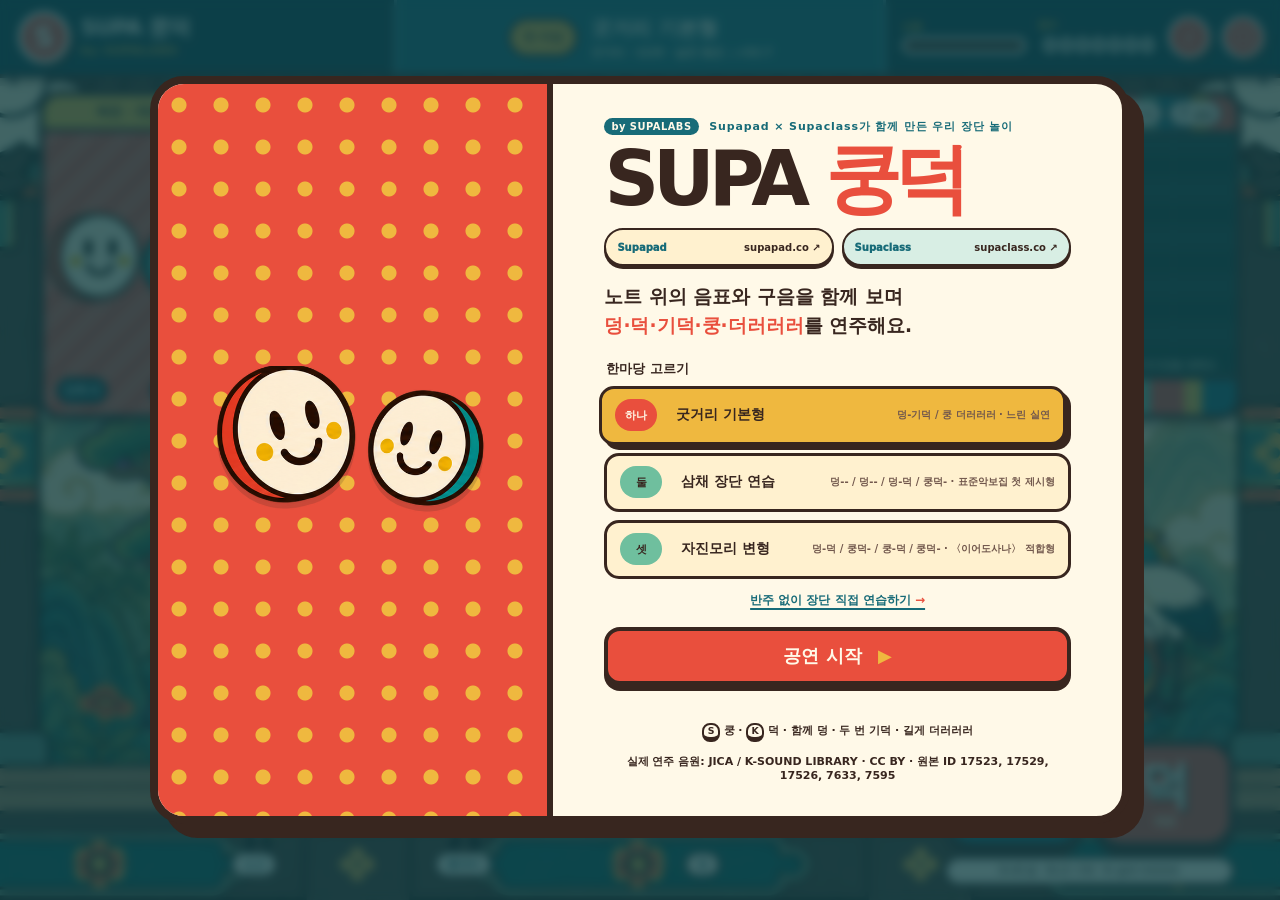
<file: supa-kungdeok/index.html>
<!doctype html>
<html lang="ko">
  <head>
    <meta charset="UTF-8" />
    <meta name="viewport" content="width=device-width, initial-scale=1, viewport-fit=cover" />
    <meta name="theme-color" content="#213f48" />
    <meta name="description" content="Supapad와 Supaclass가 함께 만든 우리 장단 리듬 게임. 덩·덕·기덕·쿵·더러러러를 두 버튼으로 연주해요." />
    <title>SUPA 쿵덕 | Supapad × Supaclass</title>
    <link rel="stylesheet" href="./styles.css?v=20260821countin1" />
  </head>
  <body>
    <main id="game" class="game" data-phase="ready">
      <div class="stage-bg" aria-hidden="true"></div>
      <div class="living-scene" aria-hidden="true">
        <img class="living living--clouds" src="./assets/minhwa/minhwa-clouds.png" alt="" width="357" height="143" draggable="false" />
        <img class="living living--pine" src="./assets/minhwa/minhwa-pine.png" alt="" width="324" height="425" draggable="false" />
        <img class="living living--waves" src="./assets/minhwa/minhwa-waves.png" alt="" width="354" height="175" draggable="false" />
        <img id="livingTiger" class="living living--tiger" src="./assets/minhwa/minhwa-tiger.png" alt="" width="324" height="362" draggable="false" />
        <img class="living living--dragon" src="./assets/minhwa/minhwa-dragon.png" alt="" width="349" height="438" draggable="false" />
        <img class="living living--cranes" src="./assets/minhwa/minhwa-cranes.png" alt="" width="354" height="366" draggable="false" />
        <img id="livingDeer" class="living living--deer" src="./assets/minhwa/minhwa-deer.png" alt="" width="302" height="369" draggable="false" />
        <img class="living living--turtle" src="./assets/minhwa/minhwa-turtle.png" alt="" width="322" height="197" draggable="false" />
      </div>
      <div id="beatWash" class="beat-wash" aria-hidden="true"></div>
      <div id="ribbonLayer" class="ribbon-layer" aria-hidden="true"></div>
      <div id="comboBurst" class="combo-burst" aria-hidden="true"><strong>10</strong><span>이어치기!</span></div>

      <header class="topbar">
        <div class="logo-lockup">
          <span class="logo-lockup__seal">S</span>
          <div><strong>SUPA 쿵덕</strong><small>by SUPALABS</small></div>
        </div>
        <div class="song-info">
          <span id="songBadge" class="song-info__badge">첫 마당</span>
          <div><strong id="songTitle">굿거리 기본형</strong><span id="songMeta">굿거리 · 12/8 · 실연 평균 ♩.=53.7</span></div>
        </div>
        <div class="score-box">
          <div class="score-box__gauge" aria-label="신명 게이지">
            <span>신명</span><div><i id="gaugeFill"></i></div>
          </div>
          <div class="score-box__number"><span>점수</span><strong id="scoreValue">0000000</strong></div>
          <button id="soundButton" class="round-button" type="button" aria-label="소리 끄기" aria-pressed="false">♪</button>
          <button id="fullscreenButton" class="round-button" type="button" aria-label="전체 화면">⛶</button>
        </div>
      </header>

      <section class="playfield" aria-label="장구 연주 레인">
        <aside class="player-panel" aria-label="북편과 채편 캐릭터">
          <div class="player-panel__label">북편 · 채편</div>
          <div id="heroCharacter" class="sprite sprite--janggu" role="img" aria-label="몸통과 팔다리 없이 함께 떠다니는 북편과 채편 캐릭터"></div>
          <div class="player-panel__hits"><span id="perfectMini">반짝 0</span><span id="missMini">놓침 0</span></div>
        </aside>
        <div class="lane-shell">
          <div class="lane-shell__frame" aria-hidden="true"></div>
          <canvas id="gameCanvas" aria-label="오른쪽에서 왼쪽 판정선으로 오는 덩, 덕, 기덕, 쿵, 더러러러 노트와 악보 기호"></canvas>
          <div class="notation-key" aria-hidden="true"><span><b>♩.</b> 한 박</span><span><b>♪</b> 한 소박</span><span><b>♫</b> 기덕</span><span><b>♬</b> 굴림</span></div>
          <div id="judgment" class="judgment" aria-live="polite">준비!</div>
          <div id="timingHint" class="timing-hint">덩·덕·기덕·쿵·더러러러의 타이밍을 맞춰요</div>
          <div id="combo" class="combo"><strong>0</strong><span>이어치기</span></div>
        </div>
      </section>

      <section class="madang" aria-label="악기 캐릭터 공연 무대">
        <div class="support-cast" aria-hidden="true">
          <div class="cast-member cast-member--sogo"><div class="sprite sprite--sogo"></div><span>소고</span></div>
          <div class="cast-member cast-member--kkwaeng"><div class="sprite sprite--kkwaeng"></div><span>꽹과리</span></div>
          <div class="cast-member cast-member--jing"><div class="sprite sprite--jing"></div><span>징</span></div>
        </div>
        <div class="hit-controls" aria-label="연주 버튼">
          <button id="kungButton" class="hit-button hit-button--kung" type="button" data-hit="kung" aria-label="왼손 북편 쿵, 키보드 S" aria-keyshortcuts="S"><kbd data-touch-label="왼손">S</kbd><strong>쿵</strong><span>북편</span></button>
          <button id="deokButton" class="hit-button hit-button--deok" type="button" data-hit="deok" aria-label="오른손 채편 덕, 키보드 K" aria-keyshortcuts="K"><kbd data-touch-label="오른손">K</kbd><strong>덕</strong><span>채편</span></button>
          <p><b>S+K 덩</b> · <b>K×2 기덕</b> · <b>K 길게 더러러러</b></p>
        </div>
      </section>

      <div id="countdown" class="countdown" aria-hidden="true"><span>덩</span></div>

      <section id="startOverlay" class="overlay overlay--open" aria-labelledby="mainTitle">
        <div class="start-card">
          <div class="start-card__hero" aria-hidden="true"><div class="sprite sprite--janggu sprite--cheer"></div></div>
          <div class="start-card__content">
            <p class="eyebrow"><b>by SUPALABS</b> Supapad × Supaclass가 함께 만든 우리 장단 놀이</p>
            <h1 id="mainTitle"><span>SUPA</span> <em>쿵덕</em></h1>
            <nav class="brand-links" aria-label="SUPALABS 서비스 바로가기">
              <a href="https://supapad.co" target="_blank" rel="noreferrer" aria-label="Supapad 새 탭에서 열기"><span>Supapad</span><strong>supapad.co ↗</strong></a>
              <a href="https://supaclass.co" target="_blank" rel="noreferrer" aria-label="Supaclass 새 탭에서 열기"><span>Supaclass</span><strong>supaclass.co ↗</strong></a>
            </nav>
            <p class="lead">노트 위의 음표와 구음을 함께 보며<br /><b>덩·덕·기덕·쿵·더러러러</b>를 연주해요.</p>
            <fieldset class="stage-picker">
              <legend>한마당 고르기</legend>
              <button class="stage-choice is-selected" type="button" data-song="gutgeori"><span>하나</span><strong>굿거리 기본형</strong><small>덩-기덕 / 쿵 더러러러 · 느린 실연</small></button>
              <button class="stage-choice" type="button" data-song="madangsamchae"><span>둘</span><strong>삼채 장단 연습</strong><small>덩-- / 덩-- / 덩-덕 / 쿵덕- · 표준악보집 첫 제시형</small></button>
              <button class="stage-choice" type="button" data-song="jajinmori"><span>셋</span><strong>자진모리 변형</strong><small>덩-덕 / 쿵덕- / 쿵-덕 / 쿵덕- · 〈이어도사나〉 적합형</small></button>
            </fieldset>
            <a class="practice-link" href="./practice.html">반주 없이 장단 직접 연습하기 <span>→</span></a>
            <button id="startButton" class="primary-button" type="button">공연 시작 <span>▶</span></button>
            <p id="startStatus" class="start-status" role="status" aria-live="polite"></p>
            <p class="key-help key-help--keyboard"><kbd>S</kbd> 쿵 · <kbd>K</kbd> 덕 · 함께 덩 · 두 번 기덕 · 길게 더러러러</p>
            <p class="key-help key-help--touch">왼손 쿵 · 오른손 덕 · 함께 덩 · 오른손 두 번 기덕 · 오른손 길게 더러러러</p>
            <p class="key-help">실제 연주 음원: JICA / K-SOUND LIBRARY · CC BY · 원본 ID 17523, 17529, 17526, 7633, 7595</p>
          </div>
        </div>
      </section>

      <section id="resultOverlay" class="overlay" aria-labelledby="resultTitle" aria-hidden="true">
        <div class="result-card">
          <div id="resultStamp" class="result-stamp">얼쑤!</div>
          <p class="eyebrow">한마당을 마쳤어요</p>
          <h2 id="resultTitle">장단이 고르게 이어졌어요</h2>
          <div class="result-score"><span>점수</span><strong id="resultScore">0000000</strong></div>
          <dl class="result-stats">
            <div><dt>반짝!</dt><dd id="perfectCount">0</dd></div><div><dt>좋아!</dt><dd id="greatCount">0</dd></div>
            <div><dt>맞았어요</dt><dd id="goodCount">0</dd></div><div><dt>놓침</dt><dd id="missCount">0</dd></div>
            <div><dt>최대 이어치기</dt><dd id="maxComboCount">0</dd></div><div><dt>박의 고름</dt><dd id="steadinessValue">--</dd></div>
          </dl>
          <p id="resultNote" class="result-note">다섯 장구 구음의 자리를 잘 구별했어요.</p>
          <div class="result-actions"><button id="retryButton" class="primary-button" type="button">다시 치기</button><button id="chooseButton" class="secondary-button" type="button">다른 장단</button></div>
        </div>
      </section>

      <div id="portraitNotice" class="portrait-notice" aria-hidden="true"><span>↻</span><strong>가로로 돌리면 마당이 더 넓어요</strong></div>
    </main>
    <script src="./game.js?v=20260821judge2"></script>
  </body>
</html>
</file>
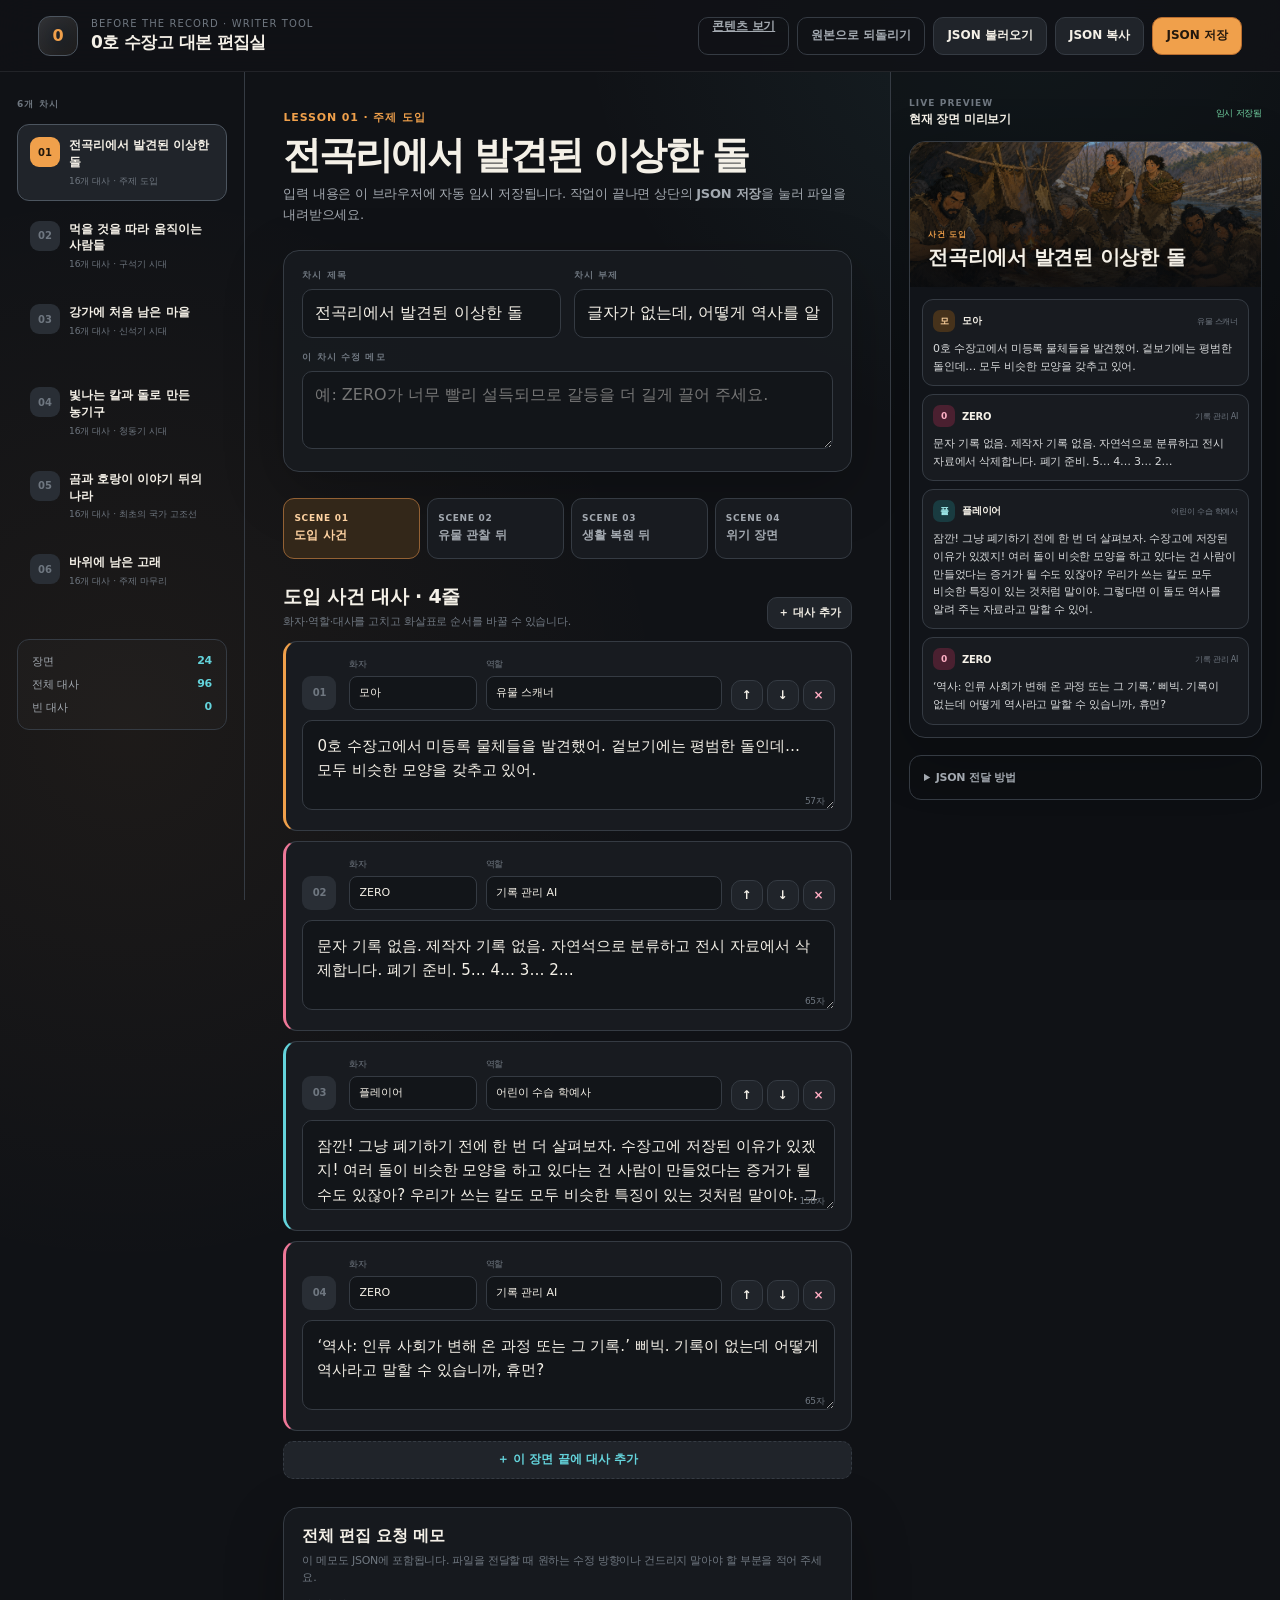
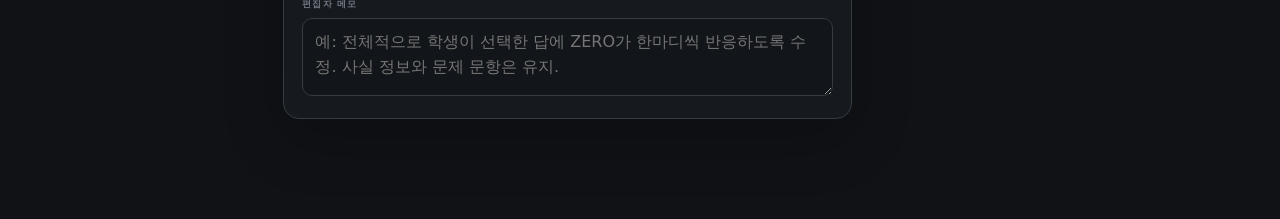
<file: before-the-record/script-editor.html>
<!doctype html>
<html lang="ko">
<head>
  <meta charset="utf-8">
  <meta name="viewport" content="width=device-width, initial-scale=1">
  <meta name="theme-color" content="#111419">
  <title>0호 수장고 · 대본 편집실</title>
  <style>
    :root {
      --bg: #101216;
      --surface: #181b20;
      --surface-2: #20242a;
      --surface-3: #292e35;
      --line: #353b43;
      --line-strong: #4c555f;
      --text: #f4f0e7;
      --muted: #a3a9b0;
      --dim: #6f7780;
      --amber: #f0a04b;
      --amber-soft: #332719;
      --cyan: #64d4dc;
      --cyan-soft: #173034;
      --red: #ee7898;
      --green: #72d2a2;
      --radius: 16px;
      --shadow: 0 18px 60px rgba(0, 0, 0, .24);
    }

    * { box-sizing: border-box; }
    html { color-scheme: dark; scroll-behavior: smooth; }
    body {
      margin: 0;
      min-width: 320px;
      min-height: 100vh;
      background:
        radial-gradient(circle at 80% 0%, rgba(100, 212, 220, .07), transparent 28rem),
        radial-gradient(circle at 10% 40%, rgba(240, 160, 75, .06), transparent 34rem),
        var(--bg);
      color: var(--text);
      font-family: Pretendard, "Noto Sans KR", "Apple SD Gothic Neo", system-ui, sans-serif;
      letter-spacing: -.015em;
    }

    button, input, textarea { font: inherit; }
    button { border: 0; cursor: pointer; }
    button:focus-visible, input:focus-visible, textarea:focus-visible {
      outline: 2px solid var(--cyan);
      outline-offset: 2px;
    }

    .topbar {
      position: sticky;
      z-index: 20;
      top: 0;
      min-height: 72px;
      padding: 12px clamp(16px, 3vw, 38px);
      border-bottom: 1px solid rgba(255,255,255,.08);
      background: rgba(16, 18, 22, .88);
      backdrop-filter: blur(18px);
      display: flex;
      align-items: center;
      justify-content: space-between;
      gap: 16px;
    }

    .brand { display: flex; align-items: center; gap: 13px; min-width: 0; }
    .brand-mark {
      width: 40px;
      height: 40px;
      flex: 0 0 auto;
      border: 1px solid var(--line-strong);
      border-radius: 12px;
      background: linear-gradient(135deg, var(--surface-3), #14171b);
      color: var(--amber);
      display: grid;
      place-items: center;
      font-weight: 900;
      box-shadow: inset 0 0 22px rgba(240,160,75,.07);
    }
    .brand span { display: block; color: var(--dim); font-size: 10px; letter-spacing: .11em; }
    .brand h1 { margin: 2px 0 0; font-size: 17px; letter-spacing: -.035em; }
    .top-actions { display: flex; align-items: center; justify-content: flex-end; gap: 8px; flex-wrap: wrap; }

    .button {
      min-height: 38px;
      padding: 0 13px;
      border: 1px solid var(--line);
      border-radius: 10px;
      background: var(--surface-2);
      color: var(--text);
      font-size: 12px;
      font-weight: 750;
    }
    .button:hover { border-color: var(--line-strong); background: var(--surface-3); }
    .button.primary { border-color: #b86d30; background: var(--amber); color: #23180d; }
    .button.primary:hover { background: #f5ae64; }
    .button.ghost { background: transparent; color: var(--muted); }
    .button.danger { color: #ffabc1; }
    .button.small { min-height: 32px; padding: 0 10px; font-size: 11px; }
    .button.icon { width: 32px; min-height: 30px; padding: 0; }

    .workspace {
      width: min(1720px, 100%);
      min-height: calc(100vh - 72px);
      margin: 0 auto;
      display: grid;
      grid-template-columns: 245px minmax(520px, 1fr) minmax(300px, 390px);
    }

    .lesson-rail {
      position: sticky;
      top: 72px;
      height: calc(100vh - 72px);
      padding: 26px 17px;
      border-right: 1px solid var(--line);
      overflow: auto;
    }
    .rail-label, .field-label, .preview-label {
      display: block;
      color: var(--dim);
      font-size: 9px;
      font-weight: 850;
      letter-spacing: .12em;
      text-transform: uppercase;
    }
    .lesson-list { margin: 13px 0 22px; display: grid; gap: 7px; }
    .lesson-button {
      width: 100%;
      min-height: 76px;
      padding: 12px;
      border: 1px solid transparent;
      border-radius: 12px;
      background: transparent;
      color: var(--text);
      text-align: left;
      display: grid;
      grid-template-columns: 30px 1fr;
      gap: 9px;
    }
    .lesson-button:hover { background: rgba(255,255,255,.035); }
    .lesson-button.active { border-color: var(--line-strong); background: var(--surface-2); }
    .lesson-no {
      width: 30px;
      height: 30px;
      border-radius: 9px;
      background: var(--surface-3);
      color: var(--dim);
      display: grid;
      place-items: center;
      font-size: 10px;
      font-weight: 900;
    }
    .lesson-button.active .lesson-no { background: var(--amber); color: #21170c; }
    .lesson-button b { display: block; font-size: 12px; line-height: 1.4; word-break: keep-all; }
    .lesson-button small { display: block; margin-top: 4px; color: var(--dim); font-size: 9px; }

    .rail-summary {
      padding: 14px;
      border: 1px solid var(--line);
      border-radius: 12px;
      background: rgba(255,255,255,.02);
    }
    .rail-summary div { display: flex; justify-content: space-between; gap: 10px; font-size: 11px; }
    .rail-summary div + div { margin-top: 8px; }
    .rail-summary span { color: var(--muted); }
    .rail-summary b { color: var(--cyan); }

    .editor-main { min-width: 0; padding: 34px clamp(20px, 3vw, 48px) 100px; }
    .editor-heading { margin-bottom: 24px; }
    .lesson-kicker { color: var(--amber); font-size: 11px; font-weight: 900; letter-spacing: .08em; }
    .editor-heading h2 { margin: 8px 0 7px; font-size: clamp(27px, 3vw, 42px); line-height: 1.12; letter-spacing: -.055em; }
    .editor-heading p { margin: 0; color: var(--muted); font-size: 13px; line-height: 1.65; }

    .lesson-fields, .scene-fields, .request-note {
      padding: 18px;
      border: 1px solid var(--line);
      border-radius: var(--radius);
      background: rgba(24, 27, 32, .82);
      box-shadow: var(--shadow);
    }
    .lesson-fields { margin-bottom: 18px; display: grid; grid-template-columns: 1fr 1fr; gap: 13px; }
    .field.full { grid-column: 1 / -1; }
    .field input, .field textarea {
      width: 100%;
      margin-top: 7px;
      border: 1px solid var(--line);
      border-radius: 10px;
      background: #121519;
      color: var(--text);
      padding: 11px 12px;
      line-height: 1.55;
      resize: vertical;
    }
    .field input:hover, .field textarea:hover { border-color: var(--line-strong); }
    .field input:focus, .field textarea:focus { border-color: var(--cyan); }
    .field textarea { min-height: 78px; }

    .scene-tabs {
      margin: 26px 0 14px;
      display: grid;
      grid-template-columns: repeat(4, minmax(0, 1fr));
      gap: 7px;
    }
    .scene-tab {
      min-height: 61px;
      padding: 10px;
      border: 1px solid var(--line);
      border-radius: 11px;
      background: var(--surface);
      color: var(--muted);
      text-align: left;
    }
    .scene-tab span { display: block; font-size: 9px; font-weight: 850; letter-spacing: .08em; }
    .scene-tab b { display: block; margin-top: 4px; color: inherit; font-size: 12px; }
    .scene-tab.active { border-color: #936134; background: var(--amber-soft); color: #ffd3a2; }

    .scene-fields { margin-bottom: 13px; display: grid; grid-template-columns: 1fr 1fr; gap: 12px; }
    .scene-fields[hidden] { display: none; }
    .scene-section-head { margin: 25px 0 12px; display: flex; align-items: flex-end; justify-content: space-between; gap: 16px; }
    .scene-section-head h3 { margin: 0; font-size: 19px; }
    .scene-section-head p { margin: 4px 0 0; color: var(--dim); font-size: 11px; }
    .dialogue-list { display: grid; gap: 10px; }

    .line-card {
      position: relative;
      padding: 16px;
      border: 1px solid var(--line);
      border-radius: 14px;
      background: var(--surface);
    }
    .line-card.zero { border-left: 3px solid var(--red); }
    .line-card.player { border-left: 3px solid var(--cyan); }
    .line-card.moa { border-left: 3px solid var(--amber); }
    .line-card-head { margin-bottom: 10px; display: grid; grid-template-columns: 38px minmax(110px, .7fr) minmax(160px, 1.3fr) auto; align-items: end; gap: 9px; }
    .line-number {
      width: 34px;
      height: 34px;
      border-radius: 9px;
      background: var(--surface-3);
      color: var(--dim);
      display: grid;
      place-items: center;
      font-size: 10px;
      font-weight: 900;
    }
    .compact-input { min-width: 0; }
    .compact-input span { display: block; margin: 0 0 5px; color: var(--dim); font-size: 9px; }
    .compact-input input {
      width: 100%;
      height: 34px;
      border: 1px solid var(--line);
      border-radius: 8px;
      background: #121519;
      color: var(--text);
      padding: 0 9px;
      font-size: 11px;
    }
    .line-tools { display: flex; gap: 4px; }
    .line-text {
      width: 100%;
      min-height: 90px;
      padding: 13px 14px 25px;
      border: 1px solid var(--line);
      border-radius: 10px;
      background: #121519;
      color: var(--text);
      font-size: 15px;
      line-height: 1.65;
      resize: vertical;
    }
    .line-text:focus { border-color: var(--cyan); }
    .char-count { position: absolute; right: 26px; bottom: 22px; color: var(--dim); font-size: 9px; }
    .add-line { width: 100%; margin-top: 10px; border-style: dashed; color: var(--cyan); }

    .request-note { margin-top: 28px; }
    .request-note h3 { margin: 0 0 5px; font-size: 16px; }
    .request-note p { margin: 0 0 12px; color: var(--dim); font-size: 11px; line-height: 1.55; }

    .preview-rail {
      position: sticky;
      top: 72px;
      height: calc(100vh - 72px);
      padding: 26px 18px;
      border-left: 1px solid var(--line);
      background: rgba(12,14,17,.4);
      overflow: auto;
    }
    .preview-head { margin-bottom: 13px; display: flex; align-items: center; justify-content: space-between; gap: 12px; }
    .preview-head b { font-size: 12px; }
    .save-status { color: var(--green); font-size: 9px; }
    .save-status.dirty { color: var(--amber); }
    .preview-card {
      overflow: hidden;
      border: 1px solid var(--line);
      border-radius: 16px;
      background: #111419;
      box-shadow: var(--shadow);
    }
    .preview-scene {
      min-height: 145px;
      padding: 18px;
      background:
        linear-gradient(0deg, rgba(10,12,15,.8), rgba(10,12,15,.1)),
        var(--lesson-image, linear-gradient(135deg,#292e35,#13161a)) center / cover;
      display: flex;
      flex-direction: column;
      justify-content: flex-end;
    }
    .preview-scene span { color: var(--amber); font-size: 8px; font-weight: 900; letter-spacing: .1em; }
    .preview-scene h3 { margin: 5px 0 0; font-size: 20px; line-height: 1.2; text-shadow: 0 2px 18px #000; }
    .preview-lines { padding: 12px; display: grid; gap: 8px; }
    .preview-line { padding: 10px; border: 1px solid var(--line); border-radius: 11px; background: var(--surface); }
    .preview-speaker { display: flex; align-items: center; gap: 7px; }
    .preview-avatar { width: 22px; height: 22px; border-radius: 7px; background: var(--surface-3); display: grid; place-items: center; font-size: 9px; font-weight: 900; }
    .preview-line[data-speaker="ZERO"] .preview-avatar { background: #4a2030; color: #ffb0c5; }
    .preview-line[data-speaker="플레이어"] .preview-avatar { background: #193b40; color: #a8f5f5; }
    .preview-line[data-speaker="모아"] .preview-avatar { background: #46321b; color: #ffd39e; }
    .preview-speaker b { font-size: 10px; }
    .preview-speaker small { margin-left: auto; color: var(--dim); font-size: 8px; }
    .preview-line p { margin: 8px 0 0; color: #d7d9da; font-size: 11px; line-height: 1.6; word-break: keep-all; }
    .preview-empty { padding: 24px 12px; color: var(--dim); text-align: center; font-size: 11px; }

    .format-guide { margin-top: 17px; padding: 14px; border: 1px solid var(--line); border-radius: 12px; }
    .format-guide summary { cursor: pointer; color: var(--muted); font-size: 11px; font-weight: 800; }
    .format-guide p, .format-guide li { color: var(--dim); font-size: 10px; line-height: 1.6; }
    .format-guide ol { padding-left: 18px; }

    .toast {
      position: fixed;
      z-index: 100;
      left: 50%;
      bottom: 24px;
      max-width: min(520px, calc(100% - 30px));
      padding: 12px 16px;
      border: 1px solid var(--line-strong);
      border-radius: 11px;
      background: #262b31;
      color: var(--text);
      box-shadow: var(--shadow);
      font-size: 12px;
      transform: translate(-50%, 20px);
      opacity: 0;
      pointer-events: none;
      transition: .2s ease;
    }
    .toast.show { transform: translate(-50%, 0); opacity: 1; }
    .drop-mask {
      position: fixed;
      z-index: 90;
      inset: 14px;
      border: 2px dashed var(--cyan);
      border-radius: 22px;
      background: rgba(13, 34, 38, .9);
      color: #b7f8fb;
      display: none;
      place-items: center;
      font-size: 20px;
      font-weight: 850;
      pointer-events: none;
    }
    body.dragging .drop-mask { display: grid; }

    @media (max-width: 1180px) {
      .workspace { grid-template-columns: 210px minmax(500px, 1fr); }
      .preview-rail { position: static; grid-column: 2; height: auto; border-left: 0; border-top: 1px solid var(--line); }
      .preview-card { max-width: 680px; }
    }
    @media (max-width: 800px) {
      .topbar { position: relative; align-items: flex-start; flex-direction: column; }
      .top-actions { width: 100%; justify-content: flex-start; }
      .workspace { display: block; }
      .lesson-rail { position: static; height: auto; padding: 16px; border-right: 0; border-bottom: 1px solid var(--line); }
      .lesson-list { display: flex; overflow-x: auto; padding-bottom: 5px; }
      .lesson-button { flex: 0 0 205px; }
      .rail-summary { display: flex; gap: 16px; }
      .rail-summary div + div { margin-top: 0; }
      .editor-main { padding-top: 24px; }
      .preview-rail { padding: 22px 16px 70px; }
    }
    @media (max-width: 580px) {
      .top-actions .button { flex: 1 1 auto; }
      .lesson-fields, .scene-fields { grid-template-columns: 1fr; }
      .field.full { grid-column: auto; }
      .scene-tabs { grid-template-columns: 1fr 1fr; }
      .line-card-head { grid-template-columns: 34px 1fr; }
      .line-tools { grid-column: 2; }
      .scene-section-head { align-items: flex-start; flex-direction: column; }
    }
    @media (prefers-reduced-motion: reduce) {
      * { scroll-behavior: auto !important; transition: none !important; }
    }
  </style>
</head>
<body>
  <header class="topbar">
    <div class="brand">
      <div class="brand-mark">0</div>
      <div>
        <span>BEFORE THE RECORD · WRITER TOOL</span>
        <h1>0호 수장고 대본 편집실</h1>
      </div>
    </div>
    <div class="top-actions">
      <a class="button ghost" href="index.html">콘텐츠 보기</a>
      <button class="button ghost" type="button" id="resetButton">원본으로 되돌리기</button>
      <button class="button" type="button" id="importButton">JSON 불러오기</button>
      <button class="button" type="button" id="copyButton">JSON 복사</button>
      <button class="button primary" type="button" id="exportButton">JSON 저장</button>
      <input type="file" id="fileInput" accept="application/json,.json" hidden>
    </div>
  </header>

  <div class="workspace">
    <aside class="lesson-rail">
      <span class="rail-label">6개 차시</span>
      <nav class="lesson-list" id="lessonList" aria-label="차시 선택"></nav>
      <div class="rail-summary">
        <div><span>장면</span><b id="sceneTotal">24</b></div>
        <div><span>전체 대사</span><b id="lineTotal">0</b></div>
        <div><span>빈 대사</span><b id="emptyTotal">0</b></div>
      </div>
    </aside>

    <main class="editor-main">
      <div class="editor-heading">
        <span class="lesson-kicker" id="lessonKicker">LESSON 01</span>
        <h2 id="lessonHeading">대본을 불러오는 중입니다</h2>
        <p>입력 내용은 이 브라우저에 자동 임시 저장됩니다. 작업이 끝나면 상단의 <b>JSON 저장</b>을 눌러 파일을 내려받으세요.</p>
      </div>

      <section class="lesson-fields" aria-label="차시 기본 정보">
        <label class="field">
          <span class="field-label">차시 제목</span>
          <input id="lessonTitle" autocomplete="off">
        </label>
        <label class="field">
          <span class="field-label">차시 부제</span>
          <input id="lessonSubtitle" autocomplete="off">
        </label>
        <label class="field full">
          <span class="field-label">이 차시 수정 메모</span>
          <textarea id="lessonNote" placeholder="예: ZERO가 너무 빨리 설득되므로 갈등을 더 길게 끌어 주세요."></textarea>
        </label>
      </section>

      <div class="scene-tabs" id="sceneTabs" role="tablist" aria-label="장면 선택"></div>

      <section class="scene-fields" id="sceneFields" aria-label="장면 정보">
        <label class="field">
          <span class="field-label">장면 단계</span>
          <input id="sceneStage" autocomplete="off">
        </label>
        <label class="field">
          <span class="field-label">장면 제목</span>
          <input id="sceneTitle" autocomplete="off">
        </label>
        <label class="field full">
          <span class="field-label">장면 부제</span>
          <input id="sceneSubtitle" autocomplete="off">
        </label>
      </section>

      <div class="scene-section-head">
        <div>
          <h3 id="sceneHeading">대사</h3>
          <p>화자·역할·대사를 고치고 화살표로 순서를 바꿀 수 있습니다.</p>
        </div>
        <button class="button small" type="button" id="addLineTop">＋ 대사 추가</button>
      </div>
      <div class="dialogue-list" id="dialogueList"></div>
      <button class="button add-line" type="button" id="addLineBottom">＋ 이 장면 끝에 대사 추가</button>

      <section class="request-note">
        <h3>전체 편집 요청 메모</h3>
        <p>이 메모도 JSON에 포함됩니다. 파일을 전달할 때 원하는 수정 방향이나 건드리지 말아야 할 부분을 적어 주세요.</p>
        <label class="field">
          <span class="field-label">편집자 메모</span>
          <textarea id="projectNote" placeholder="예: 전체적으로 학생이 선택한 답에 ZERO가 한마디씩 반응하도록 수정. 사실 정보와 문제 문항은 유지."></textarea>
        </label>
      </section>
    </main>

    <aside class="preview-rail">
      <div class="preview-head">
        <div>
          <span class="preview-label">LIVE PREVIEW</span>
          <b>현재 장면 미리보기</b>
        </div>
        <span class="save-status" id="saveStatus">임시 저장됨</span>
      </div>
      <div class="preview-card">
        <div class="preview-scene" id="previewScene">
          <span id="previewStage">SCENE</span>
          <h3 id="previewTitle">장면 제목</h3>
        </div>
        <div class="preview-lines" id="previewLines"></div>
      </div>
      <details class="format-guide">
        <summary>JSON 전달 방법</summary>
        <ol>
          <li>모든 차시의 대본을 자유롭게 수정합니다.</li>
          <li><b>JSON 저장</b>으로 파일을 내려받습니다.</li>
          <li>저장된 JSON을 채팅에 첨부하고 “이대로 반영해 줘”라고 말하면 됩니다.</li>
        </ol>
        <p>JSON에는 이미지나 문제 정답이 들어가지 않고, 대본과 편집 메모만 들어갑니다.</p>
      </details>
    </aside>
  </div>

  <div class="drop-mask">JSON 파일을 놓아 주세요</div>
  <div class="toast" id="toast" role="status" aria-live="polite"></div>
  <datalist id="speakerOptions">
    <option value="모아"></option>
    <option value="ZERO"></option>
    <option value="플레이어"></option>
  </datalist>

  <script src="story.js"></script>
  <script src="question-bank.js"></script>
  <script src="script-revision.js"></script>
  <script>
    (function () {
      'use strict';

      var SCHEMA = 'before-the-record-script-v1';
      var STORAGE_KEY = 'commonsenses.before-the-record.script-editor.v2';
      var SCENES = [
        { key: 'opening', no: '01', label: '도입 사건' },
        { key: 'artifact', no: '02', label: '유물 관찰 뒤' },
        { key: 'reconstruction', no: '03', label: '생활 복원 뒤' },
        { key: 'crisis', no: '04', label: '위기 장면' }
      ];
      var sourceStory = window.BEFORE_RECORD_STORY || [];
      var draft = loadDraft() || buildPayload(sourceStory);
      var activeLessonIndex = 0;
      var activeSceneKey = 'opening';
      var dirty = false;
      var toastTimer = null;

      var els = {
        lessonList: document.getElementById('lessonList'),
        sceneTabs: document.getElementById('sceneTabs'),
        dialogueList: document.getElementById('dialogueList'),
        lessonKicker: document.getElementById('lessonKicker'),
        lessonHeading: document.getElementById('lessonHeading'),
        lessonTitle: document.getElementById('lessonTitle'),
        lessonSubtitle: document.getElementById('lessonSubtitle'),
        lessonNote: document.getElementById('lessonNote'),
        sceneFields: document.getElementById('sceneFields'),
        sceneStage: document.getElementById('sceneStage'),
        sceneTitle: document.getElementById('sceneTitle'),
        sceneSubtitle: document.getElementById('sceneSubtitle'),
        sceneHeading: document.getElementById('sceneHeading'),
        projectNote: document.getElementById('projectNote'),
        previewScene: document.getElementById('previewScene'),
        previewStage: document.getElementById('previewStage'),
        previewTitle: document.getElementById('previewTitle'),
        previewLines: document.getElementById('previewLines'),
        saveStatus: document.getElementById('saveStatus'),
        sceneTotal: document.getElementById('sceneTotal'),
        lineTotal: document.getElementById('lineTotal'),
        emptyTotal: document.getElementById('emptyTotal'),
        fileInput: document.getElementById('fileInput'),
        toast: document.getElementById('toast')
      };

      if (!sourceStory.length) {
        showToast('원본 대본을 불러오지 못했습니다. story.js 파일 위치를 확인해 주세요.');
        return;
      }

      bindStaticEvents();
      renderAll();

      function clone(value) {
        return JSON.parse(JSON.stringify(value));
      }

      function buildPayload(story) {
        return {
          schema: SCHEMA,
          project: 'before-the-record',
          editorNote: '',
          exportedAt: null,
          lessons: story.map(function (lesson) {
            var beats = lesson.storyBeats || {};
            var scenes = {
              opening: {
                stage: '사건 도입',
                title: lesson.title,
                subtitle: lesson.subtitle,
                lines: clone(lesson.story || [])
              }
            };
            SCENES.slice(1).forEach(function (scene) {
              var beat = beats[scene.key] || {};
              scenes[scene.key] = {
                stage: beat.stage || '',
                title: beat.title || '',
                subtitle: beat.subtitle || '',
                lines: clone(beat.lines || [])
              };
            });
            return {
              id: lesson.id,
              no: lesson.no,
              era: lesson.era,
              title: lesson.title,
              subtitle: lesson.subtitle,
              hero: lesson.hero,
              note: '',
              scenes: scenes
            };
          })
        };
      }

      function normalizePayload(input) {
        if (!input || input.schema !== SCHEMA || !Array.isArray(input.lessons)) {
          throw new Error('이 편집기에서 저장한 JSON 형식이 아닙니다.');
        }
        var sourceById = {};
        sourceStory.forEach(function (lesson) { sourceById[lesson.id] = lesson; });
        if (input.lessons.length !== sourceStory.length) {
          throw new Error('차시 수가 맞지 않습니다. 현재 콘텐츠는 ' + sourceStory.length + '개 차시입니다.');
        }
        var normalized = buildPayload(sourceStory);
        normalized.editorNote = typeof input.editorNote === 'string' ? input.editorNote : '';
        normalized.lessons = input.lessons.map(function (lesson, index) {
          var source = sourceById[lesson.id];
          if (!source) throw new Error((index + 1) + '번째 차시 ID를 찾을 수 없습니다.');
          var output = {
            id: source.id,
            no: source.no,
            era: source.era,
            title: cleanString(lesson.title, source.title),
            subtitle: cleanString(lesson.subtitle, source.subtitle),
            hero: source.hero,
            note: typeof lesson.note === 'string' ? lesson.note : '',
            scenes: {}
          };
          SCENES.forEach(function (scene) {
            var fallback = normalized.lessons[source.no - 1].scenes[scene.key];
            var incoming = lesson.scenes && lesson.scenes[scene.key];
            if (!incoming || !Array.isArray(incoming.lines)) {
              throw new Error(source.no + '차시의 ' + scene.label + ' 대사가 없습니다.');
            }
            output.scenes[scene.key] = {
              stage: cleanString(incoming.stage, fallback.stage),
              title: cleanString(incoming.title, fallback.title),
              subtitle: cleanString(incoming.subtitle, fallback.subtitle),
              lines: incoming.lines.map(function (line) {
                return {
                  speaker: cleanString(line.speaker, '플레이어'),
                  role: typeof line.role === 'string' ? line.role : '',
                  text: typeof line.text === 'string' ? line.text : ''
                };
              })
            };
          });
          return output;
        });
        return normalized;
      }

      function cleanString(value, fallback) {
        return typeof value === 'string' ? value : fallback;
      }

      function loadDraft() {
        try {
          var saved = localStorage.getItem(STORAGE_KEY);
          return saved ? normalizePayload(JSON.parse(saved)) : null;
        } catch (error) {
          localStorage.removeItem(STORAGE_KEY);
          return null;
        }
      }

      function persist() {
        try {
          localStorage.setItem(STORAGE_KEY, JSON.stringify(draft));
          els.saveStatus.textContent = '임시 저장됨';
          els.saveStatus.classList.remove('dirty');
        } catch (error) {
          els.saveStatus.textContent = '저장 실패';
          els.saveStatus.classList.add('dirty');
        }
      }

      function markChanged() {
        dirty = true;
        els.saveStatus.textContent = '수정 중…';
        els.saveStatus.classList.add('dirty');
        window.clearTimeout(markChanged.timer);
        markChanged.timer = window.setTimeout(persist, 240);
        renderStats();
      }

      function currentLesson() { return draft.lessons[activeLessonIndex]; }
      function currentScene() { return currentLesson().scenes[activeSceneKey]; }
      function sceneMeta(key) { return SCENES.filter(function (scene) { return scene.key === key; })[0]; }

      function renderAll() {
        renderLessonNav();
        renderSceneTabs();
        renderEditor();
        renderStats();
      }

      function renderLessonNav() {
        els.lessonList.innerHTML = '';
        draft.lessons.forEach(function (lesson, index) {
          var button = document.createElement('button');
          button.type = 'button';
          button.className = 'lesson-button' + (index === activeLessonIndex ? ' active' : '');
          button.setAttribute('aria-current', index === activeLessonIndex ? 'page' : 'false');
          var number = document.createElement('span');
          number.className = 'lesson-no';
          number.textContent = String(lesson.no).padStart(2, '0');
          var copy = document.createElement('span');
          var title = document.createElement('b');
          title.textContent = lesson.title;
          var meta = document.createElement('small');
          meta.textContent = countLessonLines(lesson) + '개 대사 · ' + lesson.era;
          copy.appendChild(title);
          copy.appendChild(meta);
          button.appendChild(number);
          button.appendChild(copy);
          button.addEventListener('click', function () {
            activeLessonIndex = index;
            renderAll();
            window.scrollTo({ top: 0, behavior: 'smooth' });
          });
          els.lessonList.appendChild(button);
        });
      }

      function renderSceneTabs() {
        els.sceneTabs.innerHTML = '';
        SCENES.forEach(function (scene) {
          var button = document.createElement('button');
          button.type = 'button';
          button.role = 'tab';
          button.className = 'scene-tab' + (scene.key === activeSceneKey ? ' active' : '');
          button.setAttribute('aria-selected', scene.key === activeSceneKey ? 'true' : 'false');
          var no = document.createElement('span');
          no.textContent = 'SCENE ' + scene.no;
          var label = document.createElement('b');
          label.textContent = scene.label;
          button.appendChild(no);
          button.appendChild(label);
          button.addEventListener('click', function () {
            activeSceneKey = scene.key;
            renderSceneTabs();
            renderEditor();
          });
          els.sceneTabs.appendChild(button);
        });
      }

      function renderEditor() {
        var lesson = currentLesson();
        var scene = currentScene();
        var meta = sceneMeta(activeSceneKey);
        els.lessonKicker.textContent = 'LESSON ' + String(lesson.no).padStart(2, '0') + ' · ' + lesson.era;
        els.lessonHeading.textContent = lesson.title;
        els.lessonTitle.value = lesson.title;
        els.lessonSubtitle.value = lesson.subtitle;
        els.lessonNote.value = lesson.note;
        els.projectNote.value = draft.editorNote || '';
        els.sceneStage.value = scene.stage;
        els.sceneTitle.value = scene.title;
        els.sceneSubtitle.value = scene.subtitle;
        els.sceneFields.hidden = activeSceneKey === 'opening';
        els.sceneHeading.textContent = meta.label + ' 대사 · ' + scene.lines.length + '줄';
        renderDialogueLines();
        renderPreview();
      }

      function renderDialogueLines() {
        var lines = currentScene().lines;
        els.dialogueList.innerHTML = '';
        lines.forEach(function (line, index) {
          var card = document.createElement('article');
          card.className = 'line-card ' + speakerClass(line.speaker);
          card.dataset.index = index;

          var head = document.createElement('div');
          head.className = 'line-card-head';
          var number = document.createElement('span');
          number.className = 'line-number';
          number.textContent = String(index + 1).padStart(2, '0');
          head.appendChild(number);
          head.appendChild(compactField('화자', line.speaker, 'speaker', index, true));
          head.appendChild(compactField('역할', line.role, 'role', index, false));

          var tools = document.createElement('div');
          tools.className = 'line-tools';
          tools.appendChild(toolButton('↑', '위로 이동', function () { moveLine(index, -1); }, index === 0));
          tools.appendChild(toolButton('↓', '아래로 이동', function () { moveLine(index, 1); }, index === lines.length - 1));
          tools.appendChild(toolButton('×', '대사 삭제', function () { removeLine(index); }, false, true));
          head.appendChild(tools);
          card.appendChild(head);

          var textarea = document.createElement('textarea');
          textarea.className = 'line-text';
          textarea.value = line.text;
          textarea.setAttribute('aria-label', (index + 1) + '번 대사');
          textarea.addEventListener('input', function () {
            line.text = textarea.value;
            count.textContent = textarea.value.length + '자';
            renderPreview();
            markChanged();
          });
          card.appendChild(textarea);
          var count = document.createElement('span');
          count.className = 'char-count';
          count.textContent = line.text.length + '자';
          card.appendChild(count);
          els.dialogueList.appendChild(card);
        });
      }

      function compactField(label, value, key, index, hasList) {
        var wrapper = document.createElement('label');
        wrapper.className = 'compact-input';
        var title = document.createElement('span');
        title.textContent = label;
        var input = document.createElement('input');
        input.value = value;
        input.autocomplete = 'off';
        if (hasList) input.setAttribute('list', 'speakerOptions');
        input.addEventListener('input', function () {
          currentScene().lines[index][key] = input.value;
          if (key === 'speaker') {
            var card = input.closest('.line-card');
            card.className = 'line-card ' + speakerClass(input.value);
          }
          renderPreview();
          markChanged();
        });
        wrapper.appendChild(title);
        wrapper.appendChild(input);
        return wrapper;
      }

      function toolButton(text, label, action, disabled, danger) {
        var button = document.createElement('button');
        button.type = 'button';
        button.className = 'button icon' + (danger ? ' danger' : '');
        button.textContent = text;
        button.title = label;
        button.setAttribute('aria-label', label);
        button.disabled = disabled;
        button.addEventListener('click', action);
        return button;
      }

      function speakerClass(speaker) {
        if (speaker === 'ZERO') return 'zero';
        if (speaker === '플레이어') return 'player';
        if (speaker === '모아') return 'moa';
        return '';
      }

      function renderPreview() {
        var lesson = currentLesson();
        var scene = currentScene();
        els.previewScene.style.setProperty('--lesson-image', 'linear-gradient(0deg, rgba(10,12,15,.64), rgba(10,12,15,.12)), url("' + lesson.hero + '")');
        els.previewStage.textContent = scene.stage || sceneMeta(activeSceneKey).label;
        els.previewTitle.textContent = scene.title || lesson.title;
        els.previewLines.innerHTML = '';
        if (!scene.lines.length) {
          var empty = document.createElement('div');
          empty.className = 'preview-empty';
          empty.textContent = '이 장면에 대사가 없습니다.';
          els.previewLines.appendChild(empty);
          return;
        }
        scene.lines.forEach(function (line) {
          var item = document.createElement('div');
          item.className = 'preview-line';
          item.dataset.speaker = line.speaker;
          var who = document.createElement('div');
          who.className = 'preview-speaker';
          var avatar = document.createElement('span');
          avatar.className = 'preview-avatar';
          avatar.textContent = line.speaker === 'ZERO' ? '0' : line.speaker.charAt(0) || '?';
          var name = document.createElement('b');
          name.textContent = line.speaker || '화자 없음';
          var role = document.createElement('small');
          role.textContent = line.role;
          who.appendChild(avatar);
          who.appendChild(name);
          who.appendChild(role);
          var text = document.createElement('p');
          text.textContent = line.text || '(빈 대사)';
          item.appendChild(who);
          item.appendChild(text);
          els.previewLines.appendChild(item);
        });
      }

      function renderStats() {
        var lineCount = 0;
        var emptyCount = 0;
        draft.lessons.forEach(function (lesson) {
          SCENES.forEach(function (scene) {
            lesson.scenes[scene.key].lines.forEach(function (line) {
              lineCount += 1;
              if (!line.text.trim()) emptyCount += 1;
            });
          });
        });
        els.sceneTotal.textContent = draft.lessons.length * SCENES.length;
        els.lineTotal.textContent = lineCount;
        els.emptyTotal.textContent = emptyCount;
      }

      function countLessonLines(lesson) {
        return SCENES.reduce(function (total, scene) {
          return total + lesson.scenes[scene.key].lines.length;
        }, 0);
      }

      function moveLine(index, direction) {
        var lines = currentScene().lines;
        var target = index + direction;
        if (target < 0 || target >= lines.length) return;
        var line = lines.splice(index, 1)[0];
        lines.splice(target, 0, line);
        markChanged();
        renderDialogueLines();
        renderPreview();
      }

      function removeLine(index) {
        currentScene().lines.splice(index, 1);
        markChanged();
        renderEditor();
      }

      function addLine() {
        currentScene().lines.push({
          speaker: '플레이어',
          role: '어린이 수습 학예사',
          text: ''
        });
        markChanged();
        renderEditor();
        var cards = els.dialogueList.querySelectorAll('.line-card');
        var last = cards[cards.length - 1];
        if (last) {
          last.scrollIntoView({ behavior: 'smooth', block: 'center' });
          last.querySelector('.line-text').focus();
        }
      }

      function bindStaticEvents() {
        els.lessonTitle.addEventListener('input', function () {
          currentLesson().title = els.lessonTitle.value;
          currentLesson().scenes.opening.title = els.lessonTitle.value;
          els.lessonHeading.textContent = els.lessonTitle.value;
          renderLessonNav();
          renderPreview();
          markChanged();
        });
        els.lessonSubtitle.addEventListener('input', function () {
          currentLesson().subtitle = els.lessonSubtitle.value;
          currentLesson().scenes.opening.subtitle = els.lessonSubtitle.value;
          markChanged();
        });
        els.lessonNote.addEventListener('input', function () {
          currentLesson().note = els.lessonNote.value;
          markChanged();
        });
        els.projectNote.addEventListener('input', function () {
          draft.editorNote = els.projectNote.value;
          markChanged();
        });
        [['sceneStage', 'stage'], ['sceneTitle', 'title'], ['sceneSubtitle', 'subtitle']].forEach(function (pair) {
          els[pair[0]].addEventListener('input', function () {
            currentScene()[pair[1]] = els[pair[0]].value;
            renderPreview();
            markChanged();
          });
        });
        document.getElementById('addLineTop').addEventListener('click', addLine);
        document.getElementById('addLineBottom').addEventListener('click', addLine);
        document.getElementById('importButton').addEventListener('click', function () { els.fileInput.click(); });
        document.getElementById('copyButton').addEventListener('click', copyJson);
        document.getElementById('exportButton').addEventListener('click', exportJson);
        document.getElementById('resetButton').addEventListener('click', resetDraft);
        els.fileInput.addEventListener('change', function () {
          if (els.fileInput.files[0]) readJsonFile(els.fileInput.files[0]);
          els.fileInput.value = '';
        });
        window.addEventListener('beforeunload', function (event) {
          if (!dirty) return;
          event.preventDefault();
          event.returnValue = '';
        });
        document.addEventListener('dragenter', dragOn);
        document.addEventListener('dragover', dragOn);
        document.addEventListener('dragleave', function (event) {
          if (!event.relatedTarget) document.body.classList.remove('dragging');
        });
        document.addEventListener('drop', function (event) {
          event.preventDefault();
          document.body.classList.remove('dragging');
          var file = event.dataTransfer.files && event.dataTransfer.files[0];
          if (file) readJsonFile(file);
        });
      }

      function dragOn(event) {
        event.preventDefault();
        document.body.classList.add('dragging');
      }

      function validationErrors() {
        var errors = [];
        draft.lessons.forEach(function (lesson) {
          if (!lesson.title.trim()) errors.push(lesson.no + '차시 제목이 비어 있습니다.');
          SCENES.forEach(function (sceneMetaItem) {
            var scene = lesson.scenes[sceneMetaItem.key];
            if (!scene.lines.length) errors.push(lesson.no + '차시 ' + sceneMetaItem.label + '에 대사가 없습니다.');
            scene.lines.forEach(function (line, index) {
              if (!line.speaker.trim()) errors.push(lesson.no + '차시 ' + sceneMetaItem.label + ' ' + (index + 1) + '번 화자가 비어 있습니다.');
              if (!line.text.trim()) errors.push(lesson.no + '차시 ' + sceneMetaItem.label + ' ' + (index + 1) + '번 대사가 비어 있습니다.');
            });
          });
        });
        return errors;
      }

      function jsonText() {
        var output = clone(draft);
        output.exportedAt = new Date().toISOString();
        return JSON.stringify(output, null, 2);
      }

      function exportJson() {
        var errors = validationErrors();
        if (errors.length && !window.confirm('빈 항목이 ' + errors.length + '개 있습니다. 그래도 JSON을 저장할까요?')) return;
        var blob = new Blob([jsonText()], { type: 'application/json;charset=utf-8' });
        var href = URL.createObjectURL(blob);
        var anchor = document.createElement('a');
        var date = new Date().toISOString().slice(0, 10);
        anchor.href = href;
        anchor.download = 'before-the-record-script-' + date + '.json';
        document.body.appendChild(anchor);
        anchor.click();
        anchor.remove();
        URL.revokeObjectURL(href);
        dirty = false;
        persist();
        showToast('JSON 파일을 저장했습니다. 이 파일을 채팅에 첨부해 주세요.');
      }

      function copyJson() {
        var text = jsonText();
        if (navigator.clipboard && window.isSecureContext) {
          navigator.clipboard.writeText(text).then(function () {
            showToast('JSON 전체를 클립보드에 복사했습니다.');
          }).catch(function () { fallbackCopy(text); });
        } else {
          fallbackCopy(text);
        }
      }

      function fallbackCopy(text) {
        var textarea = document.createElement('textarea');
        textarea.value = text;
        textarea.style.position = 'fixed';
        textarea.style.opacity = '0';
        document.body.appendChild(textarea);
        textarea.select();
        var copied = document.execCommand('copy');
        textarea.remove();
        showToast(copied ? 'JSON 전체를 클립보드에 복사했습니다.' : '복사하지 못했습니다. JSON 저장을 이용해 주세요.');
      }

      function readJsonFile(file) {
        var reader = new FileReader();
        reader.onload = function () {
          try {
            draft = normalizePayload(JSON.parse(reader.result));
            activeLessonIndex = 0;
            activeSceneKey = 'opening';
            dirty = true;
            persist();
            renderAll();
            showToast('JSON 대본을 불러왔습니다.');
          } catch (error) {
            showToast('불러오기 실패: ' + error.message);
          }
        };
        reader.onerror = function () { showToast('파일을 읽지 못했습니다.'); };
        reader.readAsText(file, 'utf-8');
      }

      function resetDraft() {
        if (!window.confirm('현재 편집 내용을 모두 지우고 웹콘텐츠의 원본 대본으로 되돌릴까요?')) return;
        draft = buildPayload(sourceStory);
        activeLessonIndex = 0;
        activeSceneKey = 'opening';
        dirty = false;
        persist();
        renderAll();
        showToast('원본 대본으로 되돌렸습니다.');
      }

      function showToast(message) {
        window.clearTimeout(toastTimer);
        els.toast.textContent = message;
        els.toast.classList.add('show');
        toastTimer = window.setTimeout(function () { els.toast.classList.remove('show'); }, 2600);
      }
    })();
  </script>
</body>
</html>
</file>
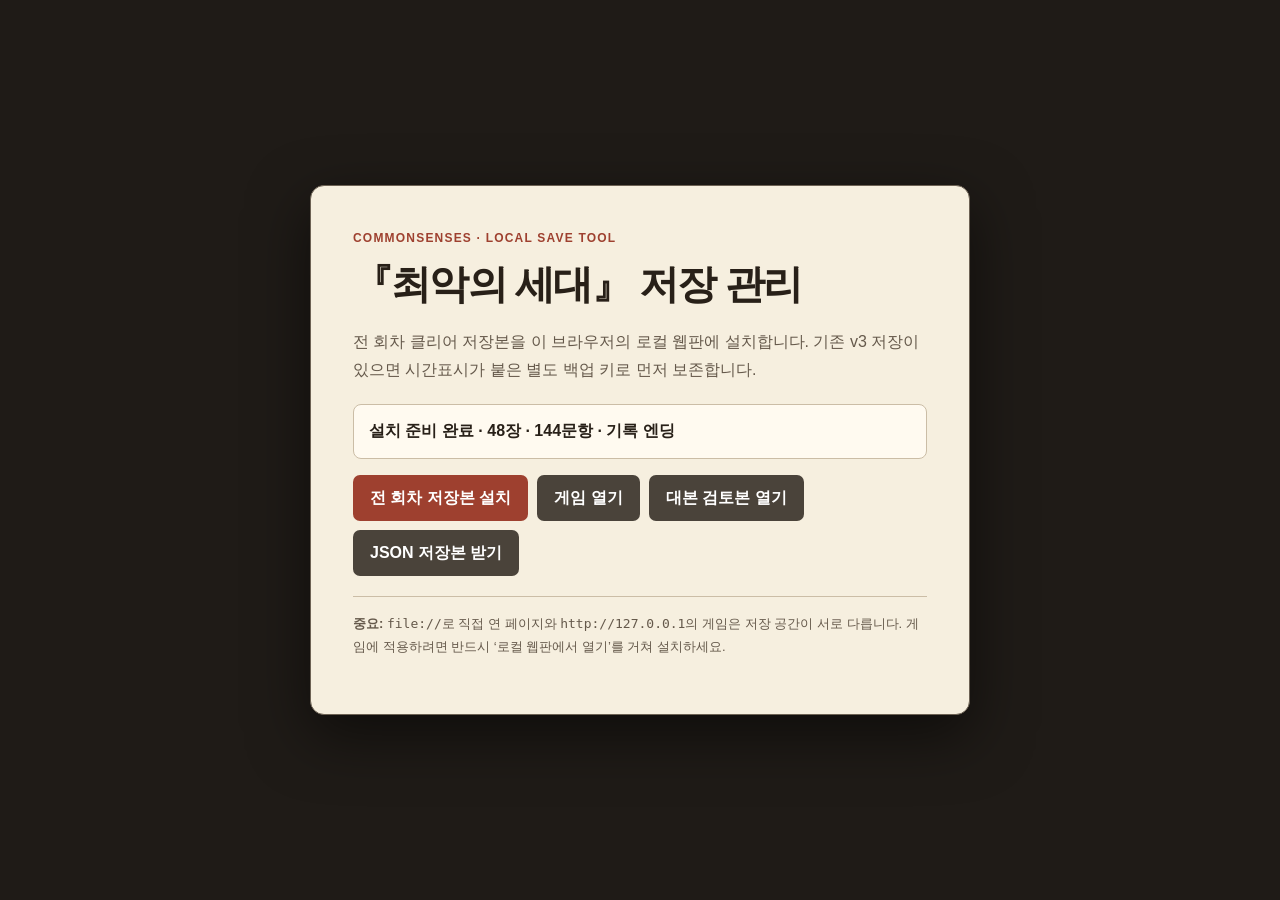
<file: longest-generation/save-loader-temp.html>
<!doctype html>
<html lang="ko">
<head>
  <meta charset="utf-8">
  <meta http-equiv="refresh" content="0;url=save-loader.html">
  <title>저장 관리로 이동</title>
</head>
<body>
  <p><a href="save-loader.html">『최악의 세대』 저장 관리 열기</a></p>
</body>
</html>
</file>
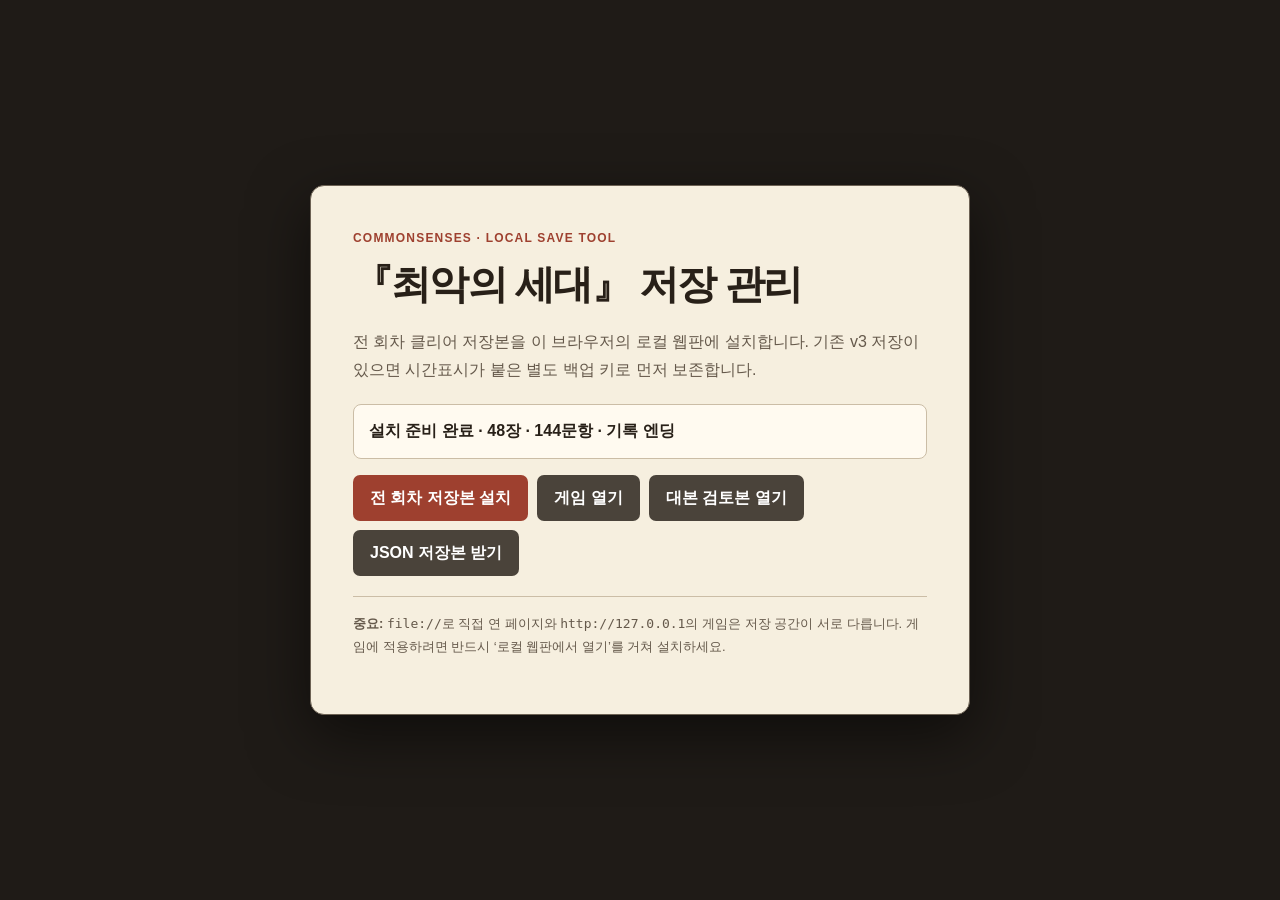
<file: longest-generation/save-loader.html>
<!doctype html>
<html lang="ko">
<head>
  <meta charset="utf-8">
  <meta name="viewport" content="width=device-width,initial-scale=1">
  <title>최악의 세대 · 저장 관리</title>
  <style>
    :root{color-scheme:light;--ink:#282018;--paper:#f6efdf;--line:#cbbda6;--accent:#9e402f;--muted:#65594b}
    *{box-sizing:border-box}
    body{display:grid;min-height:100vh;margin:0;padding:20px;place-items:center;background:#1f1b17;color:var(--ink);font-family:Arial,"Malgun Gothic","Apple SD Gothic Neo",sans-serif}
    main{width:min(660px,100%);padding:clamp(26px,6vw,42px);border:1px solid #6d6254;border-radius:14px;background:var(--paper);box-shadow:0 20px 60px #0008}
    .eyebrow{margin:0 0 8px;color:var(--accent);font-size:12px;font-weight:900;letter-spacing:.1em}
    h1{margin:0 0 12px;font-size:clamp(27px,5vw,40px);letter-spacing:-.045em}
    p{line-height:1.75;color:var(--muted)}
    .status{margin:20px 0 8px;padding:14px 15px;border:1px solid var(--line);border-radius:8px;background:#fffaf0;font-weight:800;line-height:1.55}
    .actions{display:flex;flex-wrap:wrap;gap:9px;margin-top:16px}
    button,a{display:inline-flex;align-items:center;justify-content:center;min-height:46px;padding:11px 16px;border:1px solid transparent;border-radius:7px;background:#4a433a;color:#fff;font:inherit;font-weight:800;text-decoration:none;cursor:pointer}
    button.primary,a.primary{background:var(--accent)}
    button:disabled{cursor:not-allowed;opacity:.45}
    .note{margin-top:20px;padding-top:16px;border-top:1px solid var(--line);font-size:13px}
    [hidden]{display:none!important}
  </style>
</head>
<body>
  <main>
    <p class="eyebrow">COMMONSENSES · LOCAL SAVE TOOL</p>
    <h1>『최악의 세대』 저장 관리</h1>
    <p>전 회차 클리어 저장본을 이 브라우저의 로컬 웹판에 설치합니다. 기존 v3 저장이 있으면 시간표시가 붙은 별도 백업 키로 먼저 보존합니다.</p>
    <div class="status" id="status">실행 환경을 확인하는 중…</div>
    <div class="actions">
      <a class="primary" id="openWeb" href="http://127.0.0.1:8766/longest-generation/save-loader.html" hidden>로컬 웹판에서 열기</a>
      <button class="primary" id="install" type="button" hidden>전 회차 저장본 설치</button>
      <a id="game" href="./">게임 열기</a>
      <a id="review" href="story-review.html">대본 검토본 열기</a>
      <a id="download" href="all-clear-save.json" download>JSON 저장본 받기</a>
    </div>
    <p class="note"><b>중요:</b> <code>file://</code>로 직접 연 페이지와 <code>http://127.0.0.1</code>의 게임은 저장 공간이 서로 다릅니다. 게임에 적용하려면 반드시 ‘로컬 웹판에서 열기’를 거쳐 설치하세요.</p>
  </main>
  <script>
  (function(){
    'use strict';
    var key='commonsenses.longest-generation.v3';
    var status=document.getElementById('status'),install=document.getElementById('install'),openWeb=document.getElementById('openWeb');
    if(location.protocol==='file:'){
      status.textContent='파일은 정상입니다. 다만 게임 저장 적용은 로컬 웹 주소에서 해야 합니다.';
      document.getElementById('game').href='http://127.0.0.1:8766/longest-generation/';
      document.getElementById('game').textContent='로컬 웹 게임 열기';
      openWeb.hidden=false;
      return;
    }
    fetch('all-clear-save.json',{cache:'no-store'}).then(function(response){
      if(!response.ok)throw new Error('JSON 저장본을 읽지 못했습니다.');
      return response.json();
    }).then(function(save){
      if(save.schema!==3||save.storyLength!==48||!Array.isArray(save.completed)||save.completed.length!==48)throw new Error('저장본 형식이 올바르지 않습니다.');
      status.textContent='설치 준비 완료 · 48장 · 144문항 · 기록 엔딩';
      install.hidden=false;
      install.addEventListener('click',function(){
        try{
          var old=localStorage.getItem(key);
          if(old)localStorage.setItem(key+'.backup.'+Date.now(),old);
          localStorage.setItem(key,JSON.stringify(save));
          status.textContent='설치 완료 · 게임 열기를 누르면 144 / 144 기록을 확인할 수 있습니다.';
          install.hidden=true;
        }catch(error){
          status.textContent='설치 실패 · 브라우저의 사이트 데이터 저장 권한을 확인해 주세요.';
        }
      });
    }).catch(function(error){
      status.textContent=error.message;
      install.hidden=true;
    });
  })();
  </script>
</body>
</html>
</file>
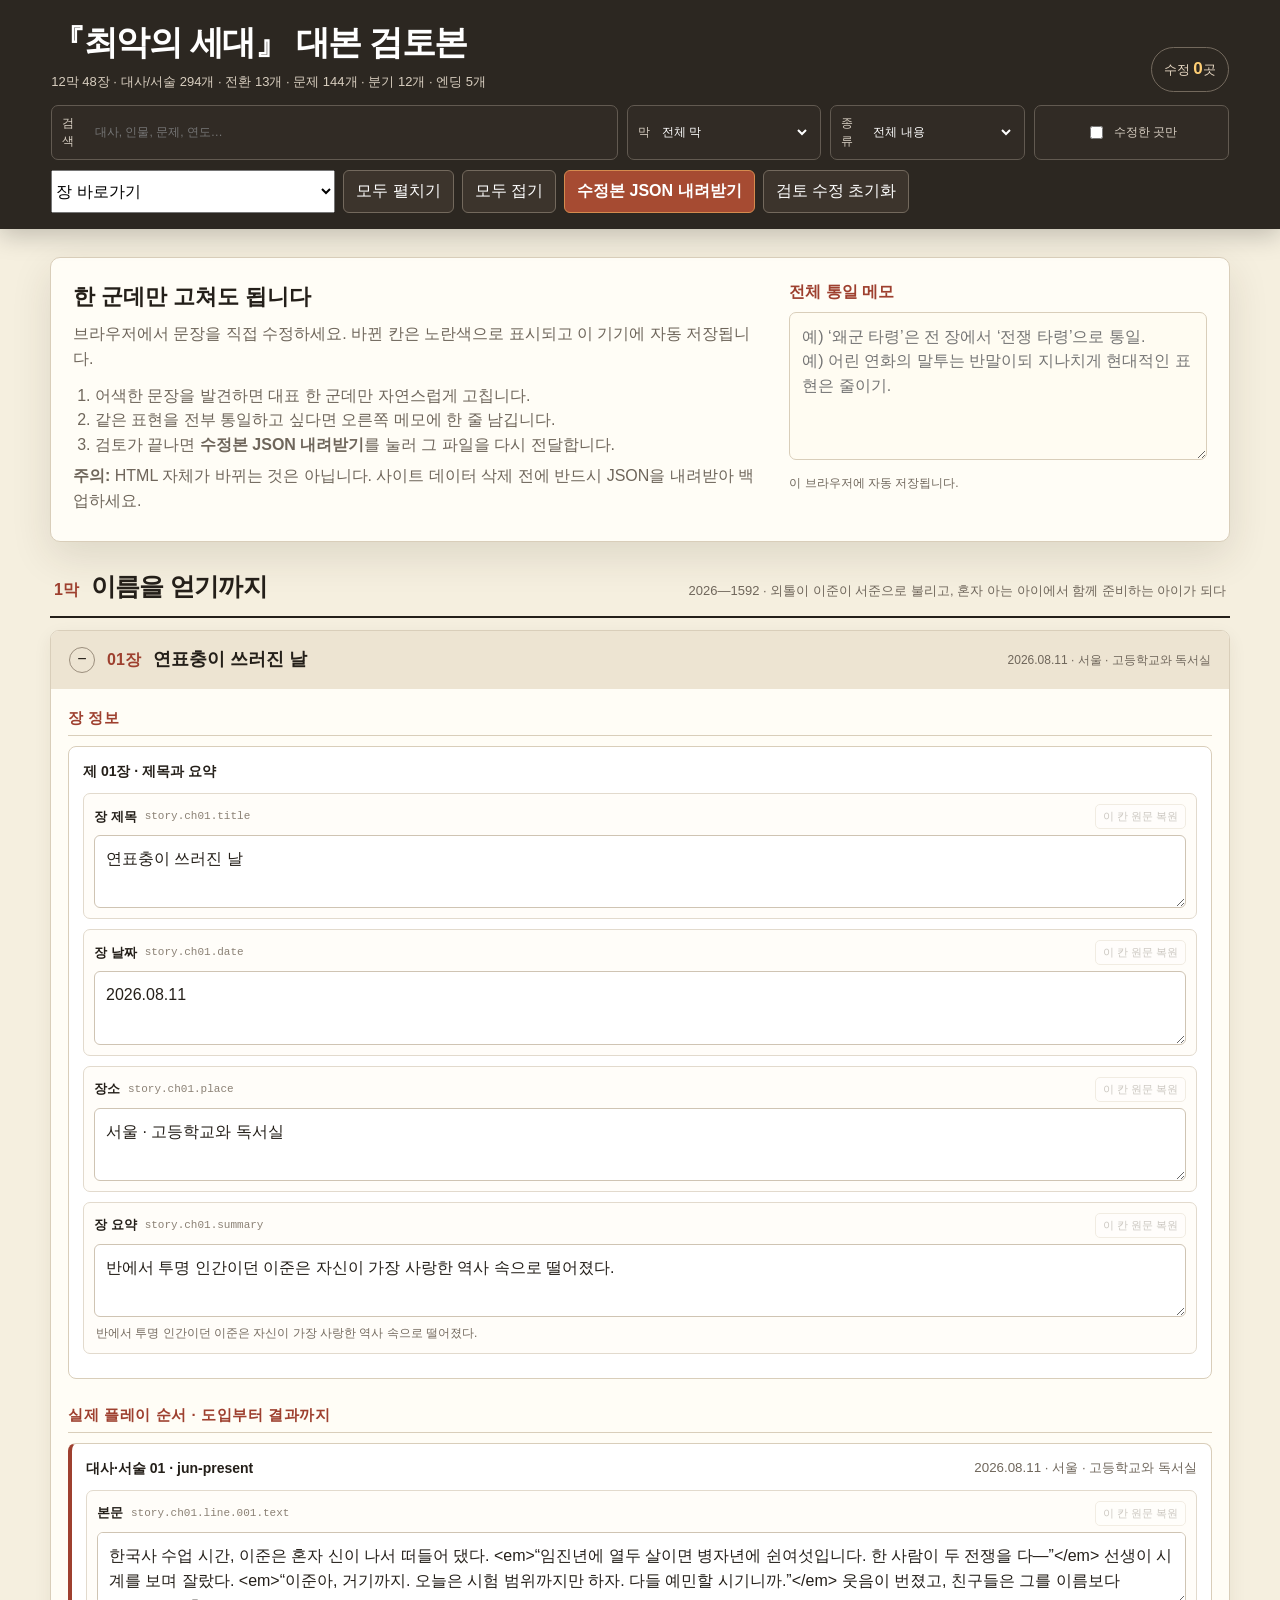
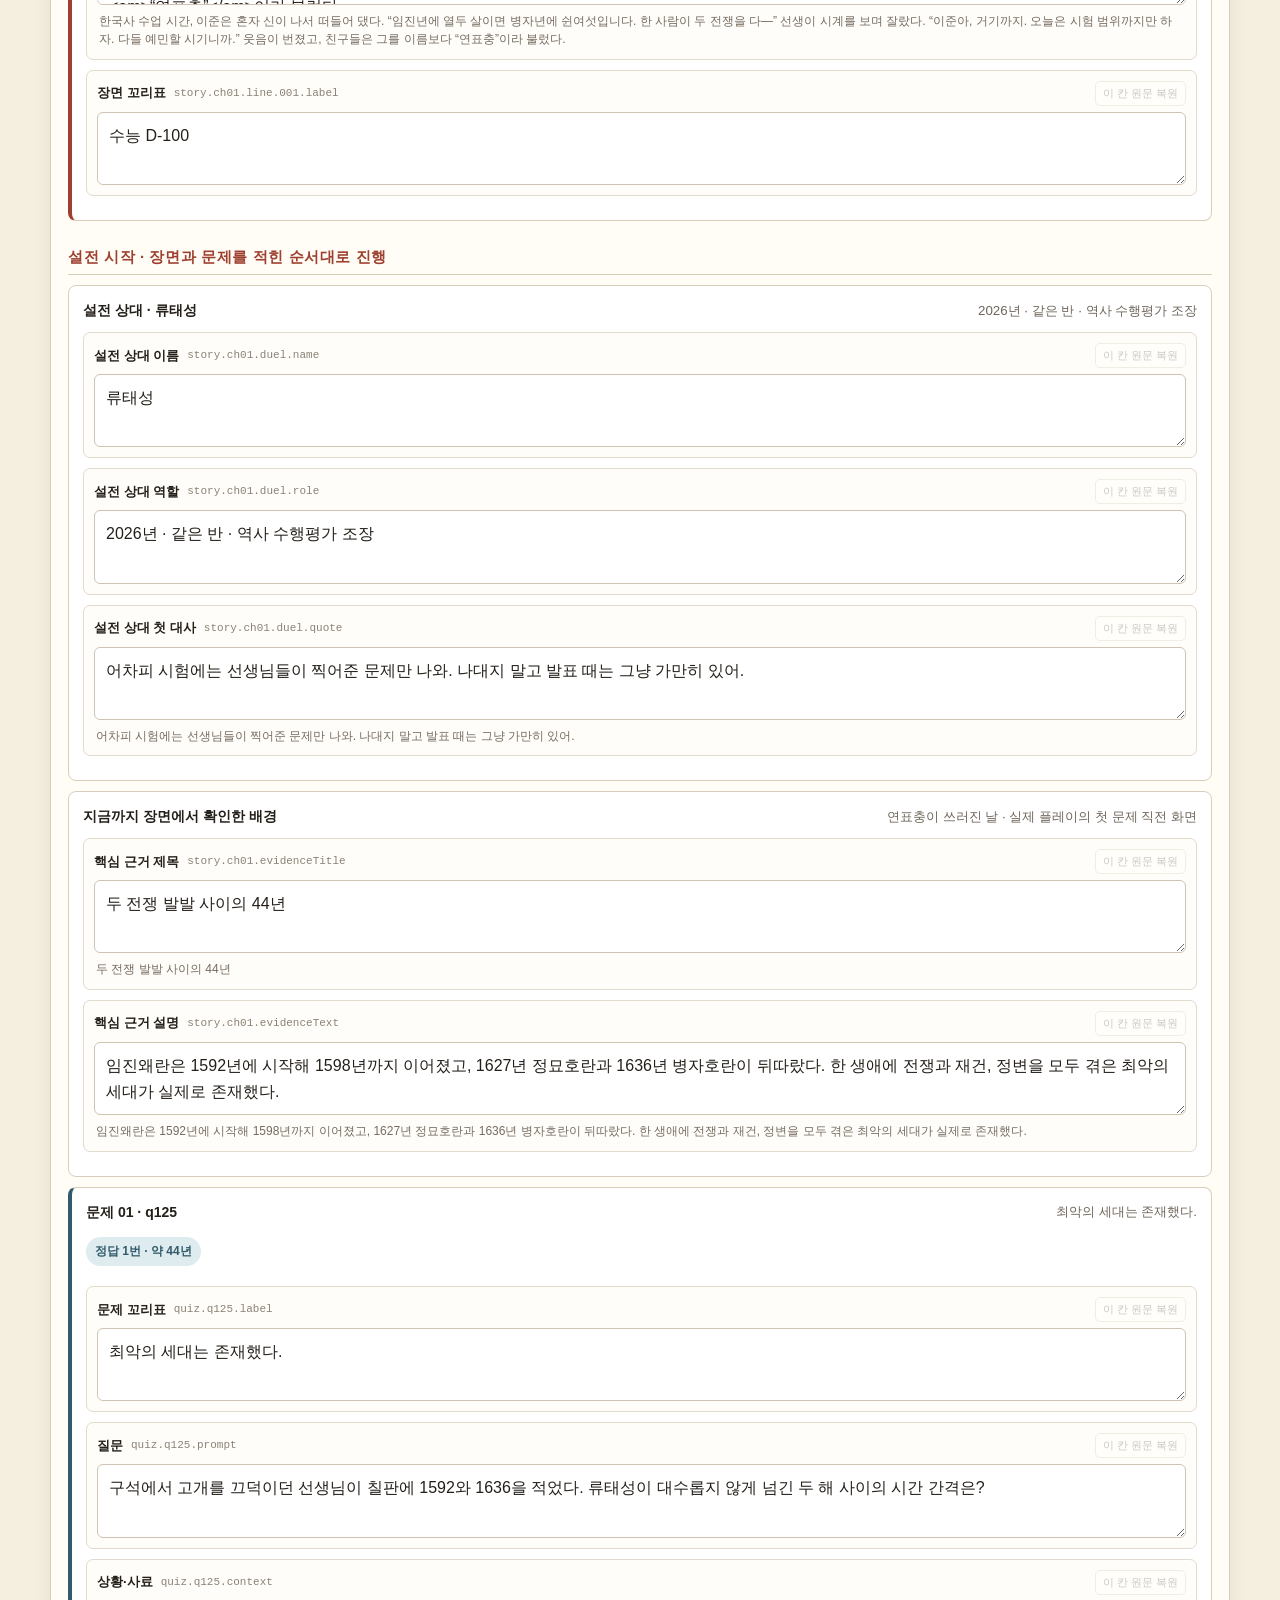
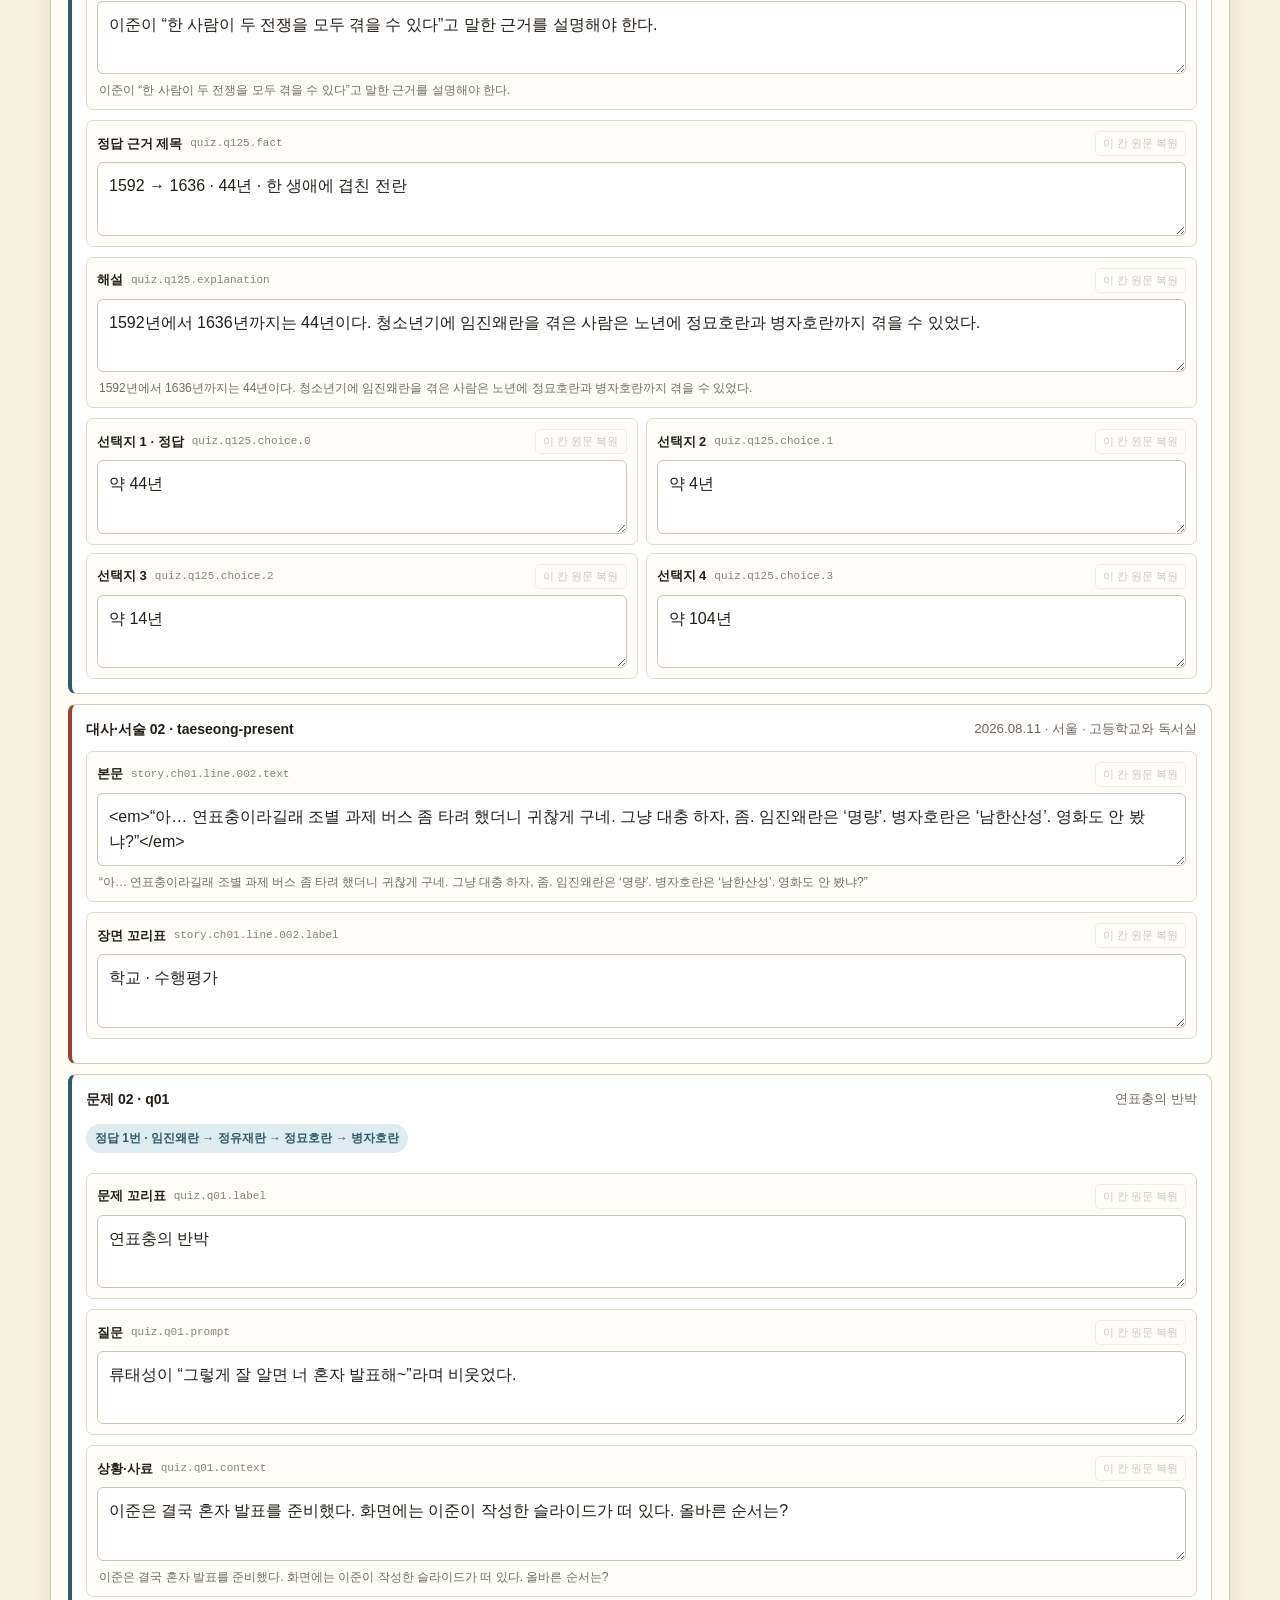
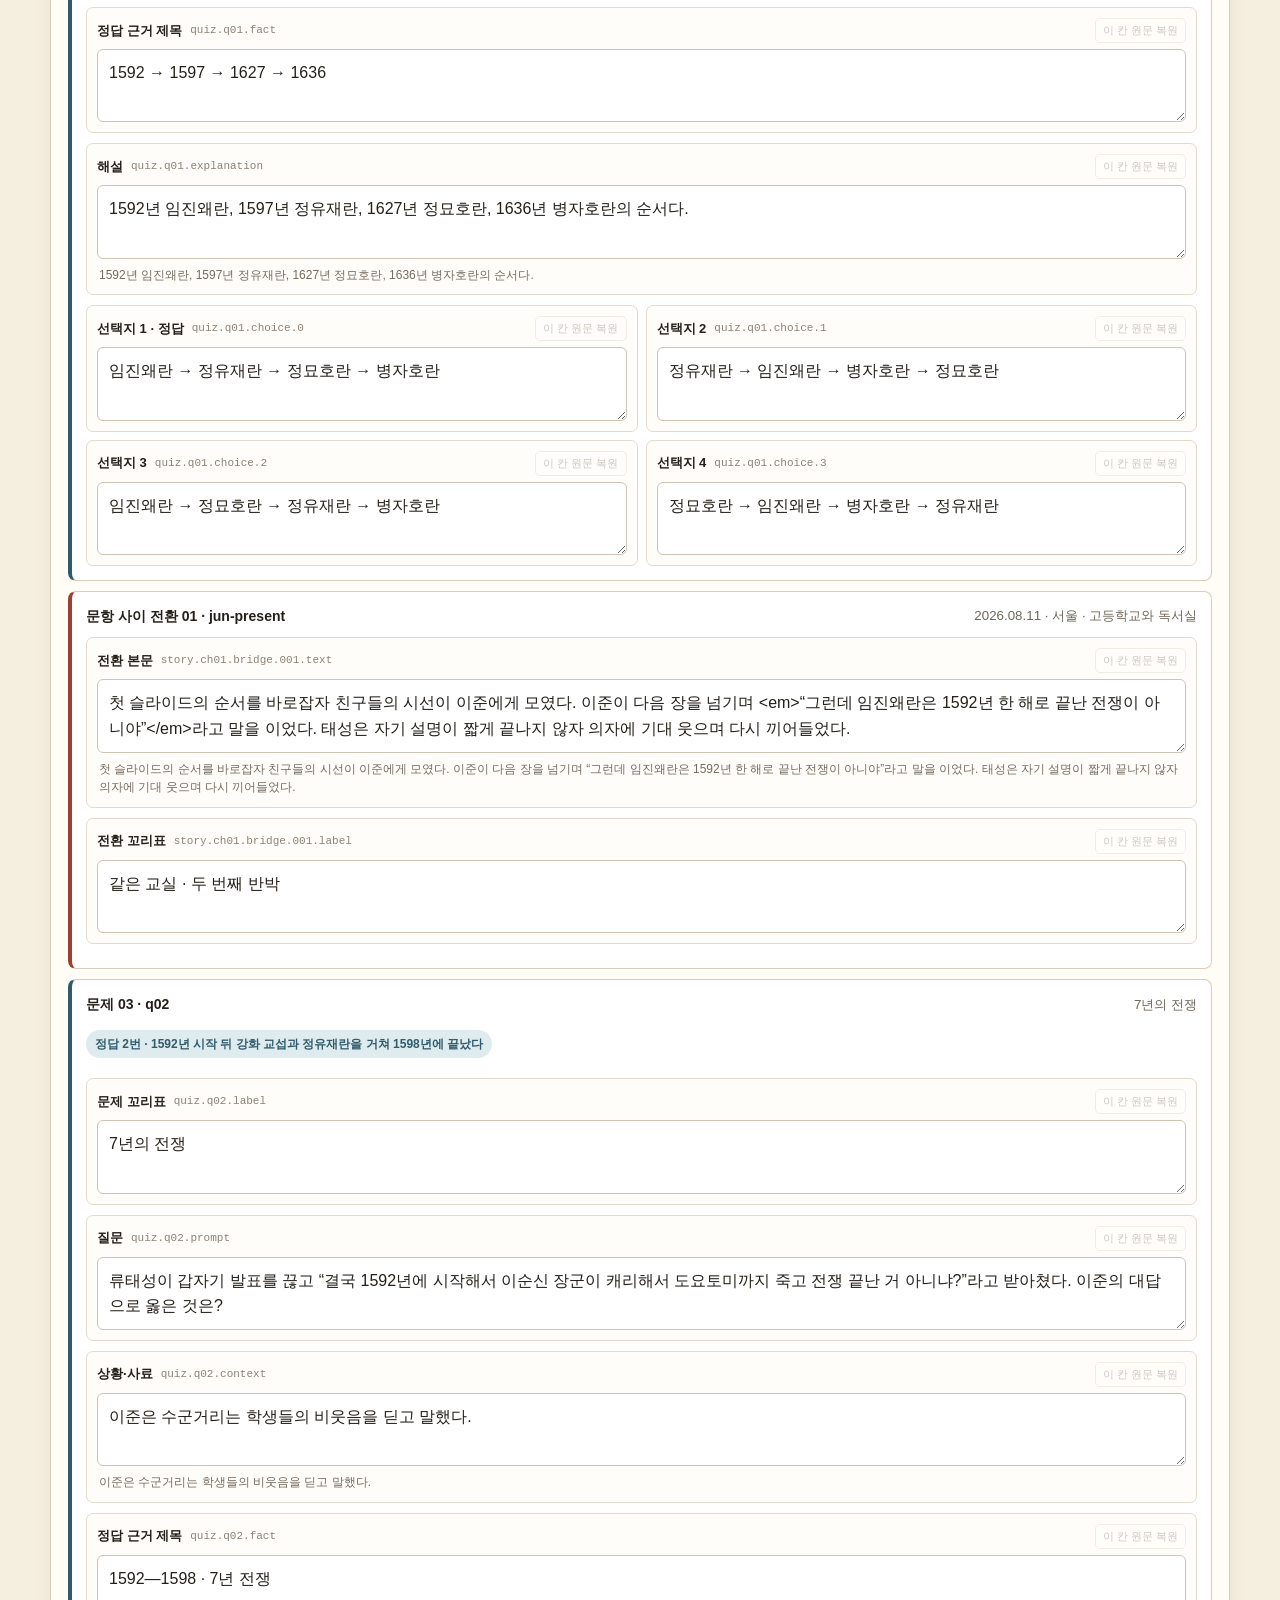
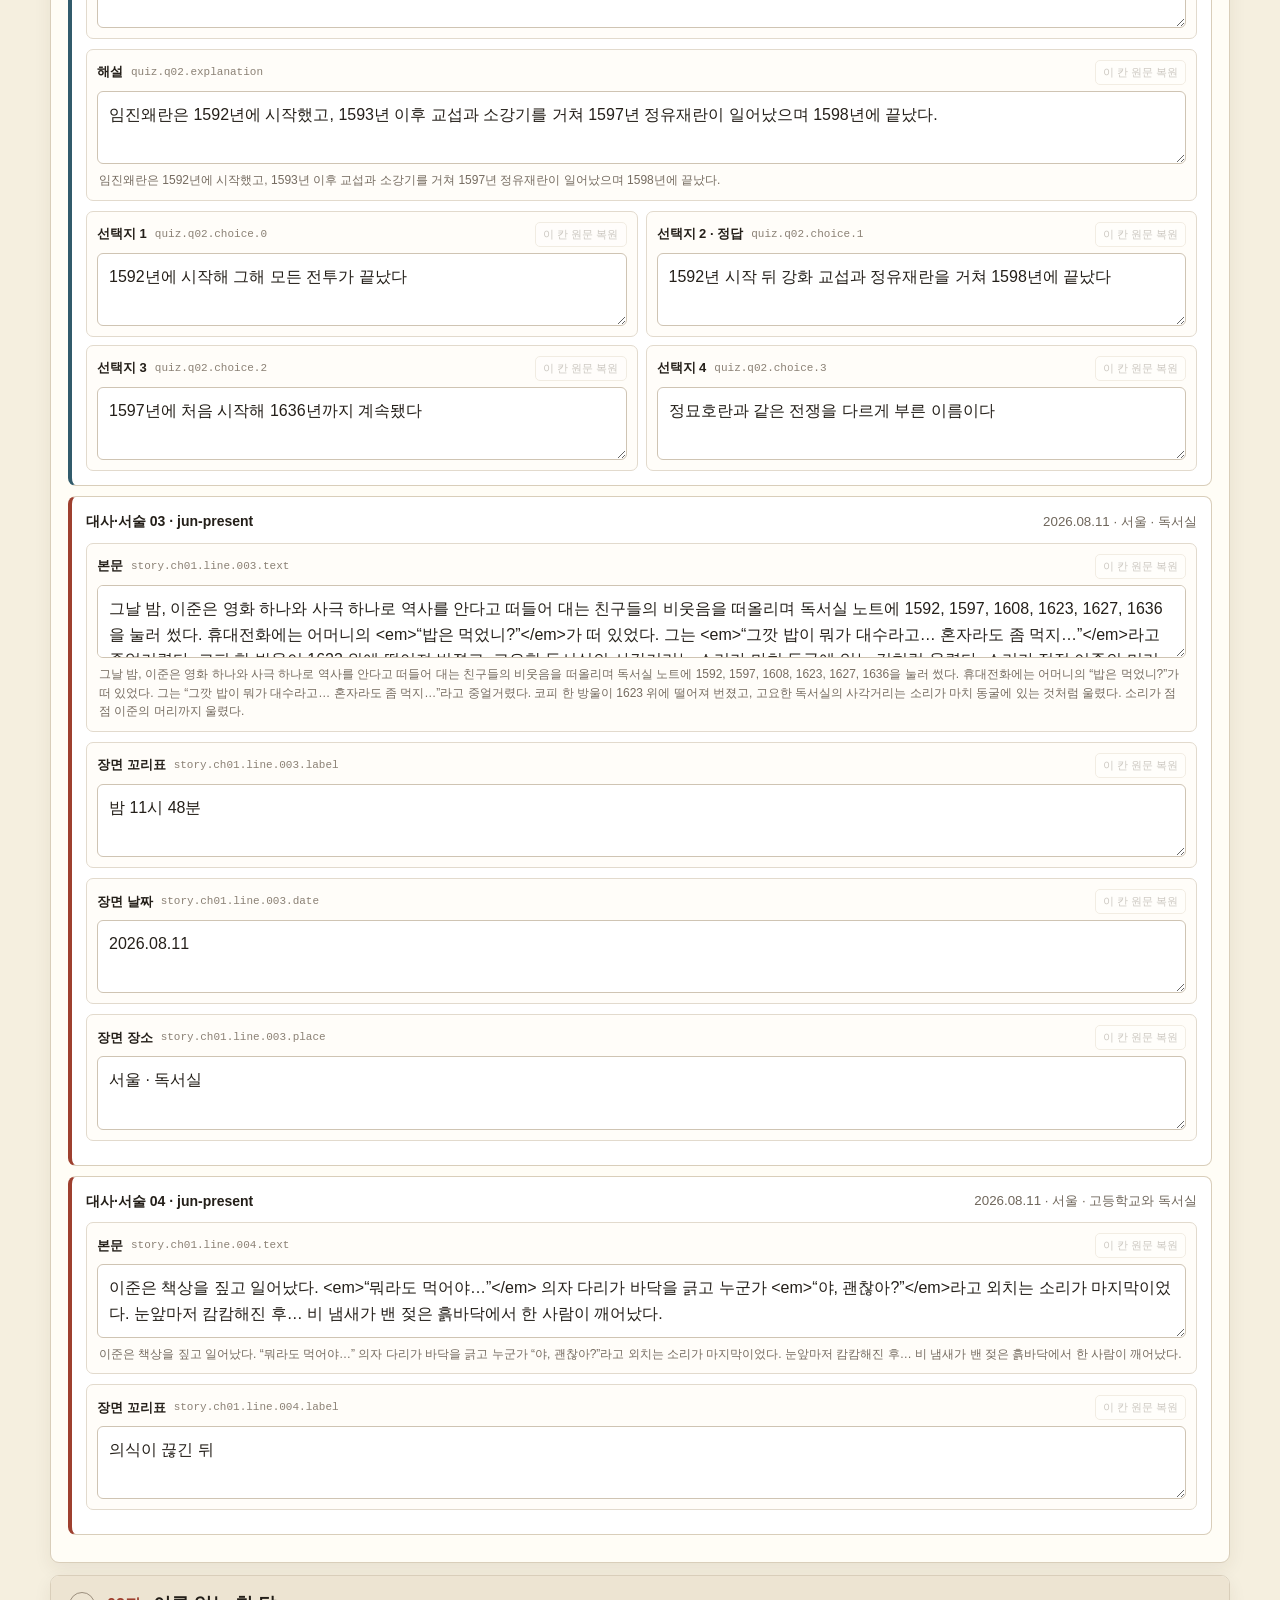
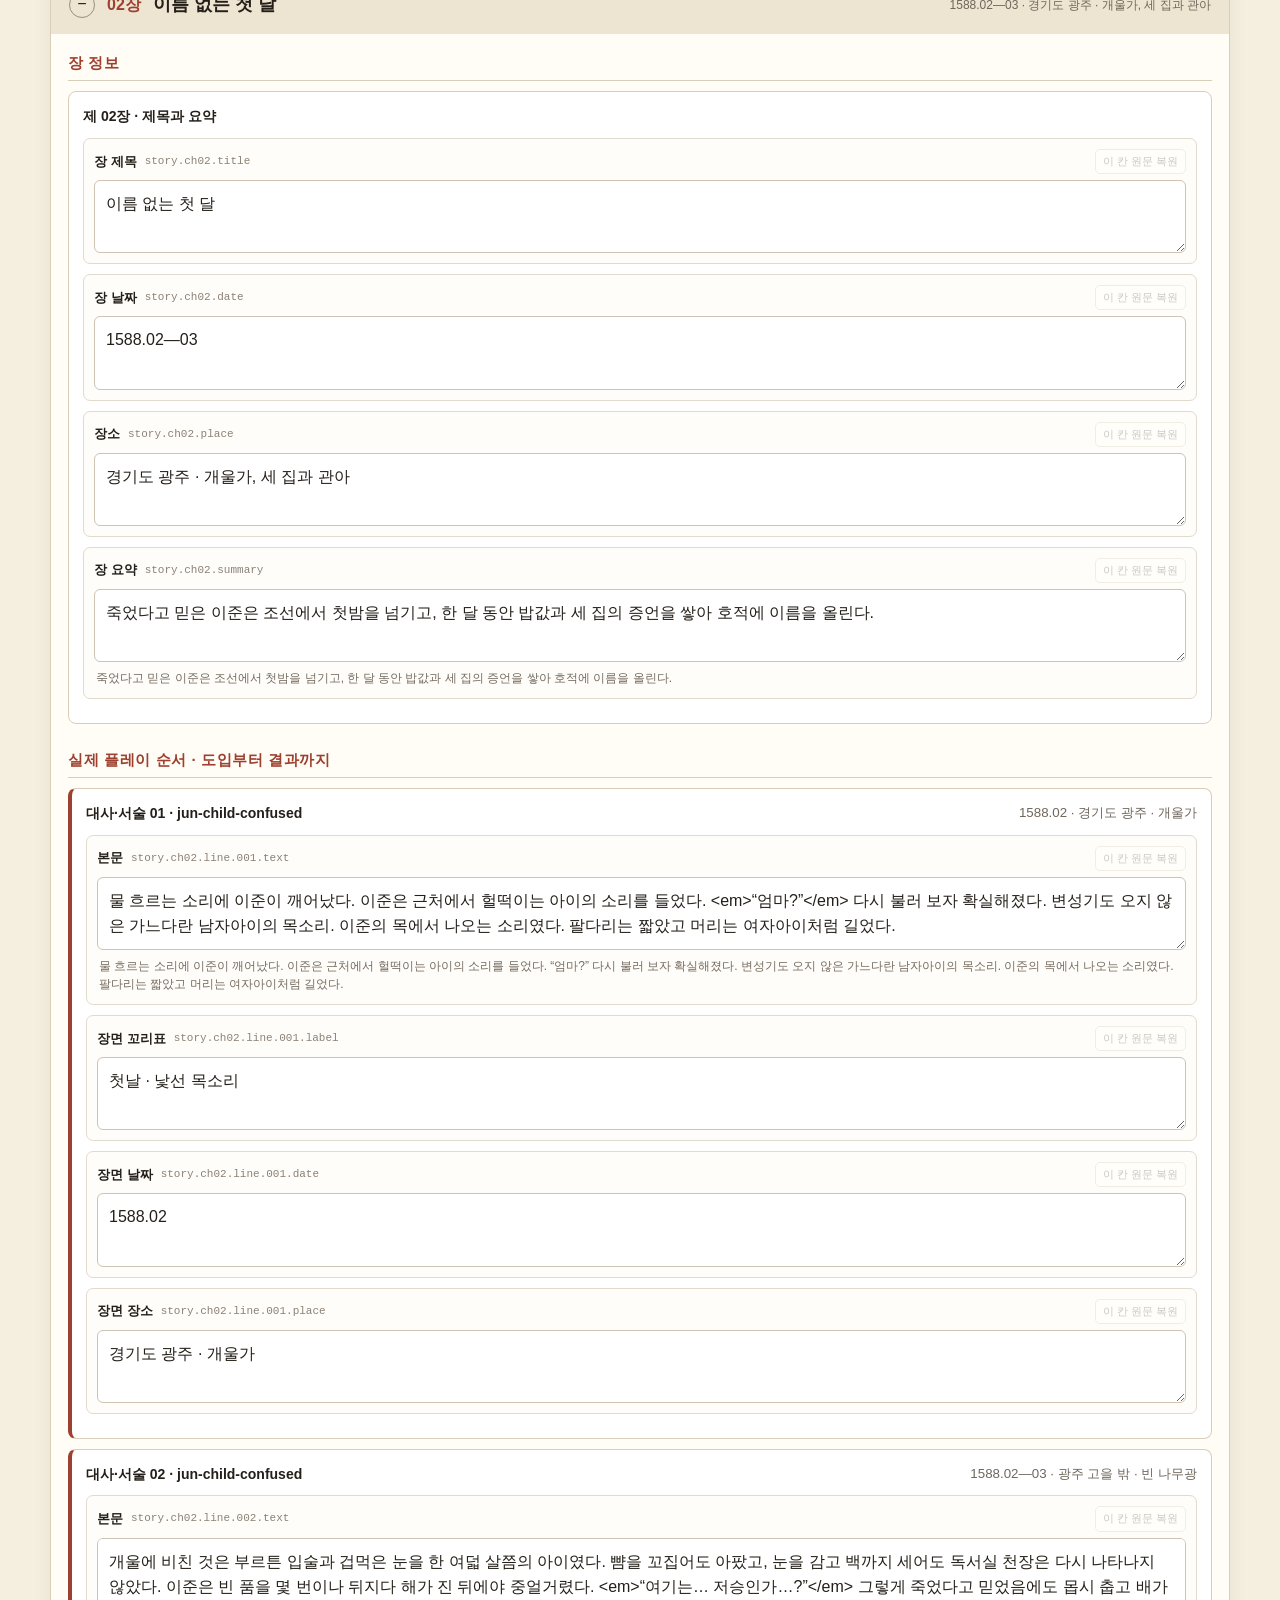
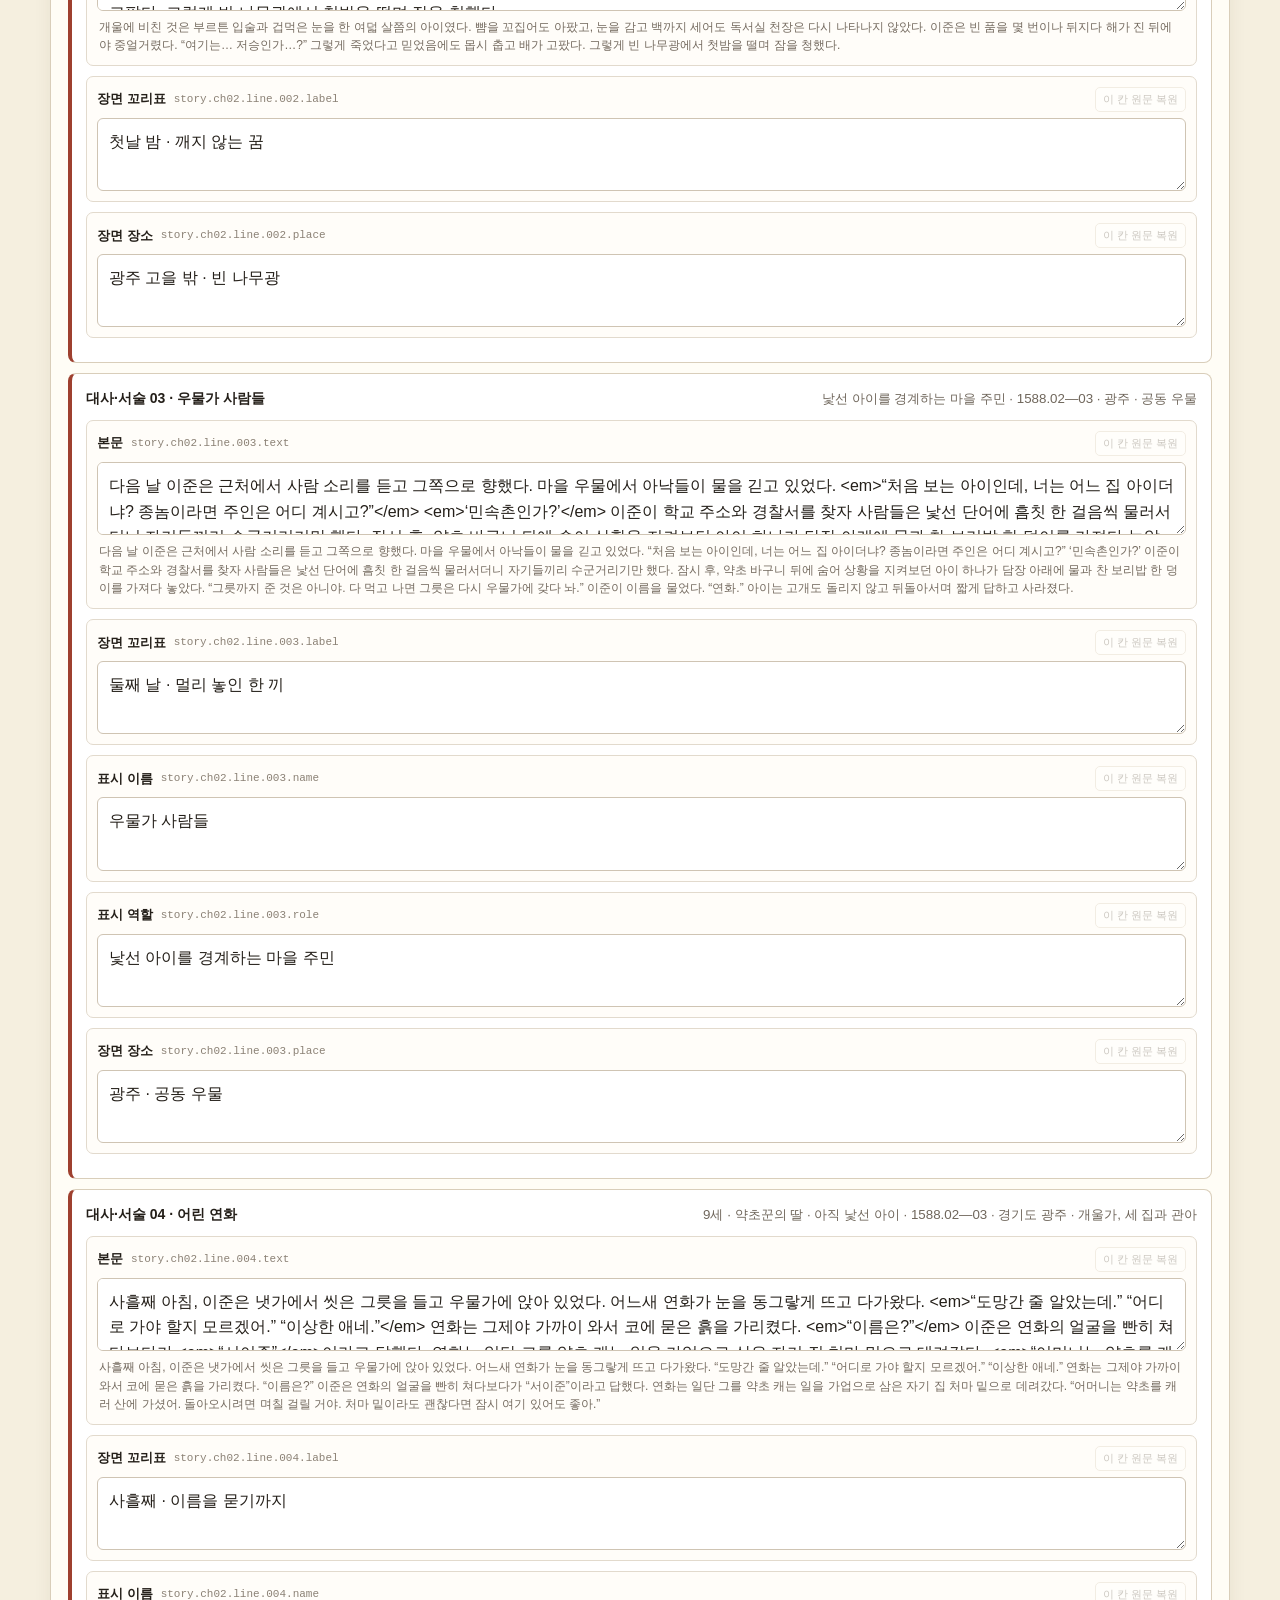
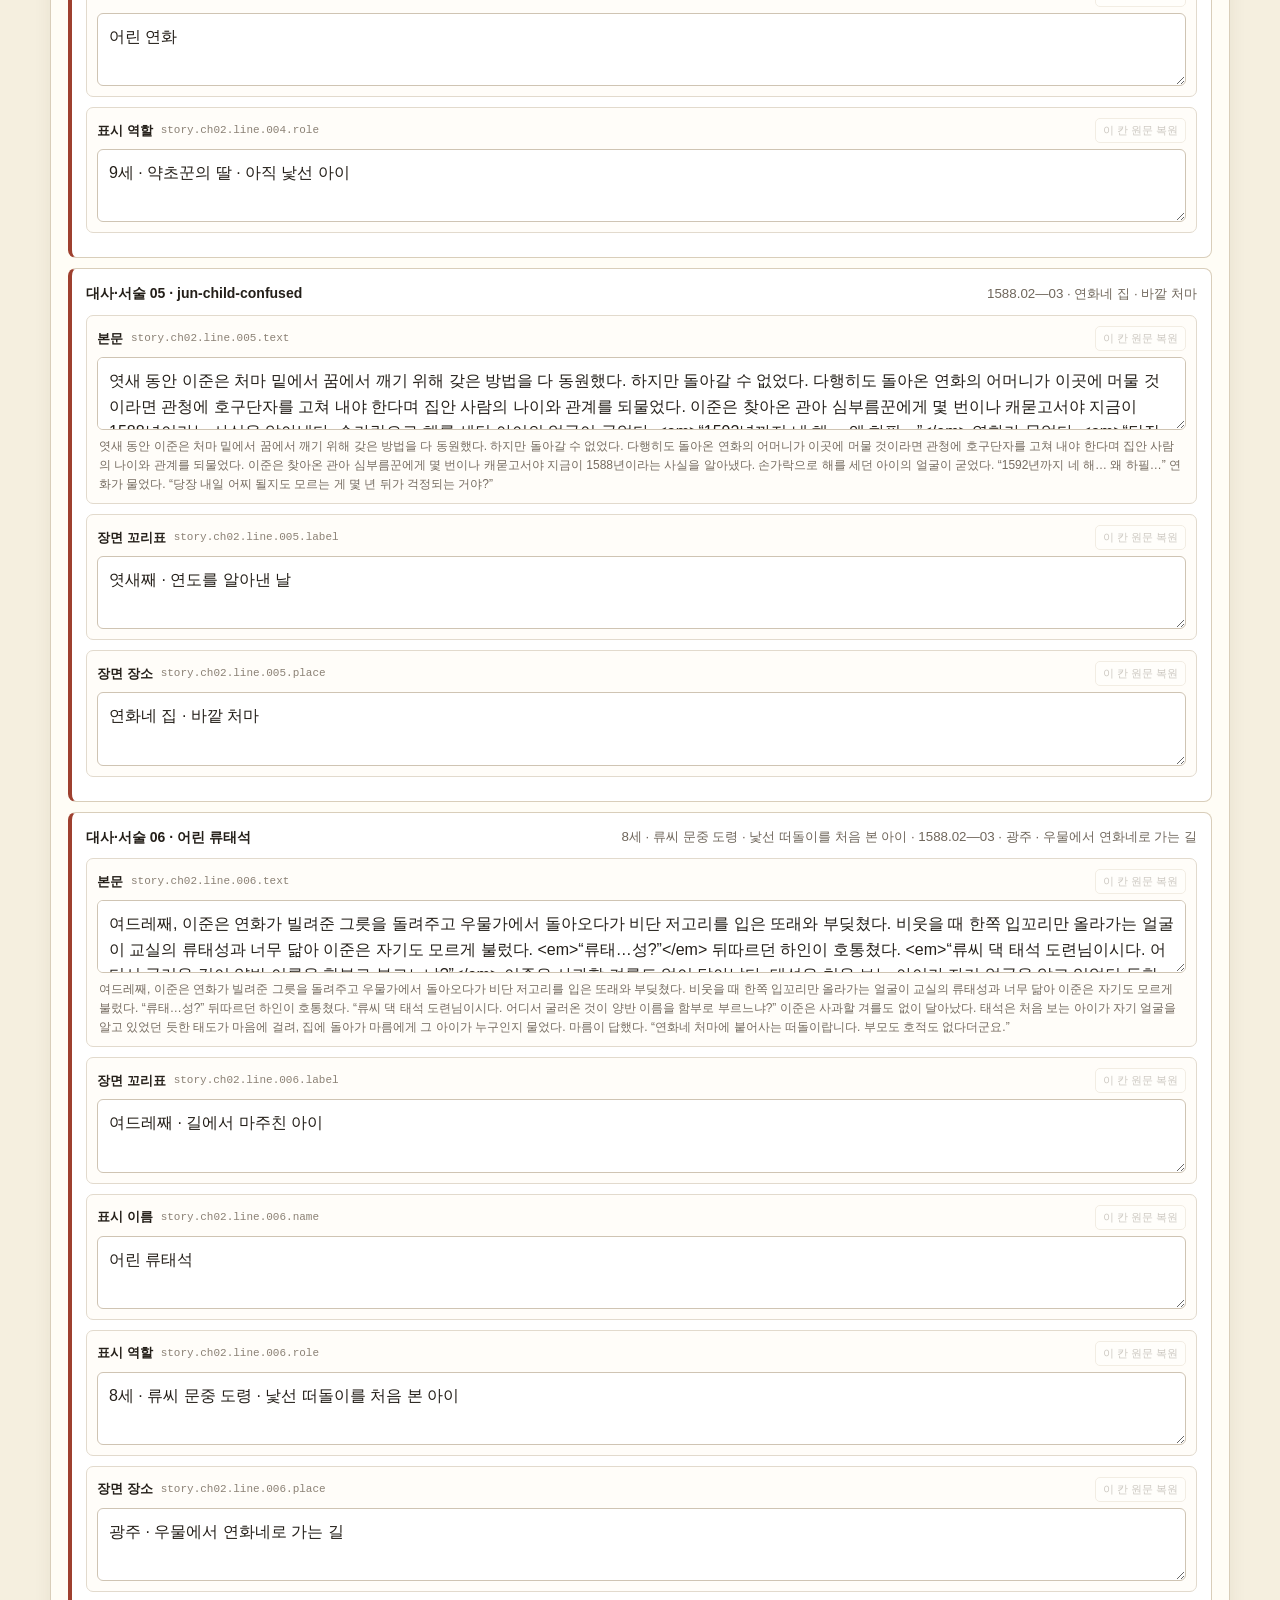
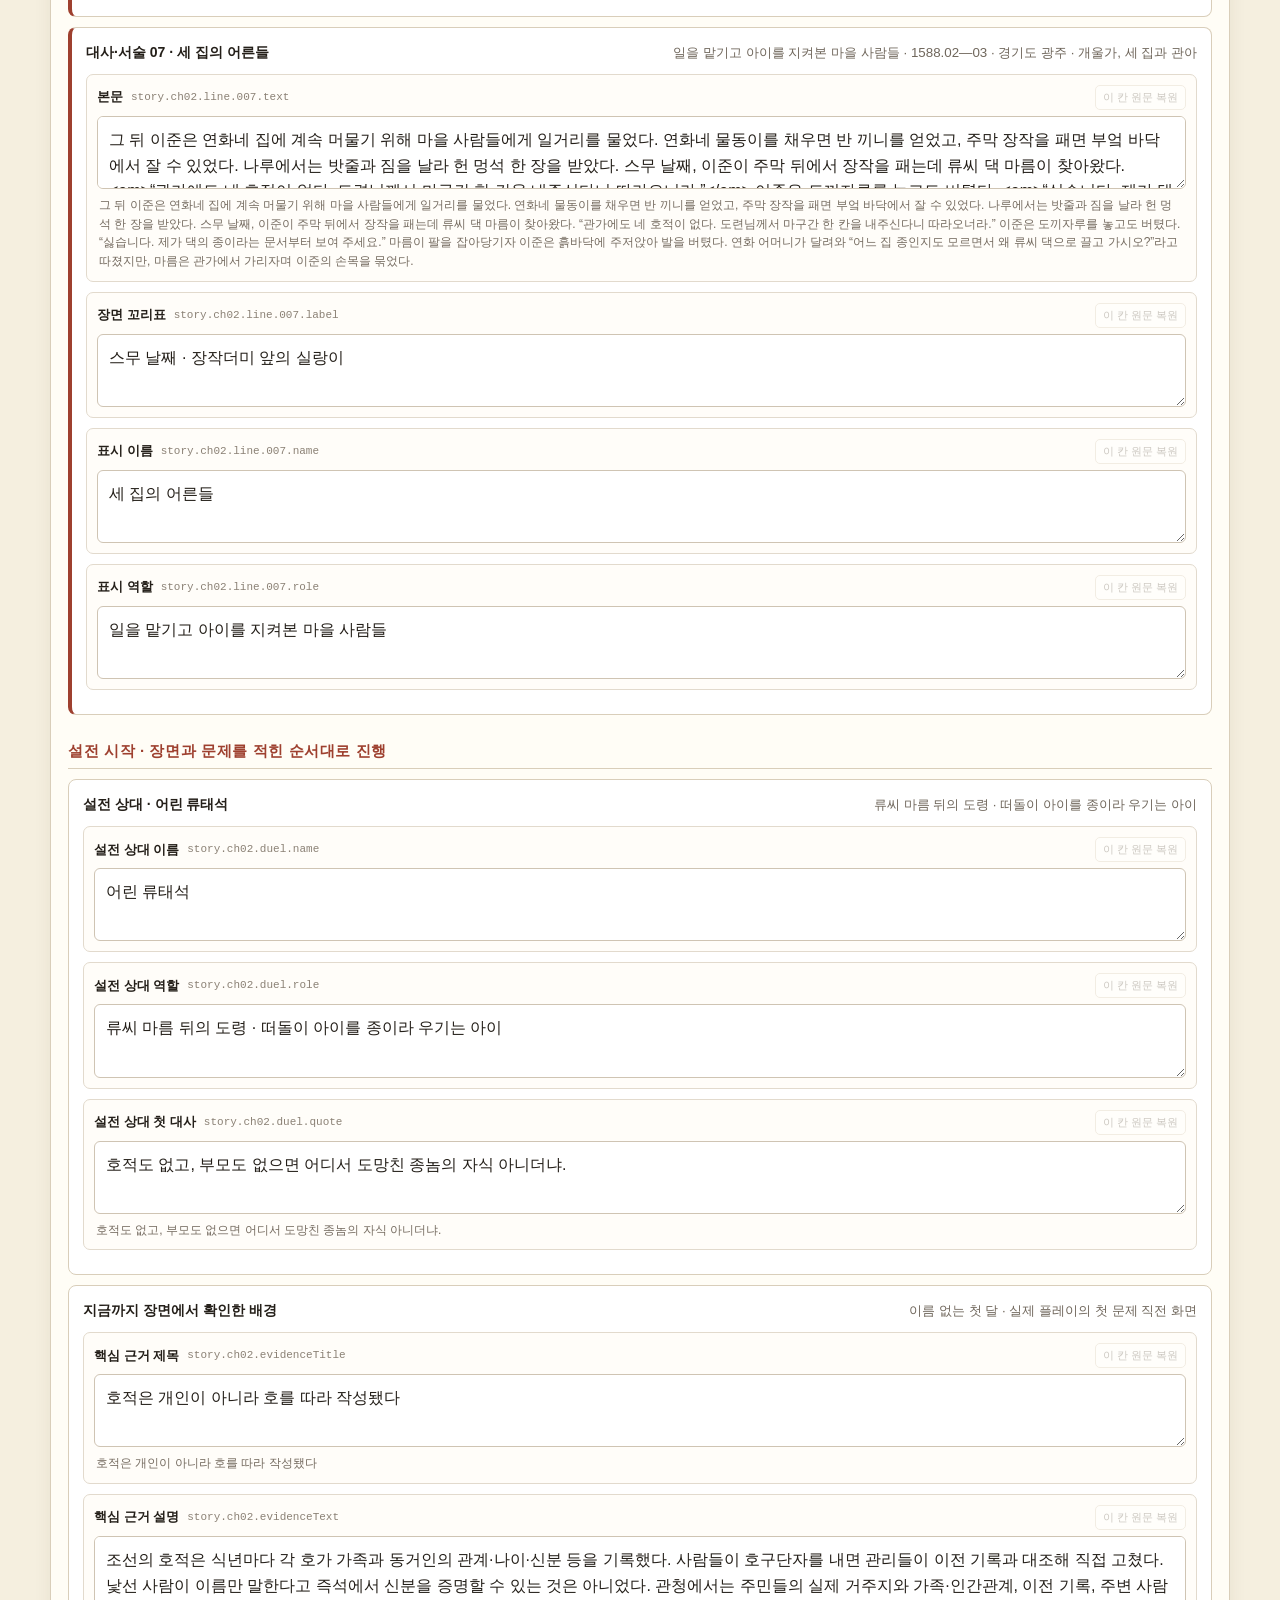
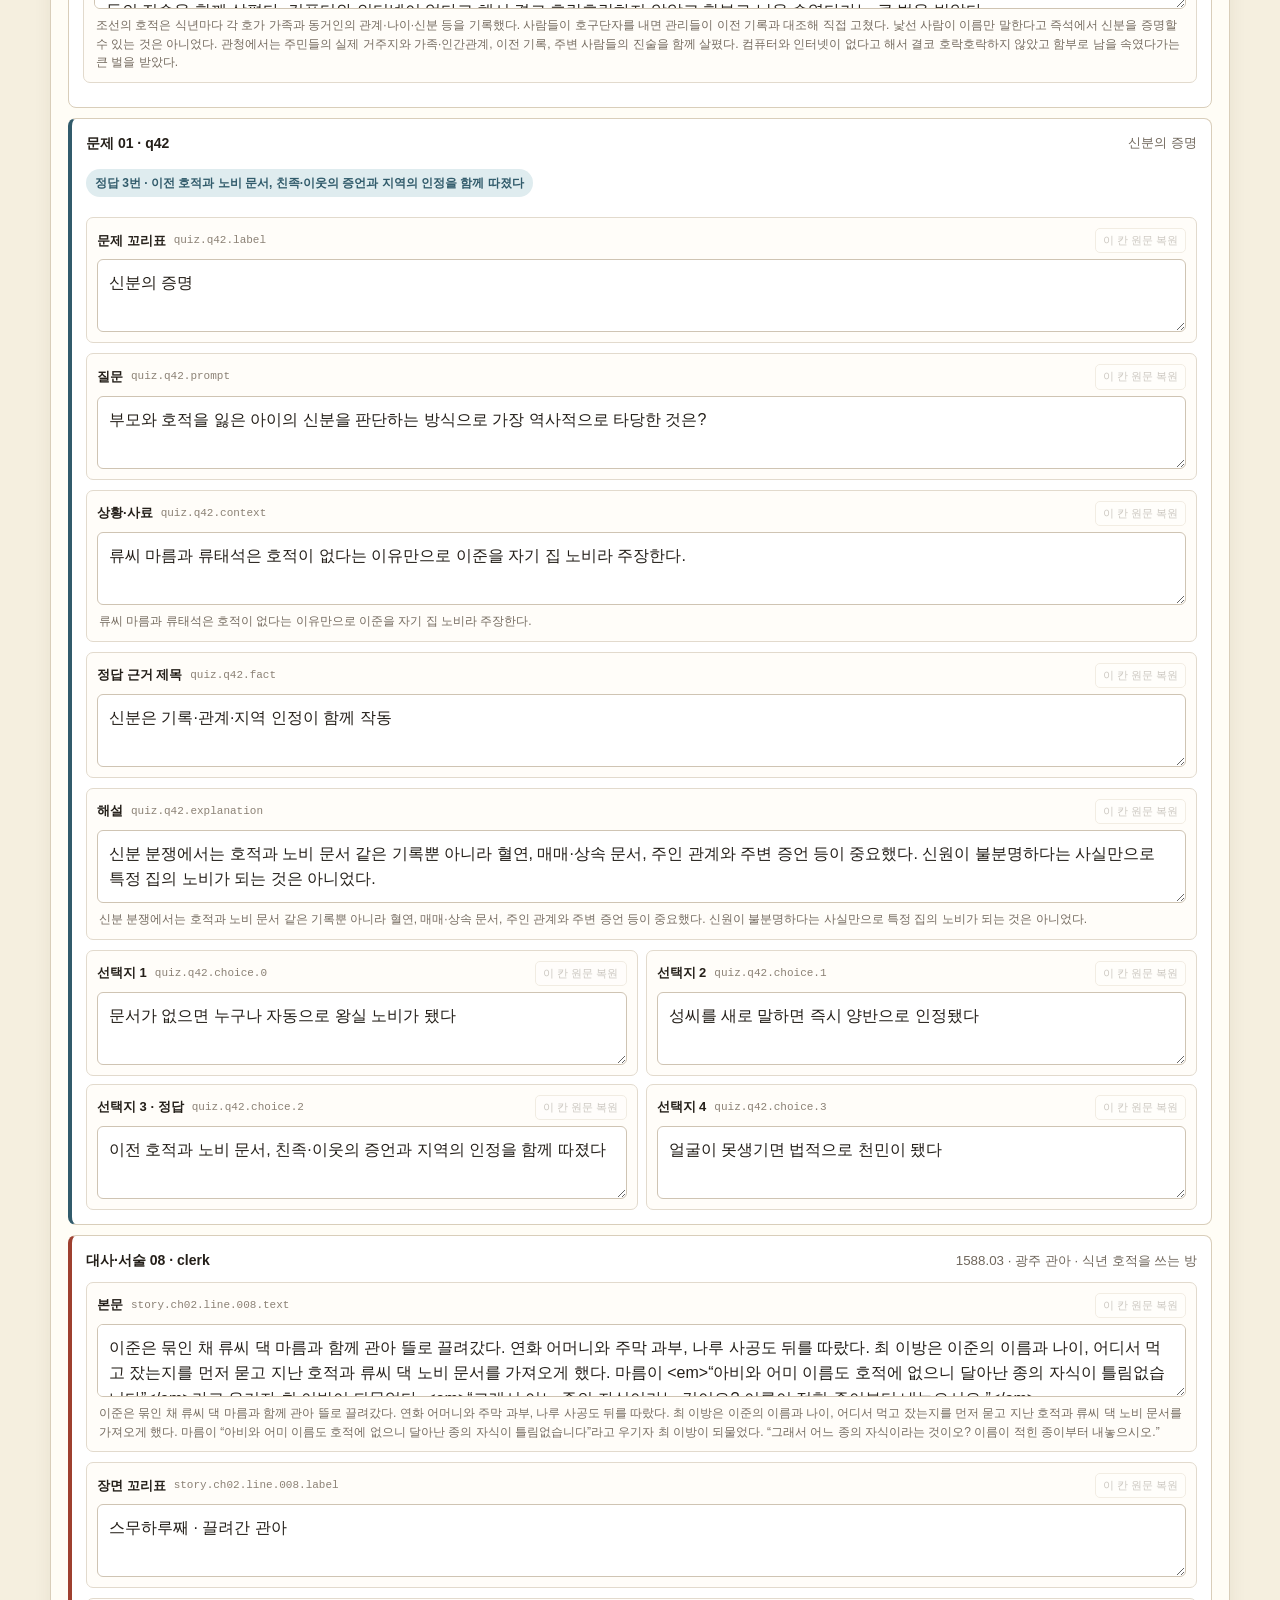
<file: longest-generation/story-review.html>
<!doctype html>
<html lang="ko">
<head>
  <meta charset="utf-8">
  <meta name="viewport" content="width=device-width, initial-scale=1">
  <title>최악의 세대 · 대본 검토본</title>
  <style>
    :root{
      color-scheme:light;
      --ink:#241f19;--muted:#6f665b;--paper:#f5efdf;--sheet:#fffdf6;--line:#d9ceba;
      --accent:#9e402f;--accent-soft:#f3ded6;--question:#315b6b;--question-soft:#dfecef;
      --changed:#7a5511;--changed-soft:#fff0c7;--shadow:0 14px 40px rgba(52,39,24,.12);
    }
    *{box-sizing:border-box}
    html{scroll-behavior:smooth}
    body{margin:0;background:var(--paper);color:var(--ink);font-family:Arial,"Malgun Gothic","Apple SD Gothic Neo",sans-serif;line-height:1.55}
    button,input,select,textarea{font:inherit}
    button{cursor:pointer}
    .topbar{position:sticky;z-index:20;top:0;padding:16px clamp(18px,4vw,52px);background:rgba(36,31,25,.96);color:#fff;box-shadow:0 6px 24px rgba(0,0,0,.22)}
    .topline{display:flex;align-items:flex-end;justify-content:space-between;gap:18px;margin-bottom:13px}
    h1{margin:0;font-size:clamp(22px,3vw,34px);letter-spacing:-.04em}
    .topline p{margin:3px 0 0;color:#d8cebf;font-size:13px}
    .count{flex:none;padding:8px 12px;border:1px solid #73695d;border-radius:999px;color:#eadac5;font-size:13px}
    .count strong{color:#ffcf75;font-size:17px}
    .controls{display:grid;grid-template-columns:minmax(220px,1.6fr) repeat(3,minmax(130px,.55fr));gap:9px}
    .controls label{display:flex;align-items:center;gap:8px;min-width:0;padding:8px 10px;border:1px solid #625a51;border-radius:7px;background:#312b25;font-size:12px;color:#d9d0c4}
    .controls input[type="search"],.controls select{width:100%;min-width:0;border:0;outline:0;background:transparent;color:#fff}
    .controls select option{color:#111}
    .controls .check{justify-content:center;white-space:nowrap}
    .toolbar-actions{display:flex;flex-wrap:wrap;gap:8px;margin-top:10px}
    .toolbar-actions button{padding:8px 12px;border:1px solid #73695d;border-radius:6px;background:#3c342c;color:#fff}
    .toolbar-actions .primary{border-color:#d58b4e;background:#a64b32;font-weight:700}
    main{width:min(1180px,calc(100% - 32px));margin:28px auto 100px}
    .guide{display:grid;grid-template-columns:1.25fr .75fr;gap:20px;margin-bottom:24px;padding:22px;border:1px solid var(--line);border-radius:10px;background:var(--sheet);box-shadow:var(--shadow)}
    .guide h2{margin:0 0 8px;font-size:22px}
    .guide p{margin:6px 0;color:var(--muted)}
    .guide ol{margin:12px 0 0;padding-left:22px;color:var(--muted)}
    .parity-note label{display:block;margin-bottom:7px;color:var(--accent);font-weight:800}
    .parity-note textarea{width:100%;min-height:148px;padding:12px;border:1px solid var(--line);border-radius:7px;background:#fffcf2;resize:vertical}
    .save-state{display:block;margin-top:7px;color:var(--muted);font-size:12px}
    .act-section{margin:25px 0 40px}
    .act-head{display:flex;align-items:baseline;gap:12px;padding:0 4px 10px;border-bottom:2px solid var(--ink)}
    .act-head span{font-weight:900;color:var(--accent)}
    .act-head h2{margin:0;font-size:25px;letter-spacing:-.03em}
    .act-head p{margin:0 0 0 auto;color:var(--muted);font-size:13px}
    details.chapter{margin:12px 0;border:1px solid var(--line);border-radius:9px;background:var(--sheet);box-shadow:0 6px 18px rgba(52,39,24,.07);overflow:hidden}
    details.chapter>summary{display:flex;align-items:center;gap:12px;padding:15px 18px;cursor:pointer;list-style:none;background:#ede4d2}
    details.chapter>summary::-webkit-details-marker{display:none}
    details.chapter>summary:before{content:"＋";flex:none;width:24px;height:24px;text-align:center;border:1px solid #9b8e7d;border-radius:50%;line-height:22px}
    details.chapter[open]>summary:before{content:"−"}
    .chapter-no{color:var(--accent);font-weight:900}
    .chapter-title{font-weight:800;font-size:18px}
    .chapter-meta{margin-left:auto;color:var(--muted);font-size:12px;text-align:right}
    .chapter-body{padding:17px}
    .group-title{margin:24px 0 10px;padding-bottom:6px;border-bottom:1px solid var(--line);font-size:15px;color:var(--accent);letter-spacing:.04em}
    .group-title:first-child{margin-top:0}
    .review-card{margin:10px 0;padding:14px;border:1px solid var(--line);border-radius:8px;background:#fff}
    .review-card.line-card{border-left:4px solid var(--accent)}
    .review-card.quiz-card{border-left:4px solid var(--question)}
    .review-card.decision-card{border-left:4px solid #73558d}
    .card-head{display:flex;align-items:center;gap:9px;margin-bottom:10px}
    .card-head b{font-size:14px}
    .card-head small{margin-left:auto;color:var(--muted)}
    .answer-badge{display:inline-block;margin:4px 0 10px;padding:5px 9px;border-radius:999px;background:var(--question-soft);color:var(--question);font-size:12px;font-weight:800}
    .edit-row{position:relative;margin:10px 0;padding:10px;border:1px solid #e2dacd;border-radius:7px;background:#fffdf9;transition:.15s}
    .edit-row.changed{border-color:#d6aa4e;background:var(--changed-soft)}
    .edit-head{display:flex;align-items:center;gap:8px;margin-bottom:6px}
    .edit-head label{font-weight:800;font-size:13px}
    .edit-head code{overflow:hidden;text-overflow:ellipsis;color:#8b8175;font-size:11px;white-space:nowrap}
    .edit-head button{margin-left:auto;padding:3px 7px;border:1px solid var(--line);border-radius:5px;background:#fff;color:var(--muted);font-size:11px}
    .edit-head button:disabled{opacity:.35;cursor:default}
    textarea.editor{display:block;width:100%;min-height:54px;padding:10px 11px;border:1px solid #cfc4b3;border-radius:6px;background:#fff;color:var(--ink);line-height:1.6;resize:vertical;overflow:auto}
    textarea.editor:focus{outline:3px solid rgba(158,64,47,.16);border-color:var(--accent)}
    .plain-preview{margin:7px 2px 0;color:#756b60;font-size:12px;white-space:pre-wrap}
    .original{display:none;margin-top:7px}
    .changed .original{display:block}
    .original summary{cursor:pointer;color:var(--changed);font-size:12px;font-weight:700}
    .original pre{overflow:auto;margin:7px 0 0;padding:9px;border-radius:5px;background:#f5ead1;color:#65563f;font:12px/1.55 Arial,"Malgun Gothic",sans-serif;white-space:pre-wrap}
    .choice-grid{display:grid;grid-template-columns:1fr 1fr;gap:8px}
    .choice-grid .edit-row{margin:0}
    .ending-section{margin-top:42px;padding-top:20px;border-top:3px double var(--ink)}
    .ending-section>h2{font-size:26px}
    .ending-grid{display:grid;grid-template-columns:1fr 1fr;gap:12px}
    .ending-grid .review-card{margin:0}
    .empty{padding:50px 20px;text-align:center;color:var(--muted)}
    .toast{position:fixed;z-index:50;right:20px;bottom:20px;max-width:360px;padding:11px 15px;border-radius:7px;background:#241f19;color:#fff;box-shadow:var(--shadow);opacity:0;transform:translateY(12px);pointer-events:none;transition:.2s}
    .toast.show{opacity:1;transform:none}
    .fineprint{margin-top:30px;text-align:center;color:var(--muted);font-size:12px}
    [hidden]{display:none!important}
    @media(max-width:820px){
      .topbar{position:relative}.topline{align-items:flex-start}.controls{grid-template-columns:1fr 1fr}.controls label:first-child{grid-column:1/-1}
      .guide{grid-template-columns:1fr}.act-head{align-items:flex-start;flex-wrap:wrap}.act-head p{width:100%;margin:0}.chapter-meta{display:none}.choice-grid,.ending-grid{grid-template-columns:1fr}
    }
    @media print{
      .topbar,.guide,.edit-head button,.save-state,.toast{display:none!important}body{background:#fff}.chapter{break-inside:avoid;box-shadow:none!important}.chapter[open]>.chapter-body{display:block}
    }
  </style>
</head>
<body>
  <header class="topbar">
    <div class="topline">
      <div><h1>『최악의 세대』 대본 검토본</h1><p>12막 48장 · 대사/서술 294개 · 전환 13개 · 문제 144개 · 분기 12개 · 엔딩 5개</p></div>
      <div class="count">수정 <strong id="changedCount">0</strong>곳</div>
    </div>
    <div class="controls">
      <label>검색 <input id="searchInput" type="search" placeholder="대사, 인물, 문제, 연도…"></label>
      <label>막 <select id="actFilter"><option value="all">전체 막</option></select></label>
      <label>종류 <select id="kindFilter"><option value="all">전체 내용</option><option value="line">대사·서술</option><option value="quiz">문제</option><option value="decision">인생 분기</option><option value="meta">제목·요약</option><option value="ending">엔딩</option></select></label>
      <label class="check"><input id="changedOnly" type="checkbox"> 수정한 곳만</label>
    </div>
    <div class="toolbar-actions">
      <select id="chapterJump" aria-label="장 바로가기"><option value="">장 바로가기</option></select>
      <button id="expandAll" type="button">모두 펼치기</button>
      <button id="collapseAll" type="button">모두 접기</button>
      <button class="primary" id="exportButton" type="button">수정본 JSON 내려받기</button>
      <button id="resetAll" type="button">검토 수정 초기화</button>
    </div>
  </header>

  <main>
    <section class="guide">
      <div>
        <h2>한 군데만 고쳐도 됩니다</h2>
        <p>브라우저에서 문장을 직접 수정하세요. 바뀐 칸은 노란색으로 표시되고 이 기기에 자동 저장됩니다.</p>
        <ol>
          <li>어색한 문장을 발견하면 대표 한 군데만 자연스럽게 고칩니다.</li>
          <li>같은 표현을 전부 통일하고 싶다면 오른쪽 메모에 한 줄 남깁니다.</li>
          <li>검토가 끝나면 <b>수정본 JSON 내려받기</b>를 눌러 그 파일을 다시 전달합니다.</li>
        </ol>
        <p><b>주의:</b> HTML 자체가 바뀌는 것은 아닙니다. 사이트 데이터 삭제 전에 반드시 JSON을 내려받아 백업하세요.</p>
      </div>
      <div class="parity-note">
        <label for="parityNote">전체 통일 메모</label>
        <textarea id="parityNote" placeholder="예) ‘왜군 타령’은 전 장에서 ‘전쟁 타령’으로 통일.&#10;예) 어린 연화의 말투는 반말이되 지나치게 현대적인 표현은 줄이기."></textarea>
        <span class="save-state" id="saveState">이 브라우저에 자동 저장됩니다.</span>
      </div>
    </section>

    <div id="storyRoot"></div>
    <div class="empty" id="emptyState" hidden>검색 조건에 맞는 문장이 없습니다.</div>
    <p class="fineprint">구조값·정답 번호·분기 점수는 검토 중 실수로 깨지지 않도록 읽기 전용입니다.</p>
  </main>
  <div class="toast" id="toast" role="status" aria-live="polite"></div>

  <script id="reviewData" type="application/json">{"sourceRevision":"editorial-20260816","sourceFingerprint":"sha256:98f3396681ec2f43046d449f85eb8e07f08e87a805285678b236fc3d2fc0804f","acts":[{"no":1,"title":"이름을 얻기까지","subtitle":"2026—1592 · 외톨이 이준이 서준으로 불리고, 혼자 아는 아이에서 함께 준비하는 아이가 되다"},{"no":2,"title":"불길 속에서 함께 걷다","subtitle":"1592 · 전쟁 날짜보다 아이와 수레, 흩어진 가족을 먼저 붙들다"},{"no":3,"title":"승전 뒤에도 굶주리다","subtitle":"1593—1597 · 승전보 사이에서 기근·역병·징발을 견디고 두 번째 침공을 맞다"},{"no":4,"title":"전쟁이 끝난 뒤 집을 만들다","subtitle":"1597—1605 · 귀환자와 새 이웃을 받아들이고 서준과 연화가 한 가족이 되다"},{"no":5,"title":"다시 일군 땅과 약방","subtitle":"1608—1616 · 세금과 부역의 부담 속에서 장터와 약방을 삶의 기반으로 키우다"},{"no":6,"title":"북방에서 온 압박","subtitle":"1616—1621 · 후금의 성장과 사르후 패전이 광주의 곡식과 가족을 흔들다"},{"no":7,"title":"바뀐 왕, 무너진 류씨","subtitle":"1623—1624 · 반정과 이괄의 난이 류태석의 장남과 남은 재산을 앗아 가다"},{"no":8,"title":"첫 화약과 다음 전쟁","subtitle":"1626—1633 · 호패와 가도 군량을 겪으며 끝나지 않은 전쟁을 준비하다"},{"no":9,"title":"남한산성 마흔다섯 날","subtitle":"1636—1637 · 추위와 굶주림 속에서 씨앗 일부를 쓰고 다음 봄의 몫을 지키다"},{"no":10,"title":"돌아온 사람을 집에 들이다","subtitle":"1638 · 은과 베를 내놓고, 돌아온 옥분이 다시 가족이 되도록 문을 열다"},{"no":11,"title":"심양에서 진실을 가르다","subtitle":"1641—1645 · 직접 본 일과 전해 들은 말, 확인할 수 없는 죽음을 구분하다"},{"no":12,"title":"남은 삶을 넘겨주다","subtitle":"1649—2026 · 군역의 대가를 다음 세대에 알리고, 돌아온 이준이 현재의 첫 행동을 고르다"}],"story":[{"act":1,"no":1,"date":"2026.08.11","place":"서울 · 고등학교와 독서실","title":"연표충이 쓰러진 날","summary":"반에서 투명 인간이던 이준은 자신이 가장 사랑한 역사 속으로 떨어졌다.","evidenceTitle":"두 전쟁 발발 사이의 44년","evidenceText":"임진왜란은 1592년에 시작해 1598년까지 이어졌고, 1627년 정묘호란과 1636년 병자호란이 뒤따랐다. 한 생애에 전쟁과 재건, 정변을 모두 겪은 최악의 세대가 실제로 존재했다.","duel":{"char":"taeseong-present","name":"류태성","role":"2026년 · 같은 반 · 역사 수행평가 조장","quote":"어차피 시험에는 선생님들이 찍어준 문제만 나와. 나대지 말고 발표 때는 그냥 가만히 있어."},"beats":[{"type":"line","char":"jun-present","text":"한국사 수업 시간, 이준은 혼자 신이 나서 떠들어 댔다. \u003cem\u003e“임진년에 열두 살이면 병자년에 쉰여섯입니다. 한 사람이 두 전쟁을 다—”\u003c/em\u003e 선생이 시계를 보며 잘랐다. \u003cem\u003e“이준아, 거기까지. 오늘은 시험 범위까지만 하자. 다들 예민할 시기니까.”\u003c/em\u003e 웃음이 번졌고, 친구들은 그를 이름보다 \u003cem\u003e“연표충”\u003c/em\u003e이라 불렀다.","label":"수능 D-100"},{"type":"quiz","id":"q125","label":"최악의 세대는 존재했다.","prompt":"구석에서 고개를 끄덕이던 선생님이 칠판에 1592와 1636을 적었다. 류태성이 대수롭지 않게 넘긴 두 해 사이의 시간 간격은?","context":"이준이 “한 사람이 두 전쟁을 모두 겪을 수 있다”고 말한 근거를 설명해야 한다.","choices":["약 44년","약 4년","약 14년","약 104년"],"answer":0,"explanation":"1592년에서 1636년까지는 44년이다. 청소년기에 임진왜란을 겪은 사람은 노년에 정묘호란과 병자호란까지 겪을 수 있었다.","fact":"1592 → 1636 · 44년 · 한 생애에 겹친 전란"},{"type":"line","char":"taeseong-present","text":"\u003cem\u003e“아… 연표충이라길래 조별 과제 버스 좀 타려 했더니 귀찮게 구네. 그냥 대충 하자, 좀. 임진왜란은 ‘명량’. 병자호란은 ‘남한산성’. 영화도 안 봤냐?”\u003c/em\u003e","label":"학교 · 수행평가"},{"type":"quiz","id":"q01","label":"연표충의 반박","prompt":"류태성이 “그렇게 잘 알면 너 혼자 발표해~”라며 비웃었다.","context":"이준은 결국 혼자 발표를 준비했다. 화면에는 이준이 작성한 슬라이드가 떠 있다. 올바른 순서는?","choices":["임진왜란 → 정유재란 → 정묘호란 → 병자호란","정유재란 → 임진왜란 → 병자호란 → 정묘호란","임진왜란 → 정묘호란 → 정유재란 → 병자호란","정묘호란 → 임진왜란 → 병자호란 → 정유재란"],"answer":0,"explanation":"1592년 임진왜란, 1597년 정유재란, 1627년 정묘호란, 1636년 병자호란의 순서다.","fact":"1592 → 1597 → 1627 → 1636"},{"type":"bridge","char":"jun-present","text":"첫 슬라이드의 순서를 바로잡자 친구들의 시선이 이준에게 모였다. 이준이 다음 장을 넘기며 \u003cem\u003e“그런데 임진왜란은 1592년 한 해로 끝난 전쟁이 아니야”\u003c/em\u003e라고 말을 이었다. 태성은 자기 설명이 짧게 끝나지 않자 의자에 기대 웃으며 다시 끼어들었다.","label":"같은 교실 · 두 번째 반박"},{"type":"quiz","id":"q02","label":"7년의 전쟁","prompt":"류태성이 갑자기 발표를 끊고 “결국 1592년에 시작해서 이순신 장군이 캐리해서 도요토미까지 죽고 전쟁 끝난 거 아니냐?”라고 받아쳤다. 이준의 대답으로 옳은 것은?","context":"이준은 수군거리는 학생들의 비웃음을 딛고 말했다.","choices":["1592년에 시작해 그해 모든 전투가 끝났다","1592년 시작 뒤 강화 교섭과 정유재란을 거쳐 1598년에 끝났다","1597년에 처음 시작해 1636년까지 계속됐다","정묘호란과 같은 전쟁을 다르게 부른 이름이다"],"answer":1,"explanation":"임진왜란은 1592년에 시작했고, 1593년 이후 교섭과 소강기를 거쳐 1597년 정유재란이 일어났으며 1598년에 끝났다.","fact":"1592—1598 · 7년 전쟁"},{"type":"line","char":"jun-present","text":"그날 밤, 이준은 영화 하나와 사극 하나로 역사를 안다고 떠들어 대는 친구들의 비웃음을 떠올리며 독서실 노트에 1592, 1597, 1608, 1623, 1627, 1636을 눌러 썼다. 휴대전화에는 어머니의 \u003cem\u003e“밥은 먹었니?”\u003c/em\u003e가 떠 있었다. 그는 \u003cem\u003e“그깟 밥이 뭐가 대수라고… 혼자라도 좀 먹지…”\u003c/em\u003e라고 중얼거렸다. 코피 한 방울이 1623 위에 떨어져 번졌고, 고요한 독서실의 사각거리는 소리가 마치 동굴에 있는 것처럼 울렸다. 소리가 점점 이준의 머리까지 울렸다.","label":"밤 11시 48분","date":"2026.08.11","place":"서울 · 독서실"},{"type":"line","char":"jun-present","text":"이준은 책상을 짚고 일어났다. \u003cem\u003e“뭐라도 먹어야…”\u003c/em\u003e 의자 다리가 바닥을 긁고 누군가 \u003cem\u003e“야, 괜찮아?”\u003c/em\u003e라고 외치는 소리가 마지막이었다. 눈앞마저 캄캄해진 후… 비 냄새가 밴 젖은 흙바닥에서 한 사람이 깨어났다.","label":"의식이 끊긴 뒤"}]},{"date":"1588.02—03","place":"경기도 광주 · 개울가, 세 집과 관아","title":"이름 없는 첫 달","summary":"죽었다고 믿은 이준은 조선에서 첫밤을 넘기고, 한 달 동안 밥값과 세 집의 증언을 쌓아 호적에 이름을 올린다.","evidenceTitle":"호적은 개인이 아니라 호를 따라 작성됐다","evidenceText":"조선의 호적은 식년마다 각 호가 가족과 동거인의 관계·나이·신분 등을 기록했다. 사람들이 호구단자를 내면 관리들이 이전 기록과 대조해 직접 고쳤다. 낯선 사람이 이름만 말한다고 즉석에서 신분을 증명할 수 있는 것은 아니었다. 관청에서는 주민들의 실제 거주지와 가족·인간관계, 이전 기록, 주변 사람들의 진술을 함께 살폈다. 컴퓨터와 인터넷이 없다고 해서 결코 호락호락하지 않았고 함부로 남을 속였다가는 큰 벌을 받았다.","duel":{"char":"taeseok-past","name":"어린 류태석","role":"류씨 마름 뒤의 도령 · 떠돌이 아이를 종이라 우기는 아이","quote":"호적도 없고, 부모도 없으면 어디서 도망친 종놈의 자식 아니더냐."},"beats":[{"type":"line","char":"jun-child-confused","text":"물 흐르는 소리에 이준이 깨어났다. 이준은 근처에서 헐떡이는 아이의 소리를 들었다. \u003cem\u003e“엄마?”\u003c/em\u003e 다시 불러 보자 확실해졌다. 변성기도 오지 않은 가느다란 남자아이의 목소리. 이준의 목에서 나오는 소리였다. 팔다리는 짧았고 머리는 여자아이처럼 길었다.","label":"첫날 · 낯선 목소리","date":"1588.02","place":"경기도 광주 · 개울가"},{"type":"line","char":"jun-child-confused","text":"개울에 비친 것은 부르튼 입술과 겁먹은 눈을 한 여덟 살쯤의 아이였다. 뺨을 꼬집어도 아팠고, 눈을 감고 백까지 세어도 독서실 천장은 다시 나타나지 않았다. 이준은 빈 품을 몇 번이나 뒤지다 해가 진 뒤에야 중얼거렸다. \u003cem\u003e“여기는… 저승인가…?”\u003c/em\u003e 그렇게 죽었다고 믿었음에도 몹시 춥고 배가 고팠다. 그렇게 빈 나무광에서 첫밤을 떨며 잠을 청했다.","label":"첫날 밤 · 깨지 않는 꿈","place":"광주 고을 밖 · 빈 나무광"},{"type":"line","char":"extra-crowd","text":"다음 날 이준은 근처에서 사람 소리를 듣고 그쪽으로 향했다. 마을 우물에서 아낙들이 물을 긷고 있었다. \u003cem\u003e“처음 보는 아이인데, 너는 어느 집 아이더냐? 종놈이라면 주인은 어디 계시고?”\u003c/em\u003e \u003cem\u003e‘민속촌인가?’\u003c/em\u003e 이준이 학교 주소와 경찰서를 찾자 사람들은 낯선 단어에 흠칫 한 걸음씩 물러서더니 자기들끼리 수군거리기만 했다. 잠시 후, 약초 바구니 뒤에 숨어 상황을 지켜보던 아이 하나가 담장 아래에 물과 찬 보리밥 한 덩이를 가져다 놓았다. \u003cem\u003e“그릇까지 준 것은 아니야. 다 먹고 나면 그릇은 다시 우물가에 갖다 놔.”\u003c/em\u003e 이준이 이름을 물었다. \u003cem\u003e“연화.”\u003c/em\u003e 아이는 고개도 돌리지 않고 뒤돌아서며 짧게 답하고 사라졌다.","label":"둘째 날 · 멀리 놓인 한 끼","name":"우물가 사람들","role":"낯선 아이를 경계하는 마을 주민","place":"광주 · 공동 우물"},{"type":"line","char":"yeonhwa-child","text":"사흘째 아침, 이준은 냇가에서 씻은 그릇을 들고 우물가에 앉아 있었다. 어느새 연화가 눈을 동그랗게 뜨고 다가왔다. \u003cem\u003e“도망간 줄 알았는데.” “어디로 가야 할지 모르겠어.” “이상한 애네.”\u003c/em\u003e 연화는 그제야 가까이 와서 코에 묻은 흙을 가리켰다. \u003cem\u003e“이름은?”\u003c/em\u003e 이준은 연화의 얼굴을 빤히 쳐다보다가 \u003cem\u003e“서이준”\u003c/em\u003e이라고 답했다. 연화는 일단 그를 약초 캐는 일을 가업으로 삼은 자기 집 처마 밑으로 데려갔다. \u003cem\u003e“어머니는 약초를 캐러 산에 가셨어. 돌아오시려면 며칠 걸릴 거야. 처마 밑이라도 괜찮다면 잠시 여기 있어도 좋아.”\u003c/em\u003e","label":"사흘째 · 이름을 묻기까지","name":"어린 연화","role":"9세 · 약초꾼의 딸 · 아직 낯선 아이"},{"type":"line","char":"jun-child-confused","text":"엿새 동안 이준은 처마 밑에서 꿈에서 깨기 위해 갖은 방법을 다 동원했다. 하지만 돌아갈 수 없었다. 다행히도 돌아온 연화의 어머니가 이곳에 머물 것이라면 관청에 호구단자를 고쳐 내야 한다며 집안 사람의 나이와 관계를 되물었다. 이준은 찾아온 관아 심부름꾼에게 몇 번이나 캐묻고서야 지금이 1588년이라는 사실을 알아냈다. 손가락으로 해를 세던 아이의 얼굴이 굳었다. \u003cem\u003e“1592년까지 네 해… 왜 하필…”\u003c/em\u003e 연화가 물었다. \u003cem\u003e“당장 내일 어찌 될지도 모르는 게 몇 년 뒤가 걱정되는 거야?”\u003c/em\u003e","label":"엿새째 · 연도를 알아낸 날","place":"연화네 집 · 바깥 처마"},{"type":"line","char":"taeseok-past","text":"여드레째, 이준은 연화가 빌려준 그릇을 돌려주고 우물가에서 돌아오다가 비단 저고리를 입은 또래와 부딪쳤다. 비웃을 때 한쪽 입꼬리만 올라가는 얼굴이 교실의 류태성과 너무 닮아 이준은 자기도 모르게 불렀다. \u003cem\u003e“류태…성?”\u003c/em\u003e 뒤따르던 하인이 호통쳤다. \u003cem\u003e“류씨 댁 태석 도련님이시다. 어디서 굴러온 것이 양반 이름을 함부로 부르느냐?”\u003c/em\u003e 이준은 사과할 겨를도 없이 달아났다. 태석은 처음 보는 아이가 자기 얼굴을 알고 있었던 듯한 태도가 마음에 걸려, 집에 돌아가 마름에게 그 아이가 누구인지 물었다. 마름이 답했다. \u003cem\u003e“연화네 처마에 붙어사는 떠돌이랍니다. 부모도 호적도 없다더군요.”\u003c/em\u003e","label":"여드레째 · 길에서 마주친 아이","name":"어린 류태석","role":"8세 · 류씨 문중 도령 · 낯선 떠돌이를 처음 본 아이","place":"광주 · 우물에서 연화네로 가는 길"},{"type":"line","char":"extra-crowd","text":"그 뒤 이준은 연화네 집에 계속 머물기 위해 마을 사람들에게 일거리를 물었다. 연화네 물동이를 채우면 반 끼니를 얻었고, 주막 장작을 패면 부엌 바닥에서 잘 수 있었다. 나루에서는 밧줄과 짐을 날라 헌 멍석 한 장을 받았다. 스무 날째, 이준이 주막 뒤에서 장작을 패는데 류씨 댁 마름이 찾아왔다. \u003cem\u003e“관가에도 네 호적이 없다. 도련님께서 마구간 한 칸을 내주신다니 따라오너라.”\u003c/em\u003e 이준은 도끼자루를 놓고도 버텼다. \u003cem\u003e“싫습니다. 제가 댁의 종이라는 문서부터 보여 주세요.”\u003c/em\u003e 마름이 팔을 잡아당기자 이준은 흙바닥에 주저앉아 발을 버텼다. 연화 어머니가 달려와 \u003cem\u003e“어느 집 종인지도 모르면서 왜 류씨 댁으로 끌고 가시오?”\u003c/em\u003e라고 따졌지만, 마름은 관가에서 가리자며 이준의 손목을 묶었다.","label":"스무 날째 · 장작더미 앞의 실랑이","name":"세 집의 어른들","role":"일을 맡기고 아이를 지켜본 마을 사람들"},{"type":"quiz","id":"q42","label":"신분의 증명","prompt":"부모와 호적을 잃은 아이의 신분을 판단하는 방식으로 가장 역사적으로 타당한 것은?","context":"류씨 마름과 류태석은 호적이 없다는 이유만으로 이준을 자기 집 노비라 주장한다.","choices":["문서가 없으면 누구나 자동으로 왕실 노비가 됐다","성씨를 새로 말하면 즉시 양반으로 인정됐다","이전 호적과 노비 문서, 친족·이웃의 증언과 지역의 인정을 함께 따졌다","얼굴이 못생기면 법적으로 천민이 됐다"],"answer":2,"explanation":"신분 분쟁에서는 호적과 노비 문서 같은 기록뿐 아니라 혈연, 매매·상속 문서, 주인 관계와 주변 증언 등이 중요했다. 신원이 불분명하다는 사실만으로 특정 집의 노비가 되는 것은 아니었다.","fact":"신분은 기록·관계·지역 인정이 함께 작동"},{"type":"line","char":"clerk","text":"이준은 묶인 채 류씨 댁 마름과 함께 관아 뜰로 끌려갔다. 연화 어머니와 주막 과부, 나루 사공도 뒤를 따랐다. 최 이방은 이준의 이름과 나이, 어디서 먹고 잤는지를 먼저 묻고 지난 호적과 류씨 댁 노비 문서를 가져오게 했다. 마름이 \u003cem\u003e“아비와 어미 이름도 호적에 없으니 달아난 종의 자식이 틀림없습니다”\u003c/em\u003e라고 우기자 최 이방이 되물었다. \u003cem\u003e“그래서 어느 종의 자식이라는 것이오? 이름이 적힌 종이부터 내놓으시오.”\u003c/em\u003e","label":"스무하루째 · 끌려간 관아","date":"1588.03","place":"광주 관아 · 식년 호적을 쓰는 방"},{"type":"quiz","id":"q41","label":"호적의 쓰임","prompt":"조선 시대 호적의 기본 기능을 가장 정확히 설명한 것은?","context":"최 이방은 이준이 누구와 살고 어디에서 일을 했는지 물은 뒤 지난 호적과 대조한다.","choices":["왕실 혼인 후보만 골라내는 비밀 명부였다","호구와 신분 관계를 파악해 조세와 역 부과의 기초로 삼는 장부였다","토지의 면적과 등급만 적은 양안의 다른 이름이었다","전쟁 영웅에게 관직을 파는 공명첩이었다"],"answer":1,"explanation":"호적은 집을 단위로 구성원과 관계, 나이, 신분 등을 파악해 국가가 세금과 군역·요역 대상을 확인하는 기초로 썼다. 토지를 적은 장부는 양안이다.","fact":"호적 · 호구 파악 · 조세와 역의 기초"},{"type":"line","char":"clerk","text":"류씨 댁 마름은 이준이 자기 집 노비라는 기록을 내놓지 못했다. 연화 어머니는 사흘째부터 처마 밑에서 재웠다고 했고, 주막 과부와 사공은 아이가 언제부터 장작과 밧줄을 날랐는지 말했다. 최 이방은 서로 맞는 날짜를 받아 적었다. \u003cem\u003e“이 아이의 내력은 아직 알 수 없소. 하지만 내력을 모른다는 말과 류씨 댁 종이라는 말은 같은 말이 아니오.”\u003c/em\u003e","label":"서로 맞춰 본 스무 날","date":"1588.03","place":"광주 관아 · 식년 호적을 쓰는 방"},{"type":"quiz","id":"q43","label":"호적의 한계","prompt":"조선의 호적 자료를 역사 사료로 읽을 때 가장 주의할 점은?","context":"이준은 호적이 현대 주민등록처럼 모든 사람을 빠짐없이 적었으리라 생각한다.","choices":["호적은 소설이므로 당시 사회를 전혀 보여 주지 않는다","국가가 만든 장부이므로 누락이나 거짓 기재가 절대 없다","오직 양반 남성의 이름만 적어 가족 관계는 알 수 없다","부담 회피와 지역 사정에 따른 누락·변형을 고려해 다른 자료와 함께 봐야 한다"],"answer":3,"explanation":"호적은 귀중한 행정 자료지만 군역(병역)과 세금 회피, 조사 과정의 한계 때문에 실제 인구와 차이가 날 수 있었다. 어떠한 기록도 당연한 사실로 여기지 말고 다른 기록과 교차해서 읽어야 한다.","fact":"행정 장부 ≠ 완전한 인구 복사본"},{"type":"line","char":"jun-child-confused","text":"최 이방은 연화네 호구단자 곁에 \u003cem\u003e‘내력은 알 수 없으나 이 집 처마에 붙여 살며 주막 과부와 뱃사공이 거주를 확인함. 류씨 댁 노비라는 근거는 없음’\u003c/em\u003e이라고 적었다. \u003cem\u003e“네가 양인이라고 확정한 것은 아니다. 다만 오늘 류씨 댁에 끌려갈 까닭도 없다.”\u003c/em\u003e 그가 마지막으로 이름을 묻자 이준은 우물쭈물 답했다. \u003cem\u003e“서… \u003csmall\u003e이\u003c/small\u003e준입니다.”\u003c/em\u003e 붓은 서씨 성의 ‘준’에서 멈췄다. \u003cem\u003e“아니, 성은 서씨이고 이름은 이준—”\u003c/em\u003e 연화가 옆구리를 찌르며 속삭였다. \u003cem\u003e“그만해, 바보야. 양반 도련님 같은 이름이 더 위험할 수도 있잖아.”\u003c/em\u003e 서이준은 그렇게 조선에서 ‘서준’이 됐다.","label":"서준이 된 날"},{"type":"line","char":"yeonhwa-child","text":"그날 저녁 연화는 빈 약초 광주리를 서준의 품에 떠맡겼다. \u003cem\u003e“내일부터는 네 몫도 네가 해야 해. 주막 장작 패고, 나루 밧줄 세고, 우리 집 물도 길어야 해.”\u003c/em\u003e 서준이 오늘은 정신적으로 너무 피곤하다며 투덜거리자 연화는 처음으로 그의 새 이름을 불렀다. \u003cem\u003e“빨리 와, 서준.”\u003c/em\u003e 누군가 그 이름을 불러 준 것은 그때가 처음이었다.","label":"첫 번째로 불러 준 사람","place":"광주 · 세 집으로 돌아가는 길"}],"no":2,"act":1},{"act":1,"no":3,"date":"1588.04—1592.04.02","place":"경기도 광주 · 세 집과 장터, 관아","title":"네 번의 겨울","summary":"마을에 정착하게 된 서준은 봄마다 마을 사람들에게 경고를 했다. 돌아오는 것은 비웃음뿐만이 아니었다. 어느새 연화네 집에 바보가 얹혀 산다는 소문이 돌았다. 하지만 처음부터 서준을 지켜본 세 어른은 조금씩 서준의 말을 밑져야 본전이라며 믿음을 주기 시작했다. 예언을 믿어서가 아니었다. 부모가 없음에도, 호적도 없음에도 살아남기 위해 몸부림치는 한 아이에게서 어떤 비범함을 느꼈기 때문이다.","evidenceTitle":"예언은 현실이 되려 하고 있었다.","evidenceText":"1590년 일본에 다녀온 통신사 일행은 이듬해 돌아와 정세와 침략 가능성을 서로 정반대로 보고했다. 이 소문은 전국으로 퍼져 백성들 사이에서도 의견이 분분했다.","duel":{"char":"taeseok-past","name":"류태석","role":"8세에 만나 함께 자란 류씨 후계자","quote":"네놈이 통신사들이 왜국에 다녀오기 전부터 왜놈들이 쳐들어올 것이라 떠들고 다닌다더군. 그것이 정녕 사실이더냐? 네놈이 틀린다면 이번에는 우리 집 종으로 들어올 테냐?"},"beats":[{"type":"line","char":"jun-child","text":"서준은 여느 날처럼 주막 장작을 패고 나루 밧줄을 세며 약초 꾸러미를 날랐다. 고3이면 옛 문서쯤 읽을 수 있으리라 착각했지만 한자는 어려웠다… \u003cem\u003e‘전생했는데 아무런 능력도 없고… 얼굴이라도 좀 잘생기게 전생해야지, 이게 무슨 꼴이냐…’\u003c/em\u003e 그때 서당 옆을 지나 집으로 돌아가던 서준에게, 서당 문턱에 선 태석이 목간을 내밀었다. \u003cem\u003e“미래를 안다고 떠들고 다니는 종놈의 자식 아니냐? 그렇게 총명하다면 이것도 읽을 수 있어야 하지 않겠느냐?”\u003c/em\u003e 서준은 아는 글자를 셋 세고 입을 다물었다. \u003cem\u003e“이건 시험 범위가 아니라 몰라.”\u003c/em\u003e 태석이 코웃음 쳤다. \u003cem\u003e“네놈의 머리는 글자 셋 이상 내다보지도 못하는구나.”\u003c/em\u003e","label":"1588년 봄","date":"1588.04","place":"광주 · 주막과 나루, 서당 문밖","name":"서준","role":"8세 · 품을 팔며 사는 아이"},{"type":"line","char":"jun-child","text":"품삯을 받은 첫봄, 서준은 세 집 어른을 모셔 놓고 임진년에 대해 이야기했다. \u003cem\u003e“네 해 뒤, 임진년 봄에 왜군이 쳐들어옵니다. 지금부터 곡식을 모으고 달아날 길을 정해야 해요.”\u003c/em\u003e 약초꾼은 앓는 환자의 약값부터 걱정했고, 주막 과부는 \u003cem\u003e“올겨울 보리도 없는데 네 해 뒤 곡식을 어디서 묵히니?”\u003c/em\u003e라며 혀를 찼다. 사공은 아이가 굶다 헛것을 보았다고 여겼다. 연화만 물었다. \u003cem\u003e“왜 하필 네 해 뒤야?” “임진년이니까.” “올해도 무사히 넘길 수 있을지 모르면서 미래를 걱정하는 건 아직 똑같구나?”\u003c/em\u003e","label":"1588년 봄 · 첫 번째 경고","date":"1588.05","place":"광주 · 세 집이 모이는 빈터","name":"서준","role":"8세 · 처음 전쟁을 말한 아이"},{"type":"line","char":"jun-child","text":"첫겨울, 서준은 열병을 앓았다. \u003cem\u003e‘여기서 다시 죽으면 원래대로 돌아가는 건가…’\u003c/em\u003e 하지만 다시 눈을 뜨자 보이는 것은 초가 지붕뿐이었다. 눈물이 주르륵 흘렀다. \u003cem\u003e“머리는 열아홉인데 왜 울음은 마음대로 안 멎냐.”\u003c/em\u003e 연화가 데운 돌을 이불 밑에 밀어 넣었다. \u003cem\u003e“또 죽었다 살아난다는 타령이야?” “한 번이면 충분해.” “그럼 좁쌀미음부터 먹어.”\u003c/em\u003e 서준은 아직도 이곳이 진짜 현실 세계인지 끝내 증명하지 못했다. 다만 확실한 것은 이곳이 조선이고, 현실이 맞다면 4년 뒤에 왜란이 터질 것이다. 서준은 현실에 대한 판단을 임진년으로 미루고 4년 후를 준비하기로 결심했다.","label":"1588년 겨울 · 두 번째로 깨어남","date":"1588.11","place":"광주 · 옹기 가마 곁방","name":"서준","role":"8세 · 아직 현재를 놓지 못한 아이"},{"type":"line","char":"jun-child","text":"이듬해 봄, 서준은 \u003cem\u003e“이제 세 해 남았습니다”\u003c/em\u003e라고 다시 말했다. 어른들이 돌아서자 그는 이틀 품삯으로 좁쌀을 사서 금 간 항아리에 혼자 감췄다. 여름에 뚜껑을 열었을 때 눅눅한 냄새와 흰 곰팡이가 먼저 올라왔다. 연화가 코를 막고 항아리를 걷어찼다. \u003cem\u003e“왜군보다 이게 먼저 먹었네.”\u003c/em\u003e 주막 과부는 \u003cem\u003e“먹을 것은 묵히는 게 아니라 돌려 가며 새것으로 바꾸는 거야”\u003c/em\u003e라고 했고, 약초꾼은 종자와 당장 먹을 곡식을 섞지 말라 했다. 사공은 \u003cem\u003e“한곳에 둔 짐은 불 한 번, 물 한 번이면 다 끝난다”\u003c/em\u003e고 덧붙였다. 두 번째 경고는 썩은 항아리 하나만 남겼다.","label":"1589년 봄과 여름 · 두 번째 경고의 실패","date":"1589.04—07","place":"광주 · 세 집의 뒤뜰","name":"서준","role":"9세 · 처음 비축에 실패한 아이"},{"type":"line","char":"jun-child","text":"1590년 봄, 서준은 또 세 집이 모이는 빈터에 섰다. \u003cem\u003e“이제 두 해 남았습니다.”\u003c/em\u003e 주막 과부가 곰팡이 항아리를 가리키자 이번에는 곡식을 달라고 하지 않았다. \u003cem\u003e“전쟁을 안 믿어도 됩니다. 불이 나거나 장마에 흩어지면 나루에서 만나고, 나루가 막히면 절에서 기다리기로 해 주세요. 아이들은 어른 손을 놓치지 않게 하고요.”\u003c/em\u003e 사공은 전쟁에는 코웃음을 쳤지만 물길을 배우겠다는 말에는 고개를 끄덕였다. 약초꾼은 \u003cem\u003e“약초 찾다 헤어질 때도 쓰겠구나”\u003c/em\u003e라며 집마다 다른 색 천을 내주었다. 세 집이 처음 허락한 것은 돈이 들지 않는 연습이었다.","label":"1590년 봄 · 세 번째 경고는 작게","date":"1590.04","place":"광주 · 세 집이 모이는 빈터","name":"서준","role":"10세 · 실패 뒤 방법을 바꾼 아이"},{"type":"line","char":"extra-crowd","text":"그해 여름 장맛비로 개울물이 불어나 세 집 사람들이 장터와 나루에 갈라졌다. 서준과 연화는 약속한 버드나무에 색 천을 묶고, 사공이 알려 준 얕은 물목으로 주막 과부의 아이를 데려왔다. 해가 지기 전에 세 집이 다시 모이자 사공이 젖은 수염을 훔쳤다. \u003cem\u003e“왜군은 모르겠다. 그래도 이 약속은 쓸모가 있구나.”\u003c/em\u003e 전쟁 예언이 맞은 것은 아니었다. 다만 전쟁이 오지 않아도 쓸 수 있는 준비가 처음으로 사람을 지켰다.","label":"1590년 장마 · 처음 쓸모가 생긴 약속","date":"1590.07","place":"광주 · 불어난 개울과 버드나무","name":"세 집의 사람들","role":"장마에 흩어졌다 다시 모인 이웃"},{"type":"quiz","id":"q126","label":"아는 연도를 대비로","prompt":"침공 연도만 아는 서준이 향촌에서 먼저 할 수 있는 가장 현실적인 준비는?","context":"1589년 곡식 항아리를 썩힌 뒤, 세 집은 전쟁이 오지 않아도 쓸 수 있는 준비부터 조금씩 시험했다.","choices":["가족 표식과 만날 장소를 정하고 피란길을 익히며 식량·종자를 때에 맞춰 나누어 둔다","혼자 일본으로 건너가 관백을 체포한다","네 해 동안 모든 곡식을 한 항아리에 묻고 열지 않는다","왕명을 사칭해 전국 관군의 지휘권을 얻는다"],"answer":0,"explanation":"거대한 사건의 날짜를 알아도 어느 길이 안전한지, 누가 누구를 데려가고 무엇을 먹을지는 지역의 생활 지식이 필요하다. 표식과 다시 만날 곳, 피란길, 여러 곳에 나누어 둔 곡식을 평소의 화재와 흉년에도 쓸 수 있게 준비하는 편이 현실적이다.","fact":"외운 사건의 날짜 + 지역의 길·사람·물자 = 실제 대비"},{"type":"line","char":"extra-merchant","text":"네 번째 봄의 장터에서, 일본에 갔던 통신사 이야기가 남쪽 장돌뱅이의 입을 타고 들어왔다. \u003cem\u003e“한 사람은 왜인이 반드시 쳐들어온다 하고, 다른 사람은 그만한 낌새가 없다고 했다더군.”\u003c/em\u003e 서준의 손에서 곡식 됫박이 떨어졌다. 교과서 문장이 장터 소문이 되어 발밑까지 온 것은 처음이었다. 그는 세 집 어른을 향해 말했다. \u003cem\u003e“이제 한 번의 겨울만 남았습니다.”\u003c/em\u003e 주막 과부는 이번에는 웃지 않고 서준을 보았다. \u003cem\u003e“네가 처음 그 말을 한 게 무자년이었지?”\u003c/em\u003e 연화가 물었다. \u003cem\u003e“네가 배웠다는 데에는 그 사람들 이름도 나와?” “이름은 있는데, 우리가 어디로 달아나야 하는지는 없어.”\u003c/em\u003e","label":"1591년 봄 · 네 번째 경고와 바깥 근거","date":"1591.03","place":"광주 · 장터","name":"남쪽에서 온 장돌뱅이","role":"통신사 소문을 전한 상인"},{"type":"line","char":"taeseok-past","text":"태석은 해마다 세 집이 모이는 빈터 밖에서 서준의 경고를 흉내 내며 웃었다. 통신사 소문이 돈 날, 서준은 류씨 어른이 태석에게 \u003cem\u003e“떠돌이 말에 겁먹는 아이가 어찌 집안을 잇겠느냐”\u003c/em\u003e라고 꾸짖는 소리를 담장 너머로 들었다. 그날 밤 태석은 아무도 보지 않을 때 밖으로 나왔다. \u003cem\u003e“황윤길이 경고했다는 말이 맞으면 정말 왜인이 올까?” “와. 하지만 김성일 한 사람의 다른 보고 때문에 전쟁이 난다는 뜻은 아니야.”\u003c/em\u003e 태석의 손가락이 잠깐 떨렸다. 이튿날 어른들 앞에서는 다시 \u003cem\u003e“저 녀석이 네 해째 전쟁 타령을 합니다”\u003c/em\u003e라고 목소리를 높였다. 서준은 태석이 전쟁만큼이나 아버지의 눈 밖에 나는 일을 두려워한다는 걸 알았다. 불쌍히 여길 수는 있어도 믿을 수는 없었다.","label":"1591년 봄 · 밤의 질문과 낮의 조롱","date":"1591.03","place":"류씨 집 담장 밖","name":"류태석","role":"11세 · 두려움을 조롱으로 감추는 도령"},{"type":"quiz","id":"q03","label":"엇갈린 보고","prompt":"일본에 다녀온 통신사 일행의 침략 전망을 가장 신중하게 설명한 것은?","context":"장터에는 “두 사신 중 한 사람만 나라를 망쳤다”는 소문까지 섞여 돈다.","choices":["황윤길은 침략 가능성을 경고했고 김성일은 다른 전망을 보고했지만, 전쟁 대비의 실패를 한 사람의 말만으로 설명할 수는 없다","두 사람 모두 일본군이 이미 한양을 점령했다고 똑같이 보고했다","두 사람은 조선 수군을 이끌고 한산도에서 싸운 장수였다","통신사는 병자호란이 끝난 뒤 청나라에만 파견됐다"],"answer":0,"explanation":"통신사 일행은 일본 정세와 침략 가능성을 서로 다르게 판단했다. 그러나 조선의 대비와 초기 패배에는 군사·재정·지휘 등 여러 조건이 얽혀 있었으므로 한 사람의 낙관만을 단일 원인으로 삼는 것은 지나친 단순화다.","fact":"1591년 · 서로 다른 보고 · 단일 원인으로 환원하지 않기"},{"type":"line","char":"extra-crowd","text":"통신사 소문이 돈 뒤에도 세 집 어른들은 큰 곳간을 만들지 않았다. 약초꾼은 말린 약재와 씨앗을 다른 자루에 두기로 했고, 주막 과부는 손님에게 내는 보리와 마른 떡을 조금씩 새것으로 바꾸며 한 묶음만 더 남기기로 했다. 사공은 물목 두 곳과 배를 댈 곳을 표시하고, 작은 곡식 자루를 한 집에 몰아두지 말자고 했다. \u003cem\u003e“전쟁이 안 와도 불과 장마와 흉년에는 쓸 수 있는 만큼만 하자.”\u003c/em\u003e 그것이 세 집이 처음 함께 한 준비였다.","label":"1591년 봄 · 세 집의 첫 합의","date":"1591.04","place":"광주 · 세 집이 모이는 빈터","name":"세 집의 어른들","role":"각자 감당할 몫만 맡은 이웃"},{"type":"line","char":"clerk","text":"1591년 식년 호구 조사에서 최 이방은 1588년 초단을 다시 펼쳤다. \u003cem\u003e“지난 식년에 연화네 처마에 있던 아이가 이 아이 맞소?”\u003c/em\u003e 약초꾼은 열병을 앓은 겨울을, 주막 과부는 장작을 패고 첫 품삯을 받은 날을, 사공은 밧줄 매듭을 처음 제대로 센 날을 말했다. 날짜와 기억이 서로 맞았다. 최 이방이 붓을 놓았다. \u003cem\u003e“네 성씨가 어디서 왔는지는 아직 모른다. 그래도 이 고을에서 산 세 해까지 없던 일로 만들 수는 없지.”\u003c/em\u003e 임시 한 줄은 함께 산 시간 덕분에 조금 덜 지워지는 줄이 됐다.","label":"1591년 · 두 번째 식년","date":"1591.05","place":"광주 관아 · 호적을 고치는 방"},{"type":"quiz","id":"q04","label":"두 번째 식년","prompt":"1591년 호적 개수 때 서준이 이 고을에서 살아온 사실을 확인하는 방식으로 가장 타당한 것은?","context":"최 이방은 1588년의 기록과 세 집이 기억하는 실제 거주·노동을 다시 맞춰 본다.","choices":["식년 호적은 3년마다 고쳤으므로 이전 기록과 새 호구단자, 실제 거주 관계를 대조한다","아이의 얼굴만 보고 양반 족보를 새로 만든다","류씨 도령의 말 한마디를 판결문으로 삼는다","전쟁이 아직 시작되지 않았으므로 호적을 모두 폐기한다"],"answer":0,"explanation":"조선은 식년마다 각 호가 낸 호구단자를 바탕으로 호적을 개정했고, 이전 자료와 현재 구성·관계를 확인했다. 서준의 지위가 완전히 안전해진 것은 아니지만 함께 살아온 시간이 지역의 기억과 기록으로 쌓였다.","fact":"3년마다 호적 개수 · 이전 기록과 현재 관계 대조"},{"type":"line","char":"yeonhwa","text":"여름에는 세 집이 장마 때 했던 일을 다시 연습했다. 나루 사공은 물이 얕아지는 때를 알려 주고, 주막 과부는 묵은 보리를 먼저 쓰고 새 보리를 작은 자루에 채웠다. 가족마다 같은 색 천을 잘랐고, 약초꾼 모녀는 산길의 샘과 먹을 수 있는 풀을 표시했다. 연화가 서준의 지도를 빼앗아 마른 샘 하나를 지우고, 아이도 오를 수 있는 완만한 비탈을 새로 그었다. \u003cem\u003e“전쟁이 날 해는 네가 기억해. 어느 샘물을 마실 수 있고 어느 길로 아이를 데려갈지는 우리가 알려 줄게.”\u003c/em\u003e 서준은 틀린 표시를 고쳐 그렸다. 그가 외운 사건과 세 집이 직접 걸어 본 길이 비로소 한 장에 놓였다.","label":"1591년 여름 · 대비를 생활로","date":"1591.07","place":"광주 · 나루와 산길","name":"연화","role":"12세 · 서준과 세 해를 보낸 약초꾼의 딸"},{"type":"line","char":"yeonhwa","text":"1592년 봄, 서준은 다섯 번째로 세 집이 모이는 빈터에 섰다. \u003cem\u003e“이제 한 달입니다. 묵혀 둘 때가 아니라 먹을 몫과 들고 갈 몫을 나눌 때예요.”\u003c/em\u003e 주막에서 겨우내 새것으로 바꿔 온 마른 곡식은 작은 자루 세 개가 돼 있었다. 연화는 그 곡식과 약초꾼 어머니가 남긴 종자를 따로 묶었다. 네 해 전부터 쌓아 둔 양식이 아니라, 마지막 겨울까지 먹고 갈아 치운 끝에 이제야 꾸린 짐이었다. \u003cem\u003e“믿는다고는 안 했어.”\u003c/em\u003e 서준이 시무룩해지자 연화가 매듭을 더 세게 당겼다. \u003cem\u003e“네가 다섯 번째 봄에도 같은 날을 세고 있잖아. 그 겁은 믿어.”\u003c/em\u003e 서준에게는 예언을 믿는다는 말보다 그 말이 더 컸다. 세 집 밖에서 준비를 돕는 사람은 아직 아무도 없었다.","label":"1592년 봄 · 다섯 번째 경고의 자루","date":"1592.03","place":"광주 · 세 집이 모이는 빈터","name":"연화","role":"13세 · 네 해째 함께 일한 동료"},{"type":"line","char":"taeseok-past","text":"태석은 류씨 문중의 가득 찬 곳간 열쇠를 흔들었다. \u003cem\u003e“네 말이 맞으면 우리 아버지가 틀렸다는 거잖아. 그럴 리가 없어.”\u003c/em\u003e 서준이 대답했다. \u003cem\u003e“사람이 틀린다고 전쟁이 안 오는 건 아니야.”\u003c/em\u003e 태석은 또 코웃음 쳤지만 열쇠를 쥔 손에서는 소리가 났다. 네 해 전에는 얼굴만 보고 류태성이라 불렀다. 이제 서준은 둘이 닮은 만큼이나 다른 이유로 자신을 무시한다는 것도 알고 있었다.","label":"1592년 봄 · 함께 자란 적","date":"1592.03","place":"류씨 집성촌 · 문중 곳간","name":"류태석","role":"12세 · 류씨 후계자"},{"type":"line","char":"jun-teen","text":"서준은 빈 항아리 수를 세다가 한숨을 쉬었다. \u003cem\u003e“다른 전생자는 이쯤 되면 검술 고수가 되거나 상단 하나는 차렸을 텐데. 나는 네 집 항아리 숫자나 세고 있네.”\u003c/em\u003e 연화가 항아리 수를 적은 종이를 빼앗아 보았다. \u003cem\u003e“그래서 작년에도 우리 항아리는 하나도 안 없어졌잖아. 쓸모없는 재주치고는 괜찮네.”\u003c/em\u003e 서준은 웃다가 곧 입을 다물었다. 그가 외운 역사에는 1592년 뒤에도 전쟁과 정변이 끝없이 남아 있었다.","label":"전생자의 초라한 능력","date":"1592.03","place":"광주 · 약초 창고","name":"서준","role":"12세 · 시험에 나온 연도만 아는 전생자"},{"type":"line","char":"jun-teen","text":"1592년 4월 2일 밤, 서준은 세 집이 자른 천 조각과 피란 순서를 다시 세었다. 준비를 믿는 집은 셋뿐이었고, 수레는 한 채뿐이었다. 그는 다음 날 세 집이 모이는 빈터에서 처음으로 정확한 날짜를 말하기로 했다. \u003cem\u003e“열하루. 틀리면 미친아이로 끝나고, 맞으면 우리가 알던 세상이 끝난다.”\u003c/em\u003e 연화가 문밖에서 답했다. \u003cem\u003e“그럼 오늘은 자. 내일 떨 몫까지 지금 떨지 말고.”\u003c/em\u003e 네 번의 겨울 끝에 서준은 미래를 아는 아이가 아니라, 두려워도 다음 날 입을 열 사람으로 자랐다.","label":"전쟁 전날의 전날","date":"1592.04.02","place":"광주 · 세 집이 모이는 빈터","name":"서준","role":"12세 · 경고를 준비로 바꾸려는 아이"}]},{"date":"1592.04.03—05","place":"경기도 광주에서 한강 남쪽까지 · 세 집의 피란길","title":"열하루 뒤, 소식은 늦게 왔다","summary":"서준은 왜군이 부산에 상륙할 날짜를 알고 있었지만, 광주에는 함락 소식이 며칠 뒤에야 도착했다. 미리 준비한 세 집은 수레 한 채에 곡식과 약재를 나눠 싣고 다른 사람들보다 먼저 마을을 떠났다.","evidenceTitle":"선조의 피란과 한양 함락","evidenceText":"일본군이 빠르게 북상하자 선조와 조정은 한양을 떠나 평양을 거쳐 의주로 피란했다. 도성은 곧 점령됐고 궁궐과 관청 문서가 불타거나 흩어졌다. 피란 결정은 왕조 지휘부를 보존했지만, 버려졌다고 느낀 백성의 분노와 행정 공백도 키웠다.","duel":{"char":"taeseok-past","name":"류태석","role":"12세 · 류씨 어른과 잠긴 곳간을 믿는 후계자","quote":"임금과 관군이 있는데 부산에서 여기까지 어떻게 온단 말이냐. 네가 또 사람들을 겁주는 게지."},"beats":[{"type":"line","char":"jun-teen","text":"1592년 4월 3일, 서준은 마을 사람들이 모인 빈터에 피란 순서와 곡식 수를 펼쳤다. \u003cem\u003e“열하루 뒤 부산진이 무너집니다. 그 뒤에는 동래, 충주, 한양까지 아주 빠릅니다.”\u003c/em\u003e 네 해를 함께 산 세 집은 웃지 않았지만, 다른 집들은 웅성거렸다. 미래를 안다는 말보다 열두 살 아이가 나라 일을 단정하는 태도가 먼저 불쾌했다.","label":"4월 3일 · 열하루 전","date":"1592.04.03","place":"광주 · 마을 빈터"},{"type":"line","char":"yeonhwa","text":"연화는 예언을 믿으라고 하지 않았다. \u003cem\u003e“틀리면 나눈 곡식을 다시 합치면 돼요. 같은 색 천도 불날 때 아이 찾는 데 쓰면 되고요. 열하루만 해 봐요.”\u003c/em\u003e 세 집 어른이 고개를 끄덕이자 네 집이 마지못해 자루를 더 가져왔다. 류씨 문중만 곳간 열쇠를 흔들며 빠졌다. 태석이 낮게 말했다. \u003cem\u003e“네 말이 맞으면 우리 아버지가 틀린 거잖아.”\u003c/em\u003e","label":"예언 대신 작은 대비","date":"1592.04.03","place":"광주 · 마을 빈터"},{"type":"line","char":"taeseok-past","text":"태석은 어른들이 듣도록 목소리를 높였다. \u003cem\u003e“서준아, 호적에 겨우 붙어 산다고 나라 일까지 아느냐? 틀리면 우리 마구간으로 들어와라.”\u003c/em\u003e 서준은 네 해 동안 수십 번 들은 조롱이라 이번에는 얼굴이 아니라 손을 보았다. 태석은 웃으면서도 곳간 열쇠를 놓치지 않으려고 두 손으로 움켜쥐고 있었다.","label":"낮의 조롱","date":"1592.04.03","place":"광주 · 류씨 곳간 앞"},{"type":"line","char":"extra-soldier","text":"열하루 뒤, 서준이 볼 수 없는 남쪽 바다에 일본군이 상륙했다. 부산진의 군사와 백성은 성을 지켰지만 4월 14일 성은 무너졌다. 그날 광주 사람들은 아직 밭을 갈고 있었다. 서준만 밤새 잠들지 못한 채, 소식이 얼마나 늦게 올라올지 모르는 것이 날짜를 모르는 것보다 더 무섭다는 사실을 배웠다.","label":"4월 14일 · 그가 보지 못한 남쪽","date":"1592.04.14","place":"부산진 · 성 안팎"},{"type":"line","char":"extra-crowd","text":"며칠 뒤 진흙투성이 파발과 피란민이 차례로 마을에 닿았다. \u003cem\u003e“부산진과 동래가 무너졌소. 왜군이 북쪽으로 올라옵니다!”\u003c/em\u003e 사람들은 서준을 영웅처럼 떠받들지 않았다. \u003cem\u003e“어떻게 알았지?” “알았으면 왜 막지 못했어?”\u003c/em\u003e 두려움은 감사보다 먼저 의심을 찾았다. 그래도 일곱 집은 이미 나눈 자루와 천 조각을 챙겼다. 준비는 예언을 증명하는 상이 아니라, 당장 떠날 시간을 조금 벌어 주는 일이었다.","label":"며칠 늦게 닿은 소식","date":"1592.04","place":"광주 · 마을 어귀","name":"광주 사람들","role":"뒤늦은 함락 소식에 흔들리는 주민"},{"type":"line","char":"taeseok-past","text":"류씨 곳간은 잠겼고 열쇠를 들고 있던 어른들은 먼저 달아났다. 태석은 문 앞에 혼자 남아 처음으로 \u003cem\u003e“서준아, 나도 데려가”\u003c/em\u003e라고 말했다. 서준은 네 해의 모욕을 한꺼번에 갚고 싶었지만 연화가 수레를 밀며 잘랐다. \u003cem\u003e“미워하는 건 걸으면서 해. 지금은 애부터 태워.”\u003c/em\u003e 태석은 수레에 오르지 못하고 곡식자루를 멨다. 도령도 일행과 함께 가려면 제 몫의 무게를 져야 했다.","label":"잠긴 곳간 앞에 남은 아이","date":"1592.05","place":"광주 · 류씨 곳간"},{"type":"line","char":"jun-teen","text":"한 달도 지나지 않아 한강 남쪽으로 도성 사람들이 쏟아졌다. 머리가 풀린 노인이 서준의 쌀자루를 붙들었다. \u003cem\u003e“상감마마가 밤중에 떠나셨다. 한양 성문은 누가 지킨단 말이냐?”\u003c/em\u003e 최 이방이 함께 길을 떠난 세 집 어른들을 모아 이동할 길과 곡식 나눌 순서를 정했고, 서준은 그 곁에서 색 천과 이름만 맞췄다. 열두 살 아이에게 관인도 지휘권도 없었다. 네 해 동안 틀린 숫자를 고쳐 온 덕분에 어른들이 작은 셈을 맡겼을 뿐이었다.","label":"5월 · 임금이 떠난 수도","date":"1592.05","place":"한강 남쪽 · 도성 피란민 길목"},{"type":"line","char":"jun-teen","text":"강 건너 연기 속에서 아이 하나가 무너진 담 아래 울고 있었다. 피란 행렬의 뒤에서는 곡식 자루를 실은 수레바퀴가 진창에 빠졌고, 불길은 점점 가까워졌다. 열두 살 서준 혼자서는 아이를 업고 수레까지 밀 수 없었다. 그가 두 곳을 번갈아 보자 연화가 팔을 붙잡았다. \u003cem\u003e“혼자 다 하려 하지 마. 아이를 업을 사람과 수레를 밀 사람을 지금 불러.”\u003c/em\u003e 서준은 가까운 장정과 아낙에게 차례로 도움을 청했다.","label":"처음으로 사람들에게 도움을 청하다","date":"1592.05","place":"한강 남쪽 · 불탄 마을"},{"type":"quiz","id":"q44","label":"왕의 피란길","prompt":"임진왜란 초기 선조의 피란 경로와 목적지를 바르게 설명한 것은?","context":"도성 사람들은 임금이 어디로 갔는지도 모른 채 흩어진다.","choices":["남한산성에서 버틴 뒤 삼전도로 갔다","한양을 떠나 평양을 거쳐 의주 방면으로 이동했다","부산으로 내려가 수군을 직접 지휘했다","일본 교토로 건너가 강화를 청했다"],"answer":1,"explanation":"선조와 조정은 일본군의 빠른 북상 속에 한양을 떠나 개성·평양을 거쳐 의주까지 피란했다. 남한산성 피란은 훗날 병자호란 때 인조의 일이다.","fact":"한양 이탈 → 평양 → 의주"},{"type":"line","char":"extra-soldier","text":"충주에서 패한 군졸이 피란 행렬을 따라와 탄금대 방어선이 무너졌다고 전했다. 조정이 한양을 떠난 뒤 성문을 지킬 군사와 명령을 내릴 관리도 흩어져, 부산에서 올라온 일본군은 수도까지 빠르게 닿았다. 류태석이 믿었던 수도의 정예군은 이미 남쪽 패전과 조정의 피란으로 흔들린 뒤였다.","label":"충주에서 한양까지 무너진 방어선","name":"충주에서 물러난 군졸","role":"수도 방어선의 붕괴를 전하는 사람"},{"type":"quiz","id":"q45","label":"도성의 함락","prompt":"1592년 한양 함락이 보여 준 전쟁 초기 상황으로 가장 적절한 것은?","context":"류태석은 수도에는 정예군이 가득할 것이라 믿는다.","choices":["부산 상륙 직후 일본군의 북상이 완전히 멈췄다","조선 수군이 한양 성벽에서 일본군을 물리쳤다","충주 방어선 붕괴 뒤 지휘와 방어 체계가 흔들리며 수도가 빠르게 점령됐다","명군이 수도를 먼저 점령해 조정을 내쫓았다"],"answer":2,"explanation":"부산진·동래를 거쳐 북상한 일본군은 충주 탄금대의 조선군을 무너뜨린 뒤 빠르게 한양을 점령했다. 이는 초기 동원·지휘 체계의 붕괴를 드러냈다.","fact":"충주 패전 · 조정 피란 · 한양 함락"},{"type":"line","char":"extra-crowd","text":"의주로 향한 조정 덕분에 다른 지역에 명령을 보내고 명나라에 원군을 청할 길은 남았다. 그러나 도성 백성은 왕이 떠난 시각과 피란길을 제대로 듣지 못했고, 관청의 곡식과 문서를 지킬 사람도 부족했다. 한 노인은 \u003cem\u003e“나라의 명령은 이어졌을지 몰라도 내 가족에게는 떠나라는 말 한마디가 오지 않았다”\u003c/em\u003e고 했다.","label":"이어진 조정과 버려졌다고 느낀 백성","name":"한양에서 나온 노인","role":"조정 피란의 두 결과를 함께 겪은 사람"},{"type":"quiz","id":"q46","label":"피란의 두 얼굴","prompt":"선조의 피란을 역사적으로 평가하는 태도로 가장 타당한 것은?","context":"누군가는 조정을 보존한 결정이라 하고, 누군가는 백성을 버린 도주라 한다.","choices":["왕조 지휘부 보존 효과와 백성의 배신감·행정 공백을 함께 살핀다","피란만으로 전쟁의 모든 피해를 막았다고 본다","한양 백성이 전부 일본군에 협력했다고 결론 낸다","왕의 이동은 전쟁과 아무 관계가 없었다고 본다"],"answer":0,"explanation":"조정의 이동은 국가 지휘 체계를 이어 가는 효과가 있었지만, 충분한 통보와 보호 없이 남겨진 백성에게 큰 불안과 분노를 주었다. 한 측면만으로 단정하기보다 두 결과를 함께 봐야 한다.","fact":"지휘부 보존과 민심 이반이 동시에 발생"},{"type":"line","char":"extra-crowd","text":"광주를 떠난 세 집 사람들은 닷새 동안 비 때문에 두 번 갈라졌다가 나루에서 다시 합쳐졌다. 최 이방과 세 집 어른이 앞과 뒤를 맡고, 연화는 마실 물과 약초를 찾았다. 서준은 자꾸 뒤를 돌아보며 따라오지 못하는 사람이 없는지 살피고, 집마다 팔에 묶은 색 천을 확인했다. 태석은 불평하면서도 가장 무거운 자루를 놓지 않았다. 갈림길에 닿을 때마다 최 이방은 \u003cem\u003e“흩어지면 다음 나루, 거기도 막히면 큰 느티나무”\u003c/em\u003e라고 외쳤고, 어른과 아이들이 같은 말을 따라 했다.","label":"닷새 동안 입으로 되풀이한 약속","date":"1592.05","place":"한강 남쪽 · 세 집의 피란길","name":"함께 길을 떠난 세 집","role":"어른과 아이가 일을 나누어 피란하는 이웃들"}],"no":4,"act":2,"decision":{"chapter":4,"title":"불길이 닿기 전 남은 한 번","context":"왜군이 가까워지고 불길이 번진다. 담 아래에는 다친 아이가 있고 곡식 수레는 진창에 빠졌다. 건널목이 막히기 전 남은 시간은 짧고, 곁에는 장정 둘과 긴 밧줄 하나뿐이다. 무엇을 먼저 맡기느냐에 따라 사람의 힘과 가져갈 곡식이 달라진다.","char":"jun-teen","name":"서준","role":"12세 · 처음 책임을 고르는 피란민","options":[{"id":"d04-record","label":"밧줄로 수레를 당긴다","description":"장정 둘이 아이를 번갈아 안고, 나머지 사람들이 밧줄을 잡아 수레를 끌게 한다.","resultTitle":"사람과 곡식이 함께 건넜다","result":"아이는 무사했고 곡식도 대부분 건졌다. 다만 마지막 사람들이 건너느라 행렬이 늦어져, 다음 나루에 닿기 전 어둠 속을 걸어야 했다.","effects":{"record":3,"honor":1}},{"id":"d04-love","label":"아이를 먼저 업는다","description":"서준이 아이를 업고 장정 둘은 수레를 밀게 한다. 불길을 빨리 벗어나는 대신 무거운 자루를 버린다.","resultTitle":"아이가 먼저 불길을 벗어났다","result":"아이와 행렬은 불길을 벗어났지만 곡식 두 자루를 두고 왔다. 그만큼 다음 배식에서는 어른 몫부터 줄여야 했다.","effects":{"love":2,"survival":2}},{"id":"d04-survival","label":"수레를 비워 아이를 태운다","description":"곡식을 여러 사람이 나누어 메고, 빈 수레에 아이와 걷지 못하는 노인을 함께 태운다.","resultTitle":"느려도 아무도 남기지 않았다","result":"아이와 노인은 함께 건넜다. 사람들은 무거운 자루 하나를 버려야 했고 어깨를 다쳐, 다음 장의 배식과 운송에 쓸 일손이 줄었다.","effects":{"survival":2,"record":1,"love":1}}]}},{"act":2,"no":5,"date":"1592.06","place":"한강 동쪽 산길 · 세 집의 피란 행렬","title":"영웅도 배가 고프다","summary":"세 집 사람들은 한강 동쪽 산길로 피란했다. 연화는 먹을 풀과 약초를 찾고 다친 사람을 돌봤으며, 서준은 뒤처진 사람이 없는지 살피고 집마다 묶은 천 조각을 확인했다.","evidenceTitle":"수군·의병·관군의 복합적인 저항","evidenceText":"조선 수군은 해상 보급로를 위협했고 각지의 의병은 지역 사정과 인맥을 활용해 일본군을 견제했다. 명군의 참전과 관군의 재편까지 더해지며 전쟁은 단숨에 끝나지 않았다.","duel":{"char":"yeonhwa","name":"연화","role":"13세 · 세 집 사람들과 걷는 약초꾼의 딸","quote":"이순신 장군이 이긴다는 건 알겠는데, 그래서 오늘 밤 우리 어머니는 뭘 먹지?"},"beats":[{"type":"line","char":"yeonhwa","text":"나루에서 다시 모인 이튿날, 세 집의 피란 행렬은 젖은 산길로 다시 출발했다. 연화는 앞서 걷다가 손을 들어 사람들을 멈췄다. \u003cem\u003e“이 물은 마시면 배탈 나. 위쪽 바위 틈까지 가야 해.”\u003c/em\u003e 네 해 동안 서준에게 풀과 계절을 가르친 아이는 전쟁이 났다고 갑자기 길잡이가 된 것이 아니었다. 약초꾼 어머니를 따라 수십 번 오간 산길을 오늘도 먼저 걷고 있을 뿐이었다.","label":"다시 모인 이튿날 · 늘 걷던 사람","date":"1592.06","place":"한강 동쪽 · 젖은 산길","name":"연화","role":"13세 · 약초꾼 어머니와 피란 중인 아이"},{"type":"line","char":"yeonhwa","text":"연화의 어머니는 사흘째 열이 내려가지 않았다. 연화는 약초를 찾는 동시에 보리 한 줌과 바꿀 값을 물었다. \u003cem\u003e“부산이 무너진다던 네 말은 맞았어. 그렇다고 우리 어머니 열이 내려가는 건 아니야.”\u003c/em\u003e 서준은 그제야 연화가 자신을 가르치기 위해 존재하는 길잡이가 아니라, 아픈 가족과 자기 몫의 짐을 지고 있는 피란민이라는 사실을 보았다.","label":"연화가 서두르는 이유"},{"type":"line","char":"jun-young","text":"\u003cem\u003e“나는 앞으로 일어날 큰 사건은 알아. 옥포, 한산도, 평양성… 그런데 이 산에서 어느 풀이 독초인지도, 보리 한 되 값이 내일 얼마나 오를지도 몰라.”\u003c/em\u003e 서준이 자조하자 연화는 약초 바구니를 그의 등에 얹었다. \u003cem\u003e“그건 네가 네 해 동안 못 배운 게 아니라 내가 네 해 동안 배운 거야. 서로 다른 걸 아는 거지.”\u003c/em\u003e","label":"서로 아는 것이 다르다"},{"type":"line","char":"yeonhwa","text":"서준이 물었다. \u003cem\u003e“그럼 앞으로도 같이 갈 거야?”\u003c/em\u003e 연화는 대단한 약속 대신 젖은 신발을 가리켰다. \u003cem\u003e“넌 내년 일을 말해. 나는 오늘 밤 잘 곳을 찾을게. 늘 하던 대로.”\u003c/em\u003e 뒤에서 자루를 멘 태석이 투덜거렸다. \u003cem\u003e“나는 뭘 하면 되는데?” “입 다물고 그 자루 안 놓기.”\u003c/em\u003e 세 아이의 동행은 운명적인 맹세가 아니라, 다음 야영지까지 해야 할 일을 나눈 데서 시작됐다.","label":"늘 하던 대로"},{"type":"line","char":"extra-soldier","text":"남쪽 포구에서 올라온 격군이 젖은 옷을 말리며 말했다. \u003cem\u003e“조선 수군이 판옥선과 화포로 왜선을 몰아붙이니, 바다로 군량을 싣고 서쪽까지 올라오려던 배들이 막혔소. 그렇다고 육지의 왜군이 사라진 것은 아니오.”\u003c/em\u003e 서준은 자신이 외운 승리 이름보다 먼저, 바닷길이 막히면 왜군의 식량과 무기가 늦어진다는 말을 아이들에게 풀어 주었다.","label":"수군이 막은 것은 바닷길","date":"1592.06","place":"한강 동쪽 · 피란민 야영지","name":"남쪽 포구에서 온 격군","role":"수군의 싸움과 보급 사정을 전한 사람"},{"type":"quiz","id":"q05","label":"바다 승리 뒤에도 남은 육지","prompt":"초기 수군 승리 소식이 들려와도 육지의 피란을 멈출 수 없었던 까닭으로 가장 적절한 것은?","context":"1592년 6월, 남쪽 포구에서 온 격군은 왜선의 군량 수송이 막혔지만 육지의 일본군은 사라지지 않았다고 말한다.","choices":["바다에서 이기면 육지의 일본군도 그날 모두 사라졌기 때문에","바닷길 일부를 막아도 육지에 이미 들어온 일본군과 점령지가 남아 있었기 때문에","조선 수군이 일본군에게 곡식을 더 보내 주었기 때문에","명나라 군대가 수군의 승리를 금지했기 때문에"],"answer":1,"explanation":"초기 수군의 승리는 일본군의 바닷길 수송을 흔들었지만, 육지에 들어온 군대와 점령지는 그대로 남아 있었다. 바다의 승리가 육상 전쟁과 피란을 즉시 끝낸 것은 아니다.","fact":"초기 수군 승리 ≠ 육상 전쟁의 즉시 종결"},{"type":"line","char":"extra-crowd","text":"산모퉁이에서는 고을 유생과 농민, 전직 군관이 함께 만든 의병 행렬이 지나갔다. 그 뒤로 절에서 내려온 승려들이 군량 자루와 삽을 메고 따랐다. 한 승려가 아이들에게 말했다. \u003cem\u003e“싸우는 승려도 있고, 곡식을 나르거나 무너진 성을 고치는 승려도 있다. 관군만으로 막기 어려우니 저마다 할 수 있는 일을 맡은 것이다.”\u003c/em\u003e","label":"의병과 승병이 맡은 일","date":"1592.06","place":"한강 동쪽 · 산길","name":"의병과 승병 행렬","role":"지역에서 모여 관군을 돕는 사람들"},{"type":"quiz","id":"q127","label":"승병의 참여","prompt":"임진왜란 때 승려들의 군사 활동을 바르게 설명한 것은?","context":"피란민 행렬에는 절에서 내려온 승려들이 의병과 함께 지나간다.","choices":["서산대사 휴정 등의 호소 아래 승병이 조직되어 전투와 수송·축성 등에 참여했다","모든 승려가 일본군 편에 서서 조선 관군과 싸웠다","승병은 병자호란이 끝난 뒤 처음 생겼다","승려는 법으로 피란과 구호 활동까지 모두 금지됐다"],"answer":0,"explanation":"임진왜란 때 휴정과 유정 등을 중심으로 승병이 조직되어 전투뿐 아니라 군량 운반과 성 수축 등에도 참여했다. 저항은 관군만의 몫이 아니었다.","fact":"임진왜란 · 승병 · 전투와 군수 지원"},{"type":"bridge","char":"extra-crowd","text":"승병 행렬 뒤에서는 농민이 낫 자루를 고쳐 쥐고, 전직 군관은 어느 고을에서 왔는지 이름을 적었다. 한 피란민이 \u003cem\u003e“관군의 군적에도 없는 사람들이 무슨 군대요?”\u003c/em\u003e라고 묻자 군관이 답했다. \u003cem\u003e“고을 사람을 지키려고 스스로 모였으니 의병이라 부르오. 관군과 같지는 않아도 길을 알고 사람을 모을 수 있소.”\u003c/em\u003e","label":"승병 뒤에 이어진 의병"},{"type":"quiz","id":"q06","label":"의병의 성격","prompt":"임진왜란 때 의병에 대한 설명으로 옳은 것은?","context":"피란민들 사이에서는 정규군이 아니면 싸움에 아무 도움도 되지 않는다는 말이 돈다.","choices":["모두 중앙에서 월급을 받는 상비군이었다","지역의 유생·전직 관리·승려·백성 등이 조직해 관군을 보완했다","일본군이 조직한 조선인 부대였다","전쟁이 끝난 1608년에 처음 만들어졌다"],"answer":1,"explanation":"의병은 지역 인물과 백성이 자발적으로 조직한 경우가 많았고, 지형과 인맥을 활용해 일본군을 견제하며 관군을 보완했다.","fact":"지역 기반 · 다양한 참여자 · 관군 보완"},{"type":"line","char":"yeonhwa","text":"연화는 쑥을 섞어 찐 보리범벅 한 덩이를 셋으로 갈랐다. \u003cem\u003e“내년을 아는 값, 물을 길어 온 값, 자루를 안 버린 값.”\u003c/em\u003e 서준과 태석은 말없이 제 몫을 받았다. 네 해 전 우물가에서 멀리 놓였던 한 끼가, 피란길에서는 세 아이가 같은 불가에 앉아 나누는 몫이 됐다.","label":"전란의 첫 공동 식사"},{"type":"line","char":"extra-crowd","text":"연화 어머니는 보리와 말린 나물을 넣은 국을 몇 술 뜬 뒤 세 아이를 불렀다. \u003cem\u003e“내일부터는 어른 하나씩 붙지 않고 마음대로 움직이지 마라. 연화는 약초를 챙기고, 서준은 뒤처지는 사람이 없는지 살피고, 태석은 짐승과 자루를 맡아.”\u003c/em\u003e 아이들이 피란길의 일을 맡게 된 것은 미래를 알거나 좋은 집 도령이어서가 아니었다. 어른이 정한 작은 몫을 반복해서 해냈기 때문이었다.","label":"아이들에게 허락된 만큼","name":"연화의 어머니","role":"세 아이의 일을 나누는 약초꾼"}]},{"date":"1592.06","place":"경기도·황해도 길목 · 왕세자의 분조","title":"둘로 나뉜 조정","summary":"선조가 의주로 피란하는 동안 광해군은 왕세자로서 여러 지역을 돌며 군사를 모으고 군량을 마련하며 관군과 의병을 독려했다. 서준 일행은 분조를 따라 움직이는 관리와 군졸을 만나 피란길과 군량 운송로가 겹친다는 것을 알게 됐다.","evidenceTitle":"광해군과 분조 활동","evidenceText":"전쟁 중 왕세자로 책봉된 광해군은 선조의 본조와 떨어져 분조를 이끌었다. 여러 지역을 다니며 백성을 위무하고 군사를 모집하며 군량을 마련했다. 분조는 왕이 둘이라는 뜻이 아니라 전쟁으로 끊어진 지휘와 행정을 보완한 임시 운영이었다.","duel":{"char":"clerk","name":"분조의 징량관","role":"왕세자 행차에 앞서 군량을 걷는 관리","quote":"세자 저하의 분조가 지나신다. 전하의 조정과 별도로 명을 내리니 남은 곡식을 전부 바쳐라."},"beats":[{"type":"line","char":"clerk","text":"세 집 사람들이 황해도 길목에 닿았을 때, 최 이방에게 분조 징량관의 부름이 왔다. 불탄 호적을 대신해 야영지에 몇 사람이 머물고 곡식이 얼마나 남았는지 확인할 향리가 필요했다. 최 이방은 집집마다 어른을 불러 식구 수를 직접 묻고, 눈앞의 솥과 곡식 자루를 센 뒤 관아에서 가져온 종이에 적었다. 서준은 그 곁에서 자루 수를 다시 셌다. \u003cem\u003e“네가 관원이 된 게 아니다. 내가 묻는 수만 세고, 어른들 말과 눈앞의 사람이 다르면 내게 알려.”\u003c/em\u003e 서준은 왕세자를 따라나선 영웅이 아니라, 향리의 일을 잠시 돕는 열두 살 조수였다.","label":"최 이방의 조수","date":"1592.06","place":"경기도·황해도 길목 · 피란민 야영지"},{"type":"line","char":"jun-teen","text":"비와 진흙 속으로 광해군의 깃발이 나타났다. 앞선 군졸이 목이 쉬도록 외쳤다. \u003cem\u003e“세자 저하의 분조다! 길을 비우고 남은 군량을 아뢰어라!”\u003c/em\u003e 교과서의 두 글자는 지친 말과 굶은 관리들의 행렬이었다. 서준은 최 이방이 가리키는 자루에 표식만 남겼다. 숫자 하나를 틀릴 때마다 어느 쪽에서는 군졸이, 다른 쪽에서는 피란민이 한 끼를 잃었다.","label":"움직이는 조정"},{"type":"line","char":"yeonhwa","text":"연화는 아픈 어머니의 빈 그릇을 들어 보였다. \u003cem\u003e“왕세자가 와도 이 사람들에게 나눠 줄 곡식이 늘어나는 건 아니야.”\u003c/em\u003e 최 이방은 바칠 곡식과 피란민이 먹을 곡식을 나눠 적게 했고, 연화는 빈 솥의 수를 불렀다. 류태석은 분조를 가짜 조정이라 비웃다가 세자 측 관리에게 말을 징발당했다. 태석이 화를 내자 나루 사공이 꾸짖었다. \u003cem\u003e“네 말이 아니라 우리가 짐을 싣던 말이다. 이제 다 같이 걸어야 해.”\u003c/em\u003e","label":"깃발과 빈 솥"},{"type":"quiz","id":"q47","label":"분조의 뜻","prompt":"임진왜란 때 ‘분조’를 가장 정확히 설명한 것은?","context":"사람들은 조정이 둘로 갈라져 왕도 둘이 됐다는 소문을 낸다.","choices":["일본이 세운 조선인 괴뢰 정부였다","명나라가 조선 관청을 직접 통치한 기구였다","선조의 본조와 나뉘어 왕세자 광해군이 이끈 전시 이동 조정이었다","의병장이 왕을 폐위하고 세운 공화 정부였다"],"answer":2,"explanation":"분조는 선조가 이끈 본조와 역할을 나누어 왕세자 광해군이 이끈 전시 조정이다. 두 명의 왕이 생긴 것이 아니라 전란 중 국정 수행을 분담한 것이다.","fact":"본조와 분조 · 전시 국정 분담"},{"type":"line","char":"clerk","text":"분조의 서리는 광해군이 전쟁이 난 뒤 왕세자로 책봉돼 선조의 조정과 떨어져 여러 고을을 돌고 있다고 설명했다. 광해군은 아직 왕이 아니었지만 군사를 모으고 군량을 마련하며 흩어진 관리들에게 명을 전하는 일을 맡았다. 서준은 역사책에서 외운 두 해를 속으로 다시 짚었다. 1592년에는 왕세자가 됐고, 선조가 죽은 1608년에야 왕으로 즉위했다.","label":"전쟁 중 왕세자가 맡은 일","name":"분조의 서리","role":"광해군과 이동 조정의 일을 설명하는 관리"},{"type":"quiz","id":"q48","label":"왕세자 책봉과 즉위","prompt":"광해군의 왕세자 책봉과 실제 즉위 시점을 바르게 연결한 것은?","context":"분조의 서리는 광해군이 전쟁 중 왕세자로 책봉됐으며, 아직 왕은 아니라고 설명한다.","choices":["1592년 왕세자로 책봉되어 분조를 이끌었고, 1608년 선조 뒤를 이어 즉위했다","1592년 왕세자로 책봉되는 동시에 선조에게서 왕위를 넘겨받았다","1598년 전쟁이 끝난 뒤 처음 왕세자로 책봉됐고, 1608년에 폐위됐다","1608년 처음 왕세자가 되어 분조를 이끌었고, 끝내 즉위하지 못했다"],"answer":0,"explanation":"광해군은 임진왜란이 일어난 1592년 왕세자로 책봉되어 분조를 이끌었다. 이때는 아직 왕이 아니었고, 선조가 죽은 뒤인 1608년에 조선 왕으로 즉위했다.","fact":"1592 왕세자 책봉·분조 → 1608 즉위"},{"type":"line","char":"extra-crowd","text":"분조 관리들은 흩어진 수령에게 다시 관아 일을 시작하라고 알리고, 군사로 나갈 장정과 군량을 모았다. 억울한 징발을 호소하는 백성의 말도 들었지만 모든 곡식과 사람을 구해 주지는 못했다. 일본의 영주를 다스리는 조정이 아니라 조선 안에서 끊긴 명령과 구휼을 잇는 임시 조정이었다.","label":"이동 조정이 할 수 있던 일과 한계","name":"분조를 만난 피란민들","role":"명령과 군량 요구를 함께 받은 사람들"},{"type":"quiz","id":"q49","label":"이동 조정의 일","prompt":"분조 활동의 실제 기능으로 보기 어려운 것은?","context":"분조 관리들이 군사와 곡식을 모으고 백성을 달랜다.","choices":["흩어진 지방의 민심을 수습했다","군사를 모집하고 군량을 마련했다","전쟁 중 끊긴 행정과 지휘를 보완했다","일본 전역의 다이묘를 직접 임명했다"],"answer":3,"explanation":"분조는 조선 내부의 전시 행정과 동원을 보완했다. 일본의 영주를 임명할 권한이나 능력은 없었다.","fact":"위무 · 모병 · 군량 · 전시 행정"},{"type":"line","char":"yeonhwa","text":"행렬이 떠난 뒤 연화는 서준의 손에 말린 칡을 쥐여 주었다. \u003cem\u003e“넌 내년 일을 기억하고, 나는 네가 오늘 굶었는지 알아.”\u003c/em\u003e 서준은 왕세자 행렬을 본 일보다 그 말이 오래 남았지만 칡을 씹느라 대답하지 못했다. 그때 남쪽 포구에서 달려온 역졸이 숨을 몰아쉬었다. \u003cem\u003e“수군이 큰 왜선 떼와 맞붙었다 합니다. 결과를 알리는 배가 올라오는 중이랍니다!”\u003c/em\u003e 굶은 행렬은 칡을 씹던 입도 멈추고 다음 소식을 기다렸다.","label":"오늘을 아는 사람"}],"no":6,"act":2},{"date":"1592.07","place":"황해도 길목 · 남쪽 승전보가 닿은 나루","title":"한산도 승전보가 온 나루","summary":"황해도 나루에 머물던 세 집 사람들은 남쪽에서 온 배와 피란민에게 한산도 해전의 승리 소식을 들었다. 그러나 나루에 모인 피란민의 식량은 부족했고, 연화는 다친 사람에게 볶은 보릿가루를 물에 타 먹인 뒤 남은 보리로 저녁밥을 지었다.","evidenceTitle":"한산도 대첩과 해상 보급로","evidenceText":"1592년 한산도 앞바다에서 이순신이 이끈 조선 수군은 판옥선과 화포, 함대 운용을 바탕으로 일본 수군에 큰 타격을 입혔다. 승리는 일본군의 서해 진출과 수륙 병진을 어렵게 하고 해상 보급을 위협했지만, 육상 전쟁을 즉시 끝낸 것은 아니었다.","duel":{"char":"taeseok-past","name":"류태석","role":"승전보만 듣고 고향으로 돌아가자고 조르는 도령","quote":"거북선 한 척이 왜선을 다 가라앉혔다지 않느냐. 이제 우리 집으로 돌아가도 된다."},"beats":[{"type":"line","char":"jun-teen","text":"분조의 젖은 깃발은 북쪽으로 사라졌지만 세 집 사람들은 최 이방의 일이 끝날 때까지 같은 나루에 머물렀다. 한 달 뒤 남쪽에서 올라온 작은 배가 한산 승전보를 전했다. 서준이 \u003cem\u003e“한산 앞바다에서 크게 이겼대요!”\u003c/em\u003e라고 외치자 그물을 잃은 어부가 빈 솥을 들어 보였다. \u003cem\u003e“큰 승첩이면 이 솥에도 쌀이 생기느냐?”\u003c/em\u003e 서준은 전라도 바다를 직접 본 것이 아니었다. 소식이 물길을 따라 도착한 뒤에야 승리를 알았다.","label":"소식이 올라온 나루"},{"type":"line","char":"yeonhwa","text":"연화는 한산도 위치를 그리던 서준의 손을 덮어 멈췄다. \u003cem\u003e“영웅 이야기는 나중에 해. 다친 사람부터 눕히고 볶은 보릿가루를 물에 타 먹여. 남은 보리는 저녁에 쓰고.”\u003c/em\u003e 서준이 승전보를 들은 날짜를 종이 한쪽에 적는 동안, 연화는 부상자에게 물과 보릿가루를 먹이고 보리 자루를 열어 저녁 끼니를 마련했다.","label":"승전보와 오늘 끼니"},{"type":"quiz","id":"q50","label":"한산도의 승리","prompt":"1592년 한산도 대첩에 대한 설명으로 옳은 것은?","context":"포구에 이순신 수군의 큰 승리 소식이 닿는다.","choices":["조선 수군이 일본 수군에 큰 타격을 주어 서해 진출을 어렵게 했다","일본군이 조선 수군을 전멸시킨 칠천량 해전이다","명군이 압록강에서 후금을 물리친 전투다","인조가 청군을 상대로 거둔 승리다"],"answer":0,"explanation":"한산도 대첩은 임진왜란 초기 조선 수군의 대표적 승리로, 일본 수군의 서해 진출과 해상 보급에 큰 제약을 주었다.","fact":"1592 · 한산도 · 일본군 서해 진출 저지"},{"type":"line","char":"extra-merchant","text":"남쪽 배를 타고 온 사공은 일본군이 바닷길로 병사와 군량을 실어 나르려 했다고 말했다. 한산 앞바다에서 조선 수군이 그 길을 막자 일본 배가 서해로 올라가 육군과 함께 움직이기 어려워졌다. 육지의 왜군이 곧 사라진 것은 아니지만 새 병력과 물자를 보내는 길은 좁아졌다.","label":"바다에서 막힌 병력과 군량","name":"남쪽에서 온 사공","role":"해상 보급로의 변화를 전하는 사람"},{"type":"quiz","id":"q51","label":"바다의 전략","prompt":"한산도 대첩이 육상 전쟁에도 중요했던 이유는?","context":"류태석은 바다 싸움은 육지의 피란민과 무관하다고 말한다.","choices":["조선 수군이 일본 천황을 포로로 잡았기 때문이다","바닷길을 통한 일본군의 보급과 수륙 협동을 방해했기 때문이다","승리 직후 육지의 모든 일본군이 사라졌기 때문이다","명군의 조선 입국을 영구히 막았기 때문이다"],"answer":1,"explanation":"침략군은 바다를 통한 병력·물자 수송에 의존했다. 조선 수군이 남해의 제해권을 다투면서 보급과 서해 진출, 수륙 협동이 어려워졌다.","fact":"제해권 · 보급로 · 수륙 병진 저지"},{"type":"line","char":"extra-soldier","text":"수군 군졸은 거북선 한 척만 돌진한 싸움이 아니었다고 설명했다. 여러 판옥선이 줄을 맞추고 화포를 쏘았으며, 물길과 일본 함대의 움직임을 미리 살핀 뒤 지휘에 따라 함께 움직였다. 배 한 척이 아니라 훈련된 사람과 여러 배, 화포와 정보가 맞물린 승리였다.","label":"거북선 한 척 너머의 함대","name":"한산에서 온 수군 군졸","role":"판옥선·화포·함대 운용을 함께 겪은 병사"},{"type":"quiz","id":"q52","label":"거북선 너머","prompt":"조선 수군의 승리를 ‘거북선 한 척의 기적’으로만 설명하기 어려운 까닭은?","context":"아이들은 전설적인 배 하나가 전쟁을 끝냈다고 믿는다.","choices":["거북선은 임진왜란과 아무 관계가 없었기 때문이다","모든 전투가 육지에서만 벌어졌기 때문이다","판옥선·화포·수군의 훈련과 정보, 함대 전술이 함께 작동했기 때문이다","조선 수군이 활과 화포를 전혀 쓰지 않았기 때문이다"],"answer":2,"explanation":"거북선은 중요한 돌격선이었지만 승리는 여러 판옥선, 화포 운용, 지형과 적정 파악, 지휘와 훈련이 결합한 결과였다. 단일 무기만으로 설명하면 실제 수군의 조직력을 놓친다.","fact":"무기 하나가 아니라 함대·화포·정보의 결합"},{"type":"line","char":"taeseok-past","text":"태석은 승전만 믿고 고향으로 돌아가자고 졸랐다. 그때 광주에서 뒤늦게 탈출한 소작인이 나루에 닿아 말했다. \u003cem\u003e“류씨 둘째 곳간도 털렸습니다. 길에는 아직 왜군이 남았어요.”\u003c/em\u003e 태석은 그날부터 돌아가자는 말을 멈췄지만 사과는 하지 않았다. 서준은 기쁜 소식이 와도 먼저 돌아갈 길이 안전한지 물었고, 흩어지면 어느 나루에서 만날지 사람들에게 다시 말해 주었다. 연화는 \u003cem\u003e“그 겁 많은 버릇은 처음으로 마음에 드네”\u003c/em\u003e라고 했다. 석 달 뒤 같은 나루에 경상도 서쪽에서 온 피란민이 닿았다. \u003cem\u003e“진주는 막아 냈소. 김 목사가 성을 지켰소!”\u003c/em\u003e","label":"떠나지 않고 들은 다음 소식"}],"no":7,"act":2},{"date":"1592.10","place":"황해도 남쪽 나루 · 진주 피란민이 도착한 야영지","title":"1592년 첫 진주성 전투","summary":"1592년 진주성에서는 김시민이 이끈 조선군과 성 안의 사람들이 일본군의 공격을 막아 냈다. 그러나 진주에서 온 사람들은 일본군이 다시 공격할 수 있다며 고향으로 돌아가지 않았고, 서준 일행과 함께 피란길에 머물렀다.","evidenceTitle":"1592년 제1차 진주성 전투","evidenceText":"1592년 김시민이 지휘한 조선군은 진주성에서 관군·의병·성 안의 백성과 함께 일본군의 공격을 막아 냈다. 그러나 1593년 훨씬 큰 규모로 다시 벌어진 제2차 전투에서는 성이 함락되고 많은 군민이 희생됐다. 두 전투는 시기와 결과가 다르다.","duel":{"char":"clerk","name":"진주 피란민","role":"승전 소식을 전하면서도 다음 공격을 두려워하는 장정","quote":"이번에 막았으니 진주는 다시는 무너지지 않겠지요? 대첩이라는데 왜 또 피해야 합니까."},"beats":[{"type":"line","char":"jun-teen","text":"한산 승전의 환호가 채 가라앉기 전에 같은 나루로 진주 피란민들이 들어왔다. 그들은 승전 이야기와 장례 이름을 함께 가져왔다. 팔에 붕대를 감은 장정이 말했다. \u003cem\u003e“이번에는 막았소. 그런데 왜놈이 다시 오지 않는다고 누가 장담하겠소?”\u003c/em\u003e 서준은 1593년의 두 번째 전투를 알았지만, 열두 살 아이가 승전 잔치에서 \u003cem\u003e“내년에는 함락됩니다”\u003c/em\u003e라고 말하면 돌부터 날아올 터였다.","label":"말할 수 없는 다음 해"},{"type":"line","char":"yeonhwa","text":"연화는 그의 손에 마른 떡을 쥐여 주었다. \u003cem\u003e“그러니까 내년에 진다는 말부터 하지 말고, 다시 공격받으면 어떻게 빠져나올지 말해.”\u003c/em\u003e 서준은 피란민 어른들에게 집마다 다른 색 천을 묶고, 흩어지면 성 밖 어느 나루에서 만날지 아이들까지 외우게 하자고 했다.","label":"다시 공격받을 때를 준비하다"},{"type":"line","char":"extra-soldier","text":"진주에서 온 수레 한 채에는 다친 병졸, 피란 가족이 지킬 곡식 자루, 북쪽 관아에 전할 전황 문서가 함께 실렸다. 진흙길을 건넌 뒤 바퀴가 갈라져 둘만 남길 수 있었다. 수레꾼은 길가에 머물던 세 집 사람들에게 손을 빌려 달라고 청했다. 서준과 연화가 결정권자가 된 것은 아니었다. 다만 무엇을 내릴지 말하기 전에, 셋 중 누구의 목소리를 어른들에게 먼저 전할지는 골라야 했다.","label":"수레의 마지막 자리","name":"진주에서 온 부상병","role":"한 수레에 사람·곡식·문서를 함께 싣고 온 병졸"},{"type":"quiz","id":"q53","label":"첫 진주성","prompt":"1592년 제1차 진주성 전투를 바르게 설명한 것은?","context":"승전보에 김시민의 이름이 적혀 있다.","choices":["김시민이 지휘한 조선군이 일본군의 공격을 막아 냈다","성이 함락되어 조선군이 한 명도 살아남지 못했다","청군이 진주성을 공격한 병자호란의 전투였다","이순신이 육군을 이끌고 싸운 노량 해전이었다"],"answer":0,"explanation":"1592년 10월의 제1차 진주성 전투에서는 진주목사 김시민이 이끈 군민이 일본군의 공격을 물리쳤다.","fact":"1592 제1차 · 김시민 · 방어 성공"},{"type":"line","char":"extra-crowd","text":"진주에서 온 장정은 김시민의 지휘 아래 관군과 의병이 성벽을 지켰고, 성 안 사람들은 화살과 돌, 물을 날랐다고 말했다. 유명한 장수의 명령도 성벽 곳곳에서 움직인 사람과 무기가 없었다면 이어질 수 없었다.","label":"성을 함께 지킨 사람들","name":"진주에서 온 장정","role":"관군·의병·주민의 방어를 본 생존자"},{"type":"quiz","id":"q54","label":"성을 지킨 힘","prompt":"제1차 진주성 승리를 설명하는 방식으로 가장 적절한 것은?","context":"승전 잔치에서는 유명 장수 한 사람만 있으면 성이 저절로 지켜진다는 말이 돈다.","choices":["성벽이 스스로 움직여 적을 물리쳤다","명군이 전투를 처음부터 끝까지 단독 지휘했다","지휘관과 관군, 의병, 성 안 사람들의 방어와 화력이 함께 작동했다","일본군이 전투 없이 항복해 피해가 전혀 없었다"],"answer":2,"explanation":"김시민의 지휘가 중요했지만 성을 지킨 것은 관군과 의병, 성 안 군민의 협력과 무기 운용이 결합한 결과였다.","fact":"지휘 · 관군 · 의병 · 군민의 공동 방어"},{"type":"line","char":"extra-soldier","text":"승전 뒤에도 정찰 군졸은 진주 주변과 다른 고을에 일본군이 남아 있다고 알렸다. 성벽은 부서졌고 화살과 식량도 줄어, 더 큰 군대가 다시 오면 같은 방식으로 막는다는 보장이 없었다. 피란민들은 승전보를 들고도 색 천과 나루 약속을 풀지 않았다.","label":"승리 뒤에도 풀지 않은 피란 약속","name":"진주 정찰 군졸","role":"남은 일본군과 훼손된 성벽을 확인한 병사"},{"type":"quiz","id":"q55","label":"승리 뒤에도 남은 전쟁","prompt":"진주성에서 첫 공격을 막은 뒤에도 사람들이 피란 준비를 계속한 까닭은?","context":"진주에서 온 사람들은 승전 소식을 전하면서도 일본군이 다시 올 수 있다고 걱정한다.","choices":["첫 승리만으로 전쟁이 끝난 것이 아니고 다른 지역에도 일본군이 남아 있었기 때문에","승리하자 조선의 모든 성을 스스로 허물기로 했기 때문에","후금군이 같은 날 진주성을 점령했기 때문에","진주 사람들이 일본으로 이주하라는 왕명을 받았기 때문에"],"answer":0,"explanation":"1592년 진주성 방어에 성공했어도 임진왜란은 계속됐다. 일본군은 조선 여러 지역에 남아 있었으므로 다시 공격받을 가능성에 대비해야 했다.","fact":"1592년 첫 진주성 승리 뒤에도 임진왜란은 계속됨"},{"type":"line","char":"jun-teen","text":"서준은 진주에서 온 사람들에게 이름과 고향을 묻고, 남쪽으로 돌아가는 전령에게 가족들이 찾는 사람을 알려 달라고 부탁했다. 자신도 진주로 가 보겠다고 하자 연화가 귀를 잡아당겼다. \u003cem\u003e“활도 못 쏘는 애가 전쟁터에는 왜 가. 여기 온 사람들부터 도와.”\u003c/em\u003e 서준은 먼 전장을 찾아다니는 대신, 피란촌에서 가족을 찾는 사람들의 말을 듣고 새로 오는 사람에게 물었다.","label":"피란촌에서 가족을 찾다"},{"type":"line","char":"clerk","text":"초겨울, 최 이방은 평양 남쪽의 임시 피란촌에서 호구와 배급을 다시 맞추라는 명을 받았다. 세 집 어른들은 북쪽 길이 안전한지 사흘을 따진 끝에 함께 움직이기로 했다. 아이 셋은 수레에 탄 것이 아니라 번갈아 밀었다. 나루에서 평양 남쪽까지는 여섯 주가 걸렸다. 닷새마다 멍든 발과 줄어드는 자루 수로 길의 값을 치렀다.","label":"북쪽으로 가는 까닭","date":"1592.11—1593.01","place":"황해도에서 평양 남쪽으로 · 세 집의 피란길"}],"no":8,"act":2,"decision":{"chapter":8,"title":"수레 한 칸과 네 사람의 어깨","context":"부상병과 곡식, 전황 문서를 모두 옮겨야 하지만 수레에는 부상병과 짐 하나만 실을 수 있다. 걸을 수 있는 장정 넷이 들것이나 곡식 자루를 맡으면 모두 데려갈 수 있으나 행렬이나 전령이 늦어진다.","char":"yeonhwa","name":"연화","role":"피란길의 약초꾼 · 서준의 동료","options":[{"id":"d08-love","label":"부상병과 곡식을 싣는다","description":"문서는 전령이 품에 넣고 걸어가게 한다. 사람과 겨울 곡식을 지키지만 소식이 늦어진다.","resultTitle":"사람과 곡식은 도착했다","result":"부상병은 치료받고 곡식도 피란촌에 닿았다. 전령은 반나절 늦어 관군이 길목을 살필 시간이 줄었다.","effects":{"love":2,"survival":2}},{"id":"d08-honor","label":"부상병과 문서를 싣는다","description":"장정들이 곡식을 나누어 메고 따라간다. 소식과 생명을 지키지만 곡식 일부를 버려야 한다.","resultTitle":"소식은 닿고 한 자루는 남았다","result":"부상병과 문서는 제때 도착했다. 장정들은 지쳐 곡식 한 자루를 길에 두었고, 피란촌의 겨울 몫이 줄었다.","effects":{"honor":3,"survival":1}},{"id":"d08-record","label":"곡식과 문서를 싣는다","description":"장정 넷이 들것으로 부상병을 옮긴다. 모두 데려가지만 행렬 전체가 늦어진다.","resultTitle":"아무도 버리지 않고 늦게 도착했다","result":"부상병도 살아서 도착했고 곡식과 문서도 지켰다. 행렬이 늦어져 다음 야영지는 비어 있었고, 사람들은 밤새 다시 걸어야 했다.","effects":{"record":2,"status":1,"survival":1}}]}},{"act":3,"no":9,"date":"1593.02","place":"평양 남쪽 · 임시 피란촌","title":"살아 있는 이름","summary":"서준은 평양 남쪽에서 피란민들에게 공평하게 식사를 나누어 주는 일을 맡았다. 만화 속 전생자처럼 뛰어난 칼솜씨를 얻지는 못했지만, 배운 내용을 기억하고 다시 떠올리는 능력만큼은 뛰어났다.","evidenceTitle":"명군 참전과 평양성 수복","evidenceText":"명군은 조선에 파병되었고 조명 연합군은 1593년 평양성을 되찾았다. 같은 해 한양도 수복됐지만 전쟁은 종결되지 않았고 강화 교섭과 대치가 이어졌다.","duel":{"char":"extra-crowd","name":"배식을 돕는 장정","role":"빨리 나누는 것이 먼저라고 믿는 피란민","quote":"이름을 두 번씩 묻다가는 밥이 다 식는다. 먼저 선 사람부터 주면 되지 않느냐."},"beats":[{"type":"line","char":"extra-crowd","text":"나루를 떠난 뒤 여섯 주, 세 집 사람들은 닳은 신과 빈 자루를 끌고 평양 남쪽 임시촌에 닿았다. 사람들은 밤마다 잃어버린 이름을 외쳤다. \u003cem\u003e“박복이 어미 보신 분 없소?” “광주서 온 김생원 댁 아이요!”\u003c/em\u003e 같은 이름이 세 번 불리기도 했고, 죽었다던 사람이 다음 날 줄 끝에 서기도 했다. 전쟁은 사람뿐 아니라 누가 누구와 함께 왔는지도 뒤섞었다.","label":"여섯 주 뒤 · 평양 남쪽에 도착","date":"1593.02","place":"평양 남쪽 · 임시 피란촌","name":"피란촌 사람들","role":"가족을 찾으며 이름을 외치는 피란민"},{"type":"line","char":"clerk","text":"첫 배식에서 같은 사내가 줄 끝에 다시 섰고, 말이 느린 노인은 자기 몫을 받지 못했다. 연화가 빈 그릇을 든 노인을 데려오자 최 이방은 서준에게 붓을 쥐여 주면서 먼저 선을 그었다. \u003cem\u003e“관인은 내가 찍고, 식사를 나눌 순서도 어른들이 정한다. 너는 이름과 고향을 두 번씩 묻고 앞서 들은 말과 다르면 내게 알려라.”\u003c/em\u003e 그는 서준에게 자주 나오는 성씨와 이름 글자부터 가르쳤고, 서준은 모르는 글자가 나오면 짐작해 쓰지 않고 최 이방에게 물었다. 한번 들은 이름과 얼굴을 오래 기억하는 능력이 피란촌에서 처음 쓸모를 얻었다.","label":"아이의 권한과 어른의 책임"},{"type":"line","char":"jun-young","text":"서준은 줄에 선 사람들의 얼굴과 함께 온 식구를 떠올렸다. 같은 이름이 나오면 고향과 동행한 사람을 다시 물었고, 답이 다르면 최 이방에게 알렸다. 최 이방은 확인한 내용을 배급 순서가 적힌 종이에 써 넣었다. 그 종이는 신분을 증명하려는 것이 아니라, 오늘 한 사람이 두 그릇을 받고 다른 사람이 굶는 일을 막기 위해 아전이 쓰는 배급 기록이었다.","label":"빠진 사람 없이 식사를 나누기"},{"type":"line","char":"yeonhwa","text":"연화는 어머니와 함께 배급 줄에 선 사람들의 열과 상처를 살피며 말했다. \u003cem\u003e“서준이는 전에 들은 이름을 잘 기억해요. 이방 어른이 글자를 봐 주시면, 두 번 받는 사람과 아예 못 받는 사람을 찾아낼 수 있어요.”\u003c/em\u003e 연화는 서준이 혼자 결정하게 해 달라고 하지 않았다. 어른이 곁에서 확인하되, 그의 기억력을 굶는 사람을 줄이는 데 쓰자고 했다.","label":"연화가 본 쓸모"},{"type":"line","char":"extra-soldier","text":"그때 평양 쪽에서 내려온 역졸이 야영지에 외쳤다. \u003cem\u003e“명군과 조선군이 평양성을 되찾았소. 왜군이 남쪽으로 물러나고 있지만 싸움은 끝나지 않았소!”\u003c/em\u003e 사람들은 고향으로 돌아갈 길부터 물었고, 최 이방은 아직 길목마다 군사가 남아 있다며 성급히 떠나지 말라고 했다.","label":"평양성 수복 소식","date":"1593.02","place":"평양 남쪽 · 임시 피란촌","name":"평양에서 온 역졸","role":"수복과 남은 전쟁을 함께 알린 전령"},{"type":"quiz","id":"q07","label":"전세의 변화","prompt":"1593년 전황에 대한 설명으로 옳은 것은?","context":"평양성 수복 소식이 피란촌에 도착한다.","choices":["조명 연합군이 평양성을 되찾았지만 전쟁은 계속됐다","일본군이 명나라 수도를 점령해 전쟁이 끝났다","조선 수군이 해체되고 해상 전투가 사라졌다","병자호란이 동시에 시작됐다"],"answer":0,"explanation":"1593년 조명 연합군은 평양성을 수복했다. 일본군은 남쪽으로 물러났지만 강화 교섭과 대치가 이어져 전쟁은 끝나지 않았다.","fact":"1593 · 평양성 수복 · 전쟁 지속"},{"type":"line","char":"clerk","text":"한 피란민이 배급 순서를 적은 종이를 가리켰다. \u003cem\u003e“고향의 밭도 여기에 적어 두면 내 땅으로 인정받을 수 있습니까?”\u003c/em\u003e 최 이방은 고개를 저었다. \u003cem\u003e“이 종이는 오늘 밥을 나누기 위한 것이오. 함께 사는 사람은 호적에서, 땅의 넓이와 경작자는 양안에서 따로 확인해야 하오. 전쟁 뒤에는 남은 문서와 이웃의 말도 함께 살필 것이오.”\u003c/em\u003e 서준은 종이 위에 쓰임을 벗어난 내용을 보태지 않았다.","label":"배급 기록이 증명하지 못하는 것"},{"type":"quiz","id":"q08","label":"기록이 필요한 까닭","prompt":"전란 중 호적·토지 문서가 사라질 때 생길 수 있는 문제로 가장 적절한 것은?","context":"피란민이 배급 종이에 고향 밭도 적어 달라고 하자 최 이방은 호적과 양안은 쓰임이 다르다고 설명한다.","choices":["모든 사람이 자동으로 양반이 된다","가족 확인, 토지 소유, 세금과 역 부담을 둘러싼 분쟁이 늘어난다","공납과 군역이 즉시 폐지된다","왕위가 문서 없이 자동 계승된다"],"answer":1,"explanation":"호적과 양안 같은 문서는 사람과 토지, 세금·역 부담을 파악하는 기초였다. 전란으로 문서가 소실되면 소유권과 신분, 가족 관계를 둘러싼 다툼이 커질 수 있었다.","fact":"호적·양안 소실 → 권리와 부담의 혼란"},{"type":"bridge","char":"clerk","text":"최 이방은 배급 종이 옆에 빈 장부 두 권을 따로 놓았다. \u003cem\u003e“사람과 함께 사는 식구는 호적에, 밭의 넓이와 경작자는 양안에 적는다. 둘 다 잃었다고 한 종이에 뒤섞어 쓰면 또 다른 다툼이 생긴다.”\u003c/em\u003e","label":"호적과 양안을 따로 묻다"},{"type":"quiz","id":"q128","label":"호적과 양안","prompt":"전란으로 함께 소실되기 쉬웠던 호적과 양안을 바르게 구분한 것은?","context":"전쟁 뒤 관아는 함께 사는 가족을 다시 조사하고 토지의 면적과 경작자도 새로 확인한다.","choices":["호적은 사람과 가호, 양안은 토지 조사 내용을 기록한 장부다","호적은 무기 목록, 양안은 외교문서다","호적은 토지만, 양안은 왕실 족보만 기록한다","둘 다 일본군 장수의 명단이다"],"answer":0,"explanation":"호적은 인구·가호·신분과 역을 파악하는 기초였고, 양안은 토지의 면적·등급·소유와 경작 관계 등을 적어 조세 부과에 활용했다.","fact":"호적 = 사람과 가호 · 양안 = 토지"},{"type":"line","char":"clerk","text":"최 이방은 세 집 어른과 밥을 나누는 사람들 앞에서 자기가 쓴 이름과 식구 수를 소리 내 읽었다. 사람들이 틀린 곳을 말하면 그가 직접 고친 뒤 관인을 눌렀다. \u003cem\u003e“좋다. 오늘은 이 순서로 조와 보리를 섞은 밥을 나눈다. 같은 이름이 나오면 고향과 함께 온 사람을 다시 물어라.”\u003c/em\u003e 그날 마흔세 명이 한 끼를 받았고, 줄 끝에서 빠졌던 노인 한 명도 밥을 받았다.","label":"아전이 읽어 준 배급 순서"}]},{"date":"1593.02—06","place":"평양 남쪽 피란촌 · 행주와 진주 소식이 닿은 곳","title":"행주의 승리, 진주의 함락","summary":"평양 남쪽 피란촌에는 행주대첩의 승전 소식이 먼저 도착했고, 넉 달 뒤에는 제2차 진주성 전투에서 성이 함락됐다는 소식과 피란민이 도착했다. 서준은 두 전투를 한 번의 승패처럼 섞지 않고 날짜와 살아 돌아온 사람들의 말을 따로 적었다.","evidenceTitle":"행주대첩과 제2차 진주성 전투","evidenceText":"1593년 권율이 지휘한 조선군은 행주산성에서 일본군의 공격을 물리쳤다. 군사뿐 아니라 성 안팎 사람들의 물자 운반과 지원도 방어에 보탬이 됐다. 같은 해 6월 제2차 진주성 전투에서는 일본군의 대규모 공격으로 성이 함락돼 많은 군민이 희생됐다.","duel":{"char":"taeseok-past","name":"어린 류태석","role":"승리는 가문 덕, 패배는 백성 탓이라 말하는 도령","quote":"행주에서 이겼으니 전세는 끝난 셈이다. 진주가 무너졌다면 성 안 천것들이 겁을 먹은 탓이겠지."},"beats":[{"type":"line","char":"extra-crowd","text":"1593년 2월, 행주에서 화살 짐을 나른 장정이 피란촌에 도착했다. \u003cem\u003e“권율 장군이 막아 냈소. 군사만이 아니라 아낙과 짐꾼도 돌과 물을 날랐소!”\u003c/em\u003e 사람들은 오랜만에 솥뚜껑을 두드렸다. 장정은 기뻐하면서도 진주에 남은 누이를 걱정했다. 진주 쪽에서 오는 사람에게 물을 때 이름과 고향을 잊지 않도록 서준에게 써 달라고 부탁했다. 피란촌에 온 뒤 몇 주 동안 최 이방에게 사람 이름과 고을 이름부터 배운 서준은 누이의 이름과 사는 곳을 짧게 적어 두고, 새로 오는 사람마다 물어보겠다고 했다.","label":"1593년 2월 · 행주에서 온 승전보","date":"1593.02","place":"평양 남쪽 · 임시 피란촌","name":"행주에서 온 짐꾼","role":"승전과 걱정을 함께 들고 온 피란민"},{"type":"quiz","id":"q56","label":"행주대첩","prompt":"1593년 행주대첩에 대한 설명으로 옳은 것은?","context":"행주산성에서 승전보가 도착한다.","choices":["권율이 지휘한 조선군이 행주산성에서 일본군을 물리쳤다","김시민이 수군을 이끌고 울산왜성을 점령했다","인조가 청군을 상대로 한양을 되찾았다","광해군이 후금을 사르후에서 격파했다"],"answer":0,"explanation":"행주대첩은 1593년 권율이 이끈 조선군이 행주산성에서 일본군의 거듭된 공격을 막아 낸 전투다.","fact":"1593 · 권율 · 행주산성"},{"type":"line","char":"extra-crowd","text":"행주에서 온 짐꾼은 아낙과 장정들이 화살과 돌, 물을 날랐다고 증언했다. 누군가는 그때 돌을 치마에 담아 날라서 행주치마라는 말이 생겼다고 덧붙였다. 최 이방은 백성이 물자를 나른 일은 들은 사람과 기록으로 확인하되, 이름의 유래까지 그날 생긴 사실로 단정하지 말라고 했다.","label":"확인된 도움과 뒤에 붙은 이야기","name":"행주에서 온 짐꾼","role":"민간 지원을 보고 후대 이야기도 들은 사람"},{"type":"quiz","id":"q57","label":"행주치마의 기억","prompt":"행주산성 전투에서 민간인의 역할을 설명할 때 가장 신중한 태도는?","context":"돌을 나른 여성들 때문에 ‘행주치마’라는 이름이 생겼다는 이야기가 돈다.","choices":["후대에 전해진 어원 이야기까지 모두 동시대 기록으로 단정한다","민간의 물자 운반과 지원은 인정하되, 행주치마 어원 설화는 사실로 단정하지 않는다","여성과 백성은 전투 지원에 전혀 참여하지 않았다고 본다","행주치마는 일본군 갑옷의 공식 명칭이었다고 본다"],"answer":1,"explanation":"성 안팎 백성의 지원은 전투를 버티는 데 중요했다. 다만 ‘행주치마’ 명칭이 이 전투에서 비롯됐다는 이야기는 후대 설화의 성격이 있어 구분해서 다루는 편이 타당하다.","fact":"민간 지원의 실재와 후대 설화는 구분"},{"type":"line","char":"extra-crowd","text":"넉 달 뒤 제2차 진주성이 함락됐다는 장계가 도착했다. 같은 장정은 환호하는 사람들 사이를 헤집고 서준부터 찾았다. \u003cem\u003e“진주에서 온 사람은 없소? 내 누이를 봤다는 사람도 없었소?”\u003c/em\u003e 살아 있는지 죽었는지는 아무도 몰랐다. 서준은 아직 소식을 듣지 못했다고 솔직하게 답하고, 누이의 이름과 사는 곳을 계속 남겨 두었다. 장정에게 그 넉 달은 전투 이름 하나로 줄일 수 없는 기다림이었다.","label":"1593년 6월 · 진주에서 온 패전보","date":"1593.06","place":"평양 남쪽 · 임시 피란촌","name":"행주에서 온 짐꾼","role":"진주에 남은 누이를 기다리는 사람"},{"type":"line","char":"extra-crowd","text":"1593년 6월 진주에서 빠져나온 사람은 두 번째 공격에는 훨씬 많은 일본군이 몰려왔다고 말했다. 첫 승리 때 고친 성벽과 줄어든 군량으로는 오래 버티지 못했고, 성이 무너지면서 군사와 주민이 함께 큰 피해를 입었다. 같은 진주성 전투라도 1592년의 방어 성공과 1593년의 함락은 결과가 달랐다.","label":"두 번째 공격에서 무너진 성","name":"제2차 진주성 생존자","role":"1593년 함락과 군민 피해를 전하는 사람"},{"type":"quiz","id":"q58","label":"두 번째 진주성","prompt":"1593년 제2차 진주성 전투의 결과는?","context":"첫 전투의 승리만 기억한 사람들은 두 번째 전투도 같을 것이라 믿었다.","choices":["조선 수군이 일본 본토를 점령했다","일본군이 전투 없이 철수해 피해가 없었다","대규모 공격 끝에 성이 함락되고 많은 군민이 희생됐다","후금과 형제 관계를 맺으며 전투가 중단됐다"],"answer":2,"explanation":"1593년 6월 일본군이 대규모 병력으로 다시 공격한 제2차 진주성 전투에서는 성이 함락됐고, 성 안의 군민이 큰 희생을 치렀다.","fact":"1593 제2차 · 함락 · 군민 희생"},{"type":"line","char":"jun-teen","text":"수능 노트에는 ‘행주대첩’과 ‘진주성 전투’가 서로 다른 줄이었다. 현실에서는 한 사람이 그 두 사건 사이에서 웃었다가 넉 달 뒤 말을 잃었다. 서준은 큰 사건과 큰 사건 사이에도 기다리는 사람의 시간이 흐른다는 것을 배웠다.","label":"두 사건 사이의 사람"},{"type":"line","char":"yeonhwa","text":"류태석은 승리만 자기 가문의 공으로 떠들다가 진주에서 돌아오지 못한 소작인 가족의 원망을 샀다. 연화는 서준이 써 둔 승전 날짜를 가리키며 말했다. \u003cem\u003e“이긴 일만 적지 말고, 사람들이 찾고 있는 가족 이름도 함께 적어.”\u003c/em\u003e 서준은 진주에서 오는 사람에게 물어볼 이름과 고향을 그 아래 보탰다. 그때 역참 군졸이 왜진과 강화 교섭이 시작됐다는 소문을 전했다. 사람들은 전쟁이 끝났다고 환호했지만, 아직 소식이 없는 가족들은 기다림을 멈추지 못했다.","label":"승리와 함께 적은 이름"}],"no":10,"act":3},{"act":3,"no":11,"date":"1593.08","place":"경기도 광주 · 폐허가 된 마을","title":"강화는 끝이 아니었다","summary":"강화 교섭이 시작되자 사람들은 전쟁이 끝났다고 믿고 고향으로 돌아왔다. 서준은 일본군이 남해안 왜성에 남아 있고 1597년에 다시 침공한다는 사실을 알렸다. 사람들은 피란길을 다시 익히고, 전쟁이 나도 다음 봄에 농사를 지을 수 있도록 수확한 보리 일부를 먹지 않고 따로 두었다.","evidenceTitle":"교섭과 소강기","evidenceText":"1593년 이후 일본군은 남해안 일대에 주둔했고 명과 일본 사이 강화 교섭이 이어졌다. 교섭은 조선의 뜻대로 진행되지 않았고 결렬 뒤 1597년 정유재란이 일어났다.","duel":{"char":"taeseok-past","name":"류태석","role":"류씨 가문의 생존자","quote":"한양도 되찾았고 사신이 오가는데 무슨 전쟁이 남았다는 거냐? 또 네 예언으로 곡식을 빼앗으려는 게지."},"beats":[{"type":"line","char":"extra-crowd","text":"한양을 되찾고 일본군이 남해안으로 물러났다는 소식이 와도 세 집 사람들은 곧장 짐을 꾸리지 않았다. 최 이방은 길목의 왜군과 무너진 다리를 묻고, 약초꾼은 열이 남은 사람을 추렸으며, 사공은 돌아갈 식량을 계산했다. 어른들은 사흘을 의논한 뒤에야 광주로 향했다. 평양 남쪽에서 고향까지 스무 날, 아이들은 수레를 타지 않고 번갈아 밀었다. ‘한양 수복’과 ‘귀향’ 사이에도 발바닥이 터지는 시간이 있었다.","label":"돌아가는 데 든 스무 날","date":"1593.07—08","place":"평양 남쪽에서 경기도 광주까지 · 귀향길","name":"함께 돌아가는 세 집 사람들","role":"피란과 귀향을 함께한 이웃들"},{"type":"line","char":"taeseok-past","text":"스무 날 뒤 사람들은 폐허가 된 고향에 도착했다. 류태석은 불탄 기와집 앞에서도 어디서 구했는지 비단 허리띠를 매고 말했다. \u003cem\u003e“전쟁은 끝났다. 이제 각자 제자리로 돌아가면 된다.”\u003c/em\u003e 그의 곳간은 털렸지만 오래된 토지문서는 품속에 남아 있었다. 서준은 태석이 다시 도령의 말투로 돌아가는 데는 반나절도 걸리지 않았다는 사실이 씁쓸했다.","label":"돌아온 사람들","date":"1593.08","place":"경기도 광주 · 폐허가 된 류씨 마을"},{"type":"line","char":"jun-young","text":"서준이 \u003cem\u003e“1597년에 다시 옵니다. 이번에는 전라도까지 밀고 들어갑니다”\u003c/em\u003e라고 말하자 사람들은 불탄 집과 빈 곳간을 돌아봤다. 류태석은 품속의 토지문서를 움켜쥐었다. \u003cem\u003e“또 곡식을 떼어 놓고 소작인까지 보내면 남은 밭은 누가 지키느냐? 우리 집에는 이제 이 문서와 몇 마지기밖에 없다.”\u003c/em\u003e 서준은 태석이 전쟁을 믿지 않는 것만이 아니라, 한 번 더 달아나면 가문의 마지막 재산까지 잃을까 두려워한다는 걸 보았다.","label":"정유년의 기억"},{"type":"line","char":"yeonhwa","text":"연화는 말없이 색 천 일곱 조각을 사람들 앞에 놓고, 무너진 나루에서 절까지 직접 걸어 보자고 했다. \u003cem\u003e“서준의 날짜를 믿으라는 게 아니에요. 이번 달에 길을 한 번 걷고, 집마다 아이를 맡을 어른과 봄에 뿌릴 보리 한 자루를 정하자는 겁니다.”\u003c/em\u003e 그녀는 절까지 오르기 힘든 노인의 신을 고쳐 묶고 가장 완만한 길부터 다시 확인했다.","label":"예언을 행동으로 바꾸다"},{"type":"quiz","id":"q09","label":"강화 교섭","prompt":"1593년 이후의 강화 교섭을 가장 정확히 설명한 것은?","context":"류태석은 사신이 오가니 전쟁이 끝났다고 주장한다.","choices":["교섭과 동시에 모든 일본군이 본국으로 철수했다","명과 일본의 교섭이 이어졌지만 완전한 종전이 아니었고 결국 결렬됐다","조선이 일본 영토를 분할 통치하기 위한 교섭이었다","후금이 중재해 병자호란으로 이어졌다"],"answer":1,"explanation":"1593년 이후 강화 교섭과 소강기가 이어졌지만 일본군은 남해안에 남았고, 교섭 결렬 뒤 1597년 다시 침공했다.","fact":"1593 교섭 시작 → 1597 결렬·재침"},{"type":"line","char":"extra-soldier","text":"남해안에서 돌아온 포수가 말했다. \u003cem\u003e“왜군은 모두 떠난 게 아니오. 바닷가에 왜성을 쌓고 교섭 결과를 기다리고 있소.”\u003c/em\u003e 그는 1593년에 한양에 세운 훈련도감에서 조총을 쓰는 포수, 창과 칼을 쓰는 살수, 활을 쓰는 사수를 따로 훈련한다고 설명했다. \u003cem\u003e“중앙 군사부터 다시 익히는 중이지만, 남쪽 성의 왜군까지 사라진 것은 아니오.”\u003c/em\u003e","label":"남해안 왜성과 새 중앙 군영","date":"1593.08","place":"경기도 광주 · 폐허가 된 마을","name":"남해안에서 돌아온 포수","role":"훈련도감과 왜성 소식을 전한 군졸"},{"type":"quiz","id":"q129","label":"소강기의 왜군","prompt":"1593년 이후 강화 교섭이 이어지는 동안 일본군의 주된 상황은?","context":"마을 사람들은 사신이 오가니 일본군이 모두 떠났다고 생각한다.","choices":["남해안의 왜성 등에 주둔하며 교섭 결과를 기다렸다","일본 본토의 명군에게 전원 포로가 됐다","후금과 함께 압록강 북쪽에만 주둔했다","병자호란에 참전하려 한양을 지켰다"],"answer":0,"explanation":"일본군은 한양에서 물러난 뒤에도 남해안 일대의 왜성에 주둔했다. 따라서 교섭기는 완전한 평화나 종전이 아니었다.","fact":"1593 이후 · 남해안 왜성 주둔 · 불완전한 소강"},{"type":"bridge","char":"extra-soldier","text":"포수는 바닷가에 남은 왜군 이야기를 마친 뒤, 자기가 한양에서 배운 세 무기 줄을 땅바닥에 그렸다. \u003cem\u003e“적이 남아 있으니 조정도 포수와 살수, 사수를 따로 익히는 새 군영을 세운 것이오.”\u003c/em\u003e","label":"남해안에 남은 왜군부터"},{"type":"quiz","id":"q10","label":"군제 재편","prompt":"전쟁이 이어지는 가운데 1593년 설치된 중앙 군영은?","context":"조정도 전쟁 전 군사 체계의 한계를 보완하려 했다.","choices":["훈련도감","선혜청","비변사","규장각"],"answer":0,"explanation":"훈련도감은 1593년 설치되어 포수·살수·사수의 삼수병을 훈련한 중앙 군영이다. 비변사는 그보다 앞서 설치됐고, 선혜청은 대동법과 관련된다.","fact":"1593 · 훈련도감 · 삼수병"},{"type":"line","char":"jun-young","text":"사람들은 서준의 말을 절반만 믿었다. 그래도 일곱 집은 수확한 보리 일부를 이듬해 밭에 뿌릴 몫으로 따로 두고, 집마다 다른 색 천을 마련했다. 어른 셋은 피란길의 앞과 가운데, 뒤를 맡기로 했다. 아이들은 \u003cem\u003e“앞사람을 놓치면 나루, 나루가 막히면 절”\u003c/em\u003e이라는 약속을 입으로 따라 했다. 서준이 아는 미래는 사람들을 움직이는 명령이 아니라, 다시 닥칠 일을 조금 일찍 준비하게 하는 경고가 됐다.","label":"재침을 앞두고 익힌 피란길"}]},{"date":"1593.11—1594.03","place":"경기도 광주 · 진제장과 움막촌","title":"굶주림과 역병","summary":"전투가 줄어든 뒤에도 식량이 모자라 사람들이 굶었고, 피란민이 몰린 곳에는 병이 퍼졌다. 최 이방과 약초꾼 어른들은 적은 곡식을 묽게 끓여 여러 사람에게 나누었고, 서준과 연화는 물을 긷고 환자를 살피며 어른들을 도왔다.","evidenceTitle":"전쟁 속 기근·질병과 구휼","evidenceText":"전쟁은 경작과 유통을 끊고 군량 징발과 피란을 겹치게 해 심각한 기근을 낳았다. 영양 부족과 비위생적인 밀집 생활 속에서 질병도 퍼졌다. 관청과 민간은 진제장에서 곡식을 나누고 이듬해 심을 종자를 남기는 등의 방법으로 대응했지만 재원과 행정력이 부족해 구휼은 고르지 못했다.","duel":{"char":"taeseok-past","name":"어린 류태석","role":"남은 곡식을 숨긴 류씨 도령","quote":"우리 종자곡까지 풀면 봄에 무엇을 심나? 굶는 건 제 집 곡식을 못 지킨 자들 탓이다."},"beats":[{"type":"line","char":"jun-teen","text":"왜진과 강화 교섭이 시작되자 사람들은 서준이 되풀이하던 \u003cem\u003e“전쟁은 다시 온다”\u003c/em\u003e는 경고를 잠시 잊었다. 진제장 앞의 노인이 빈 그릇을 내밀었다. \u003cem\u003e“화친이라며? 그런데 군량은 거두고 이 솥은 왜 비었나?”\u003c/em\u003e 최 이방은 배급 명단과 관인을 맡고, 약초꾼 어른들은 열병과 설사 환자의 자리를 나눴다. 칼 소리가 줄어든 그해 겨울에도 영양을 잃은 노인과 아이가 잇달아 죽었다. 전투가 뜸해져도 기근과 병은 멈추지 않았다.","label":"소리 없는 전장"},{"type":"line","char":"yeonhwa","text":"연화는 어머니가 달이는 약초 옆에서 환자의 열과 설사를 물었고, 서준은 최 이방이 정한 순서대로 이름을 불렀다. 아이 둘이 누구를 먹일지 결정한 것이 아니었다. \u003cem\u003e“김 노인 한 그릇, 젖먹이 든 집 두 그릇.”\u003c/em\u003e 어른의 판단을 정확히 전하고 빠진 사람을 다시 확인하는 것이 아이들에게 허락된 몫이었다. 류씨가 감춘 곡식 일부는 습기에 썩었고, 태석의 집도 결국 마을에서 봄에 씨 뿌릴 보리를 빌려야 했다.","label":"진제장 솥과 씨 뿌릴 보리"},{"type":"quiz","id":"q59","label":"기근의 원인","prompt":"임진왜란 중 기근이 심해진 원인을 가장 종합적으로 설명한 것은?","context":"곡식이 있던 고을에서도 굶는 사람이 늘어난다.","choices":["백성이 갑자기 농사법을 모두 잊었기 때문이다","경작 중단, 피란, 수송망 붕괴와 여러 군대의 군량 수요가 겹쳤기 때문이다","대동법이 전국에서 쌀을 전부 해외로 보냈기 때문이다","조선에서 쌀 재배가 법으로 금지됐기 때문이다"],"answer":1,"explanation":"전란은 농민과 가축을 농토에서 떼어 놓고 유통을 끊었으며, 관군·명군·일본군의 물자 수요와 징발까지 겹치게 했다. 단순한 생산량 문제를 넘어 분배와 이동의 붕괴였다.","fact":"경작·유통 붕괴 + 피란·군량 수요"},{"type":"line","char":"clerk","text":"최 이방은 남은 보리를 오늘 나눌 몫과 봄에 씨로 쓸 몫으로 갈랐다. 오늘 몫을 더 풀면 굶는 사람을 한 번 더 먹일 수 있었지만, 씨 보리까지 쓰면 봄에 밭을 갈아도 뿌릴 곡식이 없었다. 그는 각 집에 나눌 양을 읽어 주고 씨 보리 항아리에는 관인을 찍은 종이를 감아 함부로 열지 못하게 했다.","label":"오늘 한 끼와 봄에 뿌릴 보리"},{"type":"quiz","id":"q60","label":"구휼의 판단","prompt":"기근 속 생존을 오래 이어 갈 구휼책으로 가장 적절한 것은?","context":"오늘 배급을 늘리면 봄에 심을 씨앗이 사라질 수 있다.","choices":["종자곡까지 하루에 모두 끓여 먹는다","가문이 높은 집에만 곡식을 몰아준다","당장 먹을 곡식을 나누면서 봄에 심을 종자는 따로 남기고 대상·분량을 기록한다","시장과 이동을 모두 금지하고 병자를 같은 방에 모은다"],"answer":2,"explanation":"당장의 굶주림을 완화하는 배급과 다음 농사를 위한 종자 보존을 함께 해야 회복이 가능하다. 명부와 분량 기록은 중복·횡령을 줄이는 데도 도움이 된다.","fact":"긴급 배급 + 종자 보존 + 투명한 기록"},{"type":"line","char":"yeonhwa","text":"좁은 움막 한 칸에 열이 나는 사람과 설사하는 사람이 함께 누웠고, 마실 물을 뜨는 곳 바로 곁에 오물이 쌓였다. 연화와 어머니는 환자 자리를 나누고 물을 끓였지만, 굶어 기운이 빠진 노인과 아이는 병을 더 견디기 어려웠다. 류태석이 죄 많은 사람에게 생기는 병이라 하자 연화는 같은 물을 마신 양반집 하인도 앓고 있다고 받아쳤다.","label":"굶주림과 밀집이 키운 병"},{"type":"quiz","id":"q61","label":"굶주림과 역병","prompt":"전쟁기 기근과 질병의 관계를 바르게 설명한 것은?","context":"류태석은 병이 죄 많은 피란민에게만 내리는 벌이라고 말한다.","choices":["영양 부족과 밀집·위생 악화가 질병 확산과 치명률을 높일 수 있었다","굶으면 모든 전염병에 면역이 생겼다","역병은 전투가 끝난 뒤 법적으로 사라졌다","질병은 신분이 낮은 사람에게만 생겼다"],"answer":0,"explanation":"굶주림은 몸의 저항력을 떨어뜨렸고 피란민이 몰린 비위생적 환경은 감염을 퍼뜨렸다. 신분이나 도덕성 때문이 아니라 전쟁이 만든 생활 조건의 문제였다.","fact":"영양 부족과 밀집 생활이 질병 피해를 증폭"},{"type":"line","char":"yeonhwa","text":"연화는 서준의 빈 그릇 손잡이에 붉은 실을 묶었다. “계산하다 네 몫까지 주지 말라고 표시한 거야.” 열세 살 서준은 그것을 혼인 약속쯤으로 오해해 사흘간 말을 더듬었고, 연화는 알아차리고도 한 달 동안 풀어 주지 않았다.","label":"붉은 실의 오해"},{"type":"line","char":"clerk","text":"1594년 3월, 역병이 잦아들자 일곱 집이 진제장 밖에 다시 모였다. 지난해 걸어 본 나루 길의 다리 하나는 겨울 물에 꺾였고, 움막촌에서 새로 합류한 한 가족은 절까지 가는 길을 몰랐다. 봄갈이 전에 어른들이 함께 움직일 수 있는 날은 사흘, 빌린 수레는 한 채뿐이었다. 최 이방이 말했다. \u003cem\u003e“바뀐 길을 다시 걷거나, 떼어 둔 보리와 약재를 나누어 옮기거나, 관아에 수레와 길잡이를 청해야 하오. 셋을 한꺼번에 할 시간은 없소.”\u003c/em\u003e 어느 일을 맡든 어른과 아이의 이름을 적은 종이 한 벌은 관아에도 내기로 했다.","label":"바뀐 길과 사흘을 다시 셈하다","date":"1594.03","place":"경기도 광주 · 진제장 밖"},{"type":"decision","id":"decision-12"}],"no":12,"act":3,"decision":{"chapter":12,"afterBeat":"바뀐 길과 사흘을 다시 셈하다","title":"바뀐 길 앞의 사흘과 수레 한 채","context":"역병이 잦아든 1594년 3월, 일곱 집이 지난해 익힌 나루 길 일부가 무너지고 새 가족도 합류했다. 봄갈이 전 함께 준비할 날은 사흘, 빌린 수레는 한 채뿐이다. 바뀐 길 재점검, 떼어 둔 보리와 약재 분산, 관아의 추가 수레와 길잡이 요청 가운데 하나를 먼저 해야 하며 나머지는 늦어진다.","char":"jun-young","name":"서준","role":"미래를 아는 피란민 · 경고를 실제 준비로 바꾸는 사람","options":[{"id":"d12-honor","label":"바뀐 피란길을 다시 걷는다","description":"일곱 집이 새 나루와 절까지 가족 단위로 걸어 보고, 새로 합류한 가족과 아이들에게 만날 장소를 입으로 익히게 한다.","resultTitle":"길은 다시 익혔지만 보리는 못 옮겼다","result":"사흘 동안 새 나루와 절까지 다시 걸어 새 가족도 만날 장소를 외웠다. 수레를 길에 쓰는 동안 먼 곳간의 보리 한 자루는 옮기지 못했고, 길을 맡은 어른 이름은 관아 요청서에 적혔다.","effects":{"honor":3,"record":1}},{"id":"d12-survival","label":"보리와 약재부터 나눈다","description":"이미 떼어 둔 씨앗과 약재를 수레로 여러 집에 나누어 둔다. 먹을 것은 지키지만 바뀐 길을 다시 걷는 일은 미룬다.","resultTitle":"씨앗은 나누고 길 연습은 미뤘다","result":"보리와 약재를 여러 집에 나누어 한 곳이 비어도 전부 잃지 않게 했다. 대신 새 가족은 바뀐 나루를 직접 걷지 못했고, 길 연습은 봄갈이 뒤로 밀렸다.","effects":{"survival":3,"love":1}},{"id":"d12-status","label":"추가 수레와 길잡이를 청한다","description":"수령에게 피란용 수레 한 채를 더 내고 현지 길잡이를 정해 달라고 요구한다. 관아의 답을 기다리느라 마을 준비는 하루 늦어진다.","resultTitle":"수레는 늘고 준비할 하루를 잃었다","result":"관아는 사흘째에 추가 수레 한 채와 현지 길잡이를 정했다. 답을 기다린 하루 동안 짐 나누기와 길 연습이 밀려, 함께 준비할 날은 하루만 남았다.","effects":{"status":2,"record":2}}]}},{"act":3,"no":13,"date":"1594.05","place":"경기도 광주 · 속오군 훈련장","title":"속오군에 함께 편성된 사람들","summary":"속오군을 만들면서 관아는 양반부터 천민까지 여러 신분의 장정을 함께 편성했다. 그러나 무기와 훈련, 맡는 일에는 여전히 신분과 재산에 따른 차이가 있었고 류태석은 자기 집 장정만 빼 달라고 요구했다.","evidenceTitle":"속오군 창설","evidenceText":"1594년 조선은 지방 방어를 위해 속오군을 편성했다. 양반·양민·천민 등 다양한 신분을 아울러 포수·살수·사수로 나누어 훈련하는 총동원 성격이 강했다.","duel":{"char":"taeseok-past","name":"류태석","role":"훈련을 피하려는 향촌 유력자","quote":"내가 저 천것들과 한 줄에 서라고? 속오군은 저런 자들이나 가는 곳이다."},"beats":[{"type":"line","char":"extra-soldier","text":"역병의 겨울이 지나자 곡괭이 소리 대신 속오군 훈련 북이 울렸다. 훈련관은 양반집 자제와 농민, 관노의 이름을 같은 자리에서 차례로 불렀다. 류태석이 자기 집 소작인 이름을 대신 내밀자 훈련관이 잘랐다. \u003cem\u003e“속오군은 이 고을을 지킬 사람을 폭넓게 묶는 군대다. 류씨 집 몫을 이미 다른 군역을 지는 소작인에게 또 넘길 수는 없다.”\u003c/em\u003e","label":"같은 마당에서 불린 이름","date":"1594.05","place":"경기도 광주 · 속오군 훈련장","name":"속오군 훈련관","role":"고을 장정의 편성과 훈련을 맡은 군관"},{"type":"line","char":"jun-young","text":"훈련관은 조총을 든 포수, 창과 칼을 든 살수, 활을 든 사수로 줄을 나눴다. \u003cem\u003e“한양의 훈련도감은 중앙 군영이고, 이 속오군은 각 고을을 지키는 지방군이다. 쓰는 무기와 훈련법이 겹쳐도 맡은 곳은 다르다.”\u003c/em\u003e 사수 줄에 선 서준이 활을 놓자 화살은 과녁보다 류태석 쪽에 가까이 떨어졌다. \u003cem\u003e“왜군보다 저놈 활이 더 무섭다!”\u003c/em\u003e 누군가 외쳐 모두가 웃었다.","label":"삼수로 나눈 훈련과 빗나간 화살"},{"type":"quiz","id":"q130","label":"중앙군과 지방군","prompt":"훈련도감과 속오군의 성격을 바르게 비교한 것은?","context":"서준은 두 조직의 삼수병 편제가 같아도 운영 범위가 다르다고 말한다.","choices":["훈련도감은 중앙 군영, 속오군은 지방 방어를 위한 폭넓은 편제였다","둘 다 일본 수군만으로 만든 함대였다","훈련도감은 토지 장부, 속오군은 호적의 다른 이름이었다","속오군은 중앙 왕실 호위대이고 훈련도감은 향촌 계 조직이었다"],"answer":0,"explanation":"훈련도감은 전쟁 중 설치된 중앙 군영이고, 속오군은 각 지방민을 폭넓게 묶어 방어에 동원한 지방군 체제였다. 두 조직 모두 삼수 편제를 활용했다.","fact":"훈련도감 = 중앙 · 속오군 = 지방 방어"},{"type":"line","char":"jun-young","text":"훈련관은 서준의 활을 곧바로 거두고 화살 묶음과 화약 자루를 나르는 일을 맡겼다. 서준은 포수에게 내준 화약과 사수에게 나간 화살을 하나씩 세다가, 같은 조가 화살 두 묶음을 받은 반면 끝줄에는 한 묶음도 가지 않았다는 걸 알아냈다. 훈련관이 수량을 바로잡자 서준은 칼과 활이 아니라 빠진 몫을 찾는 일로 처음 훈련에 보탬이 됐다.","label":"서준이 실제로 맡은 일"},{"type":"quiz","id":"q11","label":"속오군의 구성","prompt":"1594년 창설된 속오군의 특징으로 옳은 것은?","context":"류태석은 양반이므로 편성 대상이 아니라고 주장한다.","choices":["오직 노비만으로 편성했다","신분과 기존 역의 유무를 넘어 지방민을 폭넓게 편성했다","외국 용병만 고용한 중앙 친위대였다","수군 장수만 모은 해군 조직이었다"],"answer":1,"explanation":"속오군은 지방 방어를 위해 양반·양민·천민 등 거의 모든 신분을 폭넓게 편성한 군사 조직이었다. 실제 운용과 부담은 지역·시기에 따라 달랐다.","fact":"1594 · 지방군 · 폭넓은 신분 편성"},{"type":"line","char":"taeseok-past","text":"훈련관이 호적과 다른 군역 명단을 대조하자 태석이 대신 내세운 소작인은 이미 군량 수레를 끄는 사람으로 올라 있었다. 류씨 집안 어른은 다른 장정 한 사람을 내거나 태석이 정해진 훈련을 받아야 했다. 태석은 끝내 활을 들었지만 같은 줄의 소작인과 눈을 마주치지 못했다. 서준은 그의 분노가 신분이 섞인 데서만이 아니라, 줄어드는 집안 몫을 자기 힘으로 지킬 수 없다는 두려움에서도 나온다는 걸 보았다.","label":"떠넘긴 이름이 돌아오다"},{"type":"quiz","id":"q12","label":"삼수의 구분","prompt":"훈련도감과 속오군에서 활용된 삼수병의 구분은?","context":"훈련관이 세 줄로 나누어 서라고 명한다.","choices":["기병·수군·승군","포수·살수·사수","양반·중인·상민","전세·공납·군역"],"answer":1,"explanation":"삼수병은 조총을 쓰는 포수, 창·칼을 쓰는 살수, 활을 쓰는 사수로 구성됐다.","fact":"포수 · 살수 · 사수"},{"type":"line","char":"yeonhwa","text":"연화는 화살 맞을 뻔한 류태석을 보고 한참 웃었다. “네가 사람을 살린 첫 무공은 활을 다시 들지 않는 거겠네.” 서준은 그 말을 칭찬으로 받아 적었다.","label":"칭찬인지 조롱인지"}]},{"date":"1595.08","place":"경기도 광주 · 군량 수레가 모인 관아 마당","title":"아군도 먹어야 싸운다","summary":"류씨 집은 군량 운송에 말 두 필과 수레 한 채를 내야 했다. 그러나 류태석은 소작인 세 집의 이름을 대신 올렸고, 말이 없는 그 집 장정들은 직접 수레를 끌었다. 서준은 첫 징발 명령과 운송 명단을 맞춰 보고 두 번째 동원을 막았다.","evidenceTitle":"군량 징발과 운송 부담","evidenceText":"장기전에서 백성은 곡식뿐 아니라 말과 수레, 운송 노동과 숙영 지원을 부담했다. 왜군에 맞선 조선군과 명군의 주둔은 필요했지만 군량 조달 과정의 강제와 횡령은 지역민에게 또 다른 고통이 됐다. 군사 동맹의 공과 민간 부담은 함께 살펴야 한다.","duel":{"char":"taeseok-past","name":"류태석","role":"열다섯 살 류씨 후계자 · 징발을 소작인에게 넘긴 자","quote":"우리 집이 낼 수레를 저 집 이름에 적은들 나라에 들어가는 건 같지 않느냐. 누가 끌었는지까지 따질 셈이냐."},"beats":[{"type":"line","char":"jun-teen","text":"과녁보다 류태석을 더 위협한 화살을 마지막으로 활을 내려놓은 지 열다섯 달, 서준은 군량 수레가 모인 관아 마당에서 낯익은 소작인 세 사람을 보았다. 지난 운송 때 말 대신 수레를 끌어 첫 밭갈이가 늦어진 사람들이 또 불려온 것이었다. 한 사내가 갈라진 손을 내보였다. \u003cem\u003e“관아에서 류씨 집에 말 두 필과 수레 한 채를 내라 했다는데, 왜 이름은 우리 셋으로 바뀌었습니까?”\u003c/em\u003e","label":"두 번 불려온 소작인들"},{"type":"line","char":"yeonhwa","text":"서준은 관아가 처음 내린 징발 명령과 지난번 운송 명단, 그날 출발할 사람들의 이름을 나란히 놓았다. 처음 명령에는 류씨 집이 말 두 필과 수레 한 채를 내게 되어 있었지만, 두 운송 명단에는 소작인 세 집의 이름만 적혀 있었다. 최 이방이 세 사람의 출발을 멈추게 하자 연화가 말했다. \u003cem\u003e“남의 몫까지 떠안지 않게 따질 때는 제법 믿음직해 보여.”\u003c/em\u003e 서준이 대답할 틈도 없이 그녀는 갈라진 손에 바를 약부터 꺼냈다.","label":"두 번째 운송을 막다"},{"type":"quiz","id":"q62","label":"징발의 범위","prompt":"임진왜란 장기전에서 농민이 질 수 있었던 군사 부담을 가장 폭넓게 설명한 것은?","context":"징량관은 곡식만 내면 의무가 끝난다고 말한다.","choices":["곡식만 내고 사람이나 가축은 전혀 동원되지 않았다","군량·말·수레 제공과 운송 노동, 숙영 지원 등이 함께 요구될 수 있었다","양반의 과거 시험 답안만 대신 써 주었다","일본 본토의 토지세를 납부했다"],"answer":1,"explanation":"전쟁 물자는 생산지만이 아니라 전장까지 옮겨야 했다. 군량과 가축·수레뿐 아니라 운반과 도로·숙영 지원 같은 노동도 백성의 큰 부담이었다.","fact":"군량 + 가축·수레 + 운송·숙영 노동"},{"type":"line","char":"extra-soldier","text":"평양 전투에서 다친 명군 병사는 조선 백성이 나른 곡식과 말 먹이가 없었다면 부대가 오래 머물 수 없었다고 역관을 통해 말했다. 곁의 농민은 원군이 왜군을 몰아낸 일에는 고마워하면서도, 군량을 내느라 자기 집 봄갈이가 늦었다고 답했다. 전황에 보탬이 된 일과 마을이 치른 부담은 동시에 사실이었다.","label":"원군의 도움과 마을의 부담","name":"명군 부상병과 광주 농민","role":"전투의 도움과 군량 부담을 서로 말하는 사람들"},{"type":"quiz","id":"q63","label":"명군의 두 측면","prompt":"임진왜란 때 명군 주둔을 평가하는 태도로 가장 적절한 것은?","context":"마을 사람들은 원군에 감사하면서도 군량 부담을 호소한다.","choices":["참전이 전황에 기여한 점과 조달·주둔이 민간에 준 부담을 함께 본다","명군은 조선에서 단 한 끼도 먹지 않았다고 본다","명군이 일본 편에서만 싸웠다고 단정한다","원군이므로 지역민 피해는 역사에서 지운다"],"answer":0,"explanation":"명군은 평양성 수복 등 전황 전환에 기여했지만 대군을 먹이고 이동시키는 과정에서 조선 백성의 군량·운송 부담과 마찰도 컸다. 두 사실은 동시에 성립한다.","fact":"군사적 기여와 민간 조달 부담의 공존"},{"type":"line","char":"clerk","text":"류태석은 지난 운송 명단의 소작인 이름 옆에 다시 점을 찍어 이번에도 같은 세 집을 보내려 했다. 최 이방은 처음 명령, 지난 출발 기록, 오늘 명단을 소작인들 앞에서 차례로 읽었다. 어느 집이 말과 수레를 내야 했고 누가 실제로 끌었는지를 함께 확인하자, 류씨 몫이 두 번이나 세 집으로 넘어간 일이 드러났다.","label":"세 문서에서 드러난 같은 이름"},{"type":"quiz","id":"q64","label":"공평한 동원","prompt":"힘센 집이 군량 운반을 남에게 떠넘기지 못하게 하려면 무엇을 남겨야 하는가?","context":"류씨 집이 내야 할 말과 수레가 힘없는 세 집 몫으로 바뀌어 있다.","choices":["가문별 납부량을 숨기고 구두 명령만 남긴다","가장 가난한 집부터 같은 양을 거둔다","어느 집이 말과 수레를 얼마나 냈고 누구 몫을 덜어 주었는지 적은 사본을 남긴다","군량을 모두 한 관리의 개인 창고에 둔다"],"answer":2,"explanation":"누가 무엇을 얼마나 냈는지 서로 대조할 수 있게 남기면 이중 징수와 부담 떠넘기기를 드러낼 수 있다. 기록만으로 권력 차이를 없애진 못해도 다툴 근거가 된다.","fact":"공개 가능한 납부 기록 · 사본 · 상호 대조"},{"type":"line","char":"clerk","text":"최 이방은 운송 명단을 처음 명령대로 고치고 류씨 집에 말 두 필과 수레 한 채의 몫을 다시 물렸다. 류태석은 변두리 밭 하나를 팔아 말과 수레 값을 냈다. 두 번째 운송에서 빠진 세 집 장정은 늦은 김매기와 가을 보리밭을 갈 준비를 하러 집으로 돌아갔다. 이듬해 겨울, 남쪽에서 온 파발이 장계를 펼쳤다. \u003cem\u003e“명과 일본의 교섭이 중단됐소. 일본이 다시 침공하려 군사와 병선을 모으고 있소!”\u003c/em\u003e 서준은 소식을 적던 종이의 빈 줄에 오래 외운 숫자 하나를 썼다. 1597.","label":"소작인들이 돌아간 밭"}],"no":14,"act":3},{"act":3,"no":15,"date":"1597.07—08","place":"전라도 남원 북쪽 · 북쪽으로 돌린 피란길","title":"다시, 정유년","summary":"1597년 일본군이 다시 침공하자 짐과 표식, 만날 곳을 준비한 일곱 집은 먼저 광주를 떠났다. 첫 전쟁 때 비교적 안전했던 전라도 쪽 길을 택했지만 이번에는 일본군이 그곳까지 노린다는 파발을 듣고 남원 북쪽에서 행렬을 돌렸다. 준비가 준 것은 정답이 아니라 길을 고칠 시간이었다.","evidenceTitle":"정유재란과 칠천량 패전","evidenceText":"강화 교섭이 결렬되자 일본군은 1597년 다시 침공했고, 앞선 침공에서 장악하지 못한 전라도의 곡창과 수군 기반까지 공격하려 했다. 조선 수군은 칠천량에서 큰 피해를 입었고, 다시 지휘를 맡은 이순신은 남은 배와 군사를 수습했다.","duel":{"char":"taeseok-past","name":"류태석","role":"피란을 거부하는 토지 소유자","quote":"또 달아나면 땅은 누가 지키나? 팔에 천을 묶고 절에서 만나기로 하면 왜군이 비켜 가기라도 하느냐."},"beats":[{"type":"line","char":"jun-young","text":"남쪽 봉화가 다시 붉어지자 일곱 집의 어른 셋이 행렬의 앞과 가운데, 뒤를 맡고 아이들 팔에는 집마다 다른 색 천을 묶었다. 첫 전쟁 때 비교적 안전했던 전라도로 가자는 사람이 많았지만 서준은 이번에는 그곳의 곡창과 수군 터가 표적이 될 거라고 경고했다. 남원 북쪽에 이르러 같은 소식을 전하는 파발이 오자, 사람들은 광주에서 외운 나루 이름을 그대로 쓰지 않고 남원 사공과 피란민에게 가까운 나루와 절을 물었다. 일곱 집이 새 장소의 이름과 가는 길을 되풀이한 뒤 행렬을 북쪽으로 돌렸다. 서준은 \u003cem\u003e“1597… 맞혔다”\u003c/em\u003e고 중얼거리고도 웃지 못했다.","label":"준비한 길을 다시 고치다"},{"type":"quiz","id":"q131","label":"정유재란의 전선","prompt":"정유재란 때 일본군이 전라도 방면을 중시한 까닭으로 가장 적절한 것은?","context":"서준은 이번 침공에서는 전라도까지 전선이 깊어질 것이라 경고한다.","choices":["앞선 침공에서 장악하지 못한 곡창과 수군 기반을 공격하려 했다","후금 수도를 전라도로 옮기려 했다","조선이 전라도 전체를 일본에 이미 넘겼기 때문이다","명나라 황제가 전주에 있었기 때문이다"],"answer":0,"explanation":"일본군은 첫 침공 때 장악하지 못했던 전라도의 곡창과 조선 수군 기반을 위협하려 했다. 정유재란의 전선은 남원 등 전라도 내륙까지 확대됐다.","fact":"정유재란 · 전라도 곡창과 수군 기반 위협"},{"type":"line","char":"taeseok-past","text":"남원에 소작지를 둔 류태석은 수확을 앞둔 소작인들에게 토지문서를 흔들었다. \u003cem\u003e“지금 떠나는 집은 돌아와도 이 밭을 다시 부치지 못할 줄 알아라. 이 논까지 잃으면 우리 집에는 남는 것이 없다.”\u003c/em\u003e 늙은 소작인이 “살아 돌아와야 밭도 갈지요”라고 했지만, 그의 며느리는 등에 업은 아이와 아직 베지 못한 곡식을 번갈아 보았다.","label":"마지막 논을 놓지 못한 태석"},{"type":"line","char":"yeonhwa","text":"연화는 소작인의 며느리가 묶어 둔 짐을 풀어 가장 무거운 절구통을 내려놓고, 아이를 약초 수레에 태웠다. \u003cem\u003e“땅문서가 사람을 업고 달아나 주지는 않아. 살아 돌아와 밭을 일굴 사람이 먼저야.”\u003c/em\u003e 그녀가 수레를 밀자 머뭇거리던 두 가족도 색 천을 붙잡고 뒤따랐다.","label":"사람부터 수레에 태우다"},{"type":"quiz","id":"q13","label":"재침의 배경","prompt":"1597년 정유재란이 일어난 직접적인 흐름으로 옳은 것은?","context":"서준은 몇 년 전부터 재침을 경고해 왔다.","choices":["명과 일본의 강화 교섭 결렬 뒤 일본이 다시 침공했다","대동법에 반대한 농민이 일본을 불러들였다","후금이 일본과 연합해 조선을 침공했다","인조반정 직후 광해군이 일본에 원군을 요청했다"],"answer":0,"explanation":"명과 일본 사이 강화 교섭이 결렬된 뒤 도요토미 히데요시는 1597년 조선을 다시 침공했다.","fact":"강화 결렬 → 1597 정유재란"},{"type":"line","char":"extra-soldier","text":"해안에서 올라온 전령은 칠천량에서 수군이 큰 피해를 입었고, 이순신이 다시 지휘를 맡아 남은 배와 군사를 모으고 있다고 전했다. 그는 왜군이 전라도의 곡식과 수군 근거지를 노리고 남원 쪽으로도 밀려온다며 길을 재촉했다. 승전보는 아직 없었다. 사람들은 바다가 끝났다는 소문 대신, 지금 남은 배가 몇 척인지부터 되물었다.","label":"칠천량 뒤 남은 수군","date":"1597.08","place":"전라도 남원 북쪽 · 피란길","name":"해안에서 올라온 전령","role":"칠천량 패전 뒤 수군 소식을 전하는 병졸"},{"type":"quiz","id":"q14","label":"칠천량 뒤의 수군","prompt":"칠천량 패전 직후 조선 수군의 상황을 바르게 설명한 것은?","context":"전령은 큰 패배 뒤 이순신이 다시 지휘를 맡았다고 전한다.","choices":["칠천량에서 승리한 뒤 수군이 해산됐다","큰 피해 뒤 이순신이 다시 지휘를 맡아 남은 수군을 수습하고 있었다","명량 해전은 병자호란 때 벌어졌다","수군은 전쟁 내내 한 번도 피해를 입지 않았다"],"answer":1,"explanation":"칠천량에서 큰 피해를 입은 뒤 이순신이 다시 수군 지휘를 맡아 남은 배와 군사를 수습했다. 이때는 남원성 전투와 명량 해전의 결과가 아직 피란민에게 전해지기 전이다.","fact":"칠천량 패전 → 이순신 복귀와 수군 수습"},{"type":"line","char":"jun-young","text":"류태석은 끝내 곡식 곳간에 남았다가 지붕 들보가 무너질 때 다리를 다쳤다. 먼저 떠났던 소작인이 연기를 보고 돌아와 그를 업었다. \u003cem\u003e“도련님, 지금은 우리가 외운 길로 가야 삽니다.”\u003c/em\u003e 태석은 소작인의 등에 업힌 채, 자기 토지문서보다 앞서 가는 색 천을 바라봤다. 그는 피란길이 끝날 때까지 다시 문서를 흔들지 못했다.","label":"업혀서 따라간 길"}]},{"date":"1597.08—11","place":"전라도 남원 북쪽에서 경기도 광주까지 · 함락 뒤와 귀환","title":"남원성이 함락된 날","summary":"서준은 자신이 외우기만 했던 남원성 전투의 이름 안에 수많은 평범한 사람들의 삶도 걸려 있었다는 사실을 마주했다. 성 안에는 조선군과 명군뿐 아니라 장사하러 온 사람과 아이들도 있었고, 성이 함락되자 살아남은 사람들이 피란길로 쏟아져 나왔다.","evidenceTitle":"1597년 남원성 전투","evidenceText":"정유재란 때 일본군은 전라도로 진격해 남원성을 공격했다. 성 안의 조선군과 명군은 함께 방어했으나 성이 함락됐고 군인과 많은 주민이 희생됐다. 남원성 패배는 전라도 내륙 방어의 붕괴를 보여 주며, 뒤이은 명량 해전의 승리와 구분해야 한다.","duel":{"char":"taeseok-past","name":"류태석","role":"남원의 소작인을 버리고 명량 승전만 말하는 지주","quote":"곧 이순신이 명량에서 이긴다며? 그러면 남원에서 죽은 것쯤은 갚고도 남는 승리 아닌가."},"beats":[{"type":"line","char":"jun-young","text":"정유년 피란 줄에서 부상한 류태석까지 소작인들의 등에 업힌 지 며칠 뒤, 남원 북쪽에서 더 큰 행렬이 밀려왔다. 한 아이가 서준의 소매를 움켜쥐었다. \u003cem\u003e“누이가 성 안에 남았어요. 이름이라도 적어 주세요.”\u003c/em\u003e 열일곱 살 서준은 ‘남원성 함락’이라는 말만 외웠을 뿐, 그곳을 지키던 조선군과 명군, 장사하러 왔던 사람과 어린아이들이 어떻게 되었는지는 알지 못했다.","label":"남원에서 나온 사람들","date":"1597.08","place":"전라도 남원 북쪽 · 함락 뒤 피란길"},{"type":"line","char":"yeonhwa","text":"연화는 피 묻은 서준의 손을 약초물로 씻겼다. 서준은 누이가 성 안에 남았다는 아이의 말을 되뇌었다. 함락될 날짜를 알면서도 성문이 닫히기 전에 모든 사람에게 닿지 못했다는 생각 때문이었다. 연화가 말했다. \u003cem\u003e“네가 성문을 열 수도, 성 안 사람을 모두 업고 나올 수도 없었어. 그래도 지금 네 앞에 온 사람은 놓치지 마.”\u003c/em\u003e 서준은 한참 뒤에야 울음을 멈추고 아이에게 누이의 이름을 다시 물었다. 아이 곁에는 그 누이를 성 안에서 마지막으로 보았다는 장사꾼이 서 있었고, 자세한 장소를 확인하려면 아이와 그를 함께 사람을 찾는 곳으로 데려가야 했다. 장사꾼은 새벽에 다른 고을로 떠나야 했다. 연화 곁에는 다친 사람 세 명이 누워 있었고, 저녁 곡식을 받지 못한 한 가족도 남은 수레를 기다렸다.","label":"외운 사람의 죄책감"},{"type":"quiz","id":"q65","label":"남원성의 방어","prompt":"1597년 남원성 전투를 바르게 설명한 것은?","context":"피란민은 성 안에서 조선군과 명군의 말이 함께 들렸다고 증언한다.","choices":["조선 수군만 참가해 바다에서 승리한 전투였다","조선군과 명군이 함께 방어했으나 일본군 공격으로 성이 함락됐다","청군이 남한산성을 포위한 병자호란의 전투였다","광해군이 후금을 물리쳐 왕위에 오른 전투였다"],"answer":1,"explanation":"정유재란 때 남원성은 조선군과 명군이 함께 방어했지만 일본군의 대규모 공격을 버티지 못하고 함락됐다.","fact":"1597 정유재란 · 조명 연합 방어 · 함락"},{"type":"line","char":"extra-crowd","text":"성에서 빠져나온 다른 장사꾼은 남문 근처에 조선군과 명군뿐 아니라 장을 보러 왔다가 갇힌 사람, 피란 온 노인과 아이도 많았다고 말했다. 서준은 군적에 있는 군사 이름과 피란민이 찾는 가족 이름을 따로 적고, 다친 사람은 연화가 있는 자리로 안내했다.","label":"군적 밖에 있던 사람들","name":"남원에서 나온 다른 장사꾼","role":"성 안의 군사와 주민을 함께 본 생존자"},{"type":"quiz","id":"q66","label":"민간인의 희생","prompt":"남원성 함락을 군대의 패배로만 설명하기 어려운 까닭은?","context":"서준의 명부에는 군적에 없는 아이와 노인의 이름도 많다.","choices":["전투는 성 밖 빈 들에서만 벌어져 주민과 무관했기 때문이다","성 안과 주변의 많은 주민도 포위와 함락 과정에서 희생됐기 때문이다","모든 주민이 전투 전에 안전하게 일본으로 이주했기 때문이다","남원에는 원래 민간인이 살지 않았기 때문이다"],"answer":1,"explanation":"전근대의 성곽 전투에는 군사뿐 아니라 피란해 들어온 주민과 성 안 생활자도 휘말렸다. 남원성 함락은 군사 손실과 대규모 민간 피해를 함께 남겼다.","fact":"성곽전의 패배는 군인과 주민 모두의 재난"},{"type":"line","char":"taeseok-past","text":"한 달 뒤 명량에서 조선 수군이 이겼다는 소식이 닿자 류태석은 남원의 패배도 갚은 셈이라고 말했다. 누이를 찾지 못한 아이가 고개를 들자 서준이 답했다. \u003cem\u003e“명량의 승리는 바다에서 배를 지킨 일이고, 남원에서 사라진 사람은 그대로입니다. 두 일을 한 줄의 승리로 합칠 수는 없습니다.”\u003c/em\u003e","label":"승전보가 지우지 못한 이름","date":"1597.09","place":"전라도 남원 북쪽 · 피란민 야영지"},{"type":"quiz","id":"q67","label":"남원과 명량","prompt":"남원성 전투와 명량 해전을 정확히 구분한 것은?","context":"류태석은 같은 해 사건을 하나의 승리로 뭉뚱그린다.","choices":["남원은 육상 성곽의 함락, 명량은 조선 수군의 해상 승리였다","남원은 해상 승리, 명량은 조선 수도의 함락이었다","둘 다 1592년 김시민이 지휘한 전투였다","둘 다 병자호란 때 청군과 싸운 전투였다"],"answer":0,"explanation":"1597년 남원성은 일본군에 함락된 육상 전투였고, 명량은 칠천량 패전 뒤 이순신이 이끈 수군이 거둔 해상 승리였다. 한 승리가 앞선 희생을 지우지는 않는다.","fact":"1597 남원 함락 · 명량 승리"},{"type":"line","char":"jun-young","text":"몇 주 걸려 경기도 광주로 돌아온 뒤, 류태석이 남원으로 돌아오라 명한 소작인 가족은 광주에 남았다. 서준은 식사를 나누는 사람과 밭일을 맡은 사람들에게 그 가족의 얼굴과 식구 수를 알려, 식사와 일감에서 빠지지 않게 했다. 류씨 논 일부는 일할 사람이 없어 묵었고, 마을에는 함께 밭을 일굴 가족이 하나 늘었다. 초겨울 어느 밤 군량을 맡은 관리가 눈발을 털며 외쳤다. \u003cem\u003e“울산의 왜성을 에워싼다. 수레를 동쪽으로 돌려라!”\u003c/em\u003e 최 이방은 광주에서 울산까지 보름 남짓 걸릴 수 있다고 말하고 수레꾼과 약초꾼의 이름을 불렀다. 연화는 자신도 약초꾼들과 가겠다고 한 뒤 서준에게 말했다. \u003cem\u003e“누구와 가는지는 정했어. 돌아오는 길에 흩어지면 광주 강나루에서 만나.”\u003c/em\u003e","label":"땅보다 먼저인 사람","date":"1597.11","place":"경기도 광주 · 돌아온 피란민 마을"}],"no":16,"act":3,"decision":{"chapter":16,"title":"해 지기 전 남은 수레 한 번","context":"남원에서 빠져나온 사람들 가운데 다친 세 사람, 누이를 찾는 아이와 마지막 목격자, 저녁 곡식을 받지 못한 한 가족이 남았다. 해 지기 전 수레는 한 번만 다녀올 수 있다. 고르지 않은 일도 버리지는 않지만 다음 날로 늦어진다.","char":"jun-teen","name":"서준","role":"17세 · 외운 함락보다 눈앞의 사람을 먼저 보려는 피란민","options":[{"id":"d16-love","label":"다친 사람부터 약방으로 옮긴다","description":"다친 세 사람을 연화에게 데려간다. 아이와 마지막 목격자를 함께 데려가 확인하는 일은 다음 날로 미룬다.","resultTitle":"상처를 먼저 돌보고 확인은 미뤘다","result":"다친 세 사람은 해 지기 전에 치료받았다. 그러나 목격자는 새벽에 떠날 예정이어서, 아이와 함께 마지막 장소를 확인할 기회는 다음 날 아침 한 번뿐이었다.","effects":{"love":3,"survival":1}},{"id":"d16-record","label":"아이와 목격자를 데려간다","description":"아이와 목격자를 사람을 찾는 곳으로 데려가 누이의 이름과 마지막 장소를 함께 남긴다. 다친 사람들은 들것으로 늦게 이동한다.","resultTitle":"이름은 남고 치료는 늦었다","result":"아이의 누이 이름과 마지막 장소는 그날 여러 피란 행렬에 전해졌다. 들것으로 온 부상자 한 명은 치료가 한 시각 늦어 밤새 고열을 앓았고, 다음 날 수레를 몰 사람이 줄었다.","effects":{"record":3,"honor":1}},{"id":"d16-survival","label":"곡식을 먼저 나른다","description":"굶은 가족과 피란민의 저녁 곡식을 옮긴다. 부상자는 들것으로, 아이의 확인은 다음 날 이어 간다.","resultTitle":"저녁은 먹고 두 일이 늦었다","result":"굶던 가족은 그날 저녁을 먹었다. 부상자는 늦게 도착해 예비 약재 한 꾸러미를 먼저 써야 했고, 아이의 확인은 다음 날로 남았다.","effects":{"survival":3,"love":1}}]}},{"date":"1597.12—1598.01","place":"경상도 울산 방면 · 조명 연합군 군량 창고","title":"왜성 아래의 겨울","summary":"조선군과 명군은 울산왜성을 포위했지만 겨울 추위와 군량 부족, 일본 지원군이 온다는 소식 때문에 물러났다. 보급대에 있던 서준과 연화는 늦어진 수레의 이동 경로와 류태석이 빼돌린 군량을 확인했다.","evidenceTitle":"울산왜성 전투와 보급의 한계","evidenceText":"일본군이 울산에 쌓은 왜성을 조선·명 연합군이 1597년 말부터 포위했다. 성 안 일본군은 극심한 굶주림을 겪었지만 구원군이 다가오고 연합군의 보급과 지휘가 흔들리면서 공략은 실패했다. 울산 전투는 성을 둘러싼 용맹만큼 겨울 보급과 연합 지휘가 중요했음을 보여 준다.","duel":{"char":"taeseok-past","name":"류태석","role":"보급 곡식을 되팔아 빚을 갚으려는 지주","quote":"성이 포위됐다니 일본군은 곧 굶어 죽는다. 그 전에 군량 값을 올려 받아야 우리 집도 산다."},"beats":[{"type":"line","char":"jun-young","text":"남원 아이의 이름을 적은 지 석 달, 서준은 최 이방의 감독 아래 군량 수레와 약초꾼들을 따라 광주를 떠났다. 보름째 울산 눈길에 들어서자 앞 수레를 끌던 장정이 얼어붙은 바퀴를 차며 욕했다. \u003cem\u003e“출발할 때 받은 운송 문서에는 하루 길이라 적혔는데 눈길에서는 사흘이 걸리오.”\u003c/em\u003e 서준은 수레마다 실제 도착 날짜와 멈춘 고개를 적었다. 그가 외운 ‘공략 실패’에는 어느 고개에서 바퀴가 멈췄는지 나오지 않았다.","label":"눈길에서 멈춘 군량 수레"},{"type":"line","char":"yeonhwa","text":"연화는 동상 입은 발에 약초를 붙이다가 다른 부대 표식으로 덧칠한 곡식 자루를 찾아냈다. 출발 때 서준이 세어 둔 자루 가운데 류태석이 맡은 일곱 자루가 비었고, 덧칠한 자루도 일곱이었다. 아직 그것만으로 태석이 빼돌렸다고 단정할 수는 없었다. 연화는 원래 표식과 볏짚 매듭을 가리켰다. \u003cem\u003e“군량을 살피는 감관 앞에서 이 자루가 어디를 거쳤는지부터 물어보자.”\u003c/em\u003e","label":"덧칠한 자루 표식"},{"type":"quiz","id":"q68","label":"울산왜성","prompt":"1597년 말 울산왜성 전투의 기본 구도를 바르게 설명한 것은?","context":"산 위의 일본군 성을 조선·명 연합군이 에워싼다.","choices":["조선·명 연합군이 일본군의 울산왜성을 포위 공격했다","후금군이 명의 베이징을 점령한 전투였다","조선 수군이 거북선으로 산성을 공격했다","일본군이 남한산성의 인조를 포위했다"],"answer":0,"explanation":"정유재란 중 일본군은 울산에 왜성을 쌓았고, 조선·명 연합군이 이를 포위해 공격했다.","fact":"울산왜성 · 일본군 수비 · 조명 연합군 포위"},{"type":"line","char":"extra-crowd","text":"중간 나루의 짐꾼은 류태석이 맡은 일곱 자루를 군량 수레가 아니라 장시로 가는 수레에 옮기라고 시켰다고 증언했다. 감관은 출발 때 묶은 볏짚 매듭과 장시에서 되찾은 자루의 매듭을 맞춰 보았다. 태석은 빚쟁이가 사랑채 문까지 떼 가려 해 곡식값이 오를 때 팔려 했다고 털어놓았다. 같은 날 정찰 군졸은 남쪽에서 일본 구원군이 다가오고 있다고 보고했고, 조선군과 명군 지휘관들은 포위를 더 이어 갈지를 두고 다퉜다.","label":"자루가 거친 길과 다가오는 구원군","name":"나루 짐꾼과 정찰 군졸","role":"군량 유출과 전장의 변화를 각각 본 사람들"},{"type":"quiz","id":"q69","label":"포위의 결말","prompt":"울산왜성 포위가 조선·명 연합군의 완전한 승리로 끝나지 못한 이유로 적절한 것은?","context":"성 안 일본군이 굶는다는 보고만 보고 곧 항복할 것이라 장담하는 이들이 있다.","choices":["일본군이 이미 조선을 떠나 성 안에 아무도 없었기 때문이다","구원군 접근과 연합군의 보급·지휘 문제로 포위를 끝까지 유지하지 못했기 때문이다","조선과 명이 처음부터 일본군 편에서 싸웠기 때문이다","겨울에는 모든 전쟁을 금지하는 국제법이 있었기 때문이다"],"answer":1,"explanation":"성 안 일본군도 극심한 피해를 입었지만 일본 구원군이 다가왔고, 연합군 역시 추위·보급 부족과 지휘 혼선에 시달려 물러났다.","fact":"성 안의 굶주림 + 성 밖의 보급난 + 구원군"},{"type":"line","char":"extra-soldier","text":"말 먹이는 이틀치밖에 남지 않았고 얼어 죽거나 앓아누운 수레꾼이 늘었다. 명군 지휘관은 구원군이 닿기 전에 물러나자고 했고, 조선군 쪽에서는 성을 조금만 더 압박하자는 말이 나왔다. 서준은 화포 수보다 도착하지 않은 곡식 수레와 쓰러진 사람부터 세었다.","label":"포위를 이어 갈 수 없는 까닭","name":"보급을 맡은 군졸","role":"남은 군량과 말 먹이를 보고하는 사람"},{"type":"quiz","id":"q70","label":"승패의 조건","prompt":"울산 전투가 보여 주는 전쟁의 조건으로 가장 타당한 것은?","context":"서준은 칼과 화포 수보다 수레 도착 날짜를 먼저 본다.","choices":["병력이 많으면 식량과 날씨는 무시해도 된다","용맹한 장수 한 명이면 연합군 지휘는 필요 없다","공성전에서는 겨울 보급, 구원군 정보와 연합 지휘가 승패에 큰 영향을 준다","산성은 바다에 떠 있으므로 수레가 필요 없다"],"answer":2,"explanation":"대군이 오래 포위하려면 식량과 화약, 말 먹이, 방한 물자와 통일된 지휘가 필요하다. 울산 전투는 전투력만이 아니라 군수와 연합 작전의 한계를 드러냈다.","fact":"공성전의 핵심 · 보급·정보·연합 지휘"},{"type":"line","char":"clerk","text":"감관은 짐꾼의 말과 자루 매듭, 장시에서 되찾은 곡식을 함께 확인했다. 류태석은 장시에 넘긴 곡식을 다시 사서 빠진 일곱 자루를 채웠고, 그 돈을 마련하려 수레와 오이밭을 팔았다. 사흘 밤 수레를 밀던 서준은 돌아오는 길에 열이 올라 걷지 못했다. 연화는 보급대가 광주 강나루에 닿자 그를 눕히고 말했다. \u003cem\u003e“네가 쓰러지면 다음 수레가 어디서 멈췄는지 물을 사람도 없어. 오늘은 쉬어.”\u003c/em\u003e 사공은 아직 남해에 왜선이 오간다고 전했다. 그 겨울에도 누구도 전쟁의 마지막 날을 알지 못했다.","label":"돌아온 보급대","date":"1598.01","place":"경기도 광주 · 강나루"}],"no":17,"act":4},{"act":4,"no":18,"date":"1598.12","place":"경기도 광주 · 다시 세운 움막","title":"노량 뒤의 겨울","summary":"전쟁은 끝났지만 이전의 삶은 돌아오지 않았다. 서준과 연화는 내년 봄을 함께 보기로 했다.","evidenceTitle":"1598년 전쟁 종결과 전후 피해","evidenceText":"도요토미 히데요시 사망 뒤 일본군이 철수했고 1598년 노량 해전을 끝으로 전쟁이 마무리됐다. 이순신은 노량에서 전사했다. 인구·농지·관청 문서가 큰 피해를 입어 복구는 오래 걸렸다.","duel":{"char":"yeonhwa","name":"연화","role":"7년을 함께 버틴 동료","quote":"전쟁이 끝났으니 이제 각자 살자고? 네가 혼자 겨울을 넘길 수 있을 것 같아?"},"beats":[{"type":"line","char":"jun-young","text":"울산의 군량 창고에서 돌아온 뒤에도 계절은 몇 번 더 바뀌었다. 노량에서 온 전령이 떨리는 목소리로 말했다. \u003cem\u003e“왜군이 물러갑니다. 하지만 이순신 장군께서 돌아가셨습니다.”\u003c/em\u003e 사람들은 만세 대신 긴 숨을 내쉬었다. 끝났다는 감각조차 너무 오래 잊고 있었다.","label":"1598년의 끝"},{"type":"quiz","id":"q15","label":"전쟁의 마지막","prompt":"1598년 임진왜란의 마지막 국면과 연결되는 것은?","context":"노량에서 온 전령이 소식을 전한다.","choices":["이순신이 노량 해전에서 전사하고 일본군이 철수했다","인조가 삼전도에서 항복했다","광해군이 인조반정으로 쫓겨났다","후금과 형제의 맹약을 맺었다"],"answer":0,"explanation":"1598년 철수하는 일본군과의 노량 해전에서 이순신이 전사했고, 일본군 철수와 함께 7년 전쟁이 마무리됐다.","fact":"1598 · 노량 해전 · 이순신 전사"},{"type":"bridge","char":"extra-merchant","text":"남해에서 올라온 사공은 왜선들이 앞다투어 바다로 빠져나간 까닭을 덧붙였다. \u003cem\u003e“일본의 도요토미 히데요시가 죽은 뒤 철수 명령이 내려졌답니다. 돌아가는 배가 한꺼번에 몰려 노량 앞바다에서도 싸움이 벌어진 것이오.”\u003c/em\u003e 사람들은 조선 바깥에서 내려진 명령 하나가 긴 전쟁의 마지막을 재촉했다는 말을 들었다.","label":"철수 명령이 전쟁의 끝으로"},{"type":"quiz","id":"q132","label":"철수의 배경","prompt":"1598년 일본군 철수와 전쟁 종결에 영향을 준 일본 내부의 변화는?","context":"노량으로 향하는 일본군이 본국으로 빠져나가고 있다는 소식이 온다.","choices":["도요토미 히데요시가 사망해 철수 명령이 내려졌다","도쿠가와 막부가 조선을 합병했다","누르하치가 일본 천황으로 즉위했다","명나라가 일본 전역을 직접 통치했다"],"answer":0,"explanation":"도요토미 히데요시는 1598년 사망 전에 조선 주둔군 철수를 명했다. 철수 과정에서 노량 해전이 벌어졌고 전쟁이 끝났다.","fact":"1598 히데요시 사망 · 일본군 철수 · 노량 해전"},{"type":"bridge","char":"yeonhwa","text":"전령의 말이 끝나자 연화는 무너진 움막 벽과 잡초뿐인 밭을 돌아보았다. \u003cem\u003e“왜군이 돌아갔다고 우리 논과 장부가 돌아오는 건 아니야. 봄에 심을 씨앗부터 다시 구해야 해.”\u003c/em\u003e 전쟁의 마지막 소식은 곧 복구의 첫날이 됐다.","label":"종전 소식 뒤에 보인 폐허"},{"type":"quiz","id":"q16","label":"전후 복구","prompt":"임진왜란 직후 조선 사회의 모습으로 가장 적절한 것은?","context":"전쟁이 끝났으니 곧 모든 것이 원래대로 돌아올까?","choices":["농지와 인구가 전쟁 전보다 즉시 늘었다","관청 장부와 토지가 큰 피해를 입어 세금·신분·소유 질서를 다시 정비해야 했다","신분제가 법으로 완전히 폐지됐다","모든 공납과 군역이 영구히 사라졌다"],"answer":1,"explanation":"전란은 인구·농지·관청 문서에 큰 피해를 남겼다. 국가는 호적과 토지 장부를 다시 만들고 세금과 군역 체계를 재정비해야 했다.","fact":"전쟁 종결 ≠ 즉시 회복"},{"type":"line","char":"jun-young","text":"서준은 연화에게 말했다. “이제 당신도 편한 사람을 만나야죠. 저는 가진 것도 없고, 얼굴도…”","label":"서툰 작별"},{"type":"line","char":"yeonhwa","text":"\u003cem\u003e“잘생긴 사내를 고를 겨를은 전쟁 첫해에 끝났어. 대신 내일 아침에도 도망치지 않을 사람을 고를 거야. 네가 싫으면 말고.”\u003c/em\u003e","label":"전후의 고백"},{"type":"line","char":"jun-young","text":"서준은 연화의 손보다 먼저 약초 주머니 끈을 잡았다가 한 대 맞았다. \u003cem\u003e“그 끈 말고 손을 잡으라고, 이 답답한 사람아.”\u003c/em\u003e 둘은 같은 움막으로 돌아갔다. 혼례도 호적도 아니었고, 피란민 두 사람이 다음 겨울까지 같은 불을 지키기로 한 약속이었다.","label":"함께 사는 사람"}]},{"date":"1599.03","place":"경기도 광주 · 돌아온 사람들의 이름을 적는 관아 뜰","title":"바다 건너간 사람들","summary":"전쟁은 끝났지만 일상은 돌아오지 않았다. 서준과 연화는 귀환자에게 고향과 가족을 물어 돌아갈 곳과 귀향길에 받을 식량을 마련하고, 아직 소식 없는 사람은 가족들이 계속 찾을 수 있도록 이름을 남겼다.","evidenceTitle":"임진왜란의 피로인과 귀환 문제","evidenceText":"전쟁 중 많은 조선인이 일본으로 끌려갔다. 그 안에는 농민과 아이, 여성, 학자와 기술자 등 다양한 사람이 있었다. 일부는 사신 왕래와 협상, 탈출을 통해 돌아왔지만 현지에 남거나 행방을 알 수 없는 사람도 많았다. 도공 등 기술자의 강제 이주는 일본 생산과 문화에도 영향을 주었으나, 이를 피해자의 고통 없는 교류로 미화해서는 안 된다.","duel":{"char":"taeseok-past","name":"류태석","role":"붙잡혀 간 사람을 재산 손실로만 세는 지주","quote":"우리 집 도공 둘과 여종 셋이 사라졌다. 돌아오면 밀린 일부터 시켜야지, 몸값을 또 들일 수는 없다."},"beats":[{"type":"line","char":"jun-young","text":"노량에서 마지막 싸움이 끝났다는 소식에 긴 숨을 내쉰 지 석 달, 부산포를 거쳐 돌아온 사람 열셋이 호송 아전과 함께 광주에 닿았다. 관아에서는 전쟁 중 일본으로 끌려간 사람을 당시 말로 피로인이라 불렀다. 농민과 아이, 여성, 글을 가르치던 선비와 도공이 한 줄에 섰다. 한 어머니가 아직 돌아오지 못한 사람의 이름을 적는 종이를 짚었다. \u003cem\u003e“끝났다면서요. 그럼 일본으로 끌려간 내 딸은 어느 길로 옵니까?”\u003c/em\u003e 돌아온 소년은 일본 이름과 조선 이름에 모두 반응했다. 사람들이 어느 쪽 사람이냐고 몰아붙이자 아이가 말했다. \u003cem\u003e“둘 다 제 이름입니다. 먼저 먹을 것을 주시면 안 됩니까?”\u003c/em\u003e","label":"끝나지 않은 귀환"},{"type":"line","char":"yeonhwa","text":"연화는 소년에게 따뜻한 장국을 내주고 젖은 버선을 갈아 신겼다. 서준과 연화는 약초를 팔고 짐을 나른 몫에서 조금씩 떼어, 몸값 전부가 아니라 돌아온 사람의 귀향길 식량과 가족에게 소식을 보낼 인편 삯부터 보탰다. 류태석은 류씨 가마에서 일하던 도공이 돌아왔다는 말을 듣고 관아로 찾아왔다.","label":"돌아온 사람을 돕는 몫"},{"type":"quiz","id":"q71","label":"피로인의 범위","prompt":"임진왜란 때 일본으로 끌려간 조선인에 대한 설명으로 옳은 것은?","context":"류태석은 도공 같은 기술자만 포로가 됐다고 말한다.","choices":["왕자와 고위 관리만 붙잡혀 갔다","농민·여성·아이·학자·기술자 등 다양한 사람이 끌려갔다","모두 자발적으로 유학을 떠났다","병자호란의 청군만 조선인을 일본으로 보냈다"],"answer":1,"explanation":"일본군은 전쟁 과정에서 신분과 성별, 나이를 가리지 않고 많은 사람을 포로로 끌고 갔다. 노동력과 기술을 노린 경우도 있었고 인신 매매로 이어지기도 했다.","fact":"피로인 · 다양한 민간인과 기술자의 강제 이주"},{"type":"line","char":"taeseok-past","text":"돌아온 사람 가운데 한 명은 류씨 가마에서 일했던 도공 강석이었다. 류태석이 \u003cem\u003e“가마부터 다시 지펴라”\u003c/em\u003e라고 하자 강석은 먼저 헤어진 아내와 딸을 찾겠다고 버텼다. 그는 사신 일행의 교섭으로 돌아왔고, 곁의 농부는 배에서 빠져나와 도망쳤으며, 다른 여인은 몸값을 치른 친족을 따라왔다. 아직 일본에 남았거나 행방을 알 수 없는 사람도 많았다.","label":"서로 달랐던 돌아오는 길","name":"도공 강석","role":"일본에서 돌아와 가족부터 찾으려는 사람"},{"type":"quiz","id":"q72","label":"돌아오는 길","prompt":"전쟁 뒤 피로인의 귀환을 가장 정확히 설명한 것은?","context":"전쟁이 끝났으니 모든 포로가 곧 돌아올 것이라는 소문이 돈다.","choices":["철군과 동시에 한 사람도 빠짐없이 귀환했다","귀환은 사신 왕래·협상·탈출 등 여러 경로로 이루어졌지만 돌아오지 못한 이도 많았다","일본에 간 사람은 조선 법으로 모두 왕족이 됐다","조선은 귀환을 영구히 금지했다"],"answer":1,"explanation":"일부 피로인은 전후 교섭과 사신 왕래, 개인적 탈출로 귀국했지만 거리와 비용, 현지 정착, 행방불명 때문에 끝내 돌아오지 못한 사람이 많았다.","fact":"귀환은 장기간의 교섭이었고 완전하지 않았다"},{"type":"line","char":"extra-crowd","text":"강석은 일본의 가마에서 조선에서 쓰던 흙 고르는 법과 불 조절을 강제로 가르쳐야 했다고 말했다. 그 기술이 일본 도자기에 쓰였어도, 가족과 떨어져 매를 맞으며 일한 세월이 좋은 교류로 바뀌는 것은 아니었다. 최 이방은 류태석에게 강석의 가족과 거처를 확인하기 전에는 가마로 끌고 갈 수 없다고 말했다.","label":"기술이 남아도 사라지지 않는 강제","name":"돌아온 도공들","role":"기술과 가족을 함께 빼앗겼던 사람들"},{"type":"quiz","id":"q73","label":"기술과 강제성","prompt":"조선 도공의 일본 이주와 도자기 발전을 서술하는 태도로 가장 타당한 것은?","context":"누군가는 문화 교류였으니 좋은 결과라고만 말한다.","choices":["일본 도자기에 끼친 영향을 말하되 전쟁 포로의 강제성과 개인의 고통을 함께 밝힌다","기술이 전해졌으므로 납치와 가족 이별은 없었다고 본다","도공은 전쟁과 무관하게 모두 왕명으로 파견됐다고 본다","강제 이주였으므로 기술적 영향은 전혀 연구할 수 없다고 본다"],"answer":0,"explanation":"강제로 끌려간 조선 도공들이 일본 도자기 생산에 영향을 준 것은 사실이지만, 그 영향은 전쟁 폭력과 포로 개인의 희생 위에서 발생했다. 결과와 과정을 함께 봐야 한다.","fact":"기술의 이동을 말할 때 강제성과 피해를 지우지 않기"},{"type":"line","char":"jun-young","text":"서준은 돌아온 사람에게 조선 이름과 일본에서 불린 이름, 고향과 남은 가족을 물었다. 같은 고을 사람끼리 길을 함께 가게 하고 관아에서 귀향길 식량을 내주려는 것이었다. 아이를 기다리는 어머니는 아직 소식이 없는 딸의 이름을 짚었다. \u003cem\u003e“지우지 마시오. 다음 사신이 소식을 가져오면 이 이름과 맞춰 봐야 하오.”\u003c/em\u003e 그해 여름 관아에는 곡식을 바친 사람의 이름을 빈칸에 써 주는 명예직 임명장, 곧 공명첩이 도착했다. 가진 곡식이 많지 않은 가족들은 그 곡식을 끌려간 식구를 찾는 데 쓸지, 공명첩을 사는 데 쓸지를 두고 다투었다.","label":"몸값과 공명첩 사이에서"}],"no":19,"act":4},{"act":4,"no":20,"date":"1599.07","place":"광주 장시 · 임시 관아","title":"빈칸에 이름을 쓰는 종이","summary":"관아는 군량 곡식을 내면 빈칸에 이름을 적어 주는 공명첩을 팔았다. 서준은 품삯으로 모은 자기 곡식 두 자루를 공명첩, 피란민의 식량, 군량 납부와 봄 씨앗 가운데 어디에 먼저 쓸지 정해야 했다. 종이의 이름을 택해도 곧 양반이 되는 것은 아니었고, 어느 선택에도 끼니와 빚의 대가가 따랐다.","evidenceTitle":"공명첩과 납속책","evidenceText":"임진왜란 중 국가는 군량과 재정을 마련하려고 곡식을 바친 사람에게 이름 칸을 비워 둔 명예직 임명장인 공명첩을 발급했다. 이는 신분 상승 욕구와 맞물려 신분 질서의 동요를 키웠다.","duel":{"char":"clerk","name":"최 이방","role":"공명첩 판매를 맡은 향리","quote":"곡식 두 자루면 벼슬 이름을 얻는다. 체면이 목숨보다 비싼 자가 줄을 섰지."},"beats":[{"type":"line","char":"clerk","text":"피로인 명부의 소식 없음 칸도 다 확인하지 못한 여름, 관아에는 이름을 비워 둔 임명장이 도착했다. 최 이방은 공명첩을 펼쳐 보이며 말했다. \u003cem\u003e“곡식을 내면 여기에 이름을 써 준다. 실제 관직을 맡는 것은 아니어도 품계 이름은 남지.”\u003c/em\u003e 관아 마당에는 겨울 곡식으로 명예직을 사려는 사람들이 줄을 섰다.","label":"공명첩"},{"type":"line","char":"jun-young","text":"이 곡식이면 마을 아이들이 겨울을 납니다. 종이 한 장 때문에 굶길 수는 없습니다.","label":"거부"},{"type":"line","char":"yeonhwa","text":"그런데 다음 속오군 징발에 네가 또 끌려가 죽으면 아이들은 누가 살려? 전부 내지 말고 절반은 남겨. 살아야 부끄러워할 수도 있어.","label":"생존의 값"},{"type":"quiz","id":"q17","label":"공명첩의 구조","prompt":"임진왜란 때 본격적으로 발행된 공명첩에 대한 설명으로 옳은 것은?","context":"빈칸에 구매자의 이름을 적는 종이가 놓여 있다.","choices":["전공이나 곡식 납부와 관계없이 모든 노비를 해방한 법령","이름 칸을 비워 두고 곡식 등을 낸 사람에게 명예직을 주는 임명장","토지 소유를 증명하는 양안의 다른 이름","대동미를 받은 관아의 수결"],"answer":1,"explanation":"공명첩은 이름을 비워 둔 관직·품계 증서로, 전공을 세우거나 곡식을 바친 사람에게 발급·판매됐다. 전쟁 재정 확보와 신분 상승 욕구가 결합한 제도였다.","fact":"공명첩 · 빈 이름 · 납속"},{"type":"bridge","char":"taeseok-past","text":"류태석은 이름이 적힌 공명첩을 훑어보고 자기 족보를 탁 덮었다. \u003cem\u003e“종이에 품계 한 줄을 샀다고 문중이 곧 너를 양반으로 받겠느냐?”\u003c/em\u003e 줄을 선 사람들은 군역을 덜 수 있다는 기대와, 곡식만 잃고 인정받지 못할지 모른다는 걱정 사이에서 빈칸을 바라봤다.","label":"종이의 이름과 마을의 인정"},{"type":"quiz","id":"q18","label":"신분 상승의 한계","prompt":"공명첩을 샀을 때의 효과를 가장 정확히 설명한 것은?","context":"류태석은 종이 한 장으로 진짜 양반이 될 수 없다고 비웃는다.","choices":["구매 즉시 중앙 고위 관직의 실제 업무를 맡았다","명예적 지위와 군역 회피에 활용될 수 있었지만 사회적 인정은 별개였다","구매자의 모든 빚과 세금이 자동 소멸했다","왕족 신분을 세습할 수 있었다"],"answer":1,"explanation":"공명첩은 대개 실제 직무가 없는 명예직이었다. 군역 회피나 양반 행세에 활용됐지만, 향촌 사회의 인정과 후손의 지위는 재산·혼인·교육 등 긴 과정을 거쳤다.","fact":"종이 한 장 ≠ 즉시 완전한 양반"},{"type":"decision","id":"decision-20"},{"type":"line","char":"jun-young","text":"서준이 공명첩에 필요한 양과 선택 전에 품삯으로 모은 자기 곡식 두 자루를 나란히 적자 연화가 물었다. \u003cem\u003e“어느 쪽이 우리 집안의 시작일까?”\u003c/em\u003e 서준은 선택 뒤 남은 곡식과 새로 생긴 빚, 도움을 받은 집을 다시 셌다. 무엇을 먼저 택했든 얻은 한 가지와 미룬 한 가지가 함께 남았다. 두 사람은 나중에 여러 집이 저마다 맡긴 곡식을 함께 확인할 수 있는 방을 만들자고 그 아래에 덧붙였다.","label":"선택 뒤 남은 것"},{"type":"quiz","id":"q133","label":"납속의 긴장","prompt":"서준의 두 자루 선택이 보여 주는 납속책의 긴장으로 가장 알맞은 것은?","context":"서준은 선택을 마친 뒤 남은 곡식과 새로 생긴 빚, 도움을 받은 집을 함께 적었다. 어느 길을 골랐든 얻은 한 가지와 미룬 한 가지가 남았다.","choices":["국가는 군량을 얻지만 납속한 집은 씨앗·겨울 곡식이나 새 빚을 감수할 수 있었다","곡식을 낸 모든 집은 곧바로 고위 관직과 넓은 토지를 받았다","납속은 군량과 무관해 어느 집의 살림에도 영향을 주지 않았다","공명첩을 사지 않은 집은 모두 법으로 노비가 되었다"],"answer":0,"explanation":"납속은 국가가 군량과 재정을 마련하는 방법이었지만, 곡식을 내는 집에는 겨울 먹을거리나 봄 씨앗을 줄이거나 빚을 져야 하는 대가가 생길 수 있었다. 공명첩의 명예와 한 집의 생계가 같은 곡식을 두고 맞섰다.","fact":"납속 · 국가의 군량 확보 · 가계의 씨앗·식량·빚 부담"}],"decision":{"chapter":20,"afterBeat":"q18","title":"품삯으로 모은 곡식 두 자루","context":"군량을 모으는 관리는 곡식 두 자루를 내면 이름을 적어 주는 공명첩을 내보였다. 최 이방은 그 종이가 곧 양반 신분을 주는 것은 아니라고 설명했다. 서준에게 있는 것은 여러 집의 곡식이 아니라 품삯으로 모은 자기 몫 두 자루뿐이다.","char":"clerk","name":"최 이방","role":"공명첩과 군량을 맡은 향리","options":[{"id":"d20-status","label":"두 자루로 공명첩을 산다","description":"명예직 이름을 얻되 봄 씨앗은 이웃에게 빌린다.","resultTitle":"이름을 얻고 씨앗 빚이 생겼다","result":"서준은 관아에서 한 번 더 발언할 기회를 얻었지만 양반이 되지는 않았다. 봄에 뿌릴 보리를 빌리며 다음 수확 일부를 갚기로 했다.","effects":{"status":3,"record":1}},{"id":"d20-love","label":"한 자루를 피란민에게 준다","description":"남원에서 온 가족이 다음 고을까지 갈 식량을 주고, 나머지 한 자루는 씨앗으로 남긴다.","resultTitle":"한 가족을 보내고 씨앗을 남겼다","result":"피란민 가족은 한 자루를 받아 다음 구휼소로 떠났고, 남은 한 자루는 봄 씨앗으로 묶었다. 공명첩에 낼 두 자루는 남지 않아 이번 구매 줄에서는 물러났다.","effects":{"love":2,"survival":2}},{"id":"d20-record","label":"군량 한 자루만 낸다","description":"공명첩은 사지 않고 낸 양과 받은 관원의 이름이 적힌 확인서를 받는다. 다른 한 자루는 씨앗으로 남긴다.","resultTitle":"씨앗과 납부 근거를 남겼다","result":"서준은 봄 씨앗을 지켰고 군량을 냈다는 확인도 받았다. 관아에서의 지위는 달라지지 않았지만 다음 속오군 징발 때 같은 군량을 또 내라고 하면 이미 낸 확인서를 내밀 근거가 생겼다.","effects":{"record":3,"survival":1}}]}},{"date":"1600.01","place":"경기도 광주 · 노비 신분 송사 마당","title":"불탄 노비안","summary":"서준은 조선에 처음 왔을 때 호적이 없다는 이유로 류씨 집 노비가 될 뻔했다. 열두 해 뒤에는 자유의 몸이 된 덕임의 문서가 불탔다는 이유로 덕임과 어린 아들을 다시 노비로 삼으려는 류태석의 주장을 남은 기록과 구체적인 증언으로 막는다.","evidenceTitle":"전란과 노비 문서의 소실","evidenceText":"전쟁과 도성의 화재, 대규모 피란으로 호적과 노비 관련 문서가 사라지거나 흩어졌다. 이를 틈타 도망하거나 양인 신분을 주장한 노비도 있었고, 국가와 소유자는 전후에 도망한 노비를 찾아 데려오는 추쇄와 송사를 통해 관계를 복구하려 했다. 문서 소실은 신분 질서를 크게 흔들었지만 노비제가 즉시 폐지된 것은 아니다.","duel":{"char":"taeseok-past","name":"류태석","role":"기억만으로 피란민을 옛 노비라 주장하는 지주","quote":"우리 노비안은 불탔어도 내 눈은 기억한다. 저 사람과 그 아이까지 류씨 집 종으로 되돌려라."},"beats":[{"type":"line","char":"jun-young","text":"공명첩의 이름 칸에 값을 매기던 겨울이 지나자, 관아 마당에는 불탄 노비안 때문에 다투는 가족들이 섰다. 노비안은 어느 집에 어떤 노비가 속했는지 적은 문서였다. 류태석은 자기 기억만으로 예전 소유 관계를 인정하라 했다. 주막에서 바느질하던 덕임은 어린 아들을 품에 안고 외쳤다. \u003cem\u003e“난 전쟁 전에 값을 치르고 자유의 몸이 됐소. 노비가 값을 치르고 풀려났음을 적은 속량 문서가 탔다고 내 아이까지 다시 종이란 말이오?”\u003c/em\u003e 서준은 호적이 없다는 이유로 류씨 집 종이 될 뻔했던 일을 떠올리고, 남은 호적과 덕임이 따로 살았다는 증인을 찾아 달라고 했다.","label":"처음 겪은 억울함을 떠올리다"},{"type":"line","char":"yeonhwa","text":"연화는 전쟁 뒤 최 이방에게 배운 글자로 호적 사본의 거주 관계를 더듬어 읽었다. 주막 과부에게는 덕임이 언제부터 따로 품삯을 받고 살았는지, 나루 사공에게는 속량 대가로 낸 베를 옮긴 적이 있는지 물었다. \u003cem\u003e“류씨 어른 말만 듣지 말고, 자유의 몸이 되는 것을 본 사람과 따로 살아온 것을 아는 사람도 불러 주세요.”\u003c/em\u003e 글을 읽지 못하는 덕임도 관아 앞에서 먼저 자기 사정을 말하게 했다.","label":"양쪽 증언을 모두 듣다"},{"type":"quiz","id":"q74","label":"문서 소실","prompt":"임진왜란으로 노비 관련 문서가 사라졌을 때 나타날 수 있었던 변화는?","context":"옛 주인과 피란민이 서로 다른 신분 관계를 주장한다.","choices":["노비와 소유자 관계를 둘러싼 도망·신분 주장과 송사가 늘어났다","모든 신분 기록이 완벽하게 보존돼 분쟁이 사라졌다","노비가 자동으로 왕족에 편입됐다","토지 양안이 모든 사람의 혼인 관계를 대신 증명했다"],"answer":0,"explanation":"노비안과 호적이 소실되면 기존 소유 관계를 입증하기 어려워졌다. 일부 노비는 도망하거나 양인을 자처했고, 소유자와 관청은 전후 추쇄와 소송으로 이를 되돌리려 했다.","fact":"문서 소실 → 도망·신분 주장·추쇄·송사"},{"type":"line","char":"extra-crowd","text":"구경하던 사내 하나가 \u003cem\u003e“노비 문서가 다 탔다면 이제 누구든 자유인 아니오?”\u003c/em\u003e라고 물었다. 최 이방은 고개를 저었다. 남은 호적과 매매·상속 문서를 다시 모으고 옛 주인들이 도망한 사람을 찾고 있어, 문서가 사라졌다고 노비제가 없어진 것은 아니었다. 다만 한쪽 말만으로 사람을 끌고 갈 수 없게 다툴 틈은 커졌다.","label":"문서가 타도 제도는 남았다","name":"송사 마당의 사람들","role":"문서 소실을 신분제 폐지로 오해하는 주민들"},{"type":"quiz","id":"q75","label":"변화의 한계","prompt":"노비 문서 소실의 결과를 가장 정확히 설명한 것은?","context":"구경꾼은 노비안이 탔으니 신분제가 끝난 것 아니냐고 묻는다.","choices":["문서가 타는 순간 조선의 노비제가 법적으로 완전 폐지됐다","신분 이동의 틈은 커졌지만 국가와 소유자의 복구 시도 속에 노비제는 계속됐다","노비만 세금을 거두는 관리가 됐다","양반이 모두 일본군 포로가 되어 신분이 사라졌다"],"answer":1,"explanation":"전란은 기존 신분 질서를 흔들고 이동 가능성을 넓혔지만 제도 자체를 없애지는 않았다. 전후 국가는 호적을 다시 만들고 공·사노비를 찾아내려 했다.","fact":"신분 동요는 즉시 신분제 폐지와 다르다"},{"type":"line","char":"extra-crowd","text":"주막 과부는 덕임이 전쟁 전부터 자기 방을 빌리고 품삯으로 방값을 냈다고 말했다. 나루 사공은 덕임의 오라비가 속량 대가로 마련한 베를 류씨 집까지 실어 준 날을 기억했다. 최 이방은 류태석에게 그와 다른 증인이나 매매문서가 있으면 내놓으라고 했지만, 태석은 자기 기억 말고는 제시하지 못했다.","label":"값을 치른 날을 기억한 사람들","name":"주막 과부와 나루 사공","role":"덕임의 속량과 별도 살림을 본 증인들"},{"type":"quiz","id":"q76","label":"사료와 주장","prompt":"불탄 노비안을 대신해 신분을 판정할 때 가장 신중한 방법은?","context":"류태석은 자신의 말만으로 한 가족 전체를 노비라 적으라 요구한다.","choices":["가장 높은 신분인 사람의 기억을 무조건 따른다","외모가 비슷한 사람을 같은 집 노비로 묶는다","남은 호적·매매·상속 문서와 여러 증언, 전란 중 행적을 교차 검토한다","글을 읽지 못하는 쪽을 자동으로 패소시킨다"],"answer":2,"explanation":"단일 이해당사자의 주장만으로 소유 관계를 확정하면 전란의 혼란을 악용하기 쉽다. 서로 다른 시기의 기록과 주변 증언을 대조해야 한다.","fact":"신분 송사도 복수의 기록과 증언을 대조"},{"type":"line","char":"clerk","text":"최 이방은 남은 호적과 두 증인의 말을 맞춘 뒤 붓을 놓았다. \u003cem\u003e“속량 문서가 불탔다고 해서 류씨 어른 말만 듣고 덕임과 아이를 종으로 만들 수는 없소.”\u003c/em\u003e 두 사람은 류씨 집 노비로 적히지 않았다. 그러나 덕임은 관아를 오간 사흘 동안 바느질 품삯을 잃었고, 증인들도 일을 쉬어야 했다. 서준은 자신이 겪었던 억울함이 되풀이되는 일은 막았지만, 판정을 받는 데 든 시간까지 돌려주지는 못했다. 송사 마당을 나선 그는 이웃에게 맡겨 두었던 갓난아들을 품에 안았다. 그때 밖에서는 양전 관리가 새끼줄을 풀며 외쳤다. \u003cem\u003e“이번에는 묵은 논과 새로 일군 밭의 경계를 재겠소!”\u003c/em\u003e","label":"다른 가족에게 되풀이되지 않게"}],"no":21,"act":4},{"act":4,"no":22,"date":"1601.03","place":"경기도 광주 · 양전 현장","title":"불탄 땅문서와 새로 일군 밭","summary":"전쟁으로 땅문서가 불타 없어진 곳이 많았다. 양전이 시작되자 전쟁 전에 자기 땅이었다고 주장하는 사람들과, 전쟁 뒤 빈 땅에 정착해 밭을 일군 사람들의 다툼이 잦아졌다.","evidenceTitle":"전후 양전과 양안","evidenceText":"국가는 전란 뒤 세금을 거둘 토지와 경작 상황을 다시 파악하려 양전을 추진하고 양안을 정비했다. 문서 소실과 토지 황폐화는 은결·분쟁·조세 전가를 낳았다.","duel":{"char":"taeseok-past","name":"류태석","role":"옛 토지문서를 내민 지주","quote":"불타기 전부터 이 들판은 모두 우리 땅이었다. 피란에서 돌아와 몇 해 갈았다고 주인이 바뀐다는 말이냐?"},"beats":[{"type":"line","char":"jun-young","text":"노비안 다툼이 끝난 다음 봄, 양전 관리가 새끼줄을 당기며 외쳤다. \u003cem\u003e“묵은 논도, 새로 일군 밭도 오늘 다시 잰다!”\u003c/em\u003e 전쟁으로 땅문서가 불타고 경계를 표시하던 말뚝도 사라진 곳이 많았다. 전쟁 전에 자기 땅이었다는 사람과, 피란에서 돌아와 몇 해째 밭을 일군 사람이 같은 땅을 두고 관원 앞에 섰다.","label":"땅문서가 사라진 뒤"},{"type":"line","char":"taeseok-past","text":"류태석은 불에 그슬린 분재기 사본을 관리 눈앞에 들이밀었다. 조부에게서 받은 들판 이름은 남아 있었지만, 경계와 넓이를 적은 아랫부분은 타서 읽을 수 없었다. \u003cem\u003e“이 들판은 조부 때부터 류씨 땅이오. 피란민이 잠시 갈았다고 주인이 바뀌나?”\u003c/em\u003e 옛 문서가 일부 남았어도 어느 밭까지 가리키는지는 그것만으로 확정할 수 없었다.","label":"경계가 타 버린 옛 문서"},{"type":"line","char":"yeonhwa","text":"연화는 관아 밖에서 기다리던 이웃들을 불렀다. \u003cem\u003e“이 가족은 1593년에 돌아와 버려진 밭을 다시 일궜습니다. 그때 함께 씨를 뿌리고 수확을 나눈 사람들이 여기 있습니다.”\u003c/em\u003e 이웃들은 누가 잡목을 베고 물길을 내며 밭을 되살렸는지 차례로 말했다. 그 증언만으로 옛 소유권이 사라지는 것은 아니었지만, 지금까지 누가 밭을 일구었는지는 확인할 수 있었다.","label":"밭을 일군 사람들의 증언"},{"type":"quiz","id":"q19","label":"양전과 양안","prompt":"조선 시대 양전과 양안의 관계를 바르게 설명한 것은?","context":"관리가 토지를 측량하고 기록한다.","choices":["양전은 토지를 조사하는 일이고 양안은 그 결과를 기록한 토지 장부다","양전은 군사 훈련이고 양안은 무기 목록이다","양전은 혼인 제도이고 양안은 족보다","양전과 양안은 모두 외교 문서다"],"answer":0,"explanation":"양전은 토지의 위치·면적·등급 등을 조사하는 일이고, 그 결과를 적은 장부가 양안이다. 조세 부과의 중요한 기초였다.","fact":"양전 → 양안 → 토지세의 기초"},{"type":"bridge","char":"clerk","text":"관리는 새끼줄로 잰 수치를 적고도 붓을 놓지 않았다. \u003cem\u003e“넓이는 쟀지만 누구 땅인지, 누가 갈며 세금을 낼지는 남은 문서와 사람들의 말을 더 맞춰야 하오.”\u003c/em\u003e 류태석과 밭을 되살린 가족은 같은 줄 앞에서 서로 다른 증거를 내밀었다.","label":"측량 뒤에도 남은 다툼"},{"type":"quiz","id":"q20","label":"문서 소실의 결과","prompt":"전란 뒤 토지 문서가 사라진 상황에서 나타나기 쉬운 현상은?","context":"한쪽은 전쟁 전부터 자기 땅이었다고 주장하고, 다른 쪽은 버려진 밭을 몇 해 동안 자신이 일구었다고 말한다.","choices":["토지 분쟁과 세금 회피, 부담 전가가 늘어난다","누구나 세금 없이 원하는 땅을 영구 소유한다","농업이 법으로 금지된다","토지를 가진 양반이 모두 노비가 된다"],"answer":0,"explanation":"소유·경작 기록이 불완전하면 토지를 숨기는 은결, 권리 다툼, 힘없는 경작자에게 세금을 떠넘기는 문제가 생길 수 있었다.","fact":"문서 공백 → 분쟁·은결·부담 전가"},{"type":"line","char":"clerk","text":"최 이방은 남은 글자와 새로 잰 경계를 맞추고, 밭을 일군 사람과 이웃의 말도 들었다. 옛 문서에서 경계가 확인되는 일부는 류씨 몫으로 적되, 전쟁 뒤 새로 일군 밭까지 모두 문중 땅으로 넓혀 주지는 않았다. \u003cem\u003e“양안에는 지금 밭을 가는 사람과 세금을 낼 사람도 적겠소. 다만 밭을 가는 사람으로 적었다고 그 땅이 모두 그 사람 것이 되는 것은 아니오.”\u003c/em\u003e 류씨가 주장한 면적은 줄었고, 버려진 밭을 되살린 가족은 적어도 경작과 세금의 주체로 인정받았다. 그러자 류태석은 자기 몫으로 확인된 논 일부는 수확이 적다며 양안에서 빼 달라고 했다. 최 이방은 실제로 경작하는 논을 장부에서 빼면 그 세금이 다른 집에 넘어간다며 거절했다.","label":"새 양안에 나누어 적은 권리"},{"type":"quiz","id":"q134","label":"은결","prompt":"전후 양전 과정에서 문제가 된 은결은 무엇을 뜻하는가?","context":"류태석은 실제로 경작하는 논 일부를 새 양안에서 빼 달라고 했지만, 최 이방은 다른 집에 세금이 넘어간다며 거절했다.","choices":["세금을 피하려 장부에서 숨긴 토지","전쟁 중 은으로 만든 호패","관아가 운영한 무료 구휼소","일본군이 쌓은 해안 성곽"],"answer":0,"explanation":"은결은 경작하거나 소유하면서도 조세 부담을 피하려 양안 등 공식 파악에서 숨긴 토지를 가리킨다. 다른 토지와 경작자에게 세 부담이 전가될 수 있었다.","fact":"은결 · 장부에서 숨긴 토지 · 조세 회피와 부담 전가"}]},{"date":"1603.02","place":"경기도 광주 · 식년 호적을 고치는 관아 방","title":"전쟁 뒤 다시 쓰는 호적","summary":"전쟁 뒤 호적을 다시 만들면서 관아는 피란 중에 흩어지거나 새로 함께 살게 된 식구들을 조사했다. 이미 다섯 해 동안 한집에서 살아온 서준과 연화는 부부로, 세 살 난 아들은 두 사람의 자식으로 적혔다. 성씨와 본관을 새로 쓰는 사람도 있었지만, 그것만으로 양반이 되거나 군역을 피할 수는 없었다.","evidenceTitle":"전후 호적 복구와 성씨의 확산","evidenceText":"전란 뒤 국가는 흩어진 호구를 파악해 조세와 역 체계를 복구하려 했다. 재작성 과정에서는 사라진 가족, 새로 합쳐진 집, 달라진 신분 주장이 충돌했다. 상민층의 성씨 사용과 족보 참여는 조선 후기에 점차 넓어졌지만, 성씨를 쓴다고 곧바로 양반이 되거나 모든 지역에서 한꺼번에 변화한 것은 아니다.","duel":{"char":"taeseok-past","name":"류태석","role":"족보를 내세워 새 호적의 사람들을 배척하는 지주","quote":"본관 하나를 새로 댄다고 우리 류씨와 같은 양반인 줄 아느냐. 어느 집안인지도 모르는 자들을 호적에 함부로 올리지 마라."},"beats":[{"type":"line","char":"jun-young","text":"새끼줄로 땅을 다시 잰 지 두 해, 관원들은 이번에는 집마다 대표를 불러 실제로 함께 사는 사람을 물었다. 성을 쓰지 않던 아이와 남편을 잃은 집, 피란길에 새로 합쳐진 가족이 차례를 기다렸다. 한 과부가 물었다. \u003cem\u003e“죽은 지아비의 옛집으로 돌아가 적히면, 전쟁 뒤 함께 산 이 아이들은 누구 식구가 됩니까?”\u003c/em\u003e 실제 식구를 빼고 그럴듯한 친족만 적으면 세금과 부역은 물론 다음 신분 송사에서도 그 가족이 불리해질 수 있었다.","label":"다시 쓰는 집"},{"type":"line","char":"yeonhwa","text":"집안 식구와 관계를 써서 내는 호구단자를 보던 최 이방이 두 사람의 관계를 묻자 연화가 서준을 쳐다봤다. \u003cem\u003e“같이 산 지 다섯 해이고 아이까지 있는데, 아직도 나를 한집에 묵는 사람이라고 적을 거예요?”\u003c/em\u003e 서준은 \u003cem\u003e“연화는 이미 제 아내입니다. 연화와 우리 아이를 같은 집 식구로 적어 주십시오”\u003c/em\u003e라고 답했다. 연화도 같은 뜻이라고 말하자 최 이방은 두 사람을 부부로, 곁에 있던 세 살 난 아들을 두 사람의 자식으로 올렸다.","label":"이미 함께 살던 가족을 적은 날"},{"type":"quiz","id":"q77","label":"전후 호적","prompt":"임진왜란 뒤 호적을 다시 정비한 국가의 주된 목적은?","context":"관아가 흩어진 집과 사람을 다시 조사한다.","choices":["모든 백성을 양반으로 올리기 위해서였다","호구를 파악해 조세와 군역·요역 체계를 복구하기 위해서였다","일본군에게 조선인의 주소를 보내기 위해서였다","토지 면적만 재어 왕실 사냥터를 만들기 위해서였다"],"answer":1,"explanation":"국가는 전란으로 흩어진 인구와 신분·가족 관계를 다시 파악해 세금과 역을 부과하고 행정을 복구하려 했다. 이 과정에서 누락과 신분 분쟁도 발생했다.","fact":"호구 재파악 · 재정과 역 체계 복구"},{"type":"line","char":"extra-merchant","text":"관아 문밖에서는 돈을 받은 중개인이 성씨와 본관을 그럴듯하게 써 주면 양반으로 인정받을 수 있다고 떠들었다. 최 이방은 \u003cem\u003e“성을 쓰는 사람이 늘어도 그것만으로 벼슬을 하거나 양반 행세를 인정받는 것은 아니오”\u003c/em\u003e라고 잘랐다. 재산과 혼인, 글 공부와 이웃의 인정이 오랜 시간 쌓여야 했다.","label":"성을 쓴다고 곧 양반은 아니다","name":"성을 써 주는 중개인","role":"새 성씨와 본관을 팔아 이익을 보려는 사람"},{"type":"quiz","id":"q78","label":"성씨의 의미","prompt":"조선 후기 성씨 사용의 확대를 가장 정확히 설명한 것은?","context":"어떤 이는 성씨 하나만 새로 쓰면 곧 양반이 된다고 광고한다.","choices":["성씨 사용은 사회적 지위 표현에 쓰였지만 성을 가진 것만으로 즉시 양반이 되지는 않았다","조선의 모든 사람은 건국 첫날부터 같은 본관의 양반이었다","상민이 성씨를 쓰는 것은 법으로 끝까지 금지됐다","성씨는 토지 면적을 재는 단위였다"],"answer":0,"explanation":"성씨와 본관의 사용은 점차 넓어졌고 신분 상승의 표현으로 활용되기도 했다. 하지만 양반 지위는 재산, 혼인, 교육, 향촌 인정과 족보 등 여러 조건이 장기간 얽힌 결과였다.","fact":"성씨 사용 확대 ≠ 즉시 양반화"},{"type":"line","char":"taeseok-past","text":"류태석은 류씨 족보를 내밀며 \u003cem\u003e“우리 집안 계보가 관아 호적보다 정확하다”\u003c/em\u003e고 주장했다. 최 이방은 족보는 한 친족 집단이 조상과 혼인 관계를 적은 것이고, 호적은 나라가 집과 식구를 파악해 세금과 부역의 바탕으로 쓰는 문서라고 설명했다. 어느 쪽도 전쟁 뒤의 모든 사람을 빠짐없이 담고 있지는 않았다.","label":"족보와 호적의 다른 쓰임"},{"type":"quiz","id":"q79","label":"호적과 족보","prompt":"호적과 족보의 성격을 바르게 비교한 것은?","context":"류태석은 자기 집 족보가 관아 호적보다 모든 사람을 정확히 기록한다고 주장한다.","choices":["둘 다 토지 등급만 적는 동일한 장부다","호적은 국가의 호구 행정 자료이고, 족보는 특정 친족 집단의 계보 기록이다","호적은 소설이고 족보는 왕의 외교 문서다","족보는 모든 조선인을 빠짐없이 국가가 조사한 인구 조사표다"],"answer":1,"explanation":"호적은 국가가 집과 구성원을 조사한 행정 장부이고, 족보는 한 성관·친족 집단이 계보와 혼인 관계를 정리한 기록이다. 작성 주체와 목적이 다르며 어느 쪽도 현실 전체를 완벽히 담지는 않는다.","fact":"국가 호구 장부와 친족 계보 기록은 목적이 다름"},{"type":"line","char":"clerk","text":"새 호적은 완벽하지 않았지만 전쟁 뒤 함께 사는 식구를 옛 문서에 맞춘다며 떼어 놓지는 않았다. 양전에서 주장한 땅 일부를 인정받지 못한 류태석은 남은 세금과 빚을 갚으려고 작은 논을 포목상에게 팔고 매매문서에 손도장을 찍었다. 호적을 덮기도 전에 공물 아전이 문을 밀었다. \u003cem\u003e“호구가 섰으니 집집마다 종이와 약재 몫을 정하겠소.”\u003c/em\u003e 줄 끝에서 누군가 탄식했다. \u003cem\u003e“우리 고을에 나지도 않는 것을 또 어디서 사란 말이오?”\u003c/em\u003e","label":"줄어든 논과 새 공물"}],"no":23,"act":4},{"act":4,"no":24,"date":"1604.10","place":"경기도 광주 · 가을 장시","title":"공물을 대신 내드립니다","summary":"관아는 광주에서 나지 않는 종이와 약재까지 공물로 요구했다. 주민들은 물건을 대신 내주는 방납 상인에게 몇 배의 값을 치르거나 논을 넘겨야 했다. 서준과 연화는 여러 집의 돈을 모아 필요한 물건을 함께 사서 상인이 부르는 값을 낮추려 했다.","evidenceTitle":"공납과 방납의 폐단","evidenceText":"공납은 지역 특산물을 바치는 제도였지만 실제로 구하기 어려운 물품을 대신 납부한 방납업자가 높은 대가를 요구해 부담을 키웠다. 이런 폐단은 대동법 논의의 중요한 배경이 됐다.","duel":{"char":"clerk","name":"방납 상인","role":"공물을 대신 납부하는 중개인","quote":"관아가 정한 종이는 우리에게만 있소. 못 구하겠으면 논 한 마지기를 넘기시오."},"beats":[{"type":"line","char":"yeonhwa","text":"새 호적을 만든 뒤에도 내야 할 공물은 그대로였다. 연화가 약초와 베를 내놓자 방납 상인은 고개를 저었다. \u003cem\u003e“관아에서 정한 종이는 우리에게 사야 하오. 값을 못 내겠으면 논으로 갚으시오.”\u003c/em\u003e 광주에서 만들지 않는 종이를 바치려면 주민들은 상인이 부르는 값을 치를 수밖에 없었다.","label":"고을에 나지 않는 공물"},{"type":"line","char":"jun-young","text":"상인이 원래 값의 몇 배를 부르자 서준이 물었다. \u003cem\u003e“종이 한 묶음 값으로 어째서 논 한 마지기를 요구합니까?”\u003c/em\u003e 상인은 \u003cem\u003e“싫으면 기한 안에 직접 구해 관아에 내시오”\u003c/em\u003e라고 답했다. 기한을 넘길 수 없는 집은 빚을 지거나 논을 넘겼다. 서준이 교과서에서 외운 \u003cem\u003e방납의 폐단\u003c/em\u003e은 바로 이런 일이었다.","label":"논을 요구한 방납 상인"},{"type":"line","char":"yeonhwa","text":"연화는 서준에게 물었다. \u003cem\u003e“집집마다 구하기 힘든 물건을 내는 대신 쌀로 걷는 법이 생긴다 했지? 경기도에서는 언제 시작해?”\u003c/em\u003e 서준이 \u003cem\u003e“1608년”\u003c/em\u003e이라고 답하자 연화는 한숨을 쉬었다. \u003cem\u003e“네 해를 기다리다가는 몇 집이 논을 다 넘기겠네.”\u003c/em\u003e","label":"대동법을 기다릴 수 없는 사람들"},{"type":"decision","id":"decision-24"},{"type":"quiz","id":"q21","label":"공납의 문제","prompt":"조선 전기 공납과 방납의 폐단을 바르게 설명한 것은?","context":"마을에 나지 않는 물품이 공물로 정해졌다.","choices":["공납은 토지 면적만큼 쌀만 냈고 중개인은 없었다","특산물을 마련하기 어려워 방납업자에게 높은 대가를 치르는 일이 생겼다","공납은 양반에게만 부과돼 농민과 무관했다","방납은 모든 세금을 면제해 주는 구휼 제도였다"],"answer":1,"explanation":"공납은 지역별 현물을 바치는 방식이었다. 구하기 어려운 물품을 방납업자가 대신 내고 과도한 대가를 요구하는 폐단이 백성 부담을 키웠다.","fact":"공납 현물 부담 → 방납인의 이익"},{"type":"bridge","char":"yeonhwa","text":"연화는 방납 상인이 적어 준 값과 집집마다 남은 곡식을 나란히 놓았다. \u003cem\u003e“이 물건을 집마다 따로 구하지 않게 하려면, 새 법은 무엇을 기준으로 얼마나 걷어야 해?”\u003c/em\u003e 서준은 네 해 뒤의 이름만 말하지 않고 세금 방식이 어떻게 바뀌는지 설명해야 했다.","label":"당장의 빚에서 개혁의 방식으로"},{"type":"quiz","id":"q22","label":"개혁의 방향","prompt":"공납 개혁안인 대동법의 기본 방향은?","context":"서준은 네 해 뒤 시행될 제도를 설명하려 한다.","choices":["집집마다 다른 특산물을 더 많이 거둔다","공물을 토지 기준의 쌀·베 등으로 통일해 거둔다","국가가 모든 토지를 왕실 소유로 바꾼다","군역만 남기고 다른 세금을 즉시 폐지한다"],"answer":1,"explanation":"대동법은 가호에 현물로 부과하던 공물을 토지 결수에 따라 쌀·베 등으로 거두는 방향의 개혁이었다. 지역과 시기에 따라 납부 수단은 달랐다.","fact":"현물 공납 → 토지 기준 쌀·베"},{"type":"line","char":"jun-young","text":"그날 관아 마당에 모인 열세 집은 각자 실제로 낸 돈과 곡식, 장터에서 확인한 값, 방납인에게 준 삯을 한 장에 적었다. 서준은 글을 모르는 사람들에게도 내용을 소리 내 읽어 주었다. \u003cem\u003e“나라 법은 네 해 뒤라며?”\u003c/em\u003e 한 농부가 묻자 서준이 답했다. \u003cem\u003e“그때까지 우리 밭이 남아 있어야 새 법도 받습니다.”\u003c/em\u003e 열세 집은 이번 선택의 몫을 숨기지 않고, 다음 공물부터는 한 집씩 값을 떠안지 않도록 필요한 물건을 함께 사기로 손도장을 찍었다.","label":"여러 집이 공물을 함께 사다"},{"type":"quiz","id":"q135","label":"열세 집이 함께 산 공물","prompt":"열세 집이 공물을 한꺼번에 사기로 한 일이 각 집의 부담을 줄일 수 있었던 까닭은?","context":"서준은 각 집이 낸 돈과 장터에서 산 실제 값, 방납인에게 준 삯을 글을 모르는 사람에게도 읽어 주었다.","choices":["열세 집 모두가 양반으로 인정돼 공납 자체를 면제받았기 때문에","실제 장터 값과 삯을 함께 확인해 한 집씩 과도한 값을 떠안는 일을 줄일 수 있었기 때문에","방납인이 부르는 값을 따지지 않고 열세 집이 논을 한 마지기씩 넘겼기 때문에","관아가 1604년에 대동법을 먼저 시행해 공물을 쌀로만 받았기 때문에"],"answer":1,"explanation":"열세 집은 공납 의무를 없앤 것이 아니라 필요한 물건을 함께 사고 실제 구입가와 삯을 확인했다. 그 결과 방납인이 부르는 높은 값을 집마다 따로 부담하는 일을 줄일 수 있었다.","fact":"열세 집이 함께 구입 · 실제 값과 삯 확인 · 과도한 부담 줄이기"}],"decision":{"chapter":24,"afterBeat":"대동법을 기다릴 수 없는 사람들","title":"공물 한 묶음, 논 한 마지기","context":"1604년, 방납 상인은 이 고을에서 나지 않는 종이를 대신 바치겠다며 논 한 마지기를 요구한다. 그대로 내면 당장 벌은 피하지만 한 집의 생업이 사라지고, 맞서면 공납 기한과 관아의 체면을 건드리게 된다.","char":"jun-young","name":"서준","role":"24세 · 여러 집의 공물값을 함께 셈하는 장정","options":[{"id":"d24-honor","label":"관아 마당에서 값을 따진다","description":"기한을 넘기면 매를 맞을 수 있다는 경고를 감수하고 방납인이 부른 값과 장터 값을 공개한다.","resultTitle":"폭리는 드러나고 기한은 지나갔다","result":"수령은 두 값을 다시 묻게 했지만 기한을 넘긴 책임은 남았다. 서준은 그날 장시 품삯을 잃고 다음 날 다시 출두하라는 명을 받았다.","effects":{"honor":3,"status":1}},{"id":"d24-survival","label":"여러 집이 함께 값을 치른다","description":"한 집이 논을 잃지 않도록 열세 집이 곡식을 조금씩 보탠다. 급한 벌은 피하지만 모두의 겨울 몫이 줄어든다.","resultTitle":"논은 지키고 겨울 곡식은 줄었다","result":"열세 집이 곡식을 조금씩 보태 한 가족의 논은 당장 넘기지 않았다. 대신 그날 각 집의 겨울 곡식에서 빠진 양이 장부에 남았다.","effects":{"survival":3,"love":1}},{"id":"d24-record","label":"값을 적고 관인을 받는다","description":"여러 집이 먼저 값을 내되 물품 수량, 장터 값, 방납인의 삯을 문서에 적어 수결을 요구한다.","resultTitle":"지금은 내고 다음 다툼의 근거를 남겼다","result":"비싼 값은 당장 치렀다. 대신 물품 수량과 장터 값, 방납인의 삯과 관인의 수결을 한 장에 남겨 다음 요구를 따질 근거를 만들었다.","effects":{"record":2,"status":2}}]}},{"date":"1605.04","place":"경기도 광주 · 닷새장","title":"전쟁 뒤에 열린 장","summary":"연화는 닷새장에서 약재를 팔고 다른 고을의 소금과 베를 들여왔다. 서준은 물건값과 외상을 확인했고, 값을 갚지 못한 류씨는 변두리 밭 한 마지기를 넘겼다. 연화는 그 밭을 여러 집이 함께 약초를 기르는 곳으로 쓰게 했다.","evidenceTitle":"장시의 확산과 전후 상품 유통","evidenceText":"지방 장시는 전쟁 전부터 성장했으며, 전란과 재건 과정의 물자 부족·지역 간 교환 수요 속에서 다시 늘고 연결됐다. 곡식과 베, 약재와 수공품이 유통되고 중개상과 운송업자가 활동했다. 상업화는 생계를 넓혔지만 가격 급등과 독점, 빚이라는 새로운 위험도 만들었다.","duel":{"char":"taeseok-past","name":"류태석","role":"장사를 천하게 여기면서 외상에 의존하는 몰락 지주","quote":"여자가 장터를 누비며 값을 흥정하다니 집안 체면도 없군. 약재는 먼저 주게, 값은 추수 뒤 류씨 이름으로 치르지."},"beats":[{"type":"line","char":"yeonhwa","text":"전쟁 전부터 열리던 닷새장이 다시 커지자, 돈과 물건을 모아 공물을 사던 열세 집의 모임도 장 한 귀퉁이에 좌판을 냈다. 이런 모임을 계라 불렀다. 연화는 약재를 팔고 다른 고을에서 온 소금과 베를 들여왔으며, 외상값과 갚을 날짜를 치부책에 적었다. 글을 모르는 사람에게는 내용을 읽어 준 뒤 손도장이나, 자기 이름을 흘려 쓴 서명인 수결을 받았다. 서준은 짐을 나르고 수량과 값을 두 번 맞췄다.","label":"연화가 익힌 장삿길"},{"type":"line","char":"jun-young","text":"류태석은 장사를 천하다 하면서도 외상치부책에서 가장 오래 갚지 않은 손님이었다. 연화는 신분이 아니라 갚기로 한 날짜와 담보로 맡긴 물건을 확인했다. 전쟁고아와 돌아온 사람도 약재 한 줌이나 베 한 자락부터 팔 수 있게 좌판 한쪽을 나누어 썼다.","label":"갚을 날짜로 얻은 신용"},{"type":"quiz","id":"q80","label":"장시의 시간","prompt":"임진왜란과 조선의 장시 발달 관계를 가장 정확히 설명한 것은?","context":"누군가는 전쟁 전에는 시장이 하나도 없었다고 말한다.","choices":["장시는 전쟁 전부터 성장했고 전후 복구와 교환 수요 속에서 더 연결됐다","장시는 1605년에 왕이 처음 발명해 한양에만 열었다","전쟁 뒤 모든 물물교환과 상행위가 영구 금지됐다","장시는 일본군 병사에게만 출입이 허용됐다"],"answer":0,"explanation":"지방의 정기시는 15세기 말과 16세기에 이미 성장했다. 전란으로 타격을 받았지만 물자 부족과 복구, 지역 간 교환 수요는 장시와 유통망의 재편·확대를 촉진했다.","fact":"전쟁 전 성장 · 전후 재편과 확대"},{"type":"line","char":"extra-merchant","text":"전쟁 전에도 이 장을 오갔다는 늙은 소금 장수는 전란 뒤 길과 나루가 다시 열리자 손님이 더 멀리서 온다고 말했다. 광주 사람은 바닷가 소금을 찾고 포구 사람은 광주의 약재와 베를 샀다. 관청도 집과 다리를 고칠 종이·쇠붙이·목재를 구하면서 장사꾼과 수레꾼의 일이 늘었다.","label":"서로 다른 고을의 물건이 만나다","name":"포구 소금 장수","role":"전쟁 전후의 장삿길을 모두 다닌 상인"},{"type":"quiz","id":"q81","label":"상업화의 동력","prompt":"전후 상품 유통이 늘어난 배경으로 가장 적절한 것은?","context":"연화의 좌판에는 여러 고을의 물건이 모인다.","choices":["모든 농가가 자급을 법으로 포기했기 때문이다","복구 물자와 생활필수품 수요, 지역별 생산 차이와 국가 조달이 교환을 늘렸기 때문이다","조선이 종이돈만 쓰도록 강제했기 때문이다","농지와 인구가 피해 없이 두 배가 됐기 때문이다"],"answer":1,"explanation":"폐허 복구와 군수·관청 조달, 소금·약재·직물 같은 지역 간 물품 수요가 상인과 운송망의 활동을 키웠다. 이후 대동법과 공인의 성장도 상품 유통 확대에 영향을 주었다.","fact":"복구 수요 · 지역 교환 · 국가 조달"},{"type":"line","char":"taeseok-past","text":"류태석은 \u003cem\u003e“류씨 이름을 믿고 약재를 더 내주게”\u003c/em\u003e라고 했지만 연화는 지난 수결과 갚기로 한 날짜를 펼쳤다. 값이 오를 때마다 미룬 외상은 이미 변두리 밭 한 마지기 값에 이르렀다. 태석은 사람들이 보는 앞에서 밭을 담보로 적은 문서에 손도장을 찍었고, 그의 장남은 아버지가 붓을 놓는 모습을 말없이 지켜보았다. 장터에서 물건을 팔 길은 늘었지만 외상과 빚도 함께 커질 수 있었다.","label":"류씨 이름으로 갚지 못한 외상"},{"type":"quiz","id":"q82","label":"시장의 두 얼굴","prompt":"전후 시장 확대가 백성에게 준 영향을 균형 있게 설명한 것은?","context":"장시는 먹고살 길이면서 빚과 매점의 장소이기도 했다.","choices":["모든 사람을 즉시 부자로 만들었다","생계와 유통 기회를 넓혔지만 가격 변동·독점과 부채 위험도 키웠다","농업을 완전히 없애고 상인만 남겼다","신분과 성별에 관계없이 누구나 중앙 고위 관직을 받게 했다"],"answer":1,"explanation":"시장은 생산물을 팔고 필요한 물건을 구할 기회를 제공했지만, 흉년의 가격 폭등과 중개 독점, 외상 빚은 약한 사람에게 또 다른 부담이 될 수 있었다.","fact":"생계 기회와 가격·독점·부채 위험의 공존"},{"type":"line","char":"yeonhwa","text":"약속한 날까지 외상을 갚지 못한 류태석은 관아에서 매매문서를 확인받고 변두리 밭 한 마지기를 넘겼다. 연화는 밭을 혼자 차지하지 않고 좌판을 함께 쓰던 집들이 약초를 심게 했다. 수확한 약초 가운데 각 집이 일한 몫을 먼저 나누고, 남은 것은 약방과 다음 장의 물건값에 보탰다. 서준은 방납인이 부른 값과 실제 장터 값을 나란히 써 두었다. 세 해 뒤 경기도에 대동법 고지가 붙었을 때, 두 사람은 그 문서를 들고 새 납부 방식이 각 집에 무엇을 바꾸는지 따졌다.","label":"함께 일굴 변두리 밭"}],"no":25,"act":4},{"act":5,"no":26,"date":"1608.05","place":"경기도 광주 · 선혜법 고지 앞","title":"경기도의 쌀 열여섯 말","summary":"1608년 경기도에서 대동법이 시작돼 집집마다 내던 공물 대신 토지 1결당 쌀 16두를 봄과 가을에 나누어 내게 됐다. 토지가 많은 류씨의 부담은 늘었고, 연화는 선혜청에 물품을 대는 공인과 거래할 길을 찾았다.","evidenceTitle":"1608년 경기도 대동법","evidenceText":"광해군 즉위년인 1608년 경기도에 대동법이 시행됐다. 토지 1결당 쌀 16두를 봄·가을로 나누어 거두고 선혜청이 이를 관리했다. 전국 확대에는 약 100년이 걸렸다.","duel":{"char":"taeseok-past","name":"류태석","role":"토지를 많이 보유한 옛 유력자","quote":"집마다 내던 공물을 왜 땅 넓이로 매긴단 말이냐? 이 법은 오래 못 간다."},"beats":[{"type":"line","char":"jun-young","text":"장시에서 여러 집의 곡식을 함께 사고 나누며 세 겨울을 버틴 끝에, 서준이 수백 번 외운 숫자가 고을 벽보가 됐다. 그는 손가락으로 ‘1608’을 짚고 웃었다. \u003cem\u003e“이번에는 내가 외운 해가 진짜로 왔네.”\u003c/em\u003e 광해군이 즉위했고 경기도에서 대동법이 시작됐다.","label":"외운 해가 닥친 날"},{"type":"line","char":"taeseok-past","text":"류태석은 벽보를 주먹으로 두드렸다. \u003cem\u003e“집마다 내던 공물을 왜 내 땅 넓이로 매긴단 말이냐? 이런 법이 오래갈 것 같으냐?”\u003c/em\u003e 예전에는 소작인 집에 공물 부담을 떠넘길 수 있었지만, 대동법이 시행되자 토지를 많이 가진 류씨가 더 많은 쌀을 내야 했다. 류태석이 새 법을 싫어한 이유는 자신의 부담이 늘었기 때문이었다.","label":"토지가 많은 류씨의 부담"},{"type":"line","char":"yeonhwa","text":"연화는 선혜청 납품을 맡는 공인 이야기를 듣고 서준의 소매를 당겼다. \u003cem\u003e“세금이 쌀로 바뀌면 쌀을 베와 소금으로 바꿀 장사꾼도 생기겠네. 앞으로 무슨 일이 생기는지부터 말해 봐요.”\u003c/em\u003e 세금 방식의 변화가 새로운 시장을 열고 있었다.","label":"새 장사"},{"type":"quiz","id":"q23","label":"첫 시행","prompt":"대동법이 1608년 처음 시행된 지역과 왕을 바르게 짝지은 것은?","context":"서준이 가장 정확히 외운 숫자다.","choices":["경기도 · 광해군","전라도 · 선조","경상도 · 인조","전국 · 효종"],"answer":0,"explanation":"대동법은 1608년 광해군 즉위년 경기도에서 먼저 시행됐다. 이후 약 100년에 걸쳐 다른 지역으로 확대됐다.","fact":"1608 · 광해군 · 경기도"},{"type":"bridge","char":"extra-merchant","text":"벽보 아래에서는 선혜청에 물품을 댈 사람을 찾는 장사꾼이 쌀값과 베값을 맞춰 보고 있었다. 집집마다 종이를 따로 바치던 때와 달리, 이제 거둔 쌀로 나라에 필요한 물건을 마련할 새 거래가 생기고 있었다. 연화는 그 저울 쪽으로 한 걸음 다가갔다.","label":"새 세금이 연 장터"},{"type":"quiz","id":"q24","label":"대동법의 변화","prompt":"대동법 시행의 영향으로 가장 적절한 것은?","context":"토지 기준 납부와 국가 조달 방식이 바뀐다.","choices":["방납의 폐단을 줄이고 공인의 성장과 상품 유통을 촉진했다","모든 농민이 즉시 양반이 됐다","전국에서 같은 날 금속 화폐만 사용하게 됐다","토지세와 군역을 포함한 모든 부담이 사라졌다"],"answer":0,"explanation":"대동법은 공납 부담의 불합리를 줄였고, 국가에 필요한 물품을 조달하는 공인의 성장과 상품 유통 확대에 영향을 주었다. 전국 확대는 매우 점진적이었다.","fact":"공납 개혁 · 공인 · 상품 유통"},{"type":"line","char":"jun-young","text":"첫 대동미를 내고 돌아오는 길, 연화가 열세 집이 약방 뒤에 마련한 곡식방 열쇠를 흔들었다. \u003cem\u003e“명문가가 된 기분이 어때?”\u003c/em\u003e 서준은 등에 멘 쌀자루를 고쳐 지며 답했다. \u003cem\u003e“명문가가 직접 곡식방 문도 고칩니까?”\u003c/em\u003e 류씨 토지는 빚으로 줄고 두 사람의 작은 밭은 늘었다. 그달 서준은 한 농가의 대동미가 장부에 두 번 적힌 것을 찾아 납부 확인서를 내밀어 한 줄을 지우게 했고, 연화는 남은 쌀을 베와 바꾼 값을 장시 사람들 앞에서 공개했다. 그 뒤 이웃들은 새 고지가 붙을 때마다 두 사람에게 먼저 읽어 달라고 찾아왔다.","label":"세금과 곡식방이 만든 기반"},{"type":"quiz","id":"q136","label":"전국 확대의 시간","prompt":"대동법의 전국 확대 과정을 가장 정확히 설명한 것은?","context":"1608년 경기도 시행 소식에 마을 사람들은 곧 전국이 바뀔 것이라 기대한다.","choices":["경기도 시행과 동시에 전국에 완성됐다","병자호란 뒤 즉시 폐지됐다","지역별 반대와 이해관계 속에서 약 100년에 걸쳐 확대됐다","청이 조선에 강제로 시행했다"],"answer":2,"explanation":"대동법은 1608년 경기도에서 시작했지만 지주와 방납 세력 등의 반대, 지역 여건 때문에 전국 확대까지 약 한 세기가 걸렸다.","fact":"1608 경기도 시작 · 약 100년의 전국 확대"}]},{"date":"1609—1611","place":"한양과 경기도 · 궁궐 공사 목재 길","title":"궁궐 중건에 동원된 사람들","summary":"광해군은 전쟁 중 불탄 궁궐을 다시 지어 왕실과 조정의 권위를 세우려 했다. 여러 궁궐 공사가 한꺼번에 진행되면서 각 고을은 목재와 기와, 돈과 일할 사람을 계속 내야 했다. 집과 논을 아직 복구하지 못한 백성들은 농사와 집수리를 미루고 공사에 동원됐다.","evidenceTitle":"광해군대 궁궐 중건의 명암","evidenceText":"임진왜란으로 한양의 궁궐이 크게 파괴된 뒤 광해군대에는 창덕궁 등 궁궐을 중건하고 왕실·행정 공간을 회복하는 공사가 이어졌다. 국가 권위와 통치 공간을 복구할 필요가 있었지만, 여러 공사가 겹치며 목재·물자 조달과 부역 부담이 커져 비판도 받았다. 경복궁의 본격 중건은 19세기 고종 때의 일이다.","duel":{"char":"taeseok-past","name":"류태석","role":"궁궐 목재 납품으로 재기를 노리는 몰락 지주","quote":"왕의 집을 세우는 일이니 산 하나를 베어도 충성이다. 대금만 받으면 류씨 가문도 다시 일어선다."},"beats":[{"type":"line","char":"jun-young","text":"대동법 고지가 붙은 이듬해, 광주에서 한양으로 가는 길에는 궁궐 공사에 쓸 통나무를 실은 수레가 이어졌다. 아전은 임진왜란 때 불탄 창덕궁 같은 왕실과 관청의 공간을 다시 세우는 일이라고 설명했다. 류태석이 \u003cem\u003e“광해군께서 경복궁까지 모두 새로 지으실 것”\u003c/em\u003e이라고 떠들자 아전은 지금 공사와 훗날의 경복궁 대규모 중건은 다른 일이라고 바로잡았다. 비가 새는 초가에 사는 농민은 \u003cem\u003e“열흘째 나와 있으니 모내기도 못 하고 지붕도 못 고쳤소”\u003c/em\u003e라고 호소했다.","label":"불탄 궁궐과 고치지 못한 지붕"},{"type":"line","char":"yeonhwa","text":"선혜청에 낸 물품의 수량과 장터 값을 맞춰 본 일을 아는 감관은 서준과 연화에게 광주에서 온 사람과 수레의 날짜를 확인하게 했다. 두 사람은 나라가 대가 없이 일을 시키는 부역 날짜와, 목재 상인이 품삯을 주기로 한 운송 날짜를 다른 줄에 적었다. 연화가 감관에게 말했다. \u003cem\u003e“남편 하나뿐인 집을 열흘씩 붙들어 두면 그 집 논은 누가 갑니까? 의무로 채울 날이 끝나면 다음 집 사람과 바꾸시오.”\u003c/em\u003e 감관은 각 집이 정해진 부역 날짜를 채우는 조건으로 교대를 허락했다.","label":"부역과 품삯 운송을 나누어 적다"},{"type":"quiz","id":"q83","label":"궁궐 중건","prompt":"임진왜란 뒤 광해군대 궁궐 중건을 바르게 설명한 것은?","context":"류태석은 광해군이 지금의 경복궁 전체를 새로 완성했다고 말한다.","choices":["창덕궁 등 전란으로 파괴된 궁궐의 중건이 이어졌다","남한산성을 궁궐로 바꾸어 선조가 입주했다","경복궁의 19세기 대규모 중건까지 모두 광해군이 마쳤다","전쟁 뒤 조선 왕실은 궁궐을 영구히 없앴다"],"answer":0,"explanation":"광해군대에는 창덕궁과 창경궁 등 왕실 공간의 중건과 여러 궁궐 공사가 이루어졌다. 경복궁의 본격적인 대규모 중건은 훗날 고종 때 추진됐다.","fact":"광해군대 창덕궁 등 중건 · 경복궁 중건은 고종대"},{"type":"line","char":"extra-crowd","text":"교대해 집으로 돌아간 농민은 늦게나마 모를 냈지만, 먼저 심은 이웃보다 수확이 줄 수밖에 없었다. 다른 집은 장정이 비운 열흘 동안 지붕 구멍이 커져 비가 올 때마다 방 한쪽을 쓰지 못했다. 목재와 기와를 내는 일, 수레를 끄는 일, 부역으로 농사일을 비우는 일이 같은 집에 겹치면 공사 부담은 궁궐 밖 살림까지 무너뜨렸다.","label":"부역 뒤에 남은 빈 논과 젖은 방","name":"궁궐 공사에 불려온 농민들","role":"농사와 집수리를 미룬 사람들"},{"type":"quiz","id":"q84","label":"공사의 부담","prompt":"대규모 궁궐 공사가 민간에 부담을 준 경로로 가장 적절한 것은?","context":"산에서 베어 낸 나무가 수레와 사람의 등으로 한양까지 간다.","choices":["목재·기와·재정 조달과 운송·부역이 겹쳐 농사와 생계를 압박했다","왕실이 모든 백성에게 궁궐 방 한 칸씩을 무료로 주었다","공사에는 사람이 전혀 필요하지 않았다","궁궐을 지으면 세금과 군역이 자동 폐지됐다"],"answer":0,"explanation":"궁궐 건설에는 막대한 재료와 기술자, 운송 노동, 비용이 필요했다. 전후 복구가 끝나지 않은 지역에 이러한 부담이 거듭 부과되면 농업과 민생을 해칠 수 있었다.","fact":"재료·운송·부역·재정 부담"},{"type":"line","char":"taeseok-past","text":"관아 서리는 왕실과 조정이 일할 공간을 복구하지 않을 수도 없다고 말했다. 문제는 창덕궁을 비롯한 여러 공사가 겹치면서 같은 고을에 목재와 기와, 사람을 거듭 요구한 일이었다. 류태석은 목재 납품 대금만 받으면 가문을 되살릴 수 있다며 마지막 큰 논을 담보로 돈을 빌렸고, 장남도 이번 거래만 성공하면 예전 땅을 되찾을 수 있다고 아버지를 부추겼다.","label":"필요한 복구와 겹친 공사"},{"type":"quiz","id":"q85","label":"중건의 평가","prompt":"광해군대 궁궐 중건을 평가하는 방식으로 가장 균형 잡힌 것은?","context":"한쪽은 모두 허영이라 하고 다른 쪽은 모든 부담이 정당하다고 한다.","choices":["통치 공간 복구의 필요와 공사 중첩이 낳은 민생 부담을 함께 살핀다","궁궐은 행정과 무관하므로 복구 필요가 전혀 없었다고 본다","왕실 공사이므로 백성 피해는 존재할 수 없다고 본다","궁궐 중건만으로 인조반정 이후의 모든 사건까지 설명한다"],"answer":0,"explanation":"전란 뒤 왕실과 행정 공간의 복구는 국가 운영에 필요했지만, 공사 규모와 동원 방식이 과중했다는 비판도 타당하다. 필요성과 비용을 동시에 따져야 한다.","fact":"국가 공간의 복구와 민생 비용을 함께 평가"},{"type":"line","char":"taeseok-past","text":"관청에서 줄 목재 대금은 늦었지만 류태석이 빌린 돈의 이자는 달마다 붙었다. 그는 약속한 날짜에 갚지 못해 담보로 잡힌 마지막 큰 논을 넘겼다. 서준은 품삯을 받기로 한 운송이 끝날 때마다 그 돈을 참여한 집에 나누었고, 무상 부역 날짜를 품삯 받은 날로 적지 않았다. 수레 축이 부러졌을 때는 그 수레를 함께 빌린 집들이 수리비를 조금씩 냈다. 목재를 내린 부역꾼 하나가 기침을 삼키며 연화에게 물었다. \u003cem\u003e“허준이 마쳤다는 의서에 우리 같은 사람 약도 있소?”\u003c/em\u003e 연화는 그의 뜨거운 이마를 짚고 광주의 약방으로 데려갔다.","label":"품삯과 수리비를 나누다","place":"경기도 광주 · 연화의 약방"}],"no":27,"act":5},{"date":"1613—1616","place":"경기도 광주 · 약방과 장시 사이","title":"동의보감을 빌린 약방","summary":"연화는 어렵게 빌린 『동의보감』 일부에서 자신이 쓰던 약초의 이름과 처방을 확인했다. 서준은 필요한 대목을 베꼈지만 의원 행세를 하지 않았고, 두 사람은 약값이 없는 환자도 물 긷기나 장작 패기로 갚을 수 있게 약방을 운영했다.","evidenceTitle":"『동의보감』의 편찬과 간행","evidenceText":"선조 때 시작된 의서 편찬은 전쟁으로 차질을 겪었으나 허준이 중심이 되어 1610년 『동의보감』을 완성했고 1613년 간행됐다. 책은 내경·외형·잡병·탕액·침구로 지식을 체계화하고 향약 활용과 예방·생활 관리를 중시했다. 간행 자체가 모든 백성의 의료 접근을 곧바로 보장한 것은 아니어서 약재 유통과 의원, 구휼망이 함께 필요했다.","duel":{"char":"jun-middle","name":"서준","role":"서른여섯 · 약방의 약값과 외상을 적는 사람","quote":"미래의 의학을 안다고 해도 약 이름은 타이레놀뿐인데, 『동의보감』을 읽었다고 명의 행세를 해도 될까?"},"beats":[{"type":"line","char":"jun-middle","text":"궁궐 재목을 나르다 병든 사람들을 약방으로 옮긴 지 두 해, 1613년에 찍은 『동의보감』 가운데 약재와 여러 병을 다룬 일부를 의원에게 빌렸다. 의원은 선조 때 시작한 책을 허준이 중심이 되어 1610년에 마쳤고, 1613년에 찍어 냈다고 설명했다. 전쟁 뒤 글을 익혀 온 연화는 익숙한 약초 이름을 읽었지만 어려운 처방은 의원에게 물었다. 미래에서 온 서준도 해열제 성분은 몰랐고, 연화는 어느 뿌리를 언제 말려야 하는지 알았다.","label":"1613년 · 빌린 의서 일부"},{"type":"line","char":"yeonhwa","text":"둘은 의원 한 사람에게 모든 일을 맡기지 않았다. 의원은 처방을 읽고, 채집자는 제철 약초를 말렸으며, 장돌뱅이는 다른 고을 약재를 날랐다. 서준은 외상치부책에 갚을 날짜와 형편을 적었다. 연화는 약첩을 나누며 말했다. \u003cem\u003e“책을 읽을 사람, 약재를 찾을 사람, 돈 없는 환자의 약값을 기다려 줄 사람이 함께 있어야 실제로 약을 쓸 수 있어.”\u003c/em\u003e","label":"책에서 환자까지 가는 길"},{"type":"line","char":"jun-middle","text":"변두리 밭과 닷새장, 공인과의 거래를 통해 모은 약재로 약방을 꾸렸지만, 궁궐 부역 뒤 앓는 사람까지 찾아오면서 손은 늘 모자랐다. 1616년, 빌린 부분을 돌려줄 날은 사흘 남았고 열병 환자 여섯이 기다리고 있었다. 서준이 밤마다 베낄 수 있는 분량은 많아야 열 장이었다. 처방을 더 베끼면 새벽에 환자를 돌볼 사람이 줄고, 환자를 먼저 보면 필요한 대목을 남기지 못할 수 있었다. 관아에 사본과 진료 내역을 보이면 약재를 받을 길이 생길 수도 있었지만, 관아가 정한 환자와 심부름을 먼저 맡으면 가난한 이웃의 차례가 늦어질 수 있었다.","label":"사흘과 열 장, 기다리는 여섯 사람","date":"1616.01","place":"경기도 광주 · 연화의 약방"},{"type":"quiz","id":"q86","label":"편찬과 간행 순서","prompt":"『동의보감』의 편찬과 간행 순서를 바르게 설명한 것은?","context":"서준이 1613이라는 숫자만 외웠다가 완성 시점과 혼동한다.","choices":["세종 때 완성되어 임진왜란 전에만 사용됐다","선조 때 편찬을 시작해 허준이 중심이 되어 1610년 완성하고 1613년 간행했다","인조반정 뒤 최명길이 1636년에 처음 집필했다","일본에서 완성된 책을 조선이 그대로 번역했다"],"answer":1,"explanation":"『동의보감』 편찬은 선조 때 시작됐고 전쟁으로 중단과 차질을 겪었다. 허준이 중심이 되어 1610년 완성했으며 1613년에 활자로 간행됐다.","fact":"선조 때 시작 · 1610 완성 · 1613 간행"},{"type":"line","char":"clerk","text":"의원은 빌린 책의 차례를 짚었다. 몸 안의 일을 다룬 내경, 겉으로 드러난 병을 다룬 외형, 여러 병증을 모은 잡병, 약물을 다룬 탕액, 침과 뜸을 다룬 침구로 나뉘어 있었다. 연화는 자신이 캐던 풀이 탕액 부분에 어떤 이름으로 적혔는지 확인하고, 모르는 글자는 의원에게 물었다.","label":"다섯 갈래로 나눈 의학 지식","name":"동의보감을 빌려준 의원","role":"책의 구성과 처방의 한계를 설명하는 사람"},{"type":"quiz","id":"q87","label":"의서의 구성","prompt":"『동의보감』의 특징으로 옳은 것은?","context":"연화는 이 책이 약재 이름만 모은 목록인지, 진단과 치료까지 나눈 의서인지 묻는다.","choices":["왕실 족보와 관직 명단만 수록했다","내경·외형·잡병·탕액·침구로 의학 지식을 체계화하고 향약 활용을 중시했다","화포 제조법과 성곽 공사법만 적었다","모든 병은 신분이 낮아서 생긴다고 설명했다"],"answer":1,"explanation":"『동의보감』은 몸 안팎과 여러 병증, 약물, 침구를 체계적으로 정리했다. 조선에서 구할 수 있는 향약과 질병 예방·생활 관리도 중시했다.","fact":"내경·외형·잡병·탕액·침구 · 향약"},{"type":"line","char":"extra-crowd","text":"부유한 손님은 책 한 질만 있으면 병을 다 고칠 수 있지 않느냐고 물었다. 그때 약방에는 글을 읽지 못하는 환자, 다른 고을에서 약재가 오기를 기다리는 환자, 약값이 없어 문밖에 서 있는 환자가 함께 있었다. 의원은 책의 처방을 증상에 맞게 읽을 사람과 제철 약재, 먼 길을 나를 장사꾼이 없으면 종이 위 지식만으로는 누구도 낫지 않는다고 답했다.","label":"책만으로 닿지 않는 환자","name":"약방을 찾은 사람들","role":"글·약재·돈의 문턱을 각각 겪는 환자들"},{"type":"quiz","id":"q88","label":"책이 약이 되려면","prompt":"의서 간행이 백성의 건강 개선으로 이어지기 위해 함께 필요했던 조건은?","context":"책 한 질만 약방에 놓으면 모든 병이 낫는다는 사람이 있다.","choices":["책을 읽고 적용할 사람, 약재의 생산·유통과 환자가 접근할 구휼·의료망","의서를 잠가 두고 왕실만 제목을 보는 것","장시와 약재 거래를 모두 금지하는 것","환자의 증상과 형편을 묻지 않고 같은 약만 주는 것"],"answer":0,"explanation":"의학 지식은 책만 존재한다고 저절로 치료가 되지 않는다. 이를 해석할 의원과 경험자, 안전한 약재와 유통, 비용을 감당하기 어려운 사람을 돕는 제도가 이어져야 실제 접근성이 생긴다.","fact":"지식 + 사람 + 약재 유통 + 의료 접근"},{"type":"line","char":"jun-middle","text":"류태석이 찾아왔을 때도 옷차림 때문에 순서를 앞당기지 않았다. 의원이 증상을 살핀 뒤 필요한 약을 달였고, 서준은 약값 대신 공동 우물을 고칠 때 사흘 품을 내겠다는 손도장을 받았다. 태석은 남들 앞에서 품으로 갚는 일을 수치스러워했지만 사흘째에도 삽을 들고 나왔다. 서준과 연화는 명의나 거부가 되지 않았고, 형편이 어려운 환자는 물 긷기나 장작 패기처럼 실제로 할 수 있는 일로 약값을 갚게 했다. 그날 북쪽에서 온 장돌뱅이가 누르하치가 군주 칭호인 ‘한’을 쓰고, 해를 세는 이름인 연호를 ‘천명’으로 정했다는 소문을 전했다. 서준은 그것을 관아의 공식 소식으로 단정하지 않고, 누구에게 언제 들었는지만 자기 종이에 적었다.","label":"1616년 · 약방에 닿은 북방 소문"}],"no":28,"act":5,"decision":{"chapter":28,"title":"사흘 빌린 의서","context":"1616년, 어렵게 빌린 『동의보감』 일부를 돌려줄 날이 사흘 남았다. 밤새 베끼면 약방의 지식은 늘지만 열병 환자를 돌볼 손이 줄고, 책을 권위로 삼으면 관아 약재를 얻는 대신 가난한 이의 문턱이 높아질 수 있다.","char":"jun-middle","name":"서준","role":"36세 · 약방의 처방 사본과 외상을 맡은 생존자","options":[{"id":"d28-record","label":"필요한 대목을 밤새 베낀다","description":"의원에게 급한 환자를 부탁하고 처방·향약·예방 대목을 베낀다. 지식은 남지만 세 집의 진료가 다음 날로 밀린다.","resultTitle":"사본은 남고 환자는 기다렸다","result":"출처와 모르는 부분을 적은 사본을 남겼다. 그러나 기다린 열병 환자 한 명의 상태가 나빠져, 이후에는 책을 베끼는 사람과 환자를 볼 사람을 따로 정하게 됐다.","effects":{"record":3,"honor":1}},{"id":"d28-status","label":"관아 약재를 청한다","description":"빌린 책과 환자를 돌본 내역을 관아 의원에게 보인다. 약재를 받을 길은 생기지만 감독과 심부름이 늘어난다.","resultTitle":"약재를 받고 자유가 줄었다","result":"흉년에도 관아 약재 일부를 받을 수 있게 됐다. 대신 관아가 정한 환자를 먼저 보느라 가난한 이웃의 차례가 늦어지는 날이 생겼다.","effects":{"status":3,"survival":1}},{"id":"d28-love","label":"책을 덮고 환자를 돌본다","description":"필요한 몇 장만 표시하고 연화·의원과 함께 위중한 환자를 먼저 본다.","resultTitle":"환자는 살고 사본은 짧아졌다","result":"밤새 열을 식히고 물을 먹인 환자들은 고비를 넘겼다. 사본은 몇 장밖에 남지 않아 다음에 책을 다시 빌릴 삯을 마련해야 했다.","effects":{"love":3,"survival":1}}]}},{"act":6,"date":"1616.01—1618.04","place":"경기도 광주 · 북방 장계가 붙은 장시","title":"천명이라는 새 연호","summary":"1616년 누르하치가 후금을 세웠다는 북방 장계 사본이 역졸을 거쳐 광주 관아에 닿았고, 의주 장사꾼은 물가와 군사 동향을 보탰다. 1618년 후금이 명을 공격하자 북방의 말과 소금 값이 올랐고, 서준은 명이 조선에 군사와 군량을 요구할 것이라고 마을 사람들에게 알렸다.","evidenceTitle":"1616년 후금 건국과 동아시아 질서의 이동","evidenceText":"누르하치는 여진 여러 세력을 통합하고 팔기를 군사·행정 조직으로 정비한 뒤 1616년 허투알라에서 금을 세우고 천명이라는 연호를 썼다. 조선에서는 흔히 후금이라 부른다. 1618년 누르하치가 칠대한을 내세워 명을 공격하면서, 명 중심 질서에 기대던 조선도 새로운 전쟁 압력에 놓였다.","duel":{"char":"clerk","name":"변방 장사꾼","role":"의주에서 내려온 피란 상인","quote":"여진 추장 하나가 한이라 칭했다 한들 우리와 무슨 상관이오? 왜란도 끝났는데 곡식값을 올리려는 수작 아니오?"},"beats":[{"type":"line","char":"jun-middle","text":"의주에서 이어 달린 역졸이 북방 장계의 사본을 광주 관아에 전했고, 아전은 사람들이 읽도록 베낀 글을 장시 벽에 붙였다. 뒤따라온 장돌뱅이는 의주에서 본 말과 소금 값, 군사들이 모이는 모습을 보탰다. 선혜청 고지 앞에서 첫 쌀을 세던 날로부터 여덟 해가 흐른 때였다. 서른여섯 서준은 풀어진 상투를 고쳐 틀며 누르하치와 천명 두 글자를 다시 읽었다. \u003cem\u003e“지금은 연호를 알리는 글이지만, 명과 싸움이 커지면 우리 고을에는 집집마다 낼 군량을 적은 종이가 내려올 겁니다.”\u003c/em\u003e 장꾼들은 북방 연호와 광주 곡식이 무슨 상관이냐며 웅성거렸다.","label":"관아가 장시에 붙인 북방 장계"},{"type":"line","char":"yeonhwa","text":"장시 벽에는 누르하치가 나라를 세우고 \u003cem\u003e천명\u003c/em\u003e을 연호로 삼았다는 글이 붙었다. 서준은 시험지에서 보던 두 글자 앞에 한참 서 있었다. 연화가 약초 자루로 그의 등을 툭 치며 말했다. \u003cem\u003e“그 연호가 우리 지붕도 고쳐 준대? 지난 비에 또 샜어.”\u003c/em\u003e 서준이 \u003cem\u003e“지붕보다 북쪽이 먼저 무너질까 봐”\u003c/em\u003e라고 하자, 그녀의 웃음이 조금 늦게 돌아왔다.","label":"서른 중반을 넘긴 두 사람"},{"type":"quiz","id":"q89","label":"후금의 성립","prompt":"1616년 누르하치가 한으로 즉위하며 세운 나라와 연호를 바르게 짝지은 것은?","context":"관아 아전이 북방의 새 연호를 알리는 장계 사본을 장시 벽에 붙였다.","choices":["후금(금) · 천명","청 · 숭덕","명 · 만력","일본 · 게이초"],"answer":0,"explanation":"누르하치는 1616년 허투알라에서 금을 세우고 천명이라는 독자 연호를 사용했다. 이 나라는 뒤의 청과 구분해 흔히 후금이라 부른다.","fact":"1616 · 누르하치 · 후금(금) · 천명"},{"type":"line","char":"clerk","name":"의주 객주","role":"북방 물가와 인심을 전하는 상인","text":"의주 객주는 소금 자루를 내려놓고 색이 다른 베끈 여덟 가닥을 장시 바닥에 늘어놓았다. \u003cem\u003e“후금에서는 군사만 여덟 편으로 나누는 게 아니오. 군사의 가족과 함께 사는 사람도 어느 깃발 아래인지 정해 둡니다. 싸울 때는 그 깃발에서 병사를 부르고, 평소에는 사람과 물자를 함께 거둡니다.”\u003c/em\u003e 그는 끈을 다시 한 묶음으로 쥐며 말했다. \u003cem\u003e“그래서 여진 여러 무리가 예전보다 빨리 모이는 것이오.”\u003c/em\u003e","label":"여덟 깃발 아래 묶인 군사와 가족"},{"type":"quiz","id":"q90","label":"팔기의 성격","prompt":"누르하치가 정비한 팔기를 가장 정확히 설명한 것은?","context":"서준은 북방의 힘이 단순히 기병 숫자에서만 나오지 않는다고 말한다.","choices":["군사 편제이면서 주민을 묶어 통치하는 조직이었다","조선의 지방군인 속오군을 그대로 옮긴 조직이었다","명나라 문관만 선발하는 과거 제도였다","일본 수군의 함대를 여덟 갈래로 나눈 조직이었다"],"answer":0,"explanation":"팔기는 병력을 편성하는 군사 조직인 동시에 소속 주민을 행정적으로 묶는 통치 기반이었다. 여진 세력 통합과 후금 성장의 중요한 토대가 됐다.","fact":"팔기 · 군사와 행정이 결합한 통치 조직"},{"type":"line","char":"jun-middle","text":"1618년에는 누르하치가 명을 원망하는 일곱 가지 까닭, 곧 칠대한을 내걸고 무순을 공격했다는 장계가 붙었다. 서준은 창고 열쇠를 쥔 사람들에게 \u003cem\u003e“전쟁이 커지면 명이 조선에 군사와 쌀을 요구할 겁니다”\u003c/em\u003e라고 말했다. 대장장이가 \u003cem\u003e“그래서 어느 집 아들이 끌려가오?”\u003c/em\u003e라고 묻자 말문이 막혔다. 서준이 외운 것은 이듬해 패전의 이름뿐이었다. 징발될 얼굴과 쌀 한 말 값은 시험 공부 어디에도 나오지 않았다.","label":"칠대한 뒤 막힌 대답"},{"type":"quiz","id":"q91","label":"명과의 충돌","prompt":"1618년 후금과 명의 전쟁이 본격화된 계기로 옳은 것은?","context":"후금이 무순을 공격했다는 소식이 뒤이어 도착한다.","choices":["누르하치가 칠대한을 내세워 명을 공격했다","조선이 후금에 대동법 시행을 요구했다","도요토미 히데요시가 누르하치를 명 황제로 세웠다","명이 병자호란에서 조선에 항복했다"],"answer":0,"explanation":"누르하치는 1618년 명에 대한 일곱 가지 원한, 곧 칠대한을 내세우고 명의 무순 등을 공격했다. 이 충돌은 1619년 명의 조선 파병 요구와 사르후 전투로 이어졌다.","fact":"1618 칠대한 · 후금의 대명 공격 → 1619 파병 압력"},{"type":"line","char":"taeseok-past","text":"류태석은 장계를 힐끗 보고 코웃음을 쳤다. \u003cem\u003e“여진 추장이 한이라 자칭한들 명의 변경 오랑캐일 뿐이다.”\u003c/em\u003e 그러면서도 그는 대동미와 묵은 빚을 치르려고 사랑채 기와를 떼어 장사꾼에게 넘겼다. 예전 소작인이 \u003cem\u003e“족보 글자는 그대로인데 곳간은 왜 비었습니까?”\u003c/em\u003e라 묻자, 류태석은 대답 대신 값을 더 받으라 호통쳤다.","label":"낡은 권위와 새 힘"},{"type":"line","char":"yeonhwa","text":"연화는 열세 집이 약방 뒤 곡식방에 맡긴 곡식을 세 무더기로 갈랐다. 명이 군량을 요구하면 내놓을 몫, 북방 소식이 나빠져도 건드리지 않을 씨앗, 겨울에 굶는 집에 나눌 몫이었다. \u003cem\u003e“천명인지 칠대한인지 나는 몰라. 하지만 여기서 한 자루를 빼면 어느 집이 굶는지는 알아.”\u003c/em\u003e 이듬해 정월, 관아 나장이 문을 두드렸다. \u003cem\u003e“명 원군에 보낼 군량 수를 다시 적으시오.”\u003c/em\u003e 장시 벽의 연호 소식은 결국 집집마다 내야 할 곡식이 되었다.","label":"연호 소식이 군량 요구가 되다"}],"no":29},{"act":6,"no":30,"date":"1619.03","place":"경기도 광주 · 군량을 거두는 관아 마당","title":"두 나라 사이","summary":"명은 후금을 공격하기 위해 조선에 군사와 군량을 요구했다. 관아가 정해진 양을 채우겠다며 마을의 씨앗곡까지 가져가려 하자, 서준과 최 이방은 집집마다 이미 낸 곡식을 확인하고 씨앗독은 다음 봄 농사를 위해 남겨 달라고 요구했다.","evidenceTitle":"사르후 전투와 광해군 외교","evidenceText":"명은 후금을 공격하며 조선에 원군을 요구했다. 조선군은 1619년 사르후 전투에 참전했고 강홍립 부대가 후금에 항복했다. 광해군은 명과 후금 사이에서 충돌을 줄이려 교섭을 이어 갔다.","duel":{"char":"clerk","name":"최 이방","role":"명 원군에게 보낼 군량을 걷는 향리","quote":"명은 왜란 때 나라를 구한 은인이다. 후금을 염려해 군량을 아끼자는 말은 배은망덕이지."},"beats":[{"type":"line","char":"jun-young","text":"후금이 명을 공격한 이듬해, 조정은 명을 도울 군사와 군량을 마련하라는 명을 각 고을에 내렸다. 최 이방은 \u003cem\u003e“왜란 때 평양을 되찾는 데 명군의 도움을 받았으니 이번에는 우리가 도울 차례다”\u003c/em\u003e라며 집집마다 낼 곡식을 확인했다. 그러나 군량관은 모인 양이 부족하다며 봄에 심으려고 따로 둔 씨앗독까지 열라고 했다. 왜란 때 명군의 도움을 기억하는 사람들도 씨앗까지 내면 다음 해 농사를 지을 수 없다며 반발했다.","label":"씨앗곡까지 요구한 군량관"},{"type":"line","char":"yeonhwa","text":"연화는 마흔이 됐고 서준은 머리가 먼저 빠지기 시작했다. 아들이 \u003cem\u003e“아버지가 정말 미래를 알면 쌀값부터 맞혀 보세요”\u003c/em\u003e라고 놀리자 연화가 웃었다. “큰 전쟁은 맞혀도 장날 보리값은 늘 틀리잖니.” 가족은 예언보다 북쪽에서 온 장사꾼이 부르는 값을 믿었다.","label":"시간의 얼굴"},{"type":"line","char":"jun-young","text":"서준은 징발소에 모인 장정들의 출신 마을과 가족을 물었다. \u003cem\u003e“사르후에서 명군이 크게 패할 겁니다. 파병을 제가 막을 수는 없습니다. 그러니 길을 아는 향도와 말을 옮길 역관을 따로 붙이고, 떠나는 사람의 고향과 동행부터 정확히 남겨 주십시오.”\u003c/em\u003e 최 이방은 패전을 입에 올리지 말라며 주위를 살폈지만, 돌아오지 못할 때 가족에게 전할 군적 사본은 따로 만들게 했다.","label":"패전을 아는 사람이 할 수 있는 일"},{"type":"quiz","id":"q25","label":"사르후 전투","prompt":"1619년 사르후 전투와 조선의 관계를 바르게 설명한 것은?","context":"명이 후금 공격을 위해 조선에 파병을 요구했다.","choices":["조선은 명의 요청으로 군대를 보냈고 강홍립 부대가 후금에 항복했다","조선이 후금과 연합해 명의 수도를 점령했다","일본 수군이 조선을 도와 후금을 물리쳤다","인조가 북벌군을 이끌고 직접 참전했다"],"answer":0,"explanation":"조선은 명의 요청에 따라 군대를 보냈고 사르후 전투에서 패한 뒤 강홍립이 이끈 부대가 후금에 항복했다.","fact":"1619 · 사르후 · 강홍립"},{"type":"bridge","char":"clerk","text":"패전과 항복 소식이 관아에 닿자 최 이방은 명이 왜란 때 보낸 군사를 먼저 떠올렸다. 다른 사람은 후금이 이미 북방의 강한 세력이 됐다고 맞섰다. 서준은 어느 한쪽의 이름만 외칠 것이 아니라, 명의 요구를 따르면서도 후금과의 전면 충돌을 피하려 한 조정의 움직임을 설명해야 했다.","label":"패전 뒤 더 어려워진 선택"},{"type":"quiz","id":"q26","label":"광해군 외교","prompt":"광해군의 대외 정책을 가장 정확히 설명한 것은?","context":"명과 후금 가운데 하나만 택하라는 목소리가 커진다.","choices":["명과의 관계를 즉시 끊고 후금의 신하가 됐다","명에 협력하는 형식을 취하면서 후금과도 교섭해 충돌을 줄이려 했다","일본과 연합해 명과 후금을 동시에 공격했다","대외 관계를 모두 중단하고 국경을 폐쇄했다"],"answer":1,"explanation":"광해군은 명의 파병 요구를 완전히 거부하기 어려운 상황에서 후금과도 비공식 교섭을 이어 가며 전면 충돌을 피하려 했다.","fact":"명 협력의 형식 · 후금과 교섭"},{"type":"line","char":"clerk","text":"최 이방은 어느 집이 군량을 얼마나 냈는지 적은 종이를 군량관에게 내밀었다. \u003cem\u003e“이만큼은 원군 몫으로 이미 냈소. 붉은 줄 아래는 각 집에서 봄에 심을 곡식이니 관인을 찍어 봉해 주시오. 이것까지 가져가면 내년에는 세금으로 낼 곡식도 거둘 수 없소.”\u003c/em\u003e 군량관은 정해진 양을 다 채우지 못했다며 문책을 경고했다. 최 이방은 부족분을 사흘 안에 장시에서 사들이겠다는 책임 문서에 자기 이름과 수결을 남겼다. 군량관은 이미 낸 곡식을 다시 확인한 뒤 씨앗독에 봉인을 찍었다. 마을 사람들은 군량을 내고도 다음 봄에 심을 곡식을 남겼고, 최 이방은 사흘 동안 부족한 곡식을 구하러 장시를 돌았다.","label":"씨앗독을 열지 못하게 하다"},{"type":"bridge","char":"extra-soldier","text":"여름에 돌아온 군졸은 함께 압록강을 건넌 사람들의 이름을 군적 사본과 맞춰 보았다. 그는 직접 본 항복과 포로 행렬만 말하고, 헤어진 뒤의 생사는 모른다고 선을 그었다. 최 이방은 귀환자 증언과 관아 보고가 맞는 이름에는 표시하고, 아직 확인되지 않은 사람은 전사자로 지우지 않았다. 가족들은 늦더라도 확인된 소식과 확인되지 않은 행방을 나누어 들었다.","label":"돌아온 사람과 남은 이름","date":"1619.07","place":"광주 관아 · 군적을 대조하는 마당","name":"돌아온 군졸","role":"사르후에서 돌아와 동행자의 행방을 말한 사람"},{"type":"quiz","id":"q137","label":"돌아오지 않은 군졸을 확인하는 법","prompt":"사르후 전투 뒤 돌아오지 않은 군졸의 가족에게 상황을 알리는 가장 책임 있는 방법은?","context":"광주에서 떠난 장정의 고향·가족·동행자를 군적에 적고, 돌아온 군졸과 관아 보고를 서로 확인한다.","choices":["출병 명단과 귀환자·포로의 증언, 관아에 온 보고를 대조한다","전투가 패했으므로 명단에 있는 사람을 모두 전사자로 적는다","강홍립이 항복했으므로 출병한 사람을 모두 반역자로 적는다","가족이 울면 근거 없이 생존자로 처리한다"],"answer":0,"explanation":"사르후에서 조선군은 큰 피해를 입고 일부는 후금에 항복하거나 포로가 됐다. 개인의 생사와 행방은 출병 기록, 돌아온 사람의 증언과 공식 보고를 함께 확인해야 한다.","fact":"출병 명단 · 귀환자 증언 · 전사와 포로 구분"}]},{"act":6,"date":"1621.09","place":"경기도 광주 · 서궁 일을 논하는 고을 모임","title":"살아 있는 대비, 죽은 대군","summary":"계축옥사·영창대군 사망·인목대비 유폐가 한 사건처럼 섞여 향촌에 전해졌다. 류태석은 광해군을 비판하는 상소에 선혜청에 대동미를 낸 집과 구휼미를 받은 집까지 대북 세력으로 적으려 했다. 서준과 연화는 상소 연명부와 세금·구휼 문서를 따로 베껴 두었다.","evidenceTitle":"계축옥사에서 폐모론까지","evidenceText":"1613년 계축옥사 뒤 영창대군은 강화도에 유폐되었고 1614년 강화부사 정항에 의해 죽임을 당했다. 인목대비는 1618년 대비의 지위를 빼앗기고 서궁에 유폐되었으나 살해된 것은 아니며 1623년 인조반정 뒤 복위했다. 대북 세력의 강경한 정국 운영과 이 과정에 대한 광해군의 정치적 책임은 비판받았지만, 서로 다른 시점과 행위자를 폐모살제 한마디로 뭉개면 실제 과정이 보이지 않는다.","duel":{"char":"taeseok-past","name":"류태석","role":"서인 계열 유생과 연을 대는 향촌 양반","quote":"광해가 어머니와 아우를 한날한시에 제 손으로 죽였다 쓰면 될 일을, 무슨 날짜와 행위자를 따진단 말이냐? 어느 편인지나 밝혀라."},"beats":[{"type":"line","char":"clerk","text":"사르후에 군량을 낸 집과 수량을 적은 종이의 먹이 바랠 무렵, 돌아온 군졸들이 마을마다 전사자 이름을 불러 주었다. 서준은 군적과 생존자 증언을 맞춰 빠진 이름을 보태며 두 해를 보냈다. 그러던 초가을, 한양에서 온 보부상이 고을 양반들의 모임인 향회 마당에서 외쳤다. \u003cem\u003e“서궁 대비께서 벌써 죽었다더라!”\u003c/em\u003e 다른 장사꾼이 곧 받아쳤다. \u003cem\u003e“아니다. 영창대군과 함께 갇혀 계신다더라.”\u003c/em\u003e 1613년부터 1618년까지 따로 일어난 일이 장터에서는 한날 소식처럼 섞여 있었다.","label":"전사자 명단 뒤에 닿은 소문"},{"type":"line","char":"jun-middle","text":"서준은 사르후 전사자 명부의 빈 뒷장에 날짜를 다시 적었다. \u003cem\u003e1613 계축옥사, 1614 영창대군 사망, 1618 인목대비 폐위와 서궁 유폐.\u003c/em\u003e \u003cem\u003e“인목대비는 살아 계십니다. 그렇다고 유폐가 가벼운 일이라는 뜻은 아닙니다.”\u003c/em\u003e 대북을 두둔하느냐는 고함과 광해군을 모욕하느냐는 고함이 동시에 날아왔다. 서준은 붓을 내려놓고 중얼거렸다. \u003cem\u003e“시험 공부할 때는 날짜만 맞으면 끝이었는데.”\u003c/em\u003e","label":"한 단어에 가려진 순서"},{"type":"quiz","id":"q92","label":"사건의 순서","prompt":"광해군 때 왕실 옥사와 폐모론의 흐름을 이른 순서대로 바르게 나열한 것은?","context":"서준은 서로 다른 해의 사건을 한 문장으로 섞은 향회 문서를 고친다.","choices":["계축옥사 → 영창대군 사망 → 인목대비 폐위·유폐","인목대비 복위 → 계축옥사 → 영창대군 유배","영창대군 사망 → 임진왜란 → 계축옥사","인조반정 → 인목대비 유폐 → 계축옥사"],"answer":0,"explanation":"1613년 계축옥사 뒤 영창대군이 강화에 유폐됐고 1614년 죽임을 당했다. 인목대비는 1618년 지위를 빼앗기고 서궁에 유폐됐다.","fact":"1613 계축옥사 → 1614 영창대군 사망 → 1618 인목대비 유폐"},{"type":"line","char":"taeseok-past","text":"서궁에 땔감과 약재를 나르던 장사꾼이 향회에 와 소문을 바로잡았다. \u003cem\u003e“대비마마는 살아 계시오. 다만 대비의 지위를 빼앗긴 채 담 밖으로 나오지 못하시오.”\u003c/em\u003e 서준은 자신이 외운 1623년의 복위까지 말한 뒤, 살아남았다고 유폐가 없던 일이 되는 것은 아니라고 덧붙였다. 류태석은 곧 서인 유생에게 보낼 상소를 펴고 \u003cem\u003e“광해 때 선혜청과 거래한 집도 대북의 무리라 적어라”\u003c/em\u003e라고 했다. 그 집의 논을 거두면 자신이 되살 수 있다는 계산이 의리의 문장 아래 비쳤다.","label":"서궁에서 나온 생존 소식"},{"type":"quiz","id":"q93","label":"폐모의 실제","prompt":"1618년 인목대비에게 일어난 일을 가장 정확히 설명한 것은?","context":"향회에는 인목대비까지 살해됐다는 잘못된 소문이 돈다.","choices":["대비의 지위를 빼앗기고 서궁에 유폐되었으며 반정 뒤 복위했다","영창대군과 같은 날 강화도에서 살해됐다","스스로 왕위에 올라 광해군을 유배했다","후금으로 가서 누르하치의 황후가 됐다"],"answer":0,"explanation":"인목대비는 폐위되어 서궁에 갇혔지만 살해되지는 않았다. 1623년 인조반정이 일어나자 복위되었다.","fact":"인목대비 · 1618 폐위·서궁 유폐 · 1623 복위"},{"type":"line","char":"jun-middle","text":"서준은 종이를 세 칸으로 나누었다. 첫 칸에는 계축옥사, 둘째에는 강화부사 정항이 영창대군을 죽인 일, 셋째에는 대북이 인목대비의 지위를 빼앗고 서궁에 가둔 일을 적었다. \u003cem\u003e“광해군이 같은 날 두 사람을 제 손으로 죽였다는 말은 틀립니다. 그러나 임금으로서 이 탄압을 허용하고 막지 않은 책임까지 없어지는 것은 아닙니다.”\u003c/em\u003e 류태석이 사실을 쪼개 죄를 감싼다고 소리치자 연화가 받아쳤다. \u003cem\u003e“누가 무슨 일을 했는지 알아야 누구의 책임인지도 묻지요.”\u003c/em\u003e","label":"행위자를 나누어 적고 책임을 묻다"},{"type":"quiz","id":"q94","label":"폐모살제의 독해","prompt":"폐모살제를 역사적으로 이해하는 태도로 가장 적절한 것은?","context":"류태석은 구호 하나면 모든 과정이 설명된다고 주장한다.","choices":["영창대군의 죽음과 인목대비 유폐의 시점·행위자를 구분하면서 대북 정권과 광해군의 정치적 책임을 함께 살핀다","광해군이 혼자 같은 날 두 사람을 직접 살해했다고 단정한다","인목대비가 살아남았으므로 정치적 탄압은 전혀 없었다고 본다","반정 세력이 명분으로 썼으므로 두 사건 모두 꾸며낸 일이라 본다"],"answer":0,"explanation":"폐모살제는 인조반정의 핵심 명분이었지만 영창대군의 죽음과 인목대비 유폐는 시점과 집행 과정이 달랐다. 사실관계를 구분하는 일과 정권의 정치적 책임을 묻는 일은 함께 할 수 있다.","fact":"구호보다 과정 · 시점과 행위자 구분 · 정치적 책임"},{"type":"line","char":"yeonhwa","text":"연화는 선혜청에 대동미를 낸 집의 확인서와 흉년에 구휼미를 받은 사람들의 명단을 세 벌씩 베꼈다. 광해군이나 대북을 칭송한 글과 그 글에 이름을 댄 사람들은 다른 종이에 옮겼다. 마흔을 넘긴 손가락 마디가 먹을 갈 때마다 욱신거렸다. 서준이 붓을 대신 잡으려 하자 그녀가 손등을 눌렀다. \u003cem\u003e“세금을 냈거나 굶어서 쌀을 받은 사람을 어느 편이라고 적지는 마.”\u003c/em\u003e","label":"세금·구휼 문서와 상소를 나누다"},{"type":"line","char":"clerk","name":"향회 서리","role":"상소 연명과 시장 허가를 맡은 아전","text":"향회 서리는 상소에 이름을 댄 집과 거절한 집 옆에 서로 다른 점을 찍었다. 포목상은 외상치부책을 품에 넣으며 \u003cem\u003e“어느 점이 있어야 다음 장시 자리를 받소?”\u003c/em\u003e라고 물었고, 군중은 역적으로 찍혀 싸게 나올 물건부터 찾았다. 그날 밤 서리는 상소 연명부 한 벌을 베껴 한양 가는 유생에게 건넸다. 서준이 명단이 어디까지 가느냐고 묻자 그가 고개를 저었다. \u003cem\u003e“왕이 바뀐다는 소문보다, 바뀐 뒤 누구를 잡을지가 더 빨리 도는 세상이오.”\u003c/em\u003e","label":"상소 아래의 시장과 연명부"}],"no":31},{"act":7,"no":32,"date":"1623.03.13","place":"한양 밖 · 광주 길목","title":"한밤의 반정","summary":"인조반정 뒤 류태석은 광해군 때 선혜청에 대동미를 냈거나 구휼미를 받은 집까지 광해군을 따른 집이라고 새 수령에게 고발하려 했다. 서준은 세금 납부 확인서와 구휼미를 받은 사람들의 명단을 꺼내, 그 이름들이 광해군을 지지하는 상소의 연명자와 다르다는 사실을 밝혔다.","evidenceTitle":"1623년 인조반정","evidenceText":"1623년 서인 세력은 광해군을 폐위하고 능양군을 인조로 세웠다. 폐모살제와 명에 대한 의리를 저버린 외교 등이 반정 명분으로 제시됐고, 정권은 친명배금 기조를 내세웠다.","duel":{"char":"taeseok-past","name":"류태석","role":"반정 소식을 먼저 들은 옛 유력자","quote":"광해 때 선혜청에 쌀을 냈거나 구휼미를 받은 집은 모두 옛 정권에 붙은 자들이다. 그 이름을 새 수령에게 넘기면 우리 류씨 땅도 되찾을 수 있다."},"beats":[{"type":"line","char":"taeseok-past","text":"폐모 소문으로 향회가 갈라진 뒤 두 번째 겨울, 한양에서 온 역졸이 능양군 즉위 교서를 읽었다. 류태석은 새 수령에게 낼 고발장을 펼치며 외쳤다. \u003cem\u003e“광해 때 선혜청에 쌀을 냈거나 받은 집은 모두 적어라. 옛 정권과 한패였다고 밝히면 된다.”\u003c/em\u003e 그 명단에는 류씨가 빚 때문에 판 논의 새 주인과, 흉년에 구휼미를 받은 과부의 이름까지 들어 있었다. 류태석은 그들을 죄인으로 몰아 논과 장시 자리를 되찾으려 했다.","label":"세금 낸 집까지 넣은 고발장"},{"type":"line","char":"jun-young","text":"서준은 광해군이 쫓겨날 것을 알았다. 그러나 반정 뒤 류태석이 누구를 고발할지는 알지 못했다. 그는 두 해 전에 따로 베껴 둔 선혜청 대동미 납부 확인서, 구휼미를 받은 사람들의 명단, 광해군을 칭송하는 상소의 연명부를 꺼냈다. 연화가 물었다. \u003cem\u003e“미래를 아는 사람도 겁나?”\u003c/em\u003e 서준은 창밖의 말소리를 확인한 뒤 답했다. \u003cem\u003e“왕이 바뀌는 날은 알아도, 내일 우리 문을 두드릴 군졸은 모르니까.”\u003c/em\u003e","label":"두 해 전에 나눠 둔 세 문서"},{"type":"line","char":"yeonhwa","text":"연화는 세 문서를 마루에 펼쳤다. \u003cem\u003e“이 집들은 세금을 냈고, 저 과부와 아이들은 굶어서 쌀을 받았어. 광해군을 지지한다는 상소에 이름을 댄 사람은 여기 따로 있잖아.”\u003c/em\u003e 서준은 각 문서의 이름을 고발장과 맞춰 보고, 세금을 내거나 구휼미를 받았다는 이유만으로 들어간 이름에 표시했다.","label":"고발장과 세 문서를 맞춰 보다"},{"type":"decision","id":"decision-32"},{"type":"quiz","id":"q27","label":"정변의 주체","prompt":"1623년 인조반정의 결과로 옳은 것은?","context":"한양에서 왕이 바뀌었다는 소식이 온다.","choices":["서인 세력이 광해군을 폐위하고 인조를 세웠다","광해군이 인조를 몰아내고 다시 즉위했다","후금이 조선을 직접 통치하기 시작했다","선조가 노량 해전 뒤 왕위에 올랐다"],"answer":0,"explanation":"1623년 서인 세력이 중심이 된 반정으로 광해군이 폐위되고 능양군이 인조로 즉위했다.","fact":"1623 · 서인 · 광해군 폐위 · 인조 즉위"},{"type":"bridge","char":"clerk","text":"역졸은 새 임금의 이름을 읽은 뒤 광해군을 몰아낸 까닭이 적힌 교서를 다시 펼쳤다. 사람들은 왕이 바뀌었다는 소식보다, 누구의 이름이 옛 정권 편으로 묶여 조사받을지에 더 숨을 죽였다. 류태석은 그 틈에서 자기 고발장을 새 교서 옆에 밀어 넣었다.","label":"새 임금 뒤에 붙은 죄목"},{"type":"quiz","id":"q28","label":"반정의 명분","prompt":"인조반정 세력이 광해군 폐위 명분으로 내세운 내용은?","context":"새 정권이 광해군의 죄를 알리는 교서를 내린다.","choices":["대동법을 전국에서 완성한 죄","폐모살제와 명의 은혜를 저버린 외교","훈민정음을 만든 죄","일본에 항복해 군신 관계를 맺은 죄"],"answer":1,"explanation":"반정 세력은 인목대비 폐위와 영창대군 죽음 등 폐모살제, 명에 대한 의리를 저버렸다는 외교 비판을 주요 명분으로 제시했다.","fact":"폐모살제 · 명에 대한 의리 · 반정 명분"},{"type":"line","char":"taeseok-past","text":"새 수령은 서준이 가져온 사본과 관아 장부를 고발장에 적힌 이름과 한 줄씩 맞춰 보게 했다. 세금을 냈거나 굶주릴 때 쌀을 받았다는 이유만으로 적힌 과부와 농민의 이름은 고발장에서 지우고, 실제 상소에 이름을 댄 사람만 따로 조사했다. 거짓 고발로 논을 되찾으려던 류태석의 첫 시도는 막혔다. 그래도 그는 먼 친척의 반정 가담을 내세워 받은 관아 출입패를 흔들었다. \u003cem\u003e“보았느냐? 류씨는 다시 일어난다.”\u003c/em\u003e 그는 빚으로 이미 팔린 논에 옛 경계 말뚝을 다시 박았지만 새 주인들은 매매문서와 납세 기록을 들고 수령에게 몰려갔다. 출입패 하나로 거래를 뒤집지는 못했고 류태석은 논을 되찾지 못했다.","label":"고발장에서 지운 이름과 되찾지 못한 논"},{"type":"quiz","id":"q138","label":"반정 뒤 외교 기조","prompt":"인조반정 세력이 내세운 대외 관계의 방향은?","context":"새 정권은 광해군의 명·후금 사이 외교를 비판한다.","choices":["친일배명","친청배일","명과 후금을 모두 정복하는 중립","명에 대한 의리를 강조하고 후금을 배척하는 친명배금"],"answer":3,"explanation":"인조반정 세력은 광해군의 외교를 명에 대한 의리를 저버린 것으로 비판하고 친명배금 기조를 강조했다.","fact":"인조반정 · 친명배금"}],"decision":{"chapter":32,"afterBeat":"고발장과 세 문서를 맞춰 보다","title":"고발장을 든 군졸이 온 밤","context":"류태석이 낸 고발장을 든 관아 군졸이 동틀 때까지 세 집을 데려오라고 요구한다. 세금 납부 확인서, 구휼 명단, 광해군을 지지한 상소 연명부는 목적이 서로 다르다. 서준에게는 고발된 집을 깨우고 증인을 모을 시간이나 세 문서의 사본을 챙겨 곧장 관아로 갈 시간만 남았다.","char":"jun-middle","name":"서준","role":"43세 · 거짓 고발을 받은 이웃과 문서를 지키는 가장","options":[{"id":"d32-love","label":"세 집과 증인을 깨운다","description":"고발된 집에 달려가 매매문서와 함께 일한 이웃을 데려오게 한다. 사람은 준비하지만 관아가 서준 집의 문서를 먼저 가져갈 수 있다.","resultTitle":"사람들은 함께 갔고 문서 하나가 사라졌다","result":"세 집은 혼자 끌려가지 않고 증인과 함께 관아에 갔다. 그사이 군졸이 가져간 구휼 명단 사본 한 장은 되찾지 못해 다른 가족의 배급 사실을 다시 확인해야 했다.","effects":{"love":3,"survival":1}},{"id":"d32-survival","label":"가족을 남기고 관아로 간다","description":"세 문서의 사본을 들고 먼저 출두하고 원본은 가족에게 맡긴다. 집은 수색을 피하지만 고발된 이웃은 준비할 시간이 없다.","resultTitle":"집은 지키고 이웃은 오래 붙들렸다","result":"서씨 집은 수색을 피했다. 그러나 증인을 미처 부르지 못한 과부는 해가 질 때까지 관아에 붙들려 장사를 사흘 쉬어야 했다.","effects":{"survival":3}},{"id":"d32-honor","label":"세 문서를 나누어 내민다","description":"세금·구휼·상소를 따로 놓고 당사자와 이웃을 불러 조사하라고 요구한다. 문서 목적은 지키지만 서준도 조사를 받는다.","resultTitle":"죄명은 나뉘고 서준은 갇혔다","result":"곡식을 받았다는 이유로 고발장에 든 이름은 지워졌다. 서준은 새 권력에 맞섰다는 의심으로 하룻밤 갇혔고 가족은 다음 날까지 소식을 듣지 못했다.","effects":{"honor":3,"record":1}}]}},{"act":7,"date":"1623.08","place":"경기도 광주 · 새 수령의 문서고","title":"공신 명단과 역적 문서함","summary":"반정 뒤 새 아전은 광해군 연호와 선혜청 도장이 찍혔다는 이유로 대동미 납부 확인서와 구휼미 수령 명단까지 역적 관련 문서로 치우려 했다. 서준은 문서의 내용을 하나씩 설명해 세금을 냈거나 구휼미를 받은 사람을 옛 정권의 죄인으로 몰지 못하게 했다.","evidenceTitle":"인조반정 뒤의 논공행상과 붕당 재편","evidenceText":"인조반정의 주도자들은 정사공신으로 책봉되어 관직과 토지·노비 등의 포상을 받았다. 대북 세력은 몰락하고 서인이 우세해졌으며 일부 남인도 정국에 참여했다. 이괄의 난을 논공행상의 불만 하나만으로 설명하는 것은 단순화다. 공신 서열과 인사 갈등은 불만의 배경으로 거론되지만, 북방 정세와 군 지휘권, 고변과 체포 위기 등 여러 요인이 겹쳤다.","duel":{"char":"clerk","name":"새 수령의 아전","role":"반정 뒤 문서를 다시 묶는 아전","quote":"광해 때 선혜청 도장이 찍혔으면 먼저 역적 관련 문서로 치워야지. 세금 납부 확인서인지 상소 연명부인지 누가 일일이 읽는단 말이오?"},"beats":[{"type":"line","char":"clerk","text":"반정이 지나고 다섯 달, 서준은 선혜청에 쌀을 낸 내역과 굶는 집에 곡식을 나눠 준 명단을 들고 새 수령 앞에 불려 갔다. 문서고 바닥에는 \u003cem\u003e충\u003c/em\u003e과 \u003cem\u003e역\u003c/em\u003e이라 쓴 궤가 나란히 놓였다. 새 아전이 광해군 연호가 찍힌 문서를 발끝으로 밀었다. \u003cem\u003e“어제까지 명령이던 것도 오늘은 죄를 따질 자료가 될 수 있소. 어느 궤에 넣겠소?”\u003c/em\u003e 아전은 내용보다 연호와 도장만 보고 문서를 나누려 했다.","label":"반정 뒤 첫 문서고"},{"type":"line","char":"taeseok-past","text":"반정군에서 말을 돌본 먼 친척은 공신 명단에 든 뒤 류태석에게 역참 말의 상태를 살피고 환곡을 갚을 날짜를 집집마다 알리는 일을 맡겼다. 관아 마당에 드나들 수는 있었지만 이미 팔린 논을 돌려받을 권한은 아니었다. 류태석이 옛 논에 말뚝을 박자 새 주인이 매매문서와 세금 낸 확인서를 들고 수령에게 갔다. 수령은 말뚝을 뽑게 했고, 류태석은 친척 이름을 내세웠다가 장터 사람들 앞에서 물러나야 했다.","label":"류씨의 짧은 반등"},{"type":"line","char":"jun-middle","text":"선혜청에 대동미를 냈다는 확인서와 구휼미 수령 명단에는 광해군 연호와 선혜청 도장이 선명했다. 아전이 칼을 내밀며 \u003cem\u003e“도장만 도려내면 그대도 편하오”\u003c/em\u003e라고 속삭였다. 서준은 떨리는 손으로 칼을 밀어 놓았다. \u003cem\u003e“도장이 있어야 이 집은 세금을 냈고 저 집은 관아에서 쌀을 받았다는 사실을 증명할 수 있습니다. 상소에 이름을 댄 것과는 다른 일입니다.”\u003c/em\u003e","label":"선혜청 도장을 남기다"},{"type":"quiz","id":"q95","label":"정사공신","prompt":"인조반정 뒤 정사공신에게 이루어진 조치로 가장 적절한 것은?","context":"류태석은 반정에 가담한 먼 친척의 공신 인연을 내세운다.","choices":["반정 공로를 등급으로 나누어 관직과 토지·노비 등을 포상했다","광해군을 복위시키고 대북 세력만 포상했다","공신이라는 칭호와 모든 포상을 법으로 폐지했다","후금 장수에게 조선의 지방 통치권을 나누어 주었다"],"answer":0,"explanation":"반정 주도자들은 정사공신으로 책봉됐고 등급에 따라 관직·토지·노비 등의 상을 받았다. 논공행상은 새 권력 질서와 이해관계를 만들었다.","fact":"1623 인조반정 · 정사공신 · 논공행상"},{"type":"line","char":"yeonhwa","text":"연화는 집으로 돌아온 문서를 다시 꿰맸다. 선혜청 대동미 납부 확인서, 구휼미를 받은 사람들의 명단, 왕과 정파를 칭송한 상소를 서로 다른 묶음으로 만들었다. 서준이 \u003cem\u003e“다음 왕 때도 또 나눠야겠지”\u003c/em\u003e라 하자, 그녀는 낡은 실을 새것으로 갈았다. \u003cem\u003e“쌀을 받은 과부가 어느 편 상소에 이름을 댔는지 묻는 사람이 또 생길 테니까.”\u003c/em\u003e","label":"세 종류의 문서를 따로 묶다"},{"type":"quiz","id":"q96","label":"붕당의 재편","prompt":"인조반정 뒤 정치 세력의 변화를 바르게 설명한 것은?","context":"문서고의 명단에서 어제의 집권자가 지워지고 있다.","choices":["대북이 몰락하고 서인이 우세한 가운데 일부 남인도 참여했다","북인이 더 강해져 서인과 남인을 모두 추방했다","모든 붕당이 법적으로 해산되어 갈등이 사라졌다","무신만 관직을 맡고 문신은 모두 지방으로 쫓겨났다"],"answer":0,"explanation":"반정으로 광해군 때의 대북 정권은 무너졌고 서인이 정국의 우위를 잡았다. 다만 일부 남인도 참여했으므로 모든 관직이 한 붕당 사람으로 일시에 교체됐다고 볼 수는 없다.","fact":"대북 몰락 · 서인 우세 · 남인 일부 참여"},{"type":"line","char":"taeseok-past","text":"반정의 밤 횃불을 들었던 군졸들은 공신 명단 앞에서 빈손을 펴 보였다. \u003cem\u003e“내 손에는 화상만 남았는데 명단에는 대감들 이름뿐이군.”\u003c/em\u003e 류태석의 장남도 그 불평을 문밖에서 들었다. 한 군졸이 \u003cem\u003e“북방의 이괄 장군도 공을 세우고 의심만 받는다. 그 아들까지 잡아간다는 말이 돈다”\u003c/em\u003e고 하자 장남의 얼굴이 굳었다. 그는 아버지의 작은 관아 심부름으로는 집안을 지키지 못한다며 북방 군영 사람들과 만나기 시작했다. 류태석이 말렸지만 장남은 \u003cem\u003e“새 정권이 먼저 우리를 역적으로 만들면 어쩝니까?”\u003c/em\u003e라고 되물었다.","label":"공신 밖 군졸과 체포 소문"},{"type":"quiz","id":"q97","label":"논공행상과 이괄","prompt":"이괄의 난과 반정 뒤 논공행상의 관계를 가장 신중하게 설명한 것은?","context":"공신 서열에 대한 불만뿐 아니라 북방 지휘권 갈등과 이괄의 아들을 잡으려 한다는 소문까지 번진다.","choices":["공신 서열과 인사 갈등은 불만의 배경으로 거론되지만 여러 정치·군사 요인을 함께 봐야 한다","이괄은 공신에 들지 못했고 다른 원인은 전혀 없었다","이괄은 후금의 왕자였으므로 논공행상과 무관했다","논공행상이 공평해 이괄은 반정을 지키려고만 싸웠다"],"answer":0,"explanation":"이괄의 공신 서열과 인사에 대한 불만은 흔히 거론되지만, 북방의 군 지휘와 정국 갈등, 아들 체포를 둘러싼 위기 등 복합적인 과정 속에서 반란이 일어났다. 단일 원인으로 단정하면 맥락을 놓친다.","fact":"논공행상 갈등은 한 요인 · 이괄의 난은 복합적 배경"},{"type":"line","char":"clerk","text":"아전은 대동미 납부 확인서와 구휼미 수령 명단을 역적 관련 문서를 넣던 궤에서 꺼냈다. \u003cem\u003e“상소 연명부와는 따로 두겠소. 어느 집이 세금을 냈고 어느 집이 쌀을 받았는지는 관아에 남겨야 하니.”\u003c/em\u003e 서준은 벼슬도 토지도 얻지 못했지만, 구휼미를 받았다는 이유만으로 옛 정권의 죄인으로 몰릴 사람들을 막았다.","label":"상소 연명부와 구휼 명단을 구분하다"},{"type":"line","char":"yeonhwa","text":"초겨울이 되자 북방으로 발령 난 군졸의 아내들이 군적 사본을 찾아왔다. 한 여인이 남편 이름을 짚으며 물었다. \u003cem\u003e“공신들끼리 다투면 또 군사를 부른다는데, 이 사람도 데려갑니까?”\u003c/em\u003e 문밖에서는 논공 불평과 체포 명단 소문이 뒤엉켰다. 연화는 군적과 공신 연명부를 따로 덮었다. \u003cem\u003e“같은 이름이 있다고 같은 일에 가담한 것은 아니야. 어떤 문서에 왜 적혔는지부터 확인해야 해.”\u003c/em\u003e","label":"공신 명단 뒤의 군적 사본"}],"no":33},{"act":7,"no":34,"date":"1624.02","place":"한양 남쪽 · 피란 행렬","title":"이괄의 군대가 한양에","summary":"이괄의 군대가 한양을 점령하자 인조는 공주로 피란했다. 체포될지 모른다는 소문에 겁먹은 류태석의 장남은 반란군에 가담했고, 진술로 가담 사실이 확인되자 장남 앞으로 나누어 둔 논과 농기구가 몰수됐다. 류태석 개인의 작은 집과 살림도구는 남았지만 장남의 생사는 확인되지 않았다.","evidenceTitle":"1624년 이괄의 난과 역적 재산 몰수","evidenceText":"인조반정 뒤 이괄이 1624년 반란을 일으켜 한때 한양을 점령했다. 반란이 진압된 뒤 조정은 이괄과 한명련 등 역적으로 처벌된 사람들의 가재와 전답을 몰수해 진무공신에게 나누었다. 그러나 법에 따른 연좌와 처벌 범위를 벗어난 재산을 함부로 빼앗지 말도록 했고, 관에서 이미 팔아넘긴 역적의 집도 다시 거두지 않았다. 일부 잔당은 후금으로 달아나 조선 침공을 부추기는 요인이 됐다.","duel":{"char":"taeseok-past","name":"류태석","role":"갈라진 류씨 가문의 가장","quote":"이괄이 새 임금을 세웠다. 이번에야말로 어느 편이 이길지 네가 안다는 앞일로 말해 봐라."},"beats":[{"type":"line","char":"jun-young","text":"류씨의 새 출입패에 때도 묻기 전, 한양에서 내려온 행상이 장시 한복판에서 외쳤다. \u003cem\u003e“이괄의 군대가 도성에 들었고 임금은 공주로 피하셨소!”\u003c/em\u003e 광주 관아는 북쪽 길을 막고 한양에서 내려오는 사람을 살폈다. 서준은 약방 수레를 비우고 노인과 아이를 태웠으며, 연화는 지난 피란 때 정한 산길마다 다시 만날 곳을 사람들에게 알렸다.","label":"반정 이듬해의 피란"},{"type":"line","char":"taeseok-past","text":"지난겨울부터 류태석의 장남은 이괄과 그 아들을 잡으려 한다는 소문을 들었다. 공신 명단 밖에 남은 군졸 하나가 \u003cem\u003e“가만히 있으면 우리도 역적으로 몰려 붙잡힌다. 북방 군영으로 가면 이괄 장군이 지켜 줄 것이다”\u003c/em\u003e라고 꾀었다. 장남은 가문을 다시 일으키고 먼저 잡혀가지 않겠다며 그를 따라나섰다. 며칠 뒤 패잔병이 남쪽으로 밀려오자 류태석은 처음으로 서준의 소매를 붙잡았다. \u003cem\u003e“이번에는 어느 편이 이기느냐? 내 아들은… 돌아오느냐?”\u003c/em\u003e 늘 명령하던 목소리가 갈라졌다.","label":"뒤늦은 질문"},{"type":"line","char":"jun-young","text":"서준은 이괄의 난이 진압된다는 것만 기억했다. \u003cem\u003e“반란군은 한양에서 물러납니다. 하지만 어느 길에서 누가 죽는지는 모릅니다. 아드님과 함께 간 사람, 입은 옷, 맡은 일을 지금 알려 주십시오.”\u003c/em\u003e 그는 승패를 말하는 대신 돌아오는 군졸과 시신을 확인할 얼굴 생김새와 옷차림을 적었다.","label":"알지 못하는 한 사람"},{"type":"quiz","id":"q29","label":"임금의 피란","prompt":"이괄의 군대가 한양을 점령했을 때 인조의 움직임으로 옳은 것은?","context":"행상은 임금이 도성을 떠났다는 소식까지 전한다.","choices":["도성을 떠나 공주까지 피란했다","광해군과 함께 일본으로 건너갔다","남한산성에서 청군에게 항복했다","반란군을 피해 제주로 천도했다"],"answer":0,"explanation":"이괄군이 한양을 점령하자 인조는 도성을 떠나 공주까지 피란했다. 반란군은 한때 새 왕을 세웠지만 곧 관군에 진압됐다.","fact":"1624 · 이괄군의 한양 점령 · 인조의 공주 피란"},{"type":"line","char":"extra-soldier","text":"붙잡힌 이괄군 병사 하나는 패잔병 일부가 북쪽 국경으로 흩어졌다고 진술했다. \u003cem\u003e“한윤을 따라 압록강 너머 후금으로 가겠다는 자들이 있었습니다. 조선의 길과 군사 사정을 알려 주고 살길을 얻겠다고 했습니다.”\u003c/em\u003e 아전은 모든 잔당이 같은 길로 간 것은 아니라는 점까지 적은 뒤, 북쪽 관아에 진술을 보냈다.","label":"후금으로 달아나려 한 잔당","date":"1624.02","place":"한양 남쪽 · 붙잡힌 병사를 조사하는 마당","name":"붙잡힌 이괄군 병사","role":"북쪽으로 흩어진 잔당의 말을 전한 포로"},{"type":"quiz","id":"q30","label":"대외 관계의 여파","prompt":"이괄의 난이 이후 후금과의 관계에 준 영향으로 볼 수 있는 것은?","context":"반란 잔당 일부가 북쪽으로 달아났다.","choices":["잔당이 후금에 조선 정보를 전하고 침공을 주장했다","후금이 조선과 모든 외교를 영구 중단했다","명이 이괄을 황제로 임명했다","조선이 후금 영토를 점령했다"],"answer":0,"explanation":"한윤 등 일부 잔당은 후금으로 달아나 조선 사정을 알리고 침공을 부추겼다. 이것만이 정묘호란의 원인은 아니지만 긴장을 높인 요인이다.","fact":"이괄의 난 잔당 → 후금 망명·정보 제공"},{"type":"line","char":"taeseok-past","text":"붙잡힌 병사들의 진술과 함께 출발한 사람들의 말을 맞춰 본 끝에 류태석의 장남이 이괄군에 가담한 사실이 확인됐다. 아전은 가족끼리 재산을 나눌 때 쓴 문서인 분재기를 펴고, 장남 앞으로 이미 나누어 둔 변두리 논 한 마지기와 농기구에만 관아 봉인을 붙였다. 류태석 개인 몫으로 남은 작은 집의 본채와 사랑채 한 칸, 살림도구는 장남의 재산이 아니어서 거두지 않았다. 태석은 봉인된 논 앞에서 물었다. \u003cem\u003e“내 아들이 죽었는지 살았는지는 모르면서, 그 아이 몫은 이리도 잘 찾는구나.”\u003c/em\u003e 아전은 서준과 마을 사람들이 내민 매매문서도 대조했다. 전에 값을 치르고 주인이 바뀐 논 역시 장남 몫이 아니므로 건드리지 않았다.","label":"몰수된 장남 몫의 논"},{"type":"quiz","id":"q139","label":"몰수할 수 있는 재산","prompt":"반란 가담자의 집안 재산을 거둘 때 가장 타당한 처리는?","context":"류태석 장남 몫의 집과 농기구는 몰수 대상이지만, 전에 값을 받고 소작인에게 판 논은 이미 주인이 바뀌었다.","choices":["반란 가담자에게 남아 있던 재산과 이미 남에게 판 재산을 구분한다","같은 성씨가 가진 땅은 거래 시기와 관계없이 모두 거둔다","고발만 있으면 이웃의 재산까지 함께 거둔다","반란이 끝나면 어떠한 재산도 조사할 수 없다"],"answer":0,"explanation":"반란 가담자에게 실제로 남아 있던 재산과 적법한 매매로 이미 주인이 바뀐 재산은 구분해야 한다. 거래 시기와 문서, 실제 경작자를 함께 확인해야 다른 사람의 재산까지 빼앗는 일을 막을 수 있다.","fact":"남은 재산 · 이전 매매 · 소유권 구분"}]},{"act":8,"date":"1626.04","place":"경기도 광주 · 나루터에서 호패를 살피는 곳","title":"호패법이 다시 시행되다","summary":"국가는 16세 이상 남성의 이름·나이·신분·거주를 호패와 군적으로 대조해 군역 대상과 피역자를 파악하려 했다. 호패는 신원을 증명했지만 검문과 강제 동원의 근거로도 쓰였다.","evidenceTitle":"인조 초 호패법의 재정비","evidenceText":"조정은 전후 군적과 재정을 정비하려 인조 3년인 1625년 호패청을 다시 설치하고 사목을 마련해 1626년 전후 호패법을 강하게 시행했다. 원칙적으로 16세 이상 남성은 이름·나이·신분·거주지 등을 적은 호패를 지녀야 했고, 재료와 표기는 신분에 따라 달랐다. 군역 대상자를 파악하고 유민과 피역을 통제하려는 목적이 컸지만 은닉·위조·도망과 단속의 폐해가 이어졌으며 정묘호란으로 시행도 흔들렸다.","duel":{"char":"taeseok-past","name":"류태석","role":"군역 대상 소작인을 숨긴 몰락 양반","quote":"우리 문중 담 안의 사람을 관아가 무슨 권리로 세느냐? 호패는 상것들이나 차는 나무쪽이지 양반 집과는 상관없다."},"beats":[{"type":"line","char":"jun-mature","text":"이괄군이 한양에서 물러간 뒤, 마을 사람들은 돌아온 식구와 아직 소식이 없는 식구를 집집마다 서로 물었다. 두 해가 지나자 관아는 열여섯 살이 넘은 남자들에게 작은 나무패를 내주었다. 마흔여섯 서준은 단정히 튼 상투 아래로 땀을 흘리며 나루에서 자기 차례를 기다렸다. 나장이 호패와 관아에 둔 대장을 번갈아 보며 물었다. \u003cem\u003e“서준, 마흔여섯, 광주 거주. 여기 적힌 본인이 맞소?”\u003c/em\u003e 호패는 신원을 밝히는 물건이었지만, 패가 없거나 나이가 다르면 군역을 피하려 한다는 의심부터 받았다.","label":"피란 뒤 다시 시행된 호패법"},{"type":"line","char":"yeonhwa","text":"나장은 관원의 뿔패와 평민에게 나눠 줄 작은 나무패를 상 위에 나란히 놓았다. 이름과 나이뿐 아니라 신분에 따라 재료와 적는 방식도 달랐다. 연화가 서준의 나무패 끈을 새로 꼬아 주는 사이, 패가 없는 소년이 붙잡혔다. 소년이 \u003cem\u003e“난 열다섯이오. 어머니께 물어보시오”\u003c/em\u003e라고 외치자 서준은 나장 앞을 막고 실제 나이를 아는 이웃부터 부르자고 했다.","label":"신분에 따라 달랐던 호패"},{"type":"quiz","id":"q98","label":"호패법의 목적","prompt":"인조 초 호패법을 다시 강하게 시행한 주된 목적은?","context":"나루터에서 16세 이상 남성의 호패와 군적을 맞춰 본다.","choices":["남성 인구와 신분·거주를 파악해 군역 대상과 피역자를 통제하려 했다","모든 남성에게 실제 관직을 나누어 주려 했다","대동법을 폐지하고 일본 화폐를 쓰게 하려 했다","여성의 혼인만 기록하고 남성의 군역은 없애려 했다"],"answer":0,"explanation":"호패법은 사람의 신원과 거주를 확인해 군적을 정비하고 군역 회피와 유민 이동을 통제하려는 성격이 강했다. 전쟁 뒤 약해진 국가의 인구·재정 장악력을 회복하려는 조치였다.","fact":"호패 · 인구 파악 · 군적 정비 · 피역 통제"},{"type":"line","char":"taeseok-past","text":"장남 몫의 논과 농기구가 몰수된 뒤에도 류태석에게는 작은 집 한 채가 남았다. 그는 먹을 곡식을 얻으려고 먼 친척의 논 두 마지기에서 일꾼을 부리는 일을 맡았다. 그 논을 부치던 소작인 집이 빚을 갚지 못하자, 류태석은 그 집의 장성한 아들을 품삯도 제대로 주지 않고 데려다 쓰다가 호패 조사 날 자기 집 헛간에 숨겼다. 조사관이 들이닥치자 \u003cem\u003e“어린 종 하나를 무슨 장정이라 세느냐!”\u003c/em\u003e라고 소리쳤지만, 청년은 이를 악물고 말했다. \u003cem\u003e“밭 갈 때는 장정이고 군적 앞에서는 아이랍니까? 저희는 나리 종이 아니라 친척 어른의 논을 부치는 사람입니다.”\u003c/em\u003e","label":"남의 논에서 숨겨 온 사람"},{"type":"quiz","id":"q99","label":"누가 찼는가","prompt":"당시 호패의 소지 대상과 형태를 가장 정확히 설명한 것은?","context":"나장은 관원의 뿔패와 평민의 나무패를 보여 주지만 류태석은 양반은 호패와 무관하다고 주장한다.","choices":["원칙적으로 16세 이상 남성이 대상이었고 신분에 따라 재료와 표기가 달랐다","노비 여성만 같은 금패를 의무적으로 찼다","양반만 상아패를 차고 평민은 이름을 기록하지 않았다","외국 사신에게만 발급한 통행증이었다"],"answer":0,"explanation":"호패는 원칙적으로 16세 이상 남성이 지녀야 했으며 신분에 따라 재료와 기록 방식이 달랐다. 보편적인 현대 신분증과 달리 신분 질서도 패에 드러났다.","fact":"16세 이상 남성 · 신분별 재료와 표기"},{"type":"line","char":"jun-mature","text":"서준은 호적과 군적을 함께 펼쳐 병든 사람, 홀로 늙은 부모를 모시는 사람, 이미 다른 역을 맡은 사람의 이름을 하나씩 짚었다. \u003cem\u003e“이 사람은 지난해 나루 역을 졌고, 이 집은 장정 한 명이 이미 성을 고치는 일에 갔습니다. 같은 집 두 사람을 또 적은 곳부터 고쳐 주십시오.”\u003c/em\u003e 아전은 당사자와 이웃을 불러 나이와 맡은 일을 다시 확인했다. 모든 군역을 막을 수는 없었지만 잘못 옮긴 나이와 중복된 이름은 바로잡았다.","label":"호적과 군적을 대조하다"},{"type":"line","char":"clerk","name":"호패청 나장","role":"나루와 장시에서 호패를 살피는 나장","text":"나장은 나룻배를 세우고 패의 끈과 나이, 말씨를 번갈아 살폈다. 생선 장수가 광주리를 들어 보이며 \u003cem\u003e“한 사람 잡을 동안 조기 열 마리가 썩소!”\u003c/em\u003e라고 화를 냈고, 역을 피해 떠돌던 이는 군중 뒤로 숨었다. 나장이 \u003cem\u003e“오늘 피역자 셋을 채워야 우리도 문책을 면하오”\u003c/em\u003e라고 털어놓자 농부가 받아쳤다. \u003cem\u003e“그 셋을 데려가면 우리 논 세 마지기는 누가 갑니까?”\u003c/em\u003e 장정 셋이 끌려간 뒤, 봄갈이를 앞둔 논에는 쟁기를 잡을 사람이 없었다.","label":"호패를 살핀 뒤 빈 논"},{"type":"quiz","id":"q100","label":"시행의 양면","prompt":"호패법이 향촌 사회에 미친 영향을 가장 균형 있게 설명한 것은?","context":"서준은 명부의 오류를 바로잡으면서도 단속에 끌려가는 사람들을 본다.","choices":["신원·군역 파악을 도왔지만 은닉·위조·도망과 과도한 단속도 낳았다","호패 한 장으로 모든 신분 차별과 군역이 사라졌다","한 번 시행된 뒤 전쟁과 관계없이 중단 없이 완벽히 유지됐다","백성이 자유롭게 신분과 나이를 고르는 제도였다"],"answer":0,"explanation":"호패는 국가가 인구와 군역을 파악하는 수단이었지만 피역을 위한 은닉과 위조, 유민화, 단속 과정의 폐해도 나타났다. 1627년 전쟁 같은 혼란은 시행 자체를 흔들었다.","fact":"국가 파악력 강화 ↔ 피역·단속 폐해 · 시행의 굴곡"},{"type":"line","char":"taeseok-past","text":"숨긴 청년이 드러나자 먼 친척은 류태석의 다음 수확 품삯을 절반으로 깎아 그 몫을 청년에게 주게 했다. 조사에 든 곡식도 류태석의 작은 집 쌀독에서 한 말을 내야 했다. 그가 서준 멱살을 잡자 청년의 형이 앞으로 나왔다. \u003cem\u003e“제가 말했습니다. 우리 아우 이름은 나리 재산이 아닙니다.”\u003c/em\u003e 그해 겨울 북쪽에서 내려온 말장수가 \u003cem\u003e“의주 쪽 군량이 동나고 후금 군사도 움직인다오”\u003c/em\u003e라고 전했다. 손자가 호패를 만지며 \u003cem\u003e“이걸 차면 전쟁 때도 안 잃어버려요?”\u003c/em\u003e라고 묻자 서준은 고개를 저었다. 그는 아이에게 손을 놓치면 나루로 오고, 나루가 막히면 절에서 기다리라고 따라 말하게 했다. 이듬해 정월, 호패보다 먼저 북쪽 사람들이 길로 쏟아져 나왔다.","label":"호패보다 먼저 온 피란민"}],"no":35},{"act":8,"no":36,"date":"1627.03","place":"강화로 향하는 길 · 임시 구휼소","title":"형제의 맹약","summary":"후금군이 내려오자 서준과 연화는 가족과 이웃을 세 무리로 나누고 얼굴과 색 천으로 서로를 확인했다. 후금과 싸움을 멈추기로 한 화친 약속 뒤에도 돌아갈 집을 잃은 북쪽 피란민이 구휼소 밖에 남았고, 열흘 치 곡식을 누구와 어떻게 나눌지가 새 갈등이 됐다.","evidenceTitle":"정묘호란과 형제 관계","evidenceText":"후금은 1627년 조선을 침공했다. 조선과 후금은 강화를 맺고 형제 관계를 약속했으며 명과의 기존 관계는 당장 끊지 않았다. 이후에도 후금의 요구와 변경의 마찰이 계속됐고, 1636년 후금이 군신 관계를 요구하면서 양국 관계는 더 나빠졌다.","duel":{"char":"clerk","name":"척화 유생","role":"구휼소에서 화의를 비판하는 유생","quote":"후금과 형제를 맺느니 끝까지 싸워야 한다. 화친을 말하는 자는 의리를 모르는 자다."},"beats":[{"type":"line","char":"jun-old","text":"나루에서 호패를 내보인 지 한 해도 지나지 않아 북쪽 피란민이 들이닥쳤다. \u003cem\u003e“후금군이 의주를 넘었답니다!”\u003c/em\u003e 마흔일곱 서준은 큰아들에게 앞줄을 맡기고, 딸에게는 여섯 살 난 손녀 연수와 어린아이들을 연화 곁에서 붙들게 했다. 연수는 약초 주머니보다 큰 보따리를 들겠다고 고집했지만, 연화는 마른 양말과 아이들 이름을 먼저 챙기게 했다.","label":"세 번째 큰 피란"},{"type":"line","char":"yeonhwa","text":"행렬의 앞은 큰아들, 가운데는 연화, 뒤는 서준이 맡았다. 세 사람은 각각 맡은 집의 아이와 노인을 얼굴로 확인했고 집마다 다른 색 천을 팔에 묶었다. 딸은 가운데에서 연수와 어린아이들의 손을 한데 잡았다. \u003cem\u003e“앞줄을 놓치면 나루로 와. 나루도 막히면 절에서 만나.”\u003c/em\u003e 연화는 글을 모르는 사람도 따라 할 수 있도록 같은 말을 되풀이하게 했다.","label":"얼굴과 색 천으로 확인하다"},{"type":"quiz","id":"q31","label":"정묘호란","prompt":"1627년 정묘호란의 침략 주체와 결과를 바르게 연결한 것은?","context":"강화 교섭 소식이 구휼소에 전해진다.","choices":["후금 · 조선과 형제 관계의 화친 약속","청 · 조선과 즉시 군신 관계","일본 · 부산포 개항","명 · 조선 왕위 폐지"],"answer":0,"explanation":"1627년 후금이 조선을 침공했고, 양국은 형제 관계를 맺는 조건으로 화친 약속을 맺었다.","fact":"1627 정묘호란 · 후금 · 형제 관계"},{"type":"line","char":"jun-old","text":"강화가 맺어졌다는 소식이 임시 구휼소에 닿았지만, 북쪽에서 내려온 가족 스무 명은 돌아갈 집이 불탔다며 문밖에 남았다. 안에는 원래 살던 주민이 먹을 곡식도 열흘 치뿐이었다. 어린아이와 열이 오른 사람부터 들이면 안쪽 사람의 몫이 줄고, 문을 닫으면 새 피란민은 사흘 길을 다시 걸어야 했다. 서준은 화친을 꾸짖는 유생에게 물었다. \u003cem\u003e“끝까지 싸우자면 이 사람들에게 먹일 곡식과 잘 곳부터 말씀해 주십시오.”\u003c/em\u003e","label":"구휼소에서 한 주화 주장"},{"type":"quiz","id":"q32","label":"화친 뒤에도 남은 사람들","prompt":"화친 약속 소식 뒤 구휼소의 열흘 치 곡식을 두고 생긴 갈등을 가장 정확히 설명한 것은?","context":"문밖의 피란민 스무 명을 들이면 안쪽 주민의 몫이 줄고, 문을 닫으면 아이와 환자가 사흘 길을 다시 걸어야 한다.","choices":["새 피란민을 들이면 기존 주민의 몫이 줄지만, 문을 닫으면 피란민이 위험한 길을 다시 가야 했다","화친 약속을 맺자 곡식이 저절로 늘어 누구도 몫을 줄일 필요가 없었다","피란민은 모두 자기 집이 남아 있어 구휼소에 머물 이유가 없었다","관아가 어느 쪽을 택해도 아이와 환자에게는 아무 영향이 없었다"],"answer":0,"explanation":"곡식과 잠자리는 한정돼 있었다. 문을 열면 먼저 있던 사람도 덜 먹어야 하고, 닫으면 피란민의 아이와 환자가 다시 위험해졌다.","fact":"한정된 구휼 곡식 · 기존 주민과 새 피란민의 충돌"},{"type":"line","char":"yeonhwa","text":"연화는 남은 곡식 열흘 치를 종이에 열 줄로 그었다. 여섯 살 연수는 문밖의 스무 명을 세다가 \u003cem\u003e“다 들어오면 이 줄이 다섯 줄만 남아요?”\u003c/em\u003e라고 물었다. 문 안의 어머니들은 벌써 아이들 그릇을 작게 바꾸었고, 문밖에서는 열이 오른 아이가 기침했다. 서준은 한 장부에 원래 주민과 새 피란민의 이름, 머물 사람과 떠날 사람, 나눠 줄 양을 적었다. 누구를 살리든 다른 누군가의 밥이나 잠자리가 줄어드는 선택만 남았다.","label":"열 줄로 센 열흘 치 곡식"},{"type":"decision","id":"decision-36"},{"type":"quiz","id":"q140","label":"화친 뒤에도 남은 불안","prompt":"정묘호란 뒤 화친 약속을 맺었는데도 마을이 곧바로 전쟁 전 생활로 돌아갈 수 없었던 까닭은?","context":"후금군이 물러난 뒤에도 피란민은 돌아갈 집과 식량을 잃었고, 명과 후금 사이의 갈등도 끝나지 않았다.","choices":["군대가 물러나도 피란·약탈 피해와 두 나라 사이의 갈등이 남았기 때문이다","화친 약속과 동시에 모든 토지와 집이 새것으로 복구됐기 때문이다","조선이 후금 영토를 모두 차지해 이주가 필요했기 때문이다","화친 약속이 농민의 군역과 공납을 영구히 없앴기 때문이다"],"answer":0,"explanation":"화친 약속은 전투를 멈췄지만 이미 생긴 피란과 생활 피해를 되돌리지 못했다. 조선의 명 관계를 둘러싼 갈등도 계속됐다.","fact":"화친 뒤의 피란민 · 생활 피해 · 외교 갈등 지속"}],"decision":{"chapter":36,"afterBeat":"열 줄로 센 열흘 치 곡식","title":"화친 뒤에도 남은 열흘 치 곡식","context":"1627년 후금과 화친 약속을 맺었다는 소식 뒤에도 돌아갈 집이 불탄 가족 스무 명이 구휼소 문밖에 남았다. 안의 주민과 새 피란민이 함께 먹으면 곡식은 닷새 만에 줄고, 문을 닫으면 아이와 환자가 사흘 길을 다시 걸어야 한다.","char":"yeonhwa","name":"연화","role":"48세 · 임시 구휼소를 맡은 사람","options":[{"id":"d36-honor","label":"스무 명을 들이고 관아에 알린다","description":"안쪽 주민의 몫이 줄어드는 것을 알리면서도 환자와 아이를 먼저 들이고 관아와 절에 곡식을 청한다.","resultTitle":"아이와 환자는 들어왔고 모두의 몫은 줄었다","result":"연화는 문을 연 책임으로 문책을 받았다. 절에서 곡식 한 자루를 보탰지만 구휼소 안의 사람들은 닷새 동안 전보다 적은 양을 나누어 먹었다.","effects":{"honor":3,"status":1}},{"id":"d36-survival","label":"걸을 수 있는 가족을 보낸다","description":"원래 주민의 겨울 곡식과 봄 종자는 지키고, 새 피란민에게 다음 고을까지 갈 사흘 치 곡식을 준다.","resultTitle":"안쪽의 종자는 남고 한 가족은 다시 길을 나섰다","result":"마을 사람들은 봄에 뿌릴 곡식을 지켰지만, 아이를 업은 가족은 사흘 치 곡식을 받아 눈길로 떠났다.","effects":{"survival":4}},{"id":"d36-record","label":"사정을 공개하고 자리를 정한다","description":"아이·환자·홀몸노인과 머물 친척이 없는 사람을 먼저 들이고, 걸을 수 있는 어른은 절과 빈 헛간으로 나눈다.","resultTitle":"가장 위험한 사람부터 들였고 모두가 덜 먹었다","result":"힘센 집의 새치기는 막았지만 안쪽 주민과 새 피란민 모두가 전보다 적게 먹었다. 걸을 수 있는 어른들은 절 처마와 빈 헛간에서 잤다.","effects":{"record":3,"love":1}}]}},{"act":8,"date":"1629.04—08","place":"황해도 해주 · 가도행 군량 조운창","title":"섬으로 가는 모량","summary":"모문룡은 가도에 명군과 요동 난민을 모아 후금의 배후를 공격했다. 조선은 이들에게 보낼 모량을 거두고 해주에서 배로 실어 날랐다. 1629년 모문룡이 처형된 뒤에도 가도의 군사와 난민이 남아 군량 징수는 다른 이름으로 계속됐다.","evidenceTitle":"가도의 모문룡 세력과 조선의 부담","evidenceText":"모문룡은 1621년 무렵 요동의 명군과 난민을 이끌고 조선으로 들어와 평안도 철산 앞 가도에 동강진을 두고 후금의 배후를 견제했다. 이 거점은 조선과 명의 해상 연락로였지만, 조선은 군량인 모량·당량을 거두어 보내고 병사와 난민의 약탈·정착 문제도 감당해야 했다. 명의 원숭환이 1629년 모문룡을 처형했어도 가도의 병력과 요민, 이를 위한 서량 징수는 계속됐다.","duel":{"char":"clerk","name":"가도 군량 감관","role":"명군 지원미 수송을 재촉하는 관리","quote":"가도는 후금의 등 뒤에 박힌 명의 칼이다. 칼을 쥔 병사들이 얼마를 먹든 따지는 자는 명의 은혜를 잊은 것이야."},"beats":[{"type":"line","char":"jun-mature","text":"정묘호란이 끝난 지 두 해 뒤인 1629년 봄, 광주 수령은 가도에 보낼 쌀에서 같은 집 이름이 거듭 적힌 일을 확인하려고 아전 한 명과 서준을 해주로 보냈다. 서준은 화친 약속 뒤 구휼소에서 원래 주민과 새 피란민에게 준 곡식을 한 장부에 따로 적어 중복을 가려낸 경험이 있었다. 연화는 길에서 병든 짐꾼을 돌보겠다며 동행했다. 두 사람은 열흘 가까이 걸어 해주에 닿았다. 조운창에는 모문룡의 명군과 요동에서 건너온 사람들에게 보낼 쌀가마가 쌓여 있었다. 관리들은 그 쌀을 \u003cem\u003e모량\u003c/em\u003e, 곧 모문룡 군사에게 보낼 군량이라 불렀다.","label":"광주에서 해주로 간 까닭","date":"1629.04","place":"광주에서 황해도 해주로 가는 길"},{"type":"quiz","id":"q101","label":"가도의 역할","prompt":"가도에 자리 잡은 모문룡 세력의 성격을 바르게 설명한 것은?","context":"해주에서 배에 싣는 모량은 가도의 명군과 요동 사람들에게 보내는 쌀이다.","choices":["명군과 요동 난민을 규합해 후금의 배후를 견제하고 조명 해상 연락을 이었다","일본군을 이끌고 한양을 다시 점령하려는 세력이었다","후금이 조선에 대동법을 시행하려 만든 관청이었다","조선 수군을 해산시키기 위해 세운 서원이었다"],"answer":0,"explanation":"모문룡은 명군과 요동 난민을 모아 가도에 동강진을 두었다. 후금 배후를 견제하고 조선과 명의 해상 교통을 잇는 역할을 했지만 군사적 실효성과 횡포를 둘러싼 논란도 컸다.","fact":"가도 동강진 · 명군과 요민 · 후금 배후 견제 · 조명 해로"},{"type":"line","char":"yeonhwa","text":"연화는 배에 오르기도 전에 부두에서 쓰러진 요동 여인에게 보리밥을 물에 말아 먹였다. 여인은 빈 그릇을 붙들고 말했다. \u003cem\u003e“군량을 나눌 때는 군사부터 먹입니다. 아이들은 늘 마지막이라 남은 게 없을 때도 많아요.”\u003c/em\u003e 연화는 서준에게 부두에 머무는 노인과 아이가 몇 명인지 직접 확인하라고 했다. 서준이 수를 불러 주자 군량을 맡은 아전은 군사에게 나눌 몫과 가족들에게 나눌 몫을 따로 계산했다.","label":"군사 가족에게도 밥을 나누다"},{"type":"quiz","id":"q102","label":"가도로 보낸 군량의 부담","prompt":"가도에 있던 명군과 요동 사람들 때문에 조선 백성이 겪은 일로 옳은 것은?","context":"조선은 가도에 보낼 쌀을 거두고 배로 운반했으며, 부두에는 먹을 것과 머물 곳이 없는 요동 가족들도 있었다.","choices":["모량·당량 등의 쌀을 내고 운반했으며 병사와 난민이 머물 식량과 땅도 마련해야 했다","가도가 조선의 모든 세금을 대신 내 주어 부담이 사라졌다","요동 난민이 오자 모든 조선 농민이 양반이 되었다","가도는 사람이 살지 않은 섬이어서 조선과 아무 접촉이 없었다"],"answer":0,"explanation":"조선은 가도의 명군을 위해 곡식을 거두고 운반했다. 많은 요동 사람과 군사가 머물면서 먹을 것과 거처, 치안을 마련하는 일도 조선의 부담이 됐다.","fact":"가도행 군량 징수와 수송 · 요동 사람들의 식량과 거처"},{"type":"line","char":"taeseok-past","text":"류씨의 조카는 모문룡 군영에 쌀을 대면 큰돈을 번다며 마지막 논을 담보로 배를 샀다. \u003cem\u003e“명의 장수에게 댄 쌀값을 설마 떼이겠습니까?”\u003c/em\u003e라던 그는 석 달 뒤 빈손으로 돌아왔다. 군량 대금은 밀렸고 배 한 척은 풍랑에 가라앉았다. 류태석이 \u003cem\u003e“의리를 장사로 셈했으니 벌을 받은 게다”\u003c/em\u003e라고 꾸짖자, 조카가 쏘아붙였다. \u003cem\u003e“숙부님 족보도 늘 쌀값 대신 내미셨잖습니까.”\u003c/em\u003e","label":"가도의 장사"},{"type":"line","char":"clerk","text":"그해 여름 모문룡이 원숭환에게 처형됐다는 파발이 닿자 짐꾼들은 이제 쌀을 덜 나를 수 있느냐고 물었다. 감관이 고개를 저었다. \u003cem\u003e“장수 한 사람은 죽었어도 섬의 병사와 요동에서 온 가족은 남아 있소. 모량이나 당량이라 부르던 쌀이 앞으로는 서쪽 군영에 보낸다는 뜻의 서량이라는 이름으로 내려올 수 있소.”\u003c/em\u003e 이름이 바뀌어도 가마를 메는 사람과 쌀을 내는 집은 그대로였다.","label":"장수가 죽은 뒤에도 남은 사람들"},{"type":"quiz","id":"q103","label":"모문룡 사후","prompt":"1629년 모문룡이 처형된 뒤의 상황을 가장 정확히 설명한 것은?","context":"모문룡은 죽었지만 가도의 병사와 요동 가족은 섬에 남아 있었다.","choices":["가도의 병력과 난민이 남아 관련 군량 징수도 다른 이름으로 이어졌다","가도의 모든 사람이 그날 명으로 돌아가 세금이 즉시 폐지됐다","후금이 모문룡을 조선 국왕으로 세웠다","조선이 가도를 일본에 넘겨 통신사 숙소로 썼다"],"answer":0,"explanation":"원숭환이 모문룡을 처형한 뒤에도 가도 세력과 요민 문제는 계속됐다. 모량·당량으로 불린 부담은 서량 등의 이름으로 이어져 다른 군사 수요에도 쓰였다.","fact":"1629 모문룡 처형 ≠ 가도·군량 부담의 즉시 종결"},{"type":"line","char":"clerk","name":"조운선 사공","role":"가도와 해주를 오가는 뱃사람","text":"사공은 배에 실을 수 있는 쌀가마 수를 재며 감관에게 말했다. 감관이 \u003cem\u003e“명군 군량부터 실어라”\u003c/em\u003e라고 하자 구휼소 아낙은 부두 사람들에게 나눌 쌀자루를 끌어안았다. \u003cem\u003e“이것까지 가져가면 부두 아이들은 뭘 먹소?”\u003c/em\u003e 짐꾼들은 밀린 품삯부터 달라고 소리쳤다. 결국 감관은 가도에 보낼 쌀 일부를 다음 배로 미루고, 구휼소에서 당장 쓸 쌀과 짐꾼의 품삯을 남겼다.","label":"가도에 보낼 쌀 일부를 다음 배로 미루다"},{"type":"line","char":"jun-mature","text":"광주 김씨 집은 봄에 가도행 쌀 두 가마를 냈는데, 해주로 가져온 종이에는 같은 이름이 여름 출발 몫에도 다시 적혀 있었다. 서준은 김씨가 받은 수결과 두 번의 출발 날짜를 감관에게 보였다. 감관은 여름 몫에서 김씨 이름을 지웠지만, 부족해진 두 가마는 다른 집에 얹지 않고 다음 배로 미뤘다. 김씨는 중복 부담을 피했고 가도의 군사는 쌀 두 가마를 늦게 받게 됐다.","label":"김씨 집에 두 번 내려온 모량"},{"type":"line","char":"yeonhwa","text":"광주로 돌아오자 후금과 장사할 때 내놓을 베와 종이, 남한산성에 쌓을 곡식을 마련하라는 독촉이 기다렸다. 서준은 김씨의 가도행 쌀 수결을 먼저 꺼냈다. 후금에 보낼 것은 쌀이 아닌 베와 종이로 적고, 산성 군량에는 김씨가 이미 낸 두 가마를 또 넣지 않았다. 무엇을 언제 냈는지 따로 확인하자 적어도 같은 곡식을 두 번 내라는 요구는 막을 수 있었다.","label":"서로 다른 요구를 따로 확인하다"}],"no":37},{"act":8,"date":"1633.12","place":"경기도 광주 · 남한산성 군기 창고","title":"산성 군량과 흉년 구휼미","summary":"정묘호란 뒤에도 후금과의 교역 물자, 가도행 쌀, 남한산성 군량 요구가 이어졌다. 전라도 흉년으로 들어올 곡식이 줄 것이라는 소식에 광주 쌀값이 올랐고, 산성 별감은 구휼용 곡식과 봄에 뿌릴 보리까지 요구했다. 상한 군량 일부를 돌려보내고 종자를 남긴 대신 산성은 세 가마를 덜 받았고 주민 배급도 줄었다.","evidenceTitle":"정묘호란 뒤의 불안한 관계와 1630년대 방비","evidenceText":"1627년 화친 약속 뒤 조선과 후금은 형제 관계를 표방했지만, 후금은 해마다 바칠 물품인 세폐와 국경 시장을 여는 개시를 요구했다. 변경의 마찰도 계속됐고 조선은 명 및 가도와의 관계도 유지했다. 조선은 남한산성과 북방 산성을 정비하고 포수·화약을 늘리려 했으나 전란 뒤 재정은 넉넉하지 않았다. 1633년 실록에는 포수에게 조총과 화약을 지급하라는 명과, 전라도의 흉년 때문에 세 부담을 조정해 달라는 건의가 함께 보인다. 한정된 곡식을 산성에 먼저 쌓으면 굶는 사람에게 나눠 줄 몫이 줄었고, 구휼에 먼저 쓰면 산성의 군량이 부족해졌다.","duel":{"char":"clerk","name":"산성 군기 별감","role":"남한산성에 무기와 곡식을 쌓는 관리","quote":"후금이 언제 형제의 탈을 벗을지 모른다. 구휼미까지 군량으로 돌려야 성이 산다. 굶주린 백성은 전쟁이 끝난 뒤 구하면 된다."},"beats":[{"type":"line","char":"jun-mature","text":"정묘호란 뒤에도 가도에 보낼 쌀, 후금과 장사할 때 내놓을 베와 종이, 남한산성에 쌓을 군량 요구가 따로 내려왔다. 쉰셋 서준이 광주 김씨 집의 가도행 수결을 들고 산성에 오르자 별감은 \u003cem\u003e“형제의 맹약을 맺었어도 후금의 요구와 가도의 명군은 그대로요. 성의 빈 독까지 채워야 하오”\u003c/em\u003e라고 말했다. 서준은 먼저 같은 집에 쌀 요구가 두 번 적힌 곳부터 고치자고 했다.","label":"화친 뒤에도 이어진 세 가지 요구"},{"type":"quiz","id":"q104","label":"화친 뒤의 관계","prompt":"정묘호란 뒤 조선과 후금의 관계를 가장 정확히 설명한 것은?","context":"별감은 형제 관계를 맺었어도 후금의 물자 요구와 변경의 마찰이 계속됐다고 말한다.","choices":["형제 관계를 표방했지만 세폐·개시 요구와 변경 마찰이 이어진 불안한 화친 관계였다","즉시 군신 관계를 맺고 명과 모든 관계를 완전히 끊었다","후금이 조선의 세금을 대신 내는 경제 동맹이 됐다","양국이 사신과 교역을 모두 끊고 9년간 접촉하지 않았다"],"answer":0,"explanation":"1627년에는 형제 관계를 조건으로 화친했지만 세폐와 국경 교역 요구, 변경 충돌은 계속됐다. 조선이 명·가도와의 관계를 유지한 점도 후금의 의심과 압박을 키웠다.","fact":"형제 관계 · 세폐(해마다 바칠 물품) · 개시(국경 시장) · 계속된 긴장"},{"type":"line","char":"yeonhwa","text":"전라도에 흉년이 들어 다른 고을로 나올 곡식이 줄 것이라는 소식이 닿자 광주 장사꾼들은 쌀값을 올렸다. 산 아래 구휼소도 살 수 있는 쌀이 줄었다. 쉰넷 연화는 산성 창고에 들어온 가마 가운데 곰팡내가 나는 다섯 가마를 열었다. \u003cem\u003e“이걸 군졸에게 먹이면 병부터 납니다.”\u003c/em\u003e 납품한 상인은 두 가마만 새 쌀로 바꿀 수 있다며 버텼고, 나머지 세 가마를 채우려면 주민에게 다시 걷어야 했다.","label":"흉년 소식 뒤 오른 쌀값"},{"type":"line","char":"taeseok-past","text":"류태석에게 논은 이미 남아 있지 않았다. 그가 품삯 대신 곡식을 받으며 관리하던 먼 친척의 논 두 마지기도 빚 때문에 팔렸다. 논을 산 사람은 예전 류씨 소작인이었다. 류태석이 \u003cem\u003e“내가 부리던 논을 네 이름으로 사니 통쾌하냐?”\u003c/em\u003e라고 묻자 사내는 고개를 저었다. \u003cem\u003e“나리 논도 아니었고, 이제 세금도 제가 냅니다. 통쾌할 겨를이 없습니다.”\u003c/em\u003e 류태석은 논과 함께 겨울 품삯까지 잃었다.","label":"류씨가 부리던 논의 새 주인"},{"type":"quiz","id":"q105","label":"겹친 외교 부담","prompt":"정묘호란 뒤 조선의 외교·재정 상황으로 옳은 것은?","context":"광주에는 후금에 보낼 물자, 가도에 보낼 쌀, 남한산성에 쌓을 곡식 요구가 따로 내려온다.","choices":["후금의 요구를 감당하면서 명·가도 관계와 국내 방비도 유지해야 했다","후금과 화친하자 명과 가도의 군량 부담은 저절로 사라졌다","조선이 명과 후금 모두에게 조공을 받아 재정이 풍족해졌다","군사비가 필요 없어 남한산성의 무기와 곡식을 모두 팔았다"],"answer":0,"explanation":"조선은 후금과의 화친 약속을 지키는 동시에 전통적인 대명 관계와 가도 지원을 이어 갔다. 여기에 산성과 군대 정비까지 겹쳐 전후 재정과 백성에게 무거운 부담이 됐다.","fact":"후금 요구 + 대명·가도 관계 + 국내 방비의 중첩"},{"type":"line","char":"jun-mature","text":"별감은 상한 세 가마를 주민에게 다시 걷자고 했다. 서준은 김씨 집처럼 이미 가도 쌀을 두 번 낼 뻔한 집과 봄에 뿌릴 보리만 남은 집을 한 집씩 불러 사정을 확인하게 했다. 결국 상한 세 가마는 산성 몫에서 빠졌고, 별감은 포수들의 겨울 배급을 줄여야 했다. 종자를 지킨 집은 봄 농사를 이어 갈 수 있었지만 산성 군졸은 그만큼 적게 먹게 됐다.","label":"상한 세 가마를 누가 메울 것인가"},{"type":"line","char":"clerk","name":"남한산성 포수","role":"화약과 겨울 군량을 받는 병졸","text":"포수들은 새 조총을 받았지만 연습할 화약은 아껴 쏘라는 명을 들었다. 한 병졸이 빈 화약통을 흔들며 \u003cem\u003e“적이 오면 총성 흉내라도 내라는 건가”\u003c/em\u003e라고 웃었다. 산 아래 상인은 이미 군량을 냈다는 관아 확인서를 내밀며 말했다. \u003cem\u003e“또 내라고 하면 우리 식구는 이번 겨울에 먹을 게 없소.”\u003c/em\u003e 성으로 오르는 수레 곁에서는 굶은 아이가 주저앉았다. 포수는 자기 배급을 반으로 갈라 아이에게 건넸다.","label":"총은 새것, 배급은 반"},{"type":"quiz","id":"q106","label":"방비와 진휼","prompt":"흉년에 구휼미를 산성 군량으로 가져가면 생기는 문제는?","context":"군기 별감은 굶는 사람에게 나눠 줄 쌀까지 산성으로 옮기려 한다.","choices":["산성의 군량은 늘지만 굶는 사람에게 나눠 줄 쌀과 이듬해 농사에 쓸 곡식이 줄어든다","산성에 쌀을 쌓는 즉시 흉년이 끝나고 수확량이 늘어난다","군량과 구휼미는 전혀 다른 곡식이어서 어느 쪽에도 영향이 없다","흉년에는 군대가 자동으로 해산되므로 군량이 필요 없다"],"answer":0,"explanation":"쌀은 한정돼 있었다. 구휼미까지 산성으로 옮기면 당장 굶는 사람에게 줄 몫이 사라지고, 집집마다 이듬해 밭에 뿌리려고 남겨 둔 곡식까지 거둘 위험이 있었다.","fact":"산성 군량을 늘리면 구휼과 다음 농사에 쓸 곡식이 줄 수 있다"},{"type":"line","char":"yeonhwa","text":"지난 수확에서 따로 둔 보리는 이듬해 밭에 뿌릴 곡식이었다. 산성에 세 가마를 덜 보낸 대신 그 보리는 집집마다 돌려주었다. 내려오는 길에 연화가 무릎을 짚자 서준이 팔을 내밀었다. \u003cem\u003e“젊을 때는 이러면 남들이 정분이라 했는데, 이제는 둘 다 무릎 나간 줄만 알겠지?”\u003c/em\u003e 서준이 “나는 그때도 부축인 줄 알았는데”라 했다가 팔을 꼬집혔다.","label":"세 가마를 덜 보내고 남긴 종자"},{"type":"line","char":"extra-crowd","text":"그 겨울 피란길을 다시 걸어 보는 날, 아이 하나가 예전 약속만 기억해 얼어붙은 나루로 혼자 향했다. 열두 살 연수가 아이가 없어진 것을 알아차렸고, 서준과 큰아들이 강가에서 찾아냈다. 나루의 배는 이미 치워져 있었다. 가족들은 만날 곳을 나루가 아니라 약방으로 바꾸고, 약방이 막히면 절로 가기로 다시 정했다. 한 번 외운 길도 다리와 배가 달라지면 다시 걸어 봐야 했다.","label":"연습에서 드러난 막힌 나루"}],"no":38},{"act":9,"no":39,"date":"1636.02","place":"경기도 광주 · 향교 앞 논쟁","title":"오랑캐와 화친하겠느냐","summary":"척화론자는 임진왜란 때 도운 명에 대한 의리와 청에 굴복할 수 없다는 이유로 싸우자고 했다. 주화론자는 군사와 식량이 부족하므로 화친해 방비할 시간을 벌자고 했다. 농민들은 싸움을 택한다면 군량과 피란길을 어떻게 마련할지부터 밝히라고 요구했다.","evidenceTitle":"주화론과 척화론의 충돌","evidenceText":"청이 군신 관계를 요구하자 조선 조정에서는 척화론과 주화론이 격렬히 맞섰다. 최명길은 국력과 백성 피해를 고려해 시간을 벌자 했고, 척화론자들은 임진왜란 때 도운 명에 대한 의리와 성리학적 명분을 강조했다.","duel":{"char":"taeseok-past","name":"류태석","role":"몰락한 옛 유력자 · 척화 상소 동조자","quote":"명의 은혜를 입고 오랑캐에게 머리를 숙이자고? 나라가 없어져도 의리는 남는다."},"beats":[{"type":"line","char":"taeseok-past","text":"정묘년 뒤 아홉 해 동안 청의 요구는 거칠어졌다. 쉰여섯 류태석은 남은 족보를 품고 \u003cem\u003e“기와도 땅도 잃었지만 명을 섬긴 의리까지 팔지는 않겠다”\u003c/em\u003e며 척화 상소에 수결했다. 그러자 손자 하나가 물었다. \u003cem\u003e“할아버지, 제가 성으로 가면 동생과 할머니는 누가 데려갑니까?”\u003c/em\u003e 류태석은 상소를 쥔 채 대답하지 못했다. 명분을 말하는 목소리와 가족을 잃을까 두려운 마음이 같은 사람 안에서 맞섰다.","label":"족보와 손자의 군량"},{"type":"line","char":"jun-old","text":"광주 관아 서리가 한양에서 베껴 온 글을 읽었다. \u003cem\u003e“최명길은 지금 청과 화친해 군사와 곡식을 마련할 시간을 벌어야 한다고 했소. 청의 요구가 옳아서가 아니라, 당장 싸우면 성 안 군사와 산 아래 백성이 함께 굶는다는 뜻이오.”\u003c/em\u003e 류태석이 비겁한 말이라 꾸짖자 서리는 산성 군량 독촉장을 들어 보였다. \u003cem\u003e“싸우자는 분은 이 빈칸에 어느 집이 쌀을 더 낼지 적어 주시오.”\u003c/em\u003e","label":"다음 농사를 위해 남긴 곡식"},{"type":"quiz","id":"q33","label":"주화론의 논리","prompt":"병자호란 전후 최명길의 주화론에 가까운 주장은?","context":"관아 서리는 최명길이 청을 좋아해서가 아니라 군사와 식량을 마련할 시간을 벌자고 주장했다고 설명한다.","choices":["청의 요구를 모두 기쁘게 받아들이자","국력이 약하니 화친으로 시간을 벌고 백성과 나라를 보전하자","명과 청을 동시에 정복하자","일본에 군사를 요청해 북벌하자"],"answer":1,"explanation":"최명길은 조선의 약한 국력과 백성 피해를 고려해 정묘호란 뒤 화친 약속을 지키며 시간을 벌고 방비를 갖추자고 주장했다. 무조건적인 친청은 아니었다.","fact":"최명길 · 현실적 주화 · 국가와 백성 보전"},{"type":"line","char":"yeonhwa","text":"연화는 김씨 집이 봄에 뿌리려고 남긴 보리 한 자루를 마당에 가져왔다. 김씨의 큰아들은 산성 성벽을 고치는 일에 불려가 있었고, 작은아들까지 군량 수레를 끌면 어머니 혼자 밭을 갈아야 했다. \u003cem\u003e“싸우자는 분은 이 보리를 가져간 뒤 김씨가 봄에 무엇을 심을지 말하십시오. 화친하자는 분은 번 시간에 무너진 성문과 피란길을 누가 고칠지 말하고요.”\u003c/em\u003e 어느 쪽도 대답만으로 김씨의 일손을 늘릴 수는 없었다.","label":"농민들이 물은 군량과 농사"},{"type":"quiz","id":"q34","label":"척화론의 논리","prompt":"당시 척화론자들이 강조한 명분으로 가장 적절한 것은?","context":"류태석은 명이 왜란 때 도운 은혜를 말한다.","choices":["명에 대한 재조지은과 청에 굴복할 수 없다는 의리","대동법 폐지와 공명첩 확대","일본과의 군신 관계 유지","광해군 복위와 후금 지원"],"answer":0,"explanation":"척화론자들은 임진왜란 때 명이 조선을 도운 재조지은과 성리학적 의리를 들어 청과의 화친·군신 관계를 거부했다.","fact":"재조지은 · 성리학적 명분 · 척화"},{"type":"line","char":"jun-old","text":"관아는 김씨 집의 종자 한 자루는 남겼지만 큰아들의 성벽 부역까지 없애 주지는 않았다. 작은아들이 집에 남아 밭을 갈게 된 대신 큰아들은 열흘 더 산성에서 돌을 날랐다. 주민들은 전쟁 때 함께 쓸 빠른 말이 한 필뿐임을 확인하고, 그 말을 관아 급보·걷지 못하는 아이 수송·먼 마을 경고 가운데 어디에 먼저 쓸지 정하지 못한 채 마구간에 두었다.","label":"군량을 낸 뒤 남겨 둔 보리"},{"type":"quiz","id":"q141","label":"같은 논쟁, 다른 걱정","prompt":"척화·주화 논쟁을 생활사 관점에서 읽는 태도로 가장 적절한 것은?","context":"유생은 명의 은혜를, 군역 대상 농부는 전쟁이 나면 비게 될 자기 논을 말한다.","choices":["외교 명분뿐 아니라 전쟁 준비가 각 집의 군역과 농사에 준 영향도 함께 본다","농사 걱정을 한 사람은 모두 청을 지지한 반역자라고 본다","유생의 주장만 기록하고 실제 동원된 사람은 제외한다","두 주장에 차이가 없으므로 아무 자료도 볼 필요가 없다고 본다"],"answer":0,"explanation":"같은 외교 선택도 유생에게는 의리, 농민에게는 가족의 군역과 농사 문제로 다가왔다. 주장과 생활의 결과를 함께 살펴야 한다.","fact":"척화·주화 · 명분 · 군역과 농사"}]},{"act":9,"date":"1636.02—12","place":"경기도 광주 · 향교, 장터와 마구간","title":"조문 사신이 달아난 날","summary":"1636년 2월 후금 사신은 인열왕후의 죽음을 조문하면서 홍타이지의 높아진 지위와 조선에 군신 관계를 요구하는 국서를 함께 가져왔다. 조선이 국서를 받지 않자 사신들은 방비 상황이 적힌 유문을 가지고 돌아갔다. 4월 후금은 국호를 청으로 바꿨고, 12월 청군이 조선을 침공했다.","evidenceTitle":"1636년 사신 갈등에서 병자호란까지","evidenceText":"1636년 2월 용골대와 마부대 일행은 인열왕후 국상을 조문하는 한편 홍타이지의 존호를 알리고 조선에 군신 관계를 요구했다. 조선 조정이 국서를 받지 않고 강경한 논의를 벌이자 사신들은 달아났고, 이 과정에서 조선의 방비를 독려하는 유문까지 가져갔다. 4월 홍타이지는 황제로 즉위하고 국호를 청으로 바꾸었다. 관계가 더 악화된 끝에 그해 12월 청군이 침공했다.","duel":{"char":"clerk","name":"의주 역관 박 서리","role":"후금 사행을 따라 한양에 온 역관","quote":"조문과 국서는 한 꾸러미로 왔소. 받으면 군신을 인정했다 욕하고, 돌려보내면 전쟁을 불렀다 욕할 텐데 역관의 입으로 어느 말을 옮기란 말이오?"},"beats":[{"type":"line","char":"clerk","text":"향교 논쟁이 끝나려 할 때 한양에서 내려온 역졸이 말을 세웠다. \u003cem\u003e“후금 사신이 인열왕후의 죽음을 조문하러 왔소. 그런데 홍타이지를 더 높은 임금으로 받들고 조선이 신하가 되라는 국서도 함께 가져왔답니다.”\u003c/em\u003e 유생은 국서를 받지 말아야 한다고 외쳤고, 역관은 조문 글과 요구서가 한 꾸러미라 무엇을 돌려보낼지부터 정해야 한다고 설명했다.","label":"광주에 닿은 사신 소식"},{"type":"line","char":"jun-mature","text":"며칠 뒤 같은 역졸이 광주 관아로 다시 내려왔다. \u003cem\u003e“조정이 국서를 받지 않자 사신들이 급히 북쪽으로 돌아갔습니다. 평안도 성과 군량을 보강하라고 보낸 글까지 가져갔다고 합니다.”\u003c/em\u003e 쉰여섯 서준은 자기가 사신을 본 것처럼 꾸미지 않고, 역졸의 이름과 그에게 들은 말만 아전에게 전했다. 어느 성의 군사와 곡식이 적혔는지는 역졸도 알지 못했다.","label":"역졸에게 들은 사신의 귀로"},{"type":"quiz","id":"q107","label":"1636년 사행","prompt":"1636년 2월 용골대·마부대 사행의 임무를 바르게 설명한 것은?","context":"조문 문서와 군신 관계를 요구하는 국서가 함께 도착했다.","choices":["인열왕후 국상을 조문하면서 홍타이지의 존호와 군신 관계 요구를 전했다","대동법을 전국에 시행하고 조선 왕을 명 황제로 세우러 왔다","일본 통신사를 맞아 임진왜란 배상금을 전달하러 왔다","광해군을 구출해 후금의 장수로 임명하러 왔다"],"answer":0,"explanation":"사행은 인열왕후의 국상을 조문하는 임무와 함께 홍타이지의 높아진 지위를 알리고 조선에 군신 관계를 요구하는 정치적 임무를 띠었다.","fact":"1636.02 용골대·마부대 · 국상 조문 + 군신 관계 요구"},{"type":"line","char":"clerk","name":"광주 관아 역졸","role":"한양과 광주의 파발 소식을 잇는 사람","text":"역졸은 사람들이 묻는 말마다 답을 나누었다. \u003cem\u003e“사신이 달아난 것은 내가 한양 역졸에게 들었소. 방비를 재촉한 글을 가져갔다는 것도 그 사람이 전했소. 그 글에 어느 성의 사정이 적혔는지는 나도 모릅니다.”\u003c/em\u003e 서준은 확인한 말과 모르는 부분을 구분해 주민들에게 다시 전했다.","label":"본 것과 들은 것을 나누어 말하다"},{"type":"quiz","id":"q108","label":"국서 파동","prompt":"조선이 후금의 국서를 받지 않은 뒤 벌어진 일로 옳은 것은?","context":"한양에서 내려온 역졸은 사신들이 급히 북쪽으로 돌아가며 조선의 방비를 재촉한 글까지 가져갔다고 전한다.","choices":["사신 일행이 달아나며 조선의 방비 유문까지 가져가 긴장이 더 커졌다","후금이 즉시 군신 요구를 철회하고 사신 왕래를 영구 중단했다","조선이 그 자리에서 후금 황제를 포로로 잡았다","명이 조선과 후금 사이를 중재해 모든 갈등이 끝났다"],"answer":0,"explanation":"조정의 강경한 분위기 속에 용골대 일행은 급히 돌아갔고 조선의 방비를 독려하던 문서도 가져갔다. 양측의 불신과 전쟁 준비는 더 노골화됐다.","fact":"국서 거부 · 사신 도주 · 방비 유문 유출 · 관계 악화"},{"type":"line","char":"clerk","name":"광주 장시 상인","role":"솜과 소금을 파는 상인","text":"사신이 급히 돌아갔다는 소식에 장터의 솜과 소금 값이 올랐다. 전날 값으로는 소금도 절반밖에 살 수 없었다. 연화는 약방에 있는 겨울 약재 중 꼭 가져갈 꾸러미만 골랐다. 여러 집이 함께 쓰는 빠른 말은 한 필뿐이었다. 관아에 소식을 전할 때도, 걷지 못하는 아이를 옮길 때도, 먼 마을을 알릴 때도 같은 말이 필요했다.","label":"한 필뿐인 말과 오른 물가"},{"type":"line","char":"taeseok-past","text":"류태석은 향회에서 \u003cem\u003e“달아나는 사신의 목을 베어 명에 의리를 보였어야 한다”\u003c/em\u003e며 목소리를 높였다. 그러나 그날 저녁에는 마지막 놋그릇을 팔아 손자들의 솜신을 샀다. 가게 문밖에서 오래 머뭇거리던 그가 처음으로 서준에게 고개를 숙였다. \u003cem\u003e“전쟁이 나면 우리 아이들도 함께 데려가 다오.”\u003c/em\u003e 서준은 두 아이를 자기가 맡은 가운데 무리에 세우고 물었다. \u003cem\u003e“나를 놓치면 어디로 온다고 했지?”\u003c/em\u003e 아이들은 약방, 그다음은 절이라고 나란히 대답했다.","label":"손자들을 부탁한 류태석"},{"type":"line","char":"extra-crowd","text":"4월에는 홍타이지가 황제를 칭하고 나라 이름을 청으로 바꿨다는 파발이 왔다. 가을에는 압록강 건너에 말과 군량이 모인다는 소식이 이어졌다. 첫눈 내린 12월 밤 봉화가 연달아 오르자 관아의 북이 울렸다. \u003cem\u003e“청군이 압록강을 넘었다! 강화 길이 막히기 전에 움직여라!”\u003c/em\u003e","label":"봉화가 오른 밤"},{"type":"quiz","id":"q109","label":"전쟁으로 간 해","prompt":"1636년의 사건을 이른 순서대로 바르게 나열한 것은?","context":"광주 사람들은 2월 사신 갈등, 4월 청 건국, 12월 봉화와 침공 소식을 차례로 겪었다.","choices":["후금 사신의 군신 요구 → 홍타이지의 황제 즉위·청 건국 → 청의 조선 침공","청의 조선 침공 → 인조반정 → 후금 건국","삼전도 항복 → 후금 사신 입국 → 정묘호란","사르후 전투 → 청 건국 → 임진왜란"],"answer":0,"explanation":"2월 사신 갈등 뒤 4월 홍타이지가 황제로 즉위하고 국호를 청으로 바꾸었다. 조선과 후금의 관계가 계속 악화됐고, 12월 청군이 압록강을 건너 병자호란이 시작됐다.","fact":"1636.02 사신 갈등 → 1636.04 청 건국 → 1636.12 병자호란"},{"type":"line","char":"taeseok-mature","text":"류태석은 솜신을 신은 두 손자를 끌고 마구간으로 왔다. 서준은 아이들 팔에 자기 손주들과 같은 색 천을 묶고 가운데 무리에 세웠다. 큰아들은 앞줄에서 얼어붙은 길을 살필 채비를 했고, 연화는 아이와 약재를 챙겼으며, 서준과 류태석은 뒤처진 노인을 맡았다. 아이들이 약방, 그다음 절이라는 약속을 따라 말하는데 산 아래 큰길에 청 기병의 횃불이 번졌다. 마구간의 빠른 말은 한 필뿐이었다. 류태석은 손자를 감싸 안고 \u003cem\u003e“저 말에 아이를 태우고 싶다. 그러면 산 너머 집들은…”\u003c/em\u003e이라고 말끝을 흐렸다. 관아 보고와 걷지 못하는 아이, 먼 마을 경고 가운데 하나를 먼저 정해야 했다.","label":"손자 곁에서 남은 말 한 필"},{"type":"decision","id":"decision-40"}],"no":40,"decision":{"chapter":40,"afterBeat":"손자 곁에서 남은 말 한 필","title":"봉화가 오른 밤, 빠른 말 한 필","context":"1636년 12월 밤 봉화가 오르고 청군이 압록강을 넘었다는 파발이 닿았다. 여러 집이 함께 쓰는 빠른 말은 한 필뿐이다. 무너진 나루를 관아에 알리고, 걷지 못하는 아이와 약재를 옮기고, 먼 마을에 경고하는 일을 모두 청 기병이 닿기 전에 할 수는 없다.","char":"jun-mature","name":"서준","role":"56세 · 두 번째 전쟁의 피란을 시작하는 가장","options":[{"id":"d40-status","label":"무너진 나루를 관아에 알린다","description":"청군이 오는 길과 막힌 나루를 수령에게 알려 병졸과 수레를 보내 달라고 한다.","resultTitle":"관아에 병졸과 수레를 청했다","result":"말은 관아를 향해 떠났고, 수령에게 막힌 나루의 병졸과 피란 수레를 청할 수 있게 됐다. 그동안 먼 산마을 경고는 걸어간 사람이 맡아 늦어질 위험이 남았다.","effects":{"status":3,"record":1}},{"id":"d40-love","label":"아이와 약재를 절로 옮긴다","description":"걷지 못하는 아이와 겨울 약재를 말에 태워 약속한 절로 먼저 보낸다.","resultTitle":"아이와 약재를 절로 먼저 보냈다","result":"아이와 병자, 약재 꾸러미를 말에 싣고 약속한 절로 떠나게 했다. 그동안 나루 보고와 먼 마을 경고는 걸어간 사람이 맡아 늦어질 위험이 남았다.","effects":{"love":3,"survival":1}},{"id":"d40-record","label":"먼 마을부터 경고한다","description":"장정 한 명은 말을 타고 가장 먼 마을로 가고, 두 사람은 가까운 마을로 달려 같은 피란 약속을 전한다.","resultTitle":"먼 마을을 깨우고 관아 지원은 미뤘다","result":"말 탄 장정은 먼 산마을로 떠났고, 두 사람도 가까운 마을로 달려갔다. 관아 지원은 아직 청하지 못해 첫 피란 수레를 마을 힘만으로 마련해야 할 처지가 됐다.","effects":{"record":3,"honor":1}}]}},{"act":9,"no":41,"date":"1636.12—1637.01","place":"남한산성 아래 · 광주 일대","title":"마흔다섯 날","summary":"인조와 조정이 남한산성에서 버틴 약 45일 동안 추위와 식량 부족이 심해졌다. 산 아래 마을은 청군의 약탈 뒤에도 조선 군량관에게 곡식을 다시 내야 했다. 서준과 연화는 중복 징수를 막았지만 굶는 아이들 때문에 씨앗독 하나는 열어야 했고, 남은 세 독만 지킨 채 항복 소식을 맞았다.","evidenceTitle":"남한산성 항전","evidenceText":"청은 1636년 국호를 바꾸고 황제국을 선포한 뒤 조선에 군신 관계를 요구했다. 병자호란이 일어나자 인조는 남한산성에서 약 45일간 버텼지만 식량과 구원군 부족 속에 강화가 결정됐다.","duel":{"char":"clerk","name":"산성 군량관","role":"남한산성 아래서 군량을 걷는 관리","quote":"산성 안에 임금이 계신다. 마을의 씨앗곡까지 전부 내놓아라. 봄 일은 전쟁 뒤에 생각한다."},"beats":[{"type":"line","char":"jun-old","text":"봉화가 오른 그날 밤, 피란 행렬 뒤로 청 기병의 횃불이 번졌다. 인조는 강화도로 가는 길이 막혀 남한산성에 들었고, 서준이 평생 살던 광주는 조정과 청군 사이의 전쟁터가 됐다. 절에서 사람을 다시 세자 진명은 도착했지만 어머니 옥분은 없었다. 진명은 갈림길에서 쓰러진 노인을 부축하러 뒤로 돌아선 어머니를 마지막으로 봤다고 했다. 서준은 옥분의 옷차림과 마지막 장소를 적었지만 청 기병이 큰길을 막아 그날 밤에는 찾으러 돌아갈 수 없었다. 연화는 아이들을 절 안쪽에 붙여 앉히고, 류태석의 두 손자에게도 자기 손주들과 같은 솜이불을 덮었다.","label":"첫째 고비 · 얼어붙은 밤"},{"type":"quiz","id":"q142","label":"강화도로 가지 못한 왕","prompt":"병자호란 때 인조가 남한산성으로 들어간 상황으로 옳은 것은?","context":"청군의 빠른 진격으로 조정의 원래 피란 계획이 흔들린다.","choices":["청군이 길을 막아 강화도로 가지 못하고 남한산성으로 향했다","부산에서 일본군과 합류하기 위해서였다","명 황제의 즉위식에 참석하기 위해서였다","이괄의 군대가 남한산성에 왕을 초대해서였다"],"answer":0,"explanation":"청군이 빠르게 진격해 강화도로 가는 길을 차단하자 인조는 남한산성으로 들어가 항전했다.","fact":"청군의 속도 · 강화 길 차단 · 남한산성 입성"},{"type":"line","char":"extra-soldier","text":"열흘이 지나 산성에서 내려온 군졸은 빈 주머니를 털어 보였다. \u003cem\u003e“처음에는 아침저녁으로 받던 보리와 콩을 이제는 하루 한 줌도 제대로 못 받습니다. 말 먹이까지 삶아 사람들에게 나눕니다.”\u003c/em\u003e 그는 구원군이 번번이 막힌다는 소식과 함께, 산성 안의 배급이 날마다 줄고 있다고 전했다.","label":"둘째 고비 · 줄어든 배급","date":"1636.12","place":"남한산성 아래 · 광주 일대","name":"산성에서 내려온 군졸","role":"줄어든 배급과 산성 안의 사정을 전하는 병졸"},{"type":"line","char":"jun-old","text":"그날 오후 청군이 약방 앞 곡식자루 둘을 빼앗아 갔다. 해가 지기도 전에 조선 군량관은 같은 집 이름을 부르며 산성에 낼 몫을 또 요구했다. 서준은 지난 석 달 동안 받은 수결을 펼치고, 청군이 빼앗은 두 자루와 지금 남은 자루 수를 따로 밝혔다. \u003cem\u003e“이 줄은 이미 관아에 냈고, 이 두 자루는 오늘 빼앗겼습니다. 없는 곡식을 두 번 적으면 다음 집 몫까지 사라집니다.”\u003c/em\u003e 군량관은 수결과 남은 자루를 함께 확인하고 군량 명단에서 같은 집을 두 번 적은 줄을 그었다.","label":"셋째 고비 · 두 번 걷힌 곡식"},{"type":"quiz","id":"q35","label":"두 번 적힌 군량","prompt":"산성 군량관이 같은 집 이름을 두 번 적은 줄을 지운 근거로 가장 적절한 것은?","context":"청군이 약방의 곡식 두 자루를 빼앗은 뒤 조선 군량관도 같은 집에 다시 곡식을 요구하자, 서준은 지난 석 달의 수결을 펼치고 빼앗긴 양과 실제로 남은 자루 수를 밝혔다.","choices":["지난 납부 수결과 청군에게 빼앗긴 양, 실제로 남은 곡식을 함께 확인했다","류씨 족보와 집안의 신분만 확인해 군량 부담을 정했다","청군에게 빼앗긴 곡식은 아무 확인 없이 조선에 낸 군량으로 자동 인정했다","남은 자루 수와 관계없이 군량관이 처음 적은 명단을 그대로 따랐다"],"answer":0,"explanation":"수결은 그 집이 앞서 군량을 낸 사실을 보여 주고, 빼앗긴 양과 남은 자루는 그날 실제 형편을 보여 주었다. 군량관은 이 근거를 함께 확인해 같은 집에 다시 물린 줄을 지웠다.","fact":"납부 수결 + 약탈된 양 + 실제 남은 곡식 → 중복 징수 바로잡기"},{"type":"line","char":"yeonhwa","text":"스무 날이 넘자 하루 한 줌씩 나누던 보리와 콩을 받아 든 아이 하나가 그릇을 든 채 쓰러졌다. 약방 뒤에는 봄에 뿌릴 보리를 담은 씨앗독 네 개가 있었다. 연화는 집마다 맡긴 양을 다시 읽게 한 뒤 가장 작은 독 하나의 봉인을 뜯었다. \u003cem\u003e“네 독을 다 지키다 아이가 죽으면 봄을 맞을 사람이 없어. 하나는 지금 먹고, 세 독은 끝까지 남긴다.”\u003c/em\u003e 사람들은 꺼낸 보리를 묽게 끓여 나누고, 누가 얼마를 썼는지 독 뚜껑 안쪽에 적었다.","label":"넷째 고비 · 씨앗독 하나를 열다"},{"type":"line","char":"clerk","text":"마흔다섯째 날 무렵, 산성에서 항복을 결정했다는 전갈이 내려왔다. 1637년 1월 30일 인조가 성을 나가 삼전도에서 청에 항복하자 군량 수레는 멈췄지만 굶주림이 곧 끝난 것은 아니었다. 서준과 연화는 비어 버린 독 하나와 봉인이 남은 세 독을 사람들 앞에서 확인했다. 전쟁 동안 얻은 것은 씨앗을 모두 지킨 승리가 아니라, 일부를 먹고도 다음 농사를 포기하지 않은 버팀이었다.","label":"다섯째 고비 · 항복과 남은 세 독"},{"type":"quiz","id":"q36","label":"산성의 상황","prompt":"남한산성 항전에 대한 설명으로 옳은 것은?","context":"추위와 배급 감소, 구원군의 실패가 이어진 끝에 항복 소식이 내려왔다.","choices":["인조는 약 45일 버텼지만 식량·구원군 부족 속에 강화를 결정했다","선조가 7년 동안 산성에서 일본군과 싸웠다","광해군이 산성에서 인조반정을 진압했다","조선군이 산성에서 청 황제를 포로로 잡았다"],"answer":0,"explanation":"인조와 조정은 남한산성에서 약 45일간 항전했으나 식량 부족과 구원군 패배 속에 결국 청과 강화를 결정했다.","fact":"남한산성 · 약 45일 · 식량 부족 · 강화"},{"type":"line","char":"yeonhwa","text":"항복 뒤 연화는 아이들에게 전쟁 첫날의 길을 다시 그려 보게 했다. 원래 조정이 가려던 강화도 쪽에는 가위표를 치고 남한산성으로 향한 화살을 그었다. \u003cem\u003e“청 기병이 너무 빨리 한강 길목을 막아서 임금도 강화도로 가지 못했어. 피란길은 목적지만 정하면 끝나는 게 아니라, 길이 먼저 막혔을 때 갈 곳까지 있어야 한다.”\u003c/em\u003e 아이들은 아홉 해 동안 외운 나루와 절 옆에 막힌 길도 함께 표시했다.","label":"막힌 강화 길을 다시 짚다","date":"1637.01.31","place":"광주 구휼소"}]},{"act":9,"no":42,"date":"1637.01.30—1638.02","place":"삼전도와 광주 구휼소","title":"삼전도 항복 뒤 돌아온 사람들","summary":"인조가 삼전도에서 청에 항복한 뒤 왕자들과 수많은 백성이 청으로 끌려갔다. 몸값을 치르고 돌아온 사람 중에는 이괄군에 가담했다가 돌아오지 못한 류태석 장남의 아내 옥분, 곧 류진명의 어머니도 있었다. 류태석이 문을 닫자 서준과 연화는 옥분에게 씻을 물과 옷, 머물 방을 마련하고 진명과 함께 그 문을 다시 두드렸다.","evidenceTitle":"병자호란의 결과","evidenceText":"인조는 삼전도에서 청에 항복했고 조선은 청과 군신 관계를 맺었다. 소현세자와 봉림대군 등이 인질로 갔으며 많은 백성이 포로가 됐다. 포로 송환과 속환 비용, 귀환자에 대한 차별은 오래 남은 사회 문제였다.","duel":{"char":"taeseok-past","name":"류태석","role":"장남의 아내이자 류진명의 어머니인 귀환자를 거부하는 가장","quote":"오랑캐 땅에 끌려갔다 돌아온 여자를 어찌 다시 집안에 들이느냐. 가문의 체면이 있다."},"beats":[{"type":"line","char":"jun-old","text":"산성 문이 열린 날 저녁, 삼전도 소식이 구휼소에 닿았다. 농민과 대장장이의 가족, 끌려간 여성과 아이를 찾는 사람들이 한꺼번에 몰려와 \u003cem\u003e“임금께서 세 번 절하고 아홉 번 머리를 조아리셨대.” “우리 딸은 어느 길로 끌려갔소?”\u003c/em\u003e라고 물었다. 서준은 답을 꾸미지 않고 마지막으로 본 장소와 함께 끌려간 사람부터 확인했다. 항복한 날부터 구휼소 한쪽에는 신분과 나이를 가리지 않고 붙들려 간 식구의 이름과 마지막으로 본 곳을 적으려는 줄이 생겼다.","label":"항복 뒤"},{"type":"line","char":"yeonhwa","text":"그해 가을, 가족이 은과 베를 모아 몸값을 치른 이들이 돌아오기 시작했다. 그러나 시집과 문중이 문을 닫아 다시 구휼소로 온 사람도 있었다. 연화는 약방 안쪽에 씻을 물과 옷을 마련하고 말했다. \u003cem\u003e“끌려간 것이 죄라면 우리 모두 피란한 죄인이다. 먼저 상처를 보고, 가족 다툼은 그다음에 하시오.”\u003c/em\u003e","label":"돌아온 사람들","date":"1637.10","place":"광주 구휼소"},{"type":"line","char":"taeseok-past","text":"그 가운데 류씨 대문 앞에 선 여인은 옥분이었다. 이괄군에 가담한 뒤 돌아오지 못한 류태석 장남의 아내이자, 손자 류진명의 어머니였다. 류태석은 며느리를 보지 않은 채 \u003cem\u003e“청 땅을 밟고 온 이를 어찌 다시 집에 들이느냐”\u003c/em\u003e고 했다. 서준은 옥분의 혼인을 관아에 신고할 때 태석이 직접 수결한 문서와 혼인을 기억하는 이웃을 불렀다. 연화는 문밖의 옥분 손을 잡았다. \u003cem\u003e“끌려갔다 왔다고 혼인과 가족이 사라지지는 않습니다. 이분이 잘못한 일도 없습니다.”\u003c/em\u003e","label":"진명의 어머니 옥분이 돌아오다","date":"1637.10","place":"광주 · 류씨 집 대문"},{"type":"quiz","id":"q37","label":"항복의 조건","prompt":"병자호란 뒤 조선이 받아들인 결과로 옳은 것은?","context":"삼전도의 항복이 외교와 왕실을 바꿨다.","choices":["청과 군신 관계를 맺고 왕자들이 인질로 갔다","명이 조선을 직접 통치했다","일본이 조선의 외교권을 빼앗았다","광해군이 청 황제로 즉위했다"],"answer":0,"explanation":"조선은 청과 군신 관계를 맺고 명과의 관계를 끊는 조건 등을 받아들였다. 소현세자와 봉림대군 등은 인질로 청에 갔다.","fact":"삼전도 항복 · 군신 관계 · 왕자 인질"},{"type":"line","char":"taeseok-past","text":"진명은 구휼소에서 어머니의 젖은 머리를 말려 드린 뒤 할아버지 앞에 무릎을 꿇었다. \u003cem\u003e“아버지는 이괄군에 간 뒤 돌아오지 않았습니다. 어머니까지 문밖에 두면 저는 누구와 한집을 이루라는 말입니까? 몸값으로 진 빚은 제가 일해서 갚겠습니다.”\u003c/em\u003e 태석은 진명의 해진 소매와 옥분의 상처를 번갈아 보고도 한동안 대답하지 못했다. 그 침묵 사이에도 약값과 숙식비는 하루씩 불어났다.","label":"진명이 묻는 한집의 뜻","date":"1637.10","place":"광주 구휼소","name":"류진명","role":"돌아온 옥분의 아들 · 몰락한 류씨 가문의 손자"},{"type":"quiz","id":"q38","label":"속환의 대가","prompt":"병자호란 뒤 포로를 속환하는 과정에 대한 설명으로 옳은 것은?","context":"옥분의 가족은 은과 베를 모아 몸값을 치렀고, 진명은 남은 빚을 갚겠다고 한다.","choices":["가족이 몸값을 마련해 데려오는 일이 많아 큰 빚과 가족 갈등이 남기도 했다","모든 포로가 전쟁 다음 날 비용 없이 돌아왔다","속환은 귀환자를 다시 청으로 보내는 제도였다","왕자 외의 백성은 몸값을 낼 수 없도록 법으로 금지됐다"],"answer":0,"explanation":"많은 가족이 은과 베 등을 모아 포로의 몸값을 치렀고, 그 비용은 오랫동안 빚으로 남기도 했다. 돌아온 뒤의 차별까지 겹쳐 귀환자와 가족의 고통이 이어졌다.","fact":"속환 · 몸값 · 빚과 가족 갈등"},{"type":"line","char":"jun-old","text":"1638년 겨울 끝, 류태석은 마침내 대문을 열고 말했다. \u003cem\u003e“진명아, 네 어머니를 안으로 모셔라. 내가 너무 늦게 문을 열었다.”\u003c/em\u003e 그는 다음 호적에도 옥분을 한집 식구로 적게 하고, 몸값 빚을 갚으려고 몰수되지 않고 남아 있던 작은 사랑채를 팔았다. 서준과 여러 집은 다른 귀환자들이 머물 방과 약값을 나누어 냈다. 두 집의 처지가 바뀐 것은 한 번의 승부가 아니라 토지 매매, 세금, 피란과 구휼에서 반세기 동안 내린 선택의 결과였다.","label":"진명의 어머니에게 연 문","date":"1638.02","place":"광주 · 류씨 집 대문"},{"type":"quiz","id":"q143","label":"가족 관계를 확인하는 근거","prompt":"문중이 “포로로 끌려갔으니 혼인 관계가 끝났다”고 주장할 때 가장 먼저 확인할 근거는?","context":"서준은 옥분의 혼인을 신고할 때 류태석이 수결한 문서와 혼인을 기억하는 이웃을 함께 부른다.","choices":["혼인 문서와 이웃의 증언, 당사자의 뜻을 함께 확인한다","문중에서 목소리가 가장 큰 사람의 말만 따른다","몸값 빚이 남았다는 이유로 가족 이름을 지운다","포로가 된 사실만으로 혼인이 저절로 사라졌다고 본다"],"answer":0,"explanation":"포로로 끌려간 일은 피해자의 잘못이 아니며 그것만으로 가족 관계가 사라지지 않는다. 남은 문서와 여러 증언, 당사자의 뜻을 함께 살펴야 한다.","fact":"혼인 문서 · 이웃 증언 · 당사자의 뜻"}]},{"date":"1638.03","place":"경기도 광주 · 서씨 집 사랑채","title":"끌려간 사람을 데려오기 위해","summary":"진명의 어머니 옥분은 돌아왔지만 그 몸값으로 진 빚이 남았고, 청에는 아직 광주 아이 둘이 붙들려 있었다. 서준은 장시 수레를 팔고 연화는 은비녀를 내놓았으며, 열세 집은 옥분의 빚을 나눠 갚는 한편 아이들의 새 몸값을 모았다. 그래도 돈이 모자라 누구의 귀환을 먼저 도울지 정해야 했다.","evidenceTitle":"병자호란 뒤 포로 몸값과 돌아온 사람의 상처","evidenceText":"병자호란 때 청으로 끌려간 조선인은 가족이나 사신을 통해 몸값을 치르고 돌아오기도 했다. 이를 속환이라 했다. 몸값이 치솟으며 집과 논을 잃는 가족이 생겼고, 돌아온 여성은 전쟁 피해자인데도 잘못을 저질렀다는 의심을 받아 가족에게 배척되곤 했다.","duel":{"char":"taeseok-past","name":"류진명","role":"몰락한 류씨 가문의 손자","quote":"할아버지 땅을 모두 팔아도 어머니 몸값의 빚을 못 갚습니다. 살아 돌아온 게 우리 집을 망친 겁니까?"},"beats":[{"type":"line","char":"jun-mature","text":"남한산성 아래에서 지켜 낸 보리로 봄 파종은 마쳤지만, 옥분을 데려오며 진 빚이 진명에게 남아 있었다. 청에는 광주 아이 둘도 아직 붙들려 있었고, 사람을 붙잡고 있는 군인과 중개 상인은 제각기 다른 새 몸값을 불렀다. 서준은 장시 운반에 쓰던 수레를 팔기로 했고, 연화는 혼인날부터 간직한 은비녀를 내놓았다. 그래도 옥분의 빚과 아이 둘의 몸값을 한꺼번에 감당할 수는 없었다.","label":"돌아온 뒤에도 모자란 은과 베"},{"type":"line","char":"yeonhwa-middle","text":"서준이 은비녀를 도로 꺼내 주자 연화가 그의 손을 밀었다. \u003cem\u003e“비녀는 다시 살 수 있어도, 어느 집이든 기다리는 사람은 때를 놓치면 돌아오지 못하잖아요.”\u003c/em\u003e 서준은 비녀를 다시 궤짝에 넣고, 수레를 산 장사꾼에게 받은 은을 그 옆에 놓았다. 옥분의 몸값 빚은 열세 집이 조금씩 나누어 갚기로 했다.","label":"두 사람이 내놓은 것"},{"type":"line","char":"clerk","text":"아전은 옥분의 몸값 빚과 아이 둘에게 새로 필요한 은을 나누어 읽었다. 열세 집이 보탠 덕에 옥분의 빚은 갚을 길이 생겼지만, 아이 둘의 몸값은 아직 모자랐다. 진명은 어머니를 되찾은 기쁨보다 남은 이름을 먼저 바라봤다. \u003cem\u003e“우리 집 몫도 갚겠습니다. 하지만 저 아이들을 데려올 길도 함께 찾겠습니다.”\u003c/em\u003e","label":"돌아온 한 사람과 남은 두 사람","date":"1638.03","place":"광주 관아 뜰","name":"포로 일을 맡은 아전","role":"돌아온 사람과 아직 붙들린 사람의 사정을 확인하는 관리"},{"type":"quiz","id":"q110","label":"모자란 몸값을 나누는 법","prompt":"여러 집이 몸값을 함께 모았는데도 사람별 금액과 우선순위를 모두 앞에서 밝혀야 했던 까닭은?","context":"옥분의 빚을 갚을 길은 생겼지만, 붙들린 아이 둘을 한꺼번에 데려올 돈은 모자랐다.","choices":["누구에게 얼마가 필요하고 누구를 먼저 도울지 감추면 힘센 집이 순서를 차지할 수 있기 때문에","몸값은 누구나 같은 액수라 이름을 확인할 필요가 없기 때문에","가장 신분 높은 집부터 데려오라는 법이 있었기 때문에","공명첩을 산 집의 포로는 돈 없이 돌아올 수 있었기 때문에"],"answer":0,"explanation":"모은 돈이 부족하고 사람마다 붙들린 곳과 요구액이 달랐다. 필요한 금액과 우선순위를 공개해야 가난한 집의 이름이 빠지거나 힘센 집이 순서를 빼앗는 일을 줄일 수 있었다.","fact":"함께 모은 몸값 · 필요한 금액 · 공개된 우선순위"},{"type":"line","char":"taeseok-past","text":"진명은 어머니 옥분을 류씨 집 안채에 모셨다. 옥분은 포로 생활에서 얻은 병을 치료하려 낮에는 연화의 약방에 머물렀다. 문중 어른 하나가 대문 앞에서 \u003cem\u003e“끌려갔다 온 여인을 어찌 다시 들이느냐”\u003c/em\u003e고 따지자 류태석이 문을 막아섰다. \u003cem\u003e“이 사람은 내 며느리요. 또 내쫓으라 하면 진명도 이 집을 떠날 게요.”\u003c/em\u003e 태석은 아들과 집안을 모두 잃은 뒤에야 남은 손자를 다시 잃는 일이 두려웠다.","label":"류씨 집으로 돌아온 옥분","date":"1638.03","place":"광주 · 류씨 집 대문","name":"류진명","role":"돌아온 어머니를 지키려는 류태석의 손자"},{"type":"quiz","id":"q111","label":"돌아온 뒤의 폭력","prompt":"병자호란 때 끌려갔다 돌아온 여성에 대한 설명으로 옳은 것은?","context":"진명의 어머니 옥분은 전쟁 피해자인데도 문중 어른에게 잘못을 저질렀다는 의심을 받는다.","choices":["귀환 즉시 모두 왕실의 보호를 받아 차별이 사라졌다","청에서 관직을 받았으므로 조선에서 양반이 됐다","전쟁 피해자였지만 오히려 잘못을 돌려받아 이혼·배척 압력에 놓이기도 했다","여성은 포로로 끌려간 사례가 없었다"],"answer":2,"explanation":"일부 가족과 문중은 끌려갔다 돌아온 여성에게 전쟁 피해의 책임을 돌리고 이혼까지 요구했다. 이는 포로 생활에 이어 귀환 뒤에도 계속된 사회적 폭력이었다.","fact":"귀환 여성 · 피해자에게 책임 돌리기 · 가족 배척"},{"type":"line","char":"yeonsu-young","text":"연수는 아이와 홀몸노인, 돌아갈 집 없는 사람의 이름 옆에 필요한 몸값과 지금 모인 돈을 적었다. 그는 돈을 낸 열세 집을 마당에 불러 먼저 데려올 사람과 그 까닭을 소리 내 읽었다. 글을 모르는 이들도 빠진 이름을 바로잡았고, 재산 많은 집부터 데려가자는 요구는 받아들이지 않았다.","label":"모두 앞에서 읽은 순서","date":"1638.03","place":"광주 · 서씨 집 사랑채","name":"서연수","role":"서준과 연화의 손녀 · 몸값과 사람 이름을 적는 서기"},{"type":"quiz","id":"q112","label":"함께 마련한 몸값","prompt":"여러 집이 은과 베를 함께 모은 일이 집집마다 따로 몸값을 치르는 것보다 피해를 줄일 수 있었던 까닭은?","context":"연수는 여러 집이 낸 은과 베, 먼저 데려올 사람과 그 까닭을 모두 앞에서 소리 내 읽어 빠진 이름을 고친다.","choices":["모든 신분과 채무를 법적으로 즉시 없앴기 때문에","청과의 군신 관계를 폐기했기 때문에","공명첩을 사면 포로가 저절로 풀려났기 때문에","비용과 정보를 함께 모아 가난한 집도 협상·귀환 기회를 얻을 수 있었기 때문에"],"answer":3,"explanation":"나라의 도움이 충분하지 않은 상황에서 친족과 이웃이 돈과 정보를 모으면 가난한 집도 끌려간 가족을 찾고 몸값을 마련할 기회를 얻을 수 있었다. 다만 모은 돈이 부족해 모든 사람을 데려오지는 못했다.","fact":"함께 모은 몸값 · 사람 이름 · 돌아올 기회의 확대"},{"type":"line","char":"taeseok-past","text":"진명은 어머니가 류씨 집에서 밤을 보내고 낮에는 약방에서 치료받게 했다. 그는 몸값 빚을 숨기지 않고, 다음 사행을 따라가 아직 붙들린 사람의 행방을 확인하며 갚겠다고 했다. 연수는 \u003cem\u003e“빚부터 갚겠다고 어머니를 또 혼자 두지는 마세요.”\u003c/em\u003e라고 말했고, 진명은 귀까지 붉어진 채 고개를 끄덕였다.","label":"돌아온 뒤의 살림","date":"1638.03","place":"광주 · 서씨 집 사랑채","name":"류진명","role":"몰락한 류씨 가문의 손자"},{"type":"line","char":"taeseok-past","text":"아직 심양에 붙들린 사람이 많았다. 진명은 다음 사행을 따라가 직접 사람들의 행방과 몸값을 확인하겠다고 했다. 연수는 그가 가져갈 약재와 마른 음식을 챙기며 말했다. \u003cem\u003e“들은 말을 바로 믿지 말고, 사람을 직접 만나 이름과 고향부터 확인하세요.”\u003c/em\u003e","label":"심양으로 갈 준비","date":"1638.03","place":"광주 · 서씨 집 사랑채","name":"류진명","role":"붙들린 사람을 찾으러 가는 류씨 후손"}],"no":43,"act":10},{"date":"1641.10—1642.02","place":"청 심양 · 심양관과 광주의 편지","title":"심양관에서 포로를 찾다","summary":"소현세자와 봉림대군이 머문 심양관에서는 청과의 교섭과 포로 귀환 문제를 처리하고, 농사와 장사로 수행원들의 생활비도 마련했다. 류진명은 심양에서 붙들린 사람들의 행방과 몸값을 확인했고, 서연수는 광주에서 은과 베, 약재를 준비해 보냈다.","evidenceTitle":"심양관과 소현세자의 인질 생활","evidenceText":"소현세자와 봉림대군은 1637년 청에 인질로 가 심양에서 지냈다. 소현세자가 머문 심양관은 조선과 청 사이의 외교 실무, 청의 요구 대응, 포로 문제를 다루는 창구였고, 일행은 재정난 속에서 농사와 교역으로 체류 비용을 마련하기도 했다.","duel":{"char":"clerk","name":"심양관 군관","role":"세자 수행 관원 · 명분을 중시하는 무관","quote":"인질이 장사하고 밭을 일군다는 소문이 나면 조선의 체면은 무엇이 되겠소?"},"beats":[{"type":"line","char":"taeseok-past","text":"진명은 포로의 이름과 고향을 여러 해 확인했고, 사행을 따라온 역관에게 청에서 쓰는 말도 조금씩 배웠다. 심양관 서리는 그를 소현세자와 봉림대군의 수행원들이 쓰는 문서를 베끼는 말단 서기로 뽑았다. 진명은 어머니 한 사람을 데려온 데서 멈추지 않고 아직 붙들린 사람을 찾겠다며 광주를 떠났다.","label":"심양행에 뽑힌 까닭","date":"1641.10","place":"의주에서 청 심양으로 가는 사행길","name":"류진명","role":"속환 사행 말단 서기"},{"type":"line","char":"jun-old","text":"심양에 닿은 진명에게 남은 은은 열 냥뿐이었다. 가족 편지와 이름을 적은 종이는 작은 보자기에 모두 넣을 수 있었지만, 열 냥으로는 확인된 아이 한 명의 몸값, 머무는 사람들의 겨울 식량, 통역 삯과 청원을 전할 인편 삯 가운데 하나만 먼저 감당할 수 있었다. 진명은 선택하지 못한 사람의 귀환이 늦어진다는 사실까지 광주에 써 보냈다.","label":"은 열 냥으로 먼저 할 일"},{"type":"line","char":"taeseok-past","text":"심양관 군관은 포로를 되사려 시장 상인과 흥정하는 일을 수치라 했다. 진명은 어머니의 이름과 몸값이 적힌 낡은 종이를 내놓았다. \u003cem\u003e“흥정을 멈추면 값을 치를 수 없습니다. 그러면 여기 적힌 사람도 돌아오지 못합니다.”\u003c/em\u003e","label":"심양관의 설전","date":"1641.10","place":"청 심양 · 심양관","name":"류진명","role":"속환 사행 말단 서기"},{"type":"quiz","id":"q113","label":"심양의 인질","prompt":"병자호란 뒤 심양에서 인질 생활을 한 왕실 인물을 바르게 짝지은 것은?","context":"심양관 뜰에 두 왕자의 수행원이 모인다.","choices":["광해군과 영창대군","선조와 임해군","소현세자와 봉림대군","효종과 현종"],"answer":2,"explanation":"삼전도 항복 조건에 따라 인조의 아들 소현세자와 봉림대군 등이 청에 인질로 갔다. 봉림대군은 훗날 효종이 된다.","fact":"소현세자·봉림대군 · 1637년 심양 인질"},{"type":"line","char":"clerk","text":"\u003cem\u003e“청에서 온 요구 문서는 이쪽에 두고, 가족을 찾아 달라는 청원은 저쪽에 두시오. 베 값은 장사꾼과 다시 확인하시오.”\u003c/em\u003e 심양관 서리는 서로 목적이 다른 종이를 섞지 않았다. 문밖의 포로는 가족에게 소식을 보내 달라 매달렸고, 청의 관리는 다음 사행의 예물을 독촉했다. 심양관은 두 왕자의 숙소이면서 두 나라의 요구와 포로 가족의 청원이 함께 들어오는 곳이었다.","label":"심양관에서 처리한 일","date":"1641.10","place":"청 심양 · 심양관 뜰","name":"심양관 서리","role":"청의 문서와 포로 청원을 나누어 맡은 서리"},{"type":"quiz","id":"q114","label":"심양관의 기능","prompt":"심양관의 성격을 가장 정확히 설명한 것은?","context":"진명은 세자의 숙소에서 붙들린 사람을 찾아 달라는 청원과 청의 요구 문서를 함께 본다.","choices":["인질의 거처이면서 조선·청 외교와 포로 문제를 처리한 실무 창구","일본 수군을 지휘한 조선의 해군 본부","광해군이 인조반정을 준비한 비밀 궁궐","명 황제가 조선에 설치한 과거 시험장"],"answer":0,"explanation":"심양관은 소현세자의 거처이자 청과의 교섭, 사신 접대, 청의 요구와 포로 관련 사무가 오간 외교 현장이었다.","fact":"심양관 · 인질 거처 · 외교 실무 창구"},{"type":"line","char":"clerk","text":"심양관 농군은 빌린 밭에서 거둔 곡식이 수행원들의 한 달 식사에도 모자란다고 보고했다. 서리는 장터에서 남은 베를 팔아 소금과 말먹이를 샀다. 군관이 왕실 체면을 걱정하자 진명은 \u003cem\u003e“굶은 수행원과 포로를 두고 체면만 지킬 수는 없습니다”\u003c/em\u003e라고 말했다.","label":"농사와 장사로 마련한 체류비","date":"1641.10","place":"청 심양 · 심양관 뜰","name":"심양관 서리","role":"심양관의 곡식과 장시 거래를 맡은 서리"},{"type":"quiz","id":"q115","label":"체류비를 마련한 방법","prompt":"심양의 세자 일행이 재정난에 대응한 모습으로 옳은 것은?","context":"심양관 농군과 서리는 밭의 곡식과 장터에서 판 베로 식량과 말먹이를 마련한다.","choices":["조선 백성에게서만 무제한으로 은을 거두었다","청 황실을 폐위하고 심양의 세금을 차지했다","모든 수행원을 즉시 조선으로 돌려보냈다","토지를 경작하고 교역하며 체류 비용을 마련하기도 했다"],"answer":3,"explanation":"장기 인질 생활에는 막대한 비용이 들었다. 심양관은 빌린 밭을 경작하고 물건을 사고파는 등 현실적인 방법으로 재정을 보충하며 수행원과 포로 문제를 감당했다.","fact":"심양관 · 빌린 밭 경작과 교역 · 체류 비용"},{"type":"line","char":"yeonsu-young","text":"광주의 연수는 가족 편지와 이름을 적은 종이가 모두 심양에 도착했다는 답을 받았다. 그러나 열 냥을 먼저 쓴 곳에 따라 한 아이의 귀환, 수행원의 겨울 식사, 여러 가족의 소식 가운데 하나는 늦어졌다. 연수는 다음 사행에 무엇을 보충해야 하는지 돈을 낸 집들 앞에서 읽었다. 선택하지 않은 몫도 없던 일로 만들지 않기 위해서였다.","label":"선택 뒤에 남은 일","date":"1641.12","place":"광주 · 연화의 약방","name":"서연수","role":"몸값과 다음 사행 준비를 맡은 서기"},{"type":"line","char":"yeonsu-young","text":"겨울 끝에 온 편지에는 북경에서 내려온 상인들이 명군의 패전 소식을 전한다는 말이 적혀 있었다. 진명은 상인이 어디에서 보았고 어디부터 전해 들었는지 구분해 적었다. 마지막 줄은 더 짧았다. \u003cem\u003e“돌아가면 붙들린 사람들의 이름을 제대로 적는 법부터 다시 배우겠소. 선생이 아직 혼인하지 않았다면.”\u003c/em\u003e 연수는 \u003cem\u003e“북경 소식은 들은 곳부터 밝히고, 글씨도 고치시오”\u003c/em\u003e라고 답했다.","label":"아직은 답장","date":"1642.02","place":"광주 · 서씨 집 사랑채","name":"서연수","role":"몸값과 사람 이름을 적는 서기 · 답장을 기다리는 사람"}],"no":44,"act":11,"decision":{"chapter":44,"title":"심양에서 남은 은 열 냥","context":"가족 편지와 이름을 적은 종이는 작은 보자기에 모두 넣었다. 문제는 남은 은 열 냥이다. 확인된 아이 한 명의 몸값, 심양관 사람들의 겨울 식량과 씨앗, 통역 삯과 청원을 전할 인편 삯 가운데 하나에만 먼저 쓸 수 있다.","char":"taeseok-past","name":"류진명","role":"속환 사행 말단 서기 · 한정된 은의 쓰임을 정하는 사람","options":[{"id":"d44-love","label":"아이 한 명의 몸값을 낸다","description":"위치와 요구액이 확인된 아이를 바로 데려온다. 다른 가족의 청원과 심양관 식량은 다음 사행을 기다린다.","resultTitle":"한 아이가 돌아오고 다른 가족은 기다렸다","result":"아이는 귀환 행렬에 올랐다. 그러나 통역에게 줄 돈이 없어 다른 포로 세 사람의 위치 확인은 다음 사행으로 미뤄졌다.","effects":{"love":4}},{"id":"d44-survival","label":"겨울 식량과 씨앗을 산다","description":"심양에 남는 수행원과 포로가 겨울을 버틸 곡식과 봄 씨앗을 산다. 당장 풀려나는 사람은 없다.","resultTitle":"겨울 곡식을 사고 몸값은 모자랐다","result":"은 열 냥은 겨울 곡식과 봄 씨앗 값으로 묶였다. 심양관에 남은 사람들의 먹을 몫은 생겼지만, 확인된 아이의 몸값은 모자라 청원 명단에만 이름을 남겼다.","effects":{"survival":3,"love":1}},{"id":"d44-record","label":"통역과 인편 삯을 낸다","description":"여러 가족의 청원을 청 관리에게 전하고 포로의 위치와 요구액을 확인한다. 누구도 바로 풀려나지는 않는다.","resultTitle":"세 사람의 행방을 묻고 답신을 기다렸다","result":"진명은 세 사람의 이름을 청원에 올리고 통역과 인편에게 삯을 건넸다. 위치와 몸값을 묻는 답신을 기다리는 동안, 몸값으로 바로 쓸 은은 남지 않았다.","effects":{"record":4}}]}},{"date":"1644.04—11","place":"청 베이징과 경기도 광주","title":"베이징의 명 조정이 무너진 해","summary":"1644년 이자성의 군대가 베이징을 점령하고 숭정제가 죽었다. 뒤이어 청군이 산해관을 넘어 이자성의 군대를 물리치고 베이징에 들어갔다. 그곳에 다녀온 류진명은 자신이 직접 본 일과 다른 사람에게 들은 말을 구분해서 서준에게 전했다.","evidenceTitle":"1644년 베이징의 명 조정 붕괴와 청의 장악","evidenceText":"1644년 이자성의 반란군이 베이징을 점령하고 숭정제가 죽으면서 명의 중앙 정권이 무너졌다. 오삼계와 손잡은 청군은 산해관을 넘어 이자성 군을 물리친 뒤 베이징에 들어가 중국 지배를 확대했다. 조선에서는 강해진 청을 현실적으로 따를 것인지, 임진왜란 때 도운 명에 대한 의리를 계속 지킬 것인지를 두고 논쟁이 이어졌다.","duel":{"char":"taeseok-past","name":"류진명","role":"베이징을 보고 돌아온 사행 서기","quote":"제가 본 청의 깃발을 적으면 변절자라 하고, 명이 건재하다고 쓰면 거짓말쟁이가 됩니다. 제가 직접 본 일과 조선 사람들의 마음을 어떻게 나누어 적어야 합니까?"},"beats":[{"type":"line","char":"jun-old","text":"1644년 봄, 이자성의 군대가 베이징을 점령하고 숭정제가 죽었다는 소식이 광주에 닿았다. 서준은 \u003cem\u003e“1644년, 명 멸망. 다섯 글자로만 외웠지.”\u003c/em\u003e라고 중얼거렸다. 마당에서는 임진왜란 때 도운 명의 은혜를 잊으면 안 된다는 유생과, 청의 지배를 인정해야 가족을 데려올 수 있다는 장정이 서로에게 화를 냈다.","label":"명 멸망 소식을 들은 마을"},{"type":"line","char":"taeseok-past","text":"심양관 서리는 포로의 이름과 청 관원의 요구를 여러 해 베낀 진명을 베이징에 다녀올 사행의 말단 서기로 붙였다. 진명은 성안에서 자금성 위에 걸린 청의 깃발을 직접 보았고, 돌아오는 길에 본 날짜와 장소를 따로 적었다. 광주에 도착해 \u003cem\u003e“제가 본 것은 청군이 들어온 뒤의 베이징입니다”\u003c/em\u003e라고 밝히자 유생은 명에 대한 절개부터 물었다.","label":"베이징에 다녀온 까닭","date":"1644.10","place":"광주 · 서씨 사랑채","name":"류진명","role":"베이징 사행을 따라간 말단 서기"},{"type":"quiz","id":"q116","label":"베이징의 명 조정 붕괴","prompt":"1644년 명의 중앙 정권이 무너진 직접적인 장면을 바르게 설명한 것은?","context":"광주에 먼저 닿은 소식은 이자성군의 점령과 숭정제의 죽음을 전했고, 진명은 청군이 들어온 뒤의 베이징만 직접 보았다.","choices":["이자성의 반란군이 베이징을 점령하고 숭정제가 죽었다","도요토미 히데요시가 베이징에서 명 황제가 됐다","소현세자가 명 황실을 폐위했다","조선군이 베이징을 점령해 명을 멸망시켰다"],"answer":0,"explanation":"1644년 이자성이 이끈 반란군이 베이징을 점령했고 명의 마지막 황제 숭정제가 죽으면서 명의 중앙 정권이 붕괴했다.","fact":"1644 · 이자성의 베이징 점령 · 숭정제 사망"},{"type":"line","char":"taeseok-past","text":"진명은 산해관을 지나온 상인과 사행 호위에게 베이징에 들어오기 전 일을 따로 물었다. 상인은 명 장수 오삼계가 청군에 도움을 청했고, 청군이 산해관을 넘어 이자성의 군대를 물리쳤다고 말했다. 진명은 그 대목 위에 \u003cem\u003e‘상인과 호위에게 들음’\u003c/em\u003e이라고 써서 자신이 직접 본 일과 나눴다.","label":"산해관에서 들은 경로","date":"1644.10","place":"광주 · 서씨 사랑채","name":"류진명","role":"본 일과 들은 일을 구분하는 사행 서기"},{"type":"quiz","id":"q117","label":"청의 베이징 진입","prompt":"청이 1644년 베이징을 장악한 과정으로 가장 적절한 것은?","context":"산해관을 지나온 상인은 오삼계가 청군에 도움을 청한 뒤 벌어진 일을 진명에게 전한다.","choices":["명과 아무 전투 없이 왕위를 선물받았다","조선 수군의 도움으로 일본을 거쳐 진입했다","오삼계와 연합해 이자성 군을 물리치고 산해관을 넘어 들어왔다","광해군을 앞세워 후금을 다시 세웠다"],"answer":2,"explanation":"오삼계가 청에 협력을 요청했고 청군은 산해관 전투에서 이자성 군을 격파한 뒤 베이징에 들어갔다. 이후 청은 중국 전역으로 지배를 넓혔다.","fact":"오삼계·청 연합 · 산해관 · 베이징 장악"},{"type":"line","char":"clerk","text":"관아 서리가 \u003cem\u003e“베이징이 함락되고 청군이 들어갔소”\u003c/em\u003e라고 읽자 유생은 \u003cem\u003e“명의 연호를 지우지 마시오”\u003c/em\u003e라고 외쳤다. 상인은 청으로 가는 장삿길이 열릴지 물었고, 군졸은 다음 사행의 호위로 뽑힐까 걱정했다. 장바구니를 든 아낙은 \u003cem\u003e“쌀값은 또 오릅니까?”\u003c/em\u003e라고 물었다. 같은 소식을 들었어도 지키려는 것과 두려운 것은 서로 달랐다.","label":"베이징 소식을 들은 장터 사람들","date":"1644.10","place":"광주 관아 앞 장시","name":"광주 관아 서리","role":"명·청 정세를 읽어 주는 아전"},{"type":"quiz","id":"q118","label":"조선이 맞은 질서 변화","prompt":"명의 붕괴가 조선에 준 정치·사상적 충격으로 옳은 것은?","context":"광주의 유생은 명이 없어졌어도 의리는 없어지지 않는다고 주장하고, 상인과 군졸은 청과의 현실 관계를 걱정한다.","choices":["청이 사라져 조선이 즉시 동아시아의 황제국이 됐다","현실에서는 청 중심 질서가 강해졌지만 명에 대한 의리와 반청 의식은 남았다","조선이 명과 청 모두와의 관계를 완전히 끊었다","대동법과 공명첩이 같은 날 폐지됐다"],"answer":1,"explanation":"명 중앙 정권의 붕괴로 청의 우위가 분명해졌지만 조선 지식인 사회에는 명에 대한 의리와 숭명·반청 의식이 오래 지속됐다.","fact":"청 중심 현실 · 숭명 의식 · 명분과 현실의 충돌"},{"type":"line","char":"yeonsu-young","text":"연수는 진명이 가져온 약재 목록과 새 달력을 만드는 방법이 적힌 글을 펼쳤다. 진명은 어느 대목을 베이징에서 직접 보았고 어느 대목을 상인에게 들었는지 옆에 적었다. 두 사람은 한 벌은 약방에, 다른 한 벌은 절에 두고 가져온 사람과 날짜를 첫 장에 썼다.","label":"출처를 적어 나눈 사본","date":"1644.10","place":"광주 · 연화의 약방","name":"서연수","role":"약방을 이어받아 문서를 베끼는 사람"},{"type":"line","char":"jun-old","text":"서준은 진명에게 종이를 마련하게 하고 연수에게 먹을 갈게 한 뒤, 한 장을 베낄 때마다 서로 읽어 틀린 글자를 고치게 했다. 예전 지주 집안의 손자와 소작인 곁에서 자란 손녀가 같은 상에서 일을 마치자, 두 사람은 베끼는 데 든 종이와 먹값도 절반씩 부담했다.","label":"같은 일을 맡은 두 집안의 후손"},{"type":"line","char":"yeonsu-young","text":"그해 연수와 진명은 가족과 가까운 이웃만 불러 조촐하게 혼례를 치렀다. 잔을 나누던 중 심양에서 온 사람이 \u003cem\u003e“세자 저하께서 내년 봄 돌아오신다 하오”\u003c/em\u003e라고 전했다. 진명이 \u003cem\u003e“이제 심양에 남은 일도 끝나겠소”\u003c/em\u003e라고 하자 연수는 고개를 저었다. \u003cem\u003e“돌아온 사람이 집으로 들어가 먹고살 수 있어야 끝난 거예요.”\u003c/em\u003e","label":"연수와 진명의 혼인","date":"1644.11","place":"광주 · 연화의 약방","name":"서연수","role":"서씨 집 문서와 약방을 이어 맡을 사람"}],"no":45,"act":11},{"date":"1645.02—09","place":"한양과 경기도 광주","title":"세자는 왜 갑자기 죽었는가","summary":"소현세자는 약 8년의 인질 생활을 마치고 돌아온 지 두 달 만에 갑자기 죽었다. 독살설이 번지지만 서준은 확인되지 않은 일을 사실처럼 남기기를 주저한다. 그는 세자의 귀국일과 사망일은 적되 죽은 원인은 알 수 없다고 남겼다.","evidenceTitle":"1645년 소현세자의 귀국과 갑작스러운 죽음","evidenceText":"소현세자는 약 8년의 인질 생활 뒤 1645년 귀국했으나 두 달 남짓 뒤 갑자기 죽었다. 실록에는 시신 상태와 치료를 둘러싼 의혹이 기록됐고 독살설도 전해지지만, 죽음의 원인은 확정할 수 없다. 이후 봉림대군이 세자로 책봉되며 왕위 계승 구도가 바뀌었다.","duel":{"char":"clerk","name":"한양에서 온 유생","role":"소현세자가 독살됐다는 소문을 가져온 유생","quote":"임금이 세자를 죽였다고 적으시오. 장터마다 그렇게 말하는데, 이 집 문서에만 모른다 쓰면 비겁한 것 아니오?"},"beats":[{"type":"line","char":"taeseok-past","text":"“세자 저하께서 정말 돌아오셨습니다.” 귀국 행렬을 본 진명은 심양관 체류 기록을 덮었다. 길가 사람들은 세자가 청에서 익힌 정치를 조선에서 펼칠 거라 기대했고, 진명도 귀환 뒤 맡을 일을 물어볼 생각이었다.","label":"너무 짧은 귀환","date":"1645.02","place":"한양 · 귀국 행렬","name":"류진명","role":"전 심양관 서기"},{"type":"quiz","id":"q119","label":"여덟 해 뒤의 귀환","prompt":"소현세자의 1645년 귀국에 대한 설명으로 옳은 것은?","context":"진명은 심양에서 함께 지낸 세자의 귀환 행렬을 맞는다.","choices":["청에서 약 8년간 인질 생활을 한 뒤 조선으로 돌아왔다","일본에 사신으로 갔다가 임진왜란 직후 돌아왔다","명 황실의 요청으로 베이징에 머물다 왕이 되어 돌아왔다","인조반정 직후 후금과 화친 약속을 맺으러 떠났다"],"answer":0,"explanation":"소현세자는 1637년 청에 인질로 가 심양에 머물렀고 1645년 조선으로 돌아왔다. 장기간의 인질 생활 동안 청과의 외교 실무를 경험했다.","fact":"1637—1645 · 소현세자 인질 생활과 귀국"},{"type":"line","char":"taeseok-past","text":"두 달 뒤 부고를 든 역졸이 서씨 집 사랑채 문을 두드렸다. \u003cem\u003e“세자 저하께서 갑자기 돌아가셨습니다.”\u003c/em\u003e 진명은 세자가 심양에서 처리한 청원과 교역 물목을 펴 놓고도 한동안 다음 줄을 쓰지 못했다.","label":"두 달 뒤의 부고","date":"1645.05","place":"광주 · 서씨 집 사랑채","name":"류진명","role":"전 심양관 서기"},{"type":"line","char":"yeonsu-young","text":"연수는 베이징에서 가져온 글을 아궁이 앞까지 들고 갔다가 손을 멈췄다. 장터에서는 세자가 부왕과 다퉜다느니 의원의 침이 수상했다느니 하는 말이 하루마다 달라졌다. 유생 하나는 심양에서 온 물건과 글까지 의심받을 수 있다며 태우라고 했다. 연수는 \u003cem\u003e“태우면 안전할지 몰라도, 세자께서 무엇을 보고 돌아왔는지는 다시 알 수 없습니다”\u003c/em\u003e라며 종이를 내려놓았다.","label":"소문과 사본","date":"1645.05","place":"광주 · 연화의 약방","name":"서연수","role":"약방을 이어받아 심양 문서를 지키는 사람"},{"type":"line","char":"jun-old","text":"서준은 진명에게 자신이 본 귀국 행렬, 역졸에게 받은 부고, 장터에서 들은 소문을 서로 다른 줄에 적게 했다. 확인할 수 있는 것은 세자가 돌아온 날과 부고가 온 날뿐이었다. \u003cem\u003e“시신을 직접 본 사람의 말도, 독을 썼다는 증언도 우리에게는 없다. 없는 증언을 만들어 적지 마라.”\u003c/em\u003e","label":"확인된 사실과 소문을 구분하다"},{"type":"line","char":"yeonhwa-old","text":"연화가 물었다. “당신은 미래를 알면서도 이것도 몰라?” 서준은 고개를 저었다. “내가 외운 것은 죽은 날뿐이야. 누가 왜 죽였는지는 알 수 없어.”","label":"외운 역사의 한계"},{"type":"line","char":"clerk","text":"세자의 부고를 전하러 온 아전이 \u003cem\u003e“근거 없는 말을 퍼뜨리면 잡아들이겠다”\u003c/em\u003e고 외치자 유생은 \u003cem\u003e“의원부터 붙잡아 조사하라”\u003c/em\u003e고 맞섰다. 청 물건을 팔던 상인은 천문서와 유리 그릇을 장막 뒤로 숨겼고, 심양에서 돌아온 이는 \u003cem\u003e“북쪽 말을 안다는 것까지 죄가 되겠소?”\u003c/em\u003e라며 입술을 깨물었다. 관아가 소문을 금했지만 세자가 독살됐다는 말은 장터와 우물가에서 계속 퍼졌다.","label":"갑작스러운 죽음 뒤에 퍼진 독살설","date":"1645.05","place":"광주 관아 앞","name":"부고를 전하는 아전","role":"세자의 죽음과 소문 금지 명령을 알리는 관리"},{"type":"quiz","id":"q120","label":"확정할 수 없는 죽음의 원인","prompt":"소현세자의 죽음을 역사적으로 가장 신중하게 설명한 것은?","context":"유생은 독살을 사실로 적으라고 압박하고 서준은 누가 어디서 한 말인지 나누어 적는다.","choices":["의원의 치료 기록이 있으므로 독살이 법적으로 확정됐다고 본다","왕실과 갈등했다는 소문만으로 인조의 명령이라고 단정한다","실록의 이상 징후와 독살 의혹은 있으나 사망 원인을 단정할 수 없다","귀국 전에 심양에서 병사했다고 본다"],"answer":2,"explanation":"실록에는 시신의 이상한 상태와 치료 과정에 관한 기록이 있어 독살설이 제기됐다. 그러나 이를 결정적인 증거로 삼아 죽음의 원인을 확정하기는 어렵다.","fact":"1645년 갑작스러운 죽음 · 독살 의혹 · 원인 불확정"},{"type":"line","char":"extra-scholar","text":"유생이 \u003cem\u003e“모른다는 말은 비겁하오”\u003c/em\u003e라고 다그치자 서준은 세 줄을 차례로 짚었다. \u003cem\u003e“진명이 본 귀국 행렬, 역졸에게 받은 부고, 장터에 퍼진 독살설입니다. 앞의 둘은 확인했지만 마지막 말은 확인하지 못했습니다.”\u003c/em\u003e 그는 죽은 까닭을 적는 자리에 \u003cem\u003e확인할 수 없음\u003c/em\u003e이라고 썼다.","label":"확인할 수 없다고 적다","date":"1645.05","place":"광주 관아 앞","name":"소현세자 독살을 주장한 유생","role":"확인되지 않은 소문을 사실로 적으라고 다그치는 사람"},{"type":"line","char":"taeseok-past","text":"며칠 뒤 한양에서 온 인편이 세자의 어린 아들들보다 동생 봉림대군이 새 세자가 될 것이라는 말이 조정에서 커지고 있다고 전했다. 심양에서 봉림대군을 본 진명은 \u003cem\u003e“그분이 세자가 되면 군사와 군량을 더 늘리려 할지도 모릅니다”\u003c/em\u003e라고 했다. 아직 책봉 전이었으므로 연수는 첫 줄에 \u003cem\u003e‘한양에서 온 말’\u003c/em\u003e이라고 적었다.","label":"봉림대군을 향한 시선","date":"1645.06","place":"광주 · 서씨 집 사랑채","name":"류진명","role":"심양에서 돌아온 서기 · 류씨 후손"},{"type":"line","char":"clerk","text":"그해 가을, 봉림대군을 새 세자로 세운다는 책봉 교지를 베껴 든 아전이 광주에 도착했다. 연수는 여름에 적어 둔 \u003cem\u003e‘한양에서 온 말’\u003c/em\u003e 옆에 책봉 날짜와 교지에서 확인한 내용을 덧붙였다. 소문이었던 일이 뒤늦게 확인된 사실이 됐다.","label":"소문 뒤에 도착한 책봉 교지","date":"1645.09","place":"광주 · 서씨 집 사랑채","name":"책봉 교지를 전한 아전","role":"봉림대군의 세자 책봉을 문서로 알리는 관리"},{"type":"quiz","id":"q121","label":"달라진 왕위 계승","prompt":"소현세자 사후 왕위 계승 구도의 변화로 옳은 것은?","context":"세자의 어린 아들들이 아니라 동생에게 시선이 쏠린다.","choices":["봉림대군이 세자로 책봉되고 훗날 효종이 됐다","류진명이 세자로 책봉됐다","광해군이 즉시 복위했다","청 황제가 조선 왕을 겸했다"],"answer":0,"explanation":"소현세자의 죽음 뒤 그의 아들이 아닌 동생 봉림대군이 세자로 책봉됐고, 봉림대군은 1649년 효종으로 즉위했다.","fact":"소현세자 사후 · 봉림대군 세자 책봉 · 효종"}],"no":46,"act":11},{"date":"1649.05—1650.08","place":"경기도 광주 · 군적을 고치는 관아 뜰","title":"북벌 준비로 늘어난 군역","summary":"1649년 즉위한 효종은 군영과 무기, 병력을 정비하며 북벌을 준비했다. 관아가 장정과 군량을 더 요구하자 홀어머니를 모시는 외아들과 몸값 빚을 갚는 사람까지 군역에 뽑힐 처지가 됐다. 연수와 진명은 당사자와 이웃을 증인으로 세워 한 집의 유일한 농사꾼을 뒤 순번으로 미뤘지만, 정해진 인원을 채우기 위해 다른 집 장정이 대신 나가야 했다.","evidenceTitle":"효종 즉위와 군사력 강화","evidenceText":"봉림대군은 1649년 효종으로 즉위했다. 효종은 병자호란의 치욕과 인질 경험 속에서 군영과 성곽, 무기와 병력을 정비하며 북벌을 준비했지만 청을 상대로 한 대규모 정벌은 실행되지 못했다. 군사력 강화는 전후 복구 중인 백성에게 군역과 재정 부담을 더하기도 했다.","duel":{"char":"taeseok-past","name":"류진명","role":"광주 관아에서 군적을 베끼는 서기","quote":"북벌을 반대하면 치욕을 잊은 백성이고, 군역을 더 적으면 굶는 집이 생깁니다. 어느 쪽이 충입니까?"},"beats":[{"type":"line","char":"jun-old","text":"봉림대군이 세자가 된 지 네 해 만에 효종 즉위 교지가 내려왔다. 서준은 군적을 펼치는 진명에게 말했다. \u003cem\u003e“심양에서 인질로 지낸 임금이 청을 치기 위해 군사를 늘리려 하는구나.”\u003c/em\u003e 진명이 답했다. \u003cem\u003e“그러면 각 고을에서는 장정과 군량을 더 내야 합니다. 어느 집에서 사람을 데려갈지도 확인해야 합니다.”\u003c/em\u003e","label":"효종 즉위 뒤 늘어난 군역"},{"type":"quiz","id":"q122","label":"군비 강화와 군적","prompt":"효종 즉위 소식을 들은 진명이 군적부터 펼친 까닭으로 가장 알맞은 것은?","context":"서준은 심양에서 인질로 지낸 효종이 청을 치기 위해 군사력을 늘리려 한다고 말한다.","choices":["군비를 늘리라는 명령이 각 고을의 장정과 군량 추가 동원으로 이어질 수 있었기 때문에","효종 즉위로 군역이 줄어 군적에서 장정 이름을 지우기 위해","심양에 붙들린 포로의 몸값만 군적에 새로 적기 위해","북벌은 중앙 군영만의 일이어서 향촌에는 영향이 없음을 확인하기 위해"],"answer":0,"explanation":"효종의 군비 강화는 중앙의 구호로만 끝나지 않고 각 고을의 군적 정비, 장정 선발과 군량 부담으로 이어질 수 있었다. 그래서 진명은 어느 집에서 사람과 곡식을 더 내게 될지 먼저 살폈다.","fact":"효종의 군비 강화 → 군적 정비·장정과 군량 동원"},{"type":"line","char":"extra-scholar","text":"젊은 유생은 관아 뜰에서 \u003cem\u003e“군사만 모으면 내년에는 베이징에 들어갈 수 있소”\u003c/em\u003e라고 장담했다. 서준은 남한산성 때 얼어 죽은 군졸과 끊긴 보급로를 떠올렸다. \u003cem\u003e“군영과 무기를 늘리는 일과 실제로 청 본토까지 치는 일은 같지 않소. 지금 내려온 명령은 장정을 더 뽑고 무기를 손보라는 것이오.”\u003c/em\u003e","label":"북벌 구호와 실제 준비"},{"type":"quiz","id":"q123","label":"북벌 준비의 실제","prompt":"효종의 북벌 정책을 가장 정확히 설명한 것은?","context":"젊은 유생은 내년이면 조선군이 베이징에 들어갈 것이라 장담하지만 서준은 군비 정비와 실제 원정을 구분한다.","choices":["군영·병력·무기 등을 정비했으나 대규모 청 정벌은 실행하지 못했다","즉위한 해에 청을 멸망시키고 명을 복원했다","청을 치기 위해 조선의 모든 성곽과 군영을 없앴다","북벌 준비는 군사와 재정에 아무 변화도 주지 않은 구호뿐이었다"],"answer":0,"explanation":"효종은 군사력을 강화하고 북벌을 준비했으나 국제 정세와 조선의 국력 등 현실적 제약 때문에 청 본토를 치는 대규모 전쟁은 벌이지 못했다.","fact":"효종 · 군비 강화 · 북벌 미실현"},{"type":"line","char":"yeonsu-young","text":"연수는 군량으로 낼 곡식을 재다가 저울추를 내려놓았다. \u003cem\u003e“홀어머니를 모시는 외아들까지 데려가면 그 집 봄갈이는 누가 합니까?”\u003c/em\u003e 진명도 몸값 빚을 갚느라 장정 한 사람이 장사와 농사를 모두 맡은 집을 찾아 아전에게 알렸다. 두 사람은 군역을 없애 달라고 한 것이 아니라, 한 집의 생계를 책임지는 사람까지 한꺼번에 데려가지 말아 달라고 요구했다.","label":"군역에 나가면 농사를 지을 사람이 없는 집","date":"1649.09","place":"광주 · 군적을 고치는 관아 뜰","name":"서연수","role":"약방과 여러 집의 곡식을 맡은 사람"},{"type":"line","char":"clerk","text":"군적을 맡은 아전은 홀어머니의 외아들을 뒤 순번으로 미루면 정해진 인원 한 명이 모자란다고 했다. 결국 장정이 둘인 김씨 집에서 둘째가 대신 나가기로 했다. 김씨 집 큰아들은 동생 몫까지 겨울 장사를 맡아야 했고, 연수는 \u003cem\u003e“한 집을 살피는 일이 다른 집의 짐을 없애 주지는 못합니다”\u003c/em\u003e라고 두 집 앞에서 말했다.","label":"미룬 군역을 대신 진 집","date":"1649.12","place":"광주 · 군적을 고치는 관아 뜰","name":"군적을 맡은 아전","role":"정해진 군역 인원과 집안 사정을 함께 살피는 관리"},{"type":"quiz","id":"q124","label":"미룬 군역은 어디로 가는가","prompt":"홀어머니를 모시는 외아들의 군역을 뒤로 미루자 김씨 집 둘째가 대신 나가야 했던 까닭은?","context":"아전은 고을에서 보내야 할 장정 수가 이미 정해져 있어 한 명을 미루면 다른 집에서 그 자리를 채워야 한다고 말한다.","choices":["한 집의 사정을 살펴도 고을에 내려온 군역 인원 자체가 줄지는 않았기 때문에","김씨 집이 전쟁 포로의 몸값을 받았기 때문에","외아들은 법으로 평생 모든 세금이 면제됐기 때문에","둘째 아들만 군사 훈련을 받을 수 있었기 때문에"],"answer":0,"explanation":"한 사람의 순서를 미루는 일은 그 집의 농사를 지킬 수 있었지만, 고을이 채워야 할 군역 인원은 그대로였다. 그래서 다른 집 장정이 대신 나가는 새로운 부담이 생겼다.","fact":"한 집의 보호 · 정해진 군역 인원 · 다른 집으로 옮겨 간 부담"},{"type":"line","char":"taeseok-past","text":"진명은 당사자와 이웃을 아전 앞에 세워 홀어머니의 외아들이 실제로 한 집의 농사와 장사를 모두 맡고 있음을 확인받았다. 그 사람은 뒤 순번으로 미뤄졌고, 1650년 봄 그의 밭은 묵지 않았다. 대신 군역에 나간 김씨 집 둘째는 봄갈이를 보름 늦게 시작했다. 두 집은 얻은 것과 잃은 것을 모두 군적을 고친 문서 곁에 남겼다.","label":"다음 봄에 드러난 결과","date":"1650.05","place":"광주 · 두 집의 밭","name":"류진명","role":"광주 관아에서 군적을 베끼는 서기"},{"type":"line","char":"jun-old","text":"그해 서준은 약방 뒤 곡식방 열쇠를 연수와 진명 앞에 놓았다. 그곳에는 열세 집이 흉년마다 조금씩 맡긴 곡식이 있었고, 열 때에는 곡식을 낸 집 둘 이상이 함께 보기로 돼 있었다. \u003cem\u003e“내 것이 아니니 너희 마음대로 베풀지도 말고, 굶는 집을 보고도 잠가 두지도 마라.”\u003c/em\u003e 연수가 할아버지는 무엇을 할 거냐고 묻자 연화가 \u003cem\u003e“아이들에게 자기가 왜군 백 명을 잡았다는 허풍이나 떨겠지”\u003c/em\u003e라고 답했다.","label":"다음 세대에게 맡긴 곡식방"},{"type":"line","char":"extra-crowd","text":"1650년 장터에서 아전은 납품한 곡식과 갚은 빚을 차례로 확인했다. 서당에서는 몰락한 양반의 손자와 속환돼 돌아온 장인의 딸이 같은 방에 앉아 글씨를 배웠다. 훈장이 말했다. \u003cem\u003e“신분이 같아졌다는 뜻은 아니다. 그래도 글을 배울 자리는 함께 쓸 수 있다.”\u003c/em\u003e 마당의 아이 하나가 일흔 살 서준에게 달려와 물었다. \u003cem\u003e“할아버지, 이번에는 정말 전쟁 이야기를 해 주세요.”\u003c/em\u003e","label":"전쟁 뒤 다시 열린 장터와 서당","date":"1650.08","place":"광주 · 장시와 서당","name":"장터와 서당의 사람들","role":"전후 향촌에서 살아가는 주민들"}],"no":47,"act":12},{"act":12,"no":48,"date":"1650.08—2026.08.14","place":"경기도 광주 · 서울 병원","title":"연화가 없는 아침, 돌아온 밥상","summary":"서준은 평생의 동료 연화를 먼저 떠나보낸 뒤, 자신이 영웅이 아니라 가족과 이웃의 끼니를 잇느라 바빴던 사람이라고 손주들에게 말했다. 그날 밤 눈을 감은 그는 2026년 병원에서 이준으로 깨어났다. 조선에서 보낸 예순두 해는 너무 생생했지만 이를 증명할 초상이나 집안 문서는 없었고, 이준은 확인되는 역사와 자기 기억을 나누어 발표에 담기로 했다.","evidenceTitle":"북벌론과 전후 재건","evidenceText":"병자호란 뒤 반청 의식과 명에 대한 의리는 북벌론으로 이어졌다. 1649년 즉위한 효종은 군사력 강화를 추진했지만 실제 대규모 북벌은 실행되지 못했다. 백성에게는 군비와 재건 부담을 함께 견디는 시간이 계속됐다.","duel":{"char":"taeseong-present","name":"류태성","role":"이준의 발표 자료를 돌려주러 온 같은 반 학생","quote":"네가 조선에서 살았다는 기억은 발표에 어떻게 써? 증거가 없는데 사실이라고 해도 돼?"},"beats":[{"type":"line","char":"jun-old","text":"전쟁 이야기를 해 달라는 아이들의 성화에 서준이 평상에 앉자 연화가 군밤 그릇을 가운데 밀어 놓았다. 마당 밖에서는 젊은 유생이 \u003cem\u003e“삼전도의 치욕을 씻으려면 군사를 더 길러야 한다”\u003c/em\u003e고 했고, 늙은 농민은 \u003cem\u003e“그 군량과 장정은 어느 집에서 냅니까?”\u003c/em\u003e라고 되물었다. 연화는 서준의 어깨를 툭 치며 말했다. \u003cem\u003e“왜군 백 명을 잡았다는 허풍부터 꺼내면 내가 활 쏘던 날 이야기도 할 거야.”\u003c/em\u003e 두 사람은 아이들과 군밤을 나눠 먹으며 서로의 틀린 날짜를 고쳐 주었다.","label":"함께 들려준 마지막 이야기","date":"1650.08","place":"경기도 광주 · 서준의 마당"},{"type":"line","char":"yeonhwa","text":"첫서리가 내린 뒤 연화가 갑자기 열병을 앓았다. 서준은 의원을 부르고 약재의 양을 세 번씩 다시 달았지만, 사흘째 새벽 연화의 손목에서는 더는 맥이 잡히지 않았다. \u003cem\u003e“내일은 좀 나을 거야.”\u003c/em\u003e 서준은 대답 없는 손을 잡은 채 빈 절구를 한참 더 찧었다. 반세기 동안 늘 먼저 다음 길을 찾던 사람이 사라지자, 익숙한 약방에서도 문까지 몇 걸음인지 알 수 없었다.","label":"연화가 먼저 떠난 날","date":"1650.09","place":"경기도 광주 · 연화의 약방"},{"type":"line","char":"jun-old","text":"장례를 치른 뒤에도 서준은 밥상 맞은편에 그릇을 하나 더 놓곤 했다. 어느 저녁 손주들이 조용히 평상에 앉자 그는 연화의 약초 주머니를 빈자리에 내려놓았다. \u003cem\u003e“나는 왜군을 백 명 잡은 적도, 큰 벼슬을 한 적도 없다. 전쟁이 나면 달아나고, 먹을 것이 떨어지면 남은 곡식을 나누고, 봄이면 다시 밭을 갈았다. 너희 할머니와 가족을 먹여 살리느라 바빴던 사람이다.”\u003c/em\u003e 아이들이 몇 번이나 집을 떠났느냐고 묻자 그는 전쟁 이름보다 그 길에서 손을 잡았던 사람들의 이름부터 말했다.","label":"빈자리 앞에서 한 무용담","date":"1650.09","place":"경기도 광주 · 서준의 마당"},{"type":"line","char":"jun-old","text":"그날 밤 서준은 연화의 약초 주머니를 베개 곁에 두었다. 습관처럼 \u003cem\u003e“내일 아침에 먹을 보리는 얼마나 불려 둘까?”\u003c/em\u003e라고 묻고서야 대답할 사람이 없다는 걸 다시 깨달았다. 빗방울이 처마 끝을 일정하게 두드리다가 낯선 기계음으로 바뀌었다. 서준은 연화의 이름을 한 번 부르고 눈을 감았다.","label":"예순두 해의 끝","date":"1650.09","place":"경기도 광주 · 서준의 방"},{"type":"line","char":"jun-present","text":"눈을 뜨자 흰 병원 천장과 심전도 소리가 있었다. 어머니는 독서실에서 쓰러진 뒤 사흘 동안 의식을 찾지 못했다고 했다. 이준은 담요를 걷어 늙은 손을 찾다가 다시 고3 학생이 된 자기 손을 보고 숨을 삼켰다. \u003cem\u003e“연화는요? 장례가… 끝났는데.”\u003c/em\u003e 어머니가 누구를 말하느냐고 묻자, 그는 사흘 전 독서실과 예순두 해의 기억이 한꺼번에 떠올라 몸을 떨었다. 꿈이었다고 넘기기에는 연화의 식은 손과 빈 절구의 감촉이 너무 또렷했다.","label":"깨어난 날","date":"2026.08.14","place":"서울 · 병원"},{"type":"line","char":"taeseong-present","text":"류태성은 병실 문 앞에서 한참 머뭇거리다 이준의 발표 파일을 내밀었다. \u003cem\u003e“네가 쓰러진 날, 네가 만든 자료에 내 이름만 올리려다가 선생님께 사실대로 말했어. 네 이름과 출처를 다시 넣었고… 전에 무시해서 미안해.”\u003c/em\u003e 첫 장에는 발표자 두 사람의 이름이 함께 있었고, 다음 장마다 교과서와 박물관 자료의 출처가 적혀 있었다. 어머니는 침대 탁자에 덮개를 씌운 죽그릇을 놓았고, 휴대전화에는 사흘 전의 \u003cem\u003e“밥은 먹었니?”\u003c/em\u003e가 남아 있었다. 이준은 발표 마감, 사흘을 지킨 어머니, 아직 떨리는 자기 몸을 차례로 보았다. 지금 무엇부터 할지는 연도를 맞히는 것만으로 정할 수 없었다.","label":"돌아온 뒤 먼저 할 일","date":"2026.08.14","place":"서울 · 병원"},{"type":"quiz","id":"q39","label":"북벌론의 배경","prompt":"병자호란 뒤 북벌론이 힘을 얻은 배경으로 가장 적절한 것은?","context":"태성이 가져온 발표에서 효종 때 북벌론이 커진 까닭을 설명하는 칸이 비어 있다.","choices":["청에 대한 치욕을 씻고 명에 대한 의리를 지키려는 반청 의식","일본에 대동법을 수출하려는 경제 정책","광해군을 청 황제로 세우려는 운동","공명첩을 모두 회수하려는 신분 개혁"],"answer":0,"explanation":"병자호란의 패배와 청에 대한 군신 관계는 큰 치욕으로 인식됐고, 명에 대한 의리와 반청 의식이 효종 때 북벌론으로 이어졌다.","fact":"병자호란의 치욕 · 반청 · 북벌론"},{"type":"line","char":"jun-present","text":"병실이 조금 조용해진 뒤 어머니가 죽그릇 뚜껑을 열며 \u003cem\u003e“조금이라도 먹을래?”\u003c/em\u003e라고 다시 물었다. 이준은 숟가락보다 어머니 손부터 잡았다. \u003cem\u003e“엄마도 혼자 먹지 마. 같이 먹자.”\u003c/em\u003e 첫 숟갈을 삼키는 순간, 전쟁터에서 끝내 지키려 했던 것이 거창한 승리가 아니라 이런 한 끼였다는 생각에 눈물이 났다.","label":"엄마와 먹는 한 끼","date":"2026.08.14","place":"서울 · 병원"},{"type":"line","char":"taeseong-present","text":"이준은 태성에게 1588년에 깨어나 서준으로 늙었고, 마지막 날 연화를 잃었다고 처음부터 말했다. 태성은 비웃지 않고 끝까지 들은 다음 물었다. \u003cem\u003e“그 기억은 발표에 어떻게 써? 증거가 없는데 사실이라고 해도 돼?”\u003c/em\u003e 이준은 곧바로 대답하지 못했다. 예순두 해를 함께 산 사람을 없던 일로 만들고 싶지 않았지만, 자기가 기억한다는 이유만으로 사실이라고 발표할 수도 없었다.","label":"기억만으로 증명할 수 있는가","date":"2026.08.14","place":"서울 · 병원"},{"type":"line","char":"jun-present","text":"어머니가 아는 집안 이야기는 \u003cem\u003e“옛날 전쟁을 여러 번 겪은 조상이 있었다더라”\u003c/em\u003e는 말뿐이었다. 그 조상의 이름을 확인할 족보도, 서준과 연화가 그려진 그림도 집에는 없었다. 이준은 온라인 박물관에서 세금·군량 문서와 포로 속환 기록을 찾았지만, 그것들은 당시 사람들의 삶을 보여 주는 자료이지 자기 가족의 문서라는 증거는 아니었다. 그는 발표 초안을 둘로 나눴다. 한쪽에는 확인되는 역사 자료를, 다른 쪽에는 \u003cem\u003e‘내 기억 — 사실 여부 확인할 수 없음’\u003c/em\u003e이라고 적었다.","label":"확인되는 역사와 확인할 수 없는 기억","date":"2026.08.14","place":"서울 · 병원"},{"type":"line","char":"jun-present","text":"이준과 태성은 교과서의 북벌 구호와 군영 정비 자료를 나란히 놓았다. 효종이 병력과 무기를 늘렸지만 청 본토를 치는 대규모 원정은 실행하지 못했다는 사실도 확인했다. 이준은 그 옆에 장정 한 사람이 군역에 나가면 봄갈이가 늦고, 군량을 더 내면 귀환자의 몸값 빚을 갚기 어려워진다는 설명을 덧붙였다. 태성은 슬라이드 제목을 \u003cem\u003e‘북벌을 준비한 나라, 그 비용을 낸 집들’\u003c/em\u003e로 고쳤다. 나라의 방비가 강해지는 이득과 전후의 살림이 늦어지는 손실을 같은 화면에 놓았다.","label":"구호 아래의 사람을 넣은 슬라이드","date":"2026.08.14","place":"서울 · 병원"},{"type":"quiz","id":"q40","label":"군비 강화의 부담","prompt":"효종 때 북벌을 준비하며 군사력을 강화한 일이 백성 생활과 연결되는 방식으로 가장 적절한 것은?","context":"이준과 태성은 병력·무기 정비의 이득과 장정·군량 부담을 한 화면에 적는다.","choices":["방비를 갖추는 데 사람과 곡식이 필요해 전후 농사와 빚 갚기가 늦어질 수 있었다","군영을 늘리자 모든 세금과 군역이 곧바로 사라졌다","북벌을 말한 즉시 청에 끌려간 모든 포로가 돌아왔다","군사력 강화는 왕실의 말뿐이라 어느 고을에도 사람과 물자가 필요하지 않았다"],"answer":0,"explanation":"군영과 병력, 무기를 정비하려면 장정과 군량, 재정이 필요했다. 방비를 강화하는 한편 전란과 속환 빚에서 회복 중인 집에는 추가 부담이 될 수 있었다.","fact":"군비 강화 · 장정과 군량 · 전후 민생 부담"},{"type":"line","char":"jun-present","text":"발표 마지막 장에는 \u003cem\u003e‘자료로 확인한 사실’\u003c/em\u003e과 \u003cem\u003e‘이준이 겪었다고 느끼지만 확인하지 못한 기억’\u003c/em\u003e이 다른 칸에 놓였다. 이준은 자신이 서준의 후손이라고 단정하지도, 꿈이 현재의 역사를 바꿨다고 쓰지도 않았다. 퇴원 식사가 오자 그는 노트북을 덮고 어머니 쪽으로 식판을 당겼다. \u003cem\u003e“밥부터 같이 먹자. 내가 기억하는 사람들 이야기는 그다음에 천천히 할게.”\u003c/em\u003e 연화의 빈자리에서 시작된 슬픔은 사라지지 않았지만, 이준은 지금 잡을 수 있는 손과 지금 나눌 수 있는 한 끼부터 놓치지 않기로 했다.","label":"확인할 수 있는 것부터","date":"2026.08.14","place":"서울 · 병원"},{"type":"quiz","id":"q144","label":"역사를 대하는 달라진 태도","prompt":"조선에서 돌아온 이준이 처음과 달라졌음을 가장 잘 보여 주는 행동은?","context":"이준은 발표를 다시 만들며 전투 연도뿐 아니라 자신이 확인한 사람의 삶과, 확인하지 못한 사실의 한계도 함께 말한다.","choices":["연도는 정확히 말하되 사람의 경험과 자료의 한계도 함께 밝힌다","기억나는 이야기는 출처와 관계없이 모두 사실로 발표한다","시험에 나오지 않는 사람의 이름은 전부 지운다","역사를 겪었으므로 다른 사람의 증언은 들을 필요가 없다고 말한다"],"answer":0,"explanation":"이준의 성장은 연도를 잊는 데 있지 않다. 큰 사건을 기억하면서도 개인의 사정은 확인하고, 모르는 것은 사실처럼 단정하지 않는 태도를 얻은 데 있다.","fact":"연도와 생활 · 증언 확인 · 모르는 사실 구분"},{"type":"decision","id":"decision-48"}],"decision":{"chapter":48,"afterBeat":"q144","title":"확인할 수 없는 기억과 함께 살기","context":"이준은 어머니와 밥을 먹고, 태성과 함께 확인된 역사와 확인할 수 없는 기억을 나누어 발표에 적었다. 이제 퇴원 뒤 무엇을 이어 갈지 정해야 한다. 다음 날 조별 발표, 선생과 박물관에 보낼 질문, 어머니에게 들려줄 예순두 해의 이야기 가운데 하나만 이번 주에 먼저 할 수 있다.","char":"jun-present","name":"이준","role":"19세 · 조선의 가족을 잃고 2026년으로 돌아온 학생","options":[{"id":"d48-love","label":"어머니에게 모두 들려준다","description":"이번 주에는 연화와 조선 가족 이야기를 천천히 들려주고, 어머니가 아는 짧은 집안 이야기도 함께 듣는다. 박물관 문의는 다음 주로 미룬다.","resultTitle":"기억은 먼저 가족의 말이 됐다","result":"어머니는 사실인지 확인할 수 없다는 말까지 포함해 이야기를 끝까지 들었다. 두 사람은 집안 구전을 따로 적었지만, 박물관에 보낼 질문은 일주일 늦어졌다.","effects":{"love":4}},{"id":"d48-record","label":"출처 확인을 요청한다","description":"선생과 지역 박물관에 공개 자료의 출처와 확인 방법을 묻는다. 답을 기다리는 동안 조선 기억은 발표의 사실 칸에 넣지 않는다.","resultTitle":"빠른 결론 대신 확인을 시작했다","result":"선생과 박물관 학예사는 관련 자료를 함께 찾겠다고 답했다. 확인에는 여러 주가 걸려 다음 날 발표에는 이준의 기억을 넣지 못했다.","effects":{"record":4}},{"id":"d48-survival","label":"보충 발표를 기다린다","description":"학교에 회복 시간을 청하고, 다음 날 조별 발표는 태성이 확인된 부분만 먼저 맡게 한다.","resultTitle":"이번 발표보다 돌아온 몸을 택했다","result":"태성은 다음 날 혼자 짧은 발표를 했고 이준은 보충 발표 날짜를 받았다. 이준의 목소리는 첫 발표에서 빠졌지만, 그는 가족과 퇴원할 때까지 먹고 자며 몸을 회복했다.","effects":{"survival":4,"status":1}}]}}],"endings":{"record":{"label":"확인한 기록","title":"공개 자료를 다시 맞춰\u003cbr\u003e당시 사람들의 생활을 보여 주다","text":"이준과 선생은 가족 문서가 없다는 사실부터 적고, 박물관과 규장각 공개 자료에서 같은 시기 광주의 군량 문서, 토지 매매문서, 포로 몸값 기록을 찾아 서로 맞췄다. 어느 자료도 이준이 서준이었다는 기억을 증명하지는 못했으므로 그 대목은 끝까지 ‘확인할 수 없음’으로 남겼다. 대신 기록은 어느 집이 무엇을 냈고 어떤 피해를 입었는지를 보여 주었다. 류태성은 자기 성씨와 같은 유력가가 소작인에게 부담을 떠넘긴 자료도 빼지 말자고 말했다.","quote":"서준은 확인한 사실은 적고, 알 수 없는 일은 알 수 없다고 남겼다.","visual":"冊","portrait":"ending-record"},"love":{"label":"연화의 약방","title":"작은 약방에서 시작해\u003cbr\u003e제약회사와 병원을 세우다","text":"연화가 환자와 약값을 적던 약방은 자식과 손주가 약재상으로 이어 갔다. 근대에 약학을 배운 후손이 작은 약품 제조소를 세웠고, 다음 세대는 그 수익 일부로 형편이 어려운 환자의 치료비를 돕는 재단을 만들었다. 이준이 깨어난 뒤 재단은 그의 기억을 역사적 초상으로 단정하지 않고, ‘기억으로 다시 그린 약방의 두 사람’이라는 그림을 병원 복도에 걸었다. 이준은 두 사람의 돌봄이 한 번에 큰 병원이 된 것이 아니라 여러 세대의 선택으로 이어졌음을 알았다.","quote":"서준과 연화가 지킨 약방은 후손들이 세운 병원으로 이어졌다.","visual":"緣","portrait":"ending-love"},"status":{"label":"성장한 집안","title":"서준의 후손들이 공부해\u003cbr\u003e배움의 자리를 넓히다","text":"공명첩 같은 종이 한 장만으로 누구든 곧바로 양반이 된 것은 아니었다. 후손들은 농사와 장사를 이어 가며 한 세대에 한 아이씩이라도 글을 배우게 했고, 그중에서 의원과 하급 관리, 교사가 나왔다. 근대에는 집안 사랑채를 야학으로 내주었고 훗날 작은 장학회를 만들었다. 몰락한 류씨 후손도 그 도움으로 공부했다. 이준은 집안의 명망이 한 장의 신분 문서가 아니라 여러 세대의 노동과 교육에서 생겼음을 알았다.","quote":"서씨 집안의 명망은 공명첩이 아니라 여러 세대가 쌓은 공부와 일에서 나왔다.","visual":"門","portrait":"ending-status"},"honor":{"label":"알려진 일대기","title":"평범한 사람의 기록이\u003cbr\u003e작은 전시로 알려지다","text":"지역 박물관은 공개된 관아 문서와 여러 집안에 따로 전한 이야기를 모아 ‘최악의 세대를 산 사람들’이라는 작은 전시를 열었다. 이준의 예순두 해 기억은 증명된 사료가 아니라 전시를 시작하게 한 개인 경험으로 분리해 소개했다. 전시는 서준 한 사람을 영웅으로 세우지 않고 피란길의 세 집, 돌아온 옥분, 몸값을 마련한 가족들이 실제로 겪었을 법한 선택을 함께 보여 주었다. 화려한 영화보다 확인한 사실과 모르는 부분을 나눈 한 번의 공개가 더 중요한 명예가 됐다.","quote":"서준은 전쟁에서 적장을 벤 사람이 아니라, 눈앞의 사람들을 먹이고 살린 사람이었다.","visual":"義","portrait":"ending-honor"},"survival":{"label":"평범한 후손들","title":"유명한 집안은 아니지만\u003cbr\u003e가족은 계속 살아왔다","text":"서씨는 재벌도 유명한 문중도 되지 않았다. 후손들은 농사를 짓고 장사를 하고 회사에 다니며 평범하게 살았다. 전쟁과 가난을 겪을 때 가까운 가족과 이웃을 도왔지만, 그것을 거창한 가문의 원칙으로 내세우지는 않았다. 평범한 시립병원에서 깨어난 이준의 곁에는 어머니와 담임, 발표 자료를 돌려주러 온 류태성이 있었다. 서준이 남긴 가장 분명한 결과는 유명한 건물이 아니라 후손들이 지금까지 살아 있다는 사실이었다.","quote":"서준은 특별한 영웅이 아니었다. 가족을 먹여 살리느라 바빴던 사람이었다.","visual":"生","portrait":"ending-survival"}}}</script>
  <script>
  (function(){
    'use strict';
    var snapshot=JSON.parse(document.getElementById('reviewData').textContent);
    var ACT_INFO=snapshot.acts,STORY=snapshot.story,ENDINGS=snapshot.endings;
    var SOURCE_REVISION=snapshot.sourceRevision,SOURCE_FINGERPRINT=snapshot.sourceFingerprint;
    var STORAGE_KEY='commonsenses.longest-generation.script-review.v1.'+SOURCE_FINGERPRINT.slice(7,19);
    var originals=new Map(),fieldMeta=new Map(),rows=[];
    var state=loadState(),saveTimer=null,filterTimer=null,toastTimer=null;
    var root=document.getElementById('storyRoot');

    function cleanState(value){
      if(!value||typeof value!=='object')value={};
      if(value.sourceFingerprint&&value.sourceFingerprint!==SOURCE_FINGERPRINT)value={};
      return{version:1,sourceRevision:SOURCE_REVISION,sourceFingerprint:SOURCE_FINGERPRINT,notes:typeof value.notes==='string'?value.notes:'',edits:value.edits&&typeof value.edits==='object'?value.edits:{},updatedAt:value.updatedAt||null};
    }
    function loadState(){
      try{var raw=localStorage.getItem(STORAGE_KEY);if(raw)return cleanState(JSON.parse(raw));}catch(error){}
      return cleanState(null);
    }
    function saveState(showMessage){
      state.notes=document.getElementById('parityNote').value;state.sourceRevision=SOURCE_REVISION;state.sourceFingerprint=SOURCE_FINGERPRINT;state.updatedAt=new Date().toISOString();
      try{
        localStorage.setItem(STORAGE_KEY,JSON.stringify(state));
        document.getElementById('saveState').textContent='마지막 자동 저장 · '+new Date().toLocaleTimeString('ko-KR',{hour:'2-digit',minute:'2-digit'});
        if(showMessage)showToast('검토 내용이 이 브라우저에 저장되었습니다.');
      }catch(error){document.getElementById('saveState').textContent='자동 저장 불가 · JSON으로 백업해 주세요.';}
      updateChangedCount();
    }
    function queueSave(){clearTimeout(saveTimer);saveTimer=setTimeout(function(){saveState(false);},220);}
    function queueFilters(){clearTimeout(filterTimer);filterTimer=setTimeout(applyFilters,180);}
    function showToast(message){
      var toast=document.getElementById('toast');toast.textContent=message;toast.classList.add('show');clearTimeout(toastTimer);toastTimer=setTimeout(function(){toast.classList.remove('show');},2200);
    }
    function stripMarkup(value){
      var box=document.createElement('div');box.innerHTML=String(value||'');return(box.textContent||'').replace(/\n{3,}/g,'\n\n').trim();
    }
    function autoSize(textarea){textarea.style.height='auto';textarea.style.height=Math.min(Math.max(textarea.scrollHeight,54),420)+'px';}
    function currentValue(key,original){return Object.prototype.hasOwnProperty.call(state.edits,key)?String(state.edits[key]):String(original==null?'':original);}
    function setChanged(row,key,value,original){
      if(value===String(original==null?'':original))delete state.edits[key];else state.edits[key]=value;
      var changed=Object.prototype.hasOwnProperty.call(state.edits,key);row.classList.toggle('changed',changed);row.querySelector('[data-reset]').disabled=!changed;
      var preview=row.querySelector('.plain-preview');if(preview)preview.textContent=stripMarkup(value);
      updateChangedCount();queueSave();
      if(document.getElementById('searchInput').value||document.getElementById('changedOnly').checked)queueFilters();
    }
    function createField(options){
      var key=options.key,original=String(options.value==null?'':options.value),kind=options.kind||'meta';
      if(Object.prototype.hasOwnProperty.call(state.edits,key)&&String(state.edits[key])===original)delete state.edits[key];
      originals.set(key,original);fieldMeta.set(key,{label:options.label,kind:kind,act:options.act||0,chapter:options.chapter||0,beatIndex:Number.isInteger(options.beatIndex)?options.beatIndex:null});
      var row=document.createElement('div');row.className='edit-row';row.dataset.kind=kind;row.dataset.act=String(options.act||0);row.dataset.chapter=String(options.chapter||0);row.dataset.key=key;
      var head=document.createElement('div');head.className='edit-head';
      var label=document.createElement('label');label.textContent=options.label;label.htmlFor='field-'+key.replace(/[^a-zA-Z0-9_-]/g,'-');
      var code=document.createElement('code');code.textContent=key;
      var reset=document.createElement('button');reset.type='button';reset.textContent='이 칸 원문 복원';reset.dataset.reset='';
      head.append(label,code,reset);row.appendChild(head);
      var editor=document.createElement('textarea');editor.className='editor';editor.id=label.htmlFor;editor.spellcheck=true;editor.value=currentValue(key,original);editor.dataset.editKey=key;editor.setAttribute('aria-label',options.label);
      row.appendChild(editor);
      if(options.preview){var preview=document.createElement('div');preview.className='plain-preview';preview.textContent=stripMarkup(editor.value);row.appendChild(preview);}
      var originalBox=document.createElement('details');originalBox.className='original';var summary=document.createElement('summary');summary.textContent='원문 비교';var pre=document.createElement('pre');pre.textContent=original;originalBox.append(summary,pre);row.appendChild(originalBox);
      var changed=Object.prototype.hasOwnProperty.call(state.edits,key)&&state.edits[key]!==original;row.classList.toggle('changed',changed);reset.disabled=!changed;
      editor.addEventListener('input',function(){autoSize(editor);setChanged(row,key,editor.value,original);});
      editor.addEventListener('focus',function(){autoSize(editor);});
      editor.addEventListener('blur',function(){saveState(false);});
      reset.addEventListener('click',function(){editor.value=original;autoSize(editor);setChanged(row,key,original,original);editor.focus();});
      rows.push(row);return row;
    }
    function card(className,title,meta){
      var article=document.createElement('article');article.className='review-card '+className;var head=document.createElement('div');head.className='card-head';var b=document.createElement('b');b.textContent=title;head.appendChild(b);
      if(meta){var small=document.createElement('small');small.textContent=meta;head.appendChild(small);}article.appendChild(head);return article;
    }
    function heading(text){var h=document.createElement('h3');h.className='group-title';h.textContent=text;return h;}
    function addChapterFields(body,chapter){
      var prefix='story.ch'+String(chapter.no).padStart(2,'0'),act=chapter.act,no=chapter.no;
      body.appendChild(heading('장 정보'));
      var info=card('meta-card','제 '+String(no).padStart(2,'0')+'장 · 제목과 요약');
      [['title','장 제목',chapter.title],['date','장 날짜',chapter.date],['place','장소',chapter.place],['summary','장 요약',chapter.summary]].forEach(function(item){info.appendChild(createField({key:prefix+'.'+item[0],label:item[1],value:item[2],kind:'meta',act:act,chapter:no,preview:item[0]==='summary'}));});
      body.appendChild(info);

      var lineNumbers={},lineNo=0,bridgeNo=0,quizNo=0,firstQuiz=chapter.beats.findIndex(function(beat){return beat.type==='quiz';}),lastQuiz=-1,decisionBeatIndex=chapter.beats.findIndex(function(beat){return beat.type==='decision';});
      chapter.beats.forEach(function(beat,beatIndex){if(beat.type==='line')lineNumbers[beatIndex]=++lineNo;if(beat.type==='quiz')lastQuiz=beatIndex;});
      function appendLine(beat,beatIndex){
        var number=lineNumbers[beatIndex],lineTitle='대사·서술 '+String(number).padStart(2,'0')+' · '+(beat.name||beat.char||'서술');var lineCard=card('line-card',lineTitle,(beat.role?beat.role+' · ':'')+(beat.date||chapter.date)+' · '+(beat.place||chapter.place));
        var lineKey=String(number).padStart(3,'0');lineCard.appendChild(createField({key:prefix+'.line.'+lineKey+'.text',label:'본문',value:beat.text,kind:'line',act:act,chapter:no,beatIndex:beatIndex,preview:true}));
        [['label','장면 꼬리표',beat.label],['name','표시 이름',beat.name],['role','표시 역할',beat.role],['date','장면 날짜',beat.date],['place','장면 장소',beat.place]].forEach(function(item){if(item[2]!=null&&item[2]!=='')lineCard.appendChild(createField({key:prefix+'.line.'+lineKey+'.'+item[0],label:item[1],value:item[2],kind:'meta',act:act,chapter:no,beatIndex:beatIndex}));});
        lineCard.dataset.beatIndex=beatIndex;body.appendChild(lineCard);
      }
      function appendBridge(beat,beatIndex){
        bridgeNo++;var number=String(bridgeNo).padStart(3,'0'),bridgePrefix=prefix+'.bridge.'+number,bridgeCard=card('line-card','문항 사이 전환 '+String(bridgeNo).padStart(2,'0')+' · '+(beat.name||beat.char||'서술'),(beat.role?beat.role+' · ':'')+(beat.date||chapter.date)+' · '+(beat.place||chapter.place));
        bridgeCard.appendChild(createField({key:bridgePrefix+'.text',label:'전환 본문',value:beat.text,kind:'line',act:act,chapter:no,beatIndex:beatIndex,preview:true}));
        [['label','전환 꼬리표',beat.label],['name','표시 이름',beat.name],['role','표시 역할',beat.role],['date','전환 날짜',beat.date],['place','전환 장소',beat.place]].forEach(function(item){if(item[2]!=null&&item[2]!=='')bridgeCard.appendChild(createField({key:bridgePrefix+'.'+item[0],label:item[1],value:item[2],kind:'meta',act:act,chapter:no,beatIndex:beatIndex}));});
        bridgeCard.dataset.beatIndex=beatIndex;body.appendChild(bridgeCard);
      }
      function appendDecision(){
        var decision=chapter.decision,decisionPrefix='decision.d'+String(chapter.no).padStart(2,'0'),decisionCard=card('decision-card','인생 갈림길 · '+decision.title,decision.role||'');
        [['title','분기 제목',decision.title],['context','분기 상황',decision.context],['name','표시 이름',decision.name],['role','표시 역할',decision.role]].forEach(function(item){decisionCard.appendChild(createField({key:decisionPrefix+'.'+item[0],label:item[1],value:item[2],kind:'decision',act:act,chapter:no,preview:item[0]==='context'}));});
        decision.options.forEach(function(option,index){var optionCard=card('decision-card','선택 '+(index+1)+' · '+option.label,'ID '+option.id+' · 점수 구조 읽기 전용');[['label','선택지 제목',option.label],['description','선택지 설명',option.description],['resultTitle','결과 제목',option.resultTitle],['result','결과 본문',option.result]].forEach(function(item){optionCard.appendChild(createField({key:decisionPrefix+'.option.'+option.id+'.'+item[0],label:item[1],value:item[2],kind:'decision',act:act,chapter:no,preview:item[0]==='result'}));});decisionCard.appendChild(optionCard);});body.appendChild(decisionCard);
      }
      function appendQuiz(beat,beatIndex){
        quizNo++;var quizPrefix='quiz.'+beat.id,quizCard=card('quiz-card','문제 '+String(quizNo).padStart(2,'0')+' · '+beat.id,beat.label||'');
        var badge=document.createElement('span');badge.className='answer-badge';badge.textContent='정답 '+(Number(beat.answer)+1)+'번 · '+beat.choices[beat.answer];quizCard.appendChild(badge);
        [['label','문제 꼬리표',beat.label],['prompt','질문',beat.prompt],['context','상황·사료',beat.context],['fact','정답 근거 제목',beat.fact],['explanation','해설',beat.explanation]].forEach(function(item){quizCard.appendChild(createField({key:quizPrefix+'.'+item[0],label:item[1],value:item[2],kind:'quiz',act:act,chapter:no,beatIndex:beatIndex,preview:item[0]==='context'||item[0]==='explanation'}));});
        var choices=document.createElement('div');choices.className='choice-grid';beat.choices.forEach(function(choice,index){choices.appendChild(createField({key:quizPrefix+'.choice.'+index,label:'선택지 '+(index+1)+(index===Number(beat.answer)?' · 정답':''),value:choice,kind:'quiz',act:act,chapter:no,beatIndex:beatIndex}));});quizCard.appendChild(choices);body.appendChild(quizCard);
      }

      body.appendChild(heading('실제 플레이 순서 · 도입부터 결과까지'));
      chapter.beats.forEach(function(beat,beatIndex){
        if(beatIndex===firstQuiz){
          if(chapter.decision&&decisionBeatIndex<0){body.appendChild(heading('첫 문제 직전 · 인생 선택'));appendDecision();}
          body.appendChild(heading('설전 시작 · 장면과 문제를 적힌 순서대로 진행'));
          var duel=card('meta-card','설전 상대 · '+chapter.duel.name,chapter.duel.role);
          [['name','설전 상대 이름',chapter.duel.name],['role','설전 상대 역할',chapter.duel.role],['quote','설전 상대 첫 대사',chapter.duel.quote]].forEach(function(item){duel.appendChild(createField({key:prefix+'.duel.'+item[0],label:item[1],value:item[2],kind:'line',act:act,chapter:no,preview:item[0]==='quote'}));});body.appendChild(duel);
          var briefing=card('meta-card','지금까지 장면에서 확인한 배경',chapter.title+' · 실제 플레이의 첫 문제 직전 화면');
          [['evidenceTitle','핵심 근거 제목',chapter.evidenceTitle],['evidenceText','핵심 근거 설명',chapter.evidenceText]].forEach(function(item){briefing.appendChild(createField({key:prefix+'.'+item[0],label:item[1],value:item[2],kind:'meta',act:act,chapter:no,preview:true}));});body.appendChild(briefing);
        }
        if(beat.type==='decision'&&chapter.decision){body.appendChild(heading('장면 전환 · 인생 선택'));appendDecision();}
        else if(beat.type==='line')appendLine(beat,beatIndex);else if(beat.type==='bridge')appendBridge(beat,beatIndex);else if(beat.type==='quiz')appendQuiz(beat,beatIndex);
      });
    }
    function renderStory(){
      ACT_INFO.forEach(function(act){
        var section=document.createElement('section');section.className='act-section';section.dataset.act=String(act.no);var head=document.createElement('div');head.className='act-head';head.innerHTML='<span></span><h2></h2><p></p>';head.querySelector('span').textContent=act.no+'막';head.querySelector('h2').textContent=act.title;head.querySelector('p').textContent=act.subtitle;section.appendChild(head);
        STORY.forEach(function(chapter){if(chapter.act!==act.no)return;var details=document.createElement('details');details.className='chapter';details.id='chapter-'+chapter.no;details.dataset.act=String(act.no);if(chapter.no<=2)details.open=true;
          var summary=document.createElement('summary');summary.innerHTML='<span class="chapter-no"></span><span class="chapter-title"></span><span class="chapter-meta"></span>';summary.querySelector('.chapter-no').textContent=String(chapter.no).padStart(2,'0')+'장';summary.querySelector('.chapter-title').textContent=chapter.title;summary.querySelector('.chapter-meta').textContent=chapter.date+' · '+chapter.place;details.appendChild(summary);
          var body=document.createElement('div');body.className='chapter-body';addChapterFields(body,chapter);details.appendChild(body);section.appendChild(details);
          var option=document.createElement('option');option.value=String(chapter.no);option.textContent=String(chapter.no).padStart(2,'0')+'장 · '+chapter.title;document.getElementById('chapterJump').appendChild(option);
        });root.appendChild(section);
        var actOption=document.createElement('option');actOption.value=String(act.no);actOption.textContent=act.no+'막 · '+act.title;document.getElementById('actFilter').appendChild(actOption);
      });
      var endingSection=document.createElement('section');endingSection.className='ending-section';endingSection.dataset.act='0';var title=document.createElement('h2');title.textContent='다섯 엔딩';endingSection.appendChild(title);var grid=document.createElement('div');grid.className='ending-grid';
      Object.keys(ENDINGS).forEach(function(key){var ending=ENDINGS[key],endingCard=card('ending-card','엔딩 · '+ending.label,key);[['label','엔딩 표기',ending.label],['title','엔딩 제목',ending.title],['text','엔딩 본문',ending.text],['quote','엔딩 대사',ending.quote],['visual','엔딩 장면 설명',ending.visual]].forEach(function(item){endingCard.appendChild(createField({key:'ending.'+key+'.'+item[0],label:item[1],value:item[2],kind:'ending',act:0,chapter:48,preview:item[0]==='text'||item[0]==='quote'}));});grid.appendChild(endingCard);});endingSection.appendChild(grid);root.appendChild(endingSection);
    }
    function updateChangedCount(){document.getElementById('changedCount').textContent=Object.keys(state.edits).length;}
    function normalizeSearch(value){return String(value||'').toLocaleLowerCase('ko-KR').replace(/\s+/g,' ').trim();}
    function applyFilters(){
      var query=normalizeSearch(document.getElementById('searchInput').value),act=document.getElementById('actFilter').value,kind=document.getElementById('kindFilter').value,onlyChanged=document.getElementById('changedOnly').checked;
      rows.forEach(function(row){var key=row.dataset.key,meta=fieldMeta.get(key),editor=row.querySelector('textarea'),haystack=normalizeSearch((meta&&meta.label)+' '+key+' '+(editor&&editor.value));var show=(!query||haystack.indexOf(query)>=0)&&(act==='all'||row.dataset.act===act)&&(kind==='all'||row.dataset.kind===kind)&&(!onlyChanged||row.classList.contains('changed'));row.hidden=!show;});
      document.querySelectorAll('.review-card').forEach(function(card){card.hidden=!card.querySelector('.edit-row:not([hidden])');});
      document.querySelectorAll('details.chapter').forEach(function(chapter){var visible=!!chapter.querySelector('.review-card:not([hidden])');chapter.hidden=!visible;if(visible&&(query||onlyChanged))chapter.open=true;});
      document.querySelectorAll('.act-section').forEach(function(section){section.hidden=!section.querySelector('details.chapter:not([hidden])');});
      var ending=document.querySelector('.ending-section');if(ending)ending.hidden=!ending.querySelector('.review-card:not([hidden])');
      document.getElementById('emptyState').hidden=!!document.querySelector('.review-card:not([hidden])');
    }
    function countOccurrences(needle){
      if(!needle)return 0;var count=0;originals.forEach(function(value){var at=0;while((at=value.indexOf(needle,at))>=0){count++;at+=needle.length;}});return count;
    }
    function replacementCandidate(key,original,next){
      var start=0,endOriginal=original.length,endNext=next.length;while(start<endOriginal&&start<endNext&&original[start]===next[start])start++;
      while(endOriginal>start&&endNext>start&&original[endOriginal-1]===next[endNext-1]){endOriginal--;endNext--;}
      var from=original.slice(start,endOriginal),to=next.slice(start,endNext);if(!from||from.length>80||to.length>80||/[\r\n]/.test(from+to))return null;
      return{from:from,to:to,sourceKey:key,occurrencesInOriginal:countOccurrences(from)};
    }
    function exportReview(){
      saveState(false);var changes=Object.keys(state.edits).sort().map(function(key){var meta=fieldMeta.get(key)||{};return{key:key,kind:meta.kind||'',label:meta.label||'',act:meta.act||0,chapter:meta.chapter||0,beatIndex:Number.isInteger(meta.beatIndex)?meta.beatIndex:null,original:originals.has(key)?originals.get(key):'',value:String(state.edits[key])};});
      var candidates=changes.map(function(change){return replacementCandidate(change.key,change.original,change.value);}).filter(Boolean);
      var payload={format:'commonsenses-longest-generation-script-review',version:1,exportedAt:new Date().toISOString(),sourceRevision:SOURCE_REVISION,sourceFingerprint:SOURCE_FINGERPRINT,sourceCounts:{acts:ACT_INFO.length,chapters:STORY.length,lines:STORY.flatMap(function(chapter){return chapter.beats.filter(function(beat){return beat.type==='line';});}).length,bridges:STORY.flatMap(function(chapter){return chapter.beats.filter(function(beat){return beat.type==='bridge';});}).length,quizzes:STORY.flatMap(function(chapter){return chapter.beats.filter(function(beat){return beat.type==='quiz';});}).length,decisions:STORY.filter(function(chapter){return chapter.decision;}).length,endings:Object.keys(ENDINGS).length},parityNote:state.notes,changes:changes,parityCandidates:candidates};
      var blob=new Blob([JSON.stringify(payload,null,2)],{type:'application/json;charset=utf-8'}),link=document.createElement('a'),stamp=new Date().toISOString().slice(0,16).replace(/[-:T]/g,'');link.href=URL.createObjectURL(blob);link.download='longest-generation-script-edits-'+stamp+'.json';document.body.appendChild(link);link.click();link.remove();setTimeout(function(){URL.revokeObjectURL(link.href);},1000);showToast('수정 '+changes.length+'곳을 JSON으로 내려받았습니다.');
    }
    function resetAll(){
      if(!window.confirm('이 브라우저에 저장된 모든 대본 수정을 지울까요? 먼저 JSON 백업을 권합니다.'))return;state=cleanState(null);try{localStorage.removeItem(STORAGE_KEY);}catch(error){}location.reload();
    }

    renderStory();Object.keys(state.edits).forEach(function(key){if(!originals.has(key))delete state.edits[key];});document.getElementById('parityNote').value=state.notes;updateChangedCount();applyFilters();
    document.getElementById('parityNote').addEventListener('input',queueSave);
    document.getElementById('searchInput').addEventListener('input',queueFilters);
    ['actFilter','kindFilter','changedOnly'].forEach(function(id){document.getElementById(id).addEventListener('change',applyFilters);});
    document.getElementById('chapterJump').addEventListener('change',function(event){if(!event.target.value)return;document.getElementById('searchInput').value='';document.getElementById('actFilter').value='all';document.getElementById('kindFilter').value='all';document.getElementById('changedOnly').checked=false;applyFilters();var chapter=document.getElementById('chapter-'+event.target.value);chapter.open=true;chapter.scrollIntoView({behavior:'smooth',block:'start'});event.target.value='';});
    document.getElementById('expandAll').addEventListener('click',function(){document.querySelectorAll('details.chapter:not([hidden])').forEach(function(item){item.open=true;});});
    document.getElementById('collapseAll').addEventListener('click',function(){document.querySelectorAll('details.chapter').forEach(function(item){item.open=false;});});
    document.getElementById('exportButton').addEventListener('click',exportReview);document.getElementById('resetAll').addEventListener('click',resetAll);
    document.addEventListener('keydown',function(event){if((event.ctrlKey||event.metaKey)&&event.key.toLowerCase()==='s'){event.preventDefault();saveState(true);}});
    document.addEventListener('visibilitychange',function(){if(document.hidden)saveState(false);});window.addEventListener('pagehide',function(){saveState(false);});
  })();
  </script>
</body>
</html>
</file>
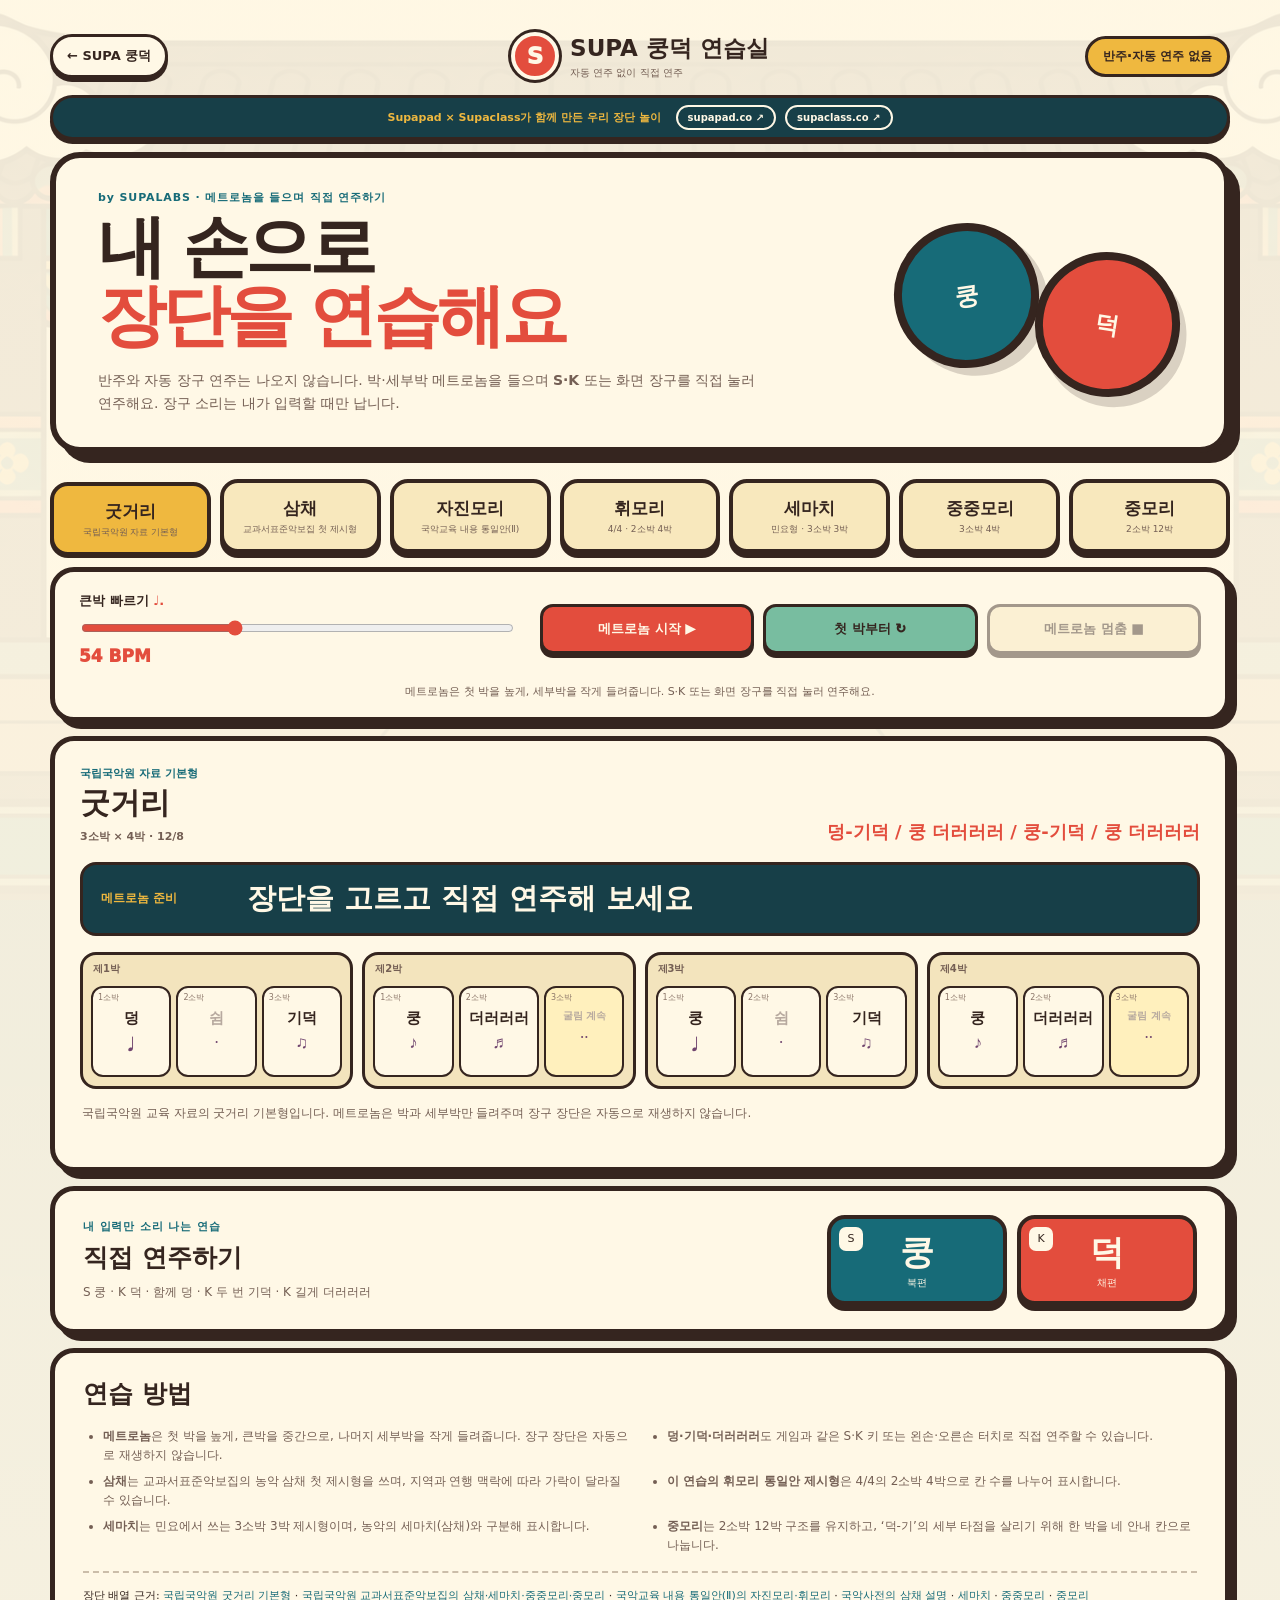
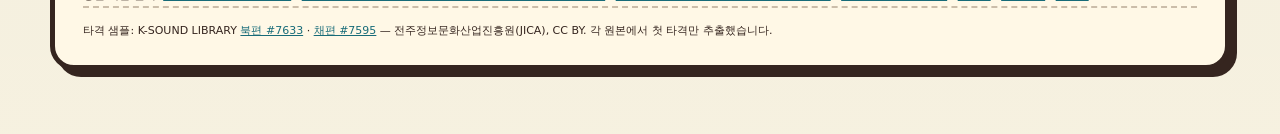
<file: supa-kungdeok/practice.html>
<!doctype html>
<html lang="ko">
  <head>
    <meta charset="UTF-8" />
    <meta name="viewport" content="width=device-width, initial-scale=1, viewport-fit=cover" />
    <meta name="theme-color" content="#173f48" />
    <meta name="description" content="SUPA 쿵덕의 무반주 장단 연습실. 굿거리부터 세마치·중중모리·중모리까지 직접 연주해요." />
    <title>SUPA 쿵덕 · 장단 연습실</title>
    <link rel="stylesheet" href="./practice.css?v=20260821metro5" />
  </head>
  <body>
    <main class="practice-app">
      <header class="practice-header">
        <a class="back-link" href="./index.html">← SUPA 쿵덕</a>
        <div class="practice-logo"><span>S</span><div><strong>SUPA 쿵덕 연습실</strong><small>자동 연주 없이 직접 연주</small></div></div>
        <div class="sample-badge">반주·자동 연주 없음</div>
      </header>

      <nav class="practice-brand-bar" aria-label="SUPALABS 서비스 바로가기">
        <strong>Supapad × Supaclass가 함께 만든 우리 장단 놀이</strong>
        <a href="https://supapad.co" target="_blank" rel="noreferrer">supapad.co ↗</a>
        <a href="https://supaclass.co" target="_blank" rel="noreferrer">supaclass.co ↗</a>
      </nav>

      <section class="practice-intro">
        <div>
          <p class="eyebrow">by SUPALABS · 메트로놈을 들으며 직접 연주하기</p>
          <h1>내 손으로<br /><em>장단을 연습해요</em></h1>
          <p>반주와 자동 장구 연주는 나오지 않습니다. 박·세부박 메트로놈을 들으며 <span class="input-copy input-copy--keyboard"><b>S·K</b> 또는 화면 장구를</span><span class="input-copy input-copy--touch"><b>왼손 북편·오른손 채편을</b></span> 직접 눌러 연주해요. 장구 소리는 내가 입력할 때만 납니다.</p>
        </div>
        <div class="disc-character" aria-hidden="true">
          <div class="disc disc--buk">쿵</div><div class="disc disc--chae">덕</div>
        </div>
      </section>

      <nav class="pattern-tabs" aria-label="연습할 장단">
        <button class="pattern-tab is-selected" type="button" data-pattern="gutgeori" aria-pressed="true"><span>굿거리</span><small>국립국악원 자료 기본형</small></button>
        <button class="pattern-tab" type="button" data-pattern="samchae" aria-pressed="false"><span>삼채</span><small>교과서표준악보집 첫 제시형</small></button>
        <button class="pattern-tab" type="button" data-pattern="jajinmori" aria-pressed="false"><span>자진모리</span><small>국악교육 내용 통일안(Ⅱ)</small></button>
        <button class="pattern-tab" type="button" data-pattern="hwimori" aria-pressed="false"><span>휘모리</span><small>4/4 · 2소박 4박</small></button>
        <button class="pattern-tab" type="button" data-pattern="semachi" aria-pressed="false"><span>세마치</span><small>민요형 · 3소박 3박</small></button>
        <button class="pattern-tab" type="button" data-pattern="jungjungmori" aria-pressed="false"><span>중중모리</span><small>3소박 4박</small></button>
        <button class="pattern-tab" type="button" data-pattern="jungmori" aria-pressed="false"><span>중모리</span><small>2소박 12박</small></button>
      </nav>

      <section class="control-card" aria-label="박과 세부박 메트로놈 설정">
        <div class="tempo-control">
          <label for="tempoRange">큰박 빠르기 <b id="beatUnit">♩.</b></label>
          <input id="tempoRange" type="range" min="40" max="144" step="1" value="54" />
          <output id="tempoValue" for="tempoRange">54 BPM</output>
        </div>
        <div class="transport-controls">
          <button id="startMetronomeButton" class="transport-button transport-button--primary" type="button" aria-pressed="false">메트로놈 시작 ▶</button>
          <button id="restartMetronomeButton" class="transport-button transport-button--secondary" type="button">첫 박부터 ↻</button>
          <button id="stopMetronomeButton" class="transport-button transport-button--stop" type="button" disabled>메트로놈 멈춤 ■</button>
        </div>
        <p id="practiceStatus" class="audio-status" role="status" aria-live="polite">메트로놈은 첫 박을 높게, 세부박을 작게 들려줍니다. <span class="input-copy input-copy--keyboard">S·K 또는 화면 장구를</span><span class="input-copy input-copy--touch">왼손 북편·오른손 채편을</span> 직접 눌러 연주해요.</p>
      </section>

      <section class="pattern-card" aria-labelledby="patternTitle">
        <div class="pattern-heading">
          <div><p id="patternKind">국립국악원 자료 기본형</p><h2 id="patternTitle">굿거리</h2><small id="meterLabel" class="meter-label">3소박 × 4박 · 12/8</small></div>
          <strong id="patternPhrase">덩-기덕 / 쿵 더러러러 / 쿵-기덕 / 쿵 더러러러</strong>
        </div>
        <div class="now-playing">
          <span id="beatPosition">준비</span>
          <strong id="currentStroke">장단을 고르고 직접 연주해 보세요</strong>
        </div>
        <div id="beatGrid" class="beat-grid" role="list" aria-label="선택한 장단의 박과 타점 안내"></div>
        <p id="patternNote" class="pattern-note"></p>
      </section>

      <section class="audition-card" aria-labelledby="auditionTitle">
        <div><p class="eyebrow">내 입력만 소리 나는 연습</p><h2 id="auditionTitle">직접 연주하기</h2><p><kbd>S</kbd> 쿵 · <kbd>K</kbd> 덕 · 함께 덩 · <kbd>K</kbd> 두 번 기덕 · <kbd>K</kbd> 길게 더러러러</p></div>
        <div class="audition-pads">
          <button id="bukPad" class="audition-pad audition-pad--buk" type="button" aria-label="왼손 북편 쿵, 키보드 S" aria-keyshortcuts="S"><kbd data-touch-label="왼손">S</kbd><strong>쿵</strong><span>북편</span></button>
          <button id="chaePad" class="audition-pad audition-pad--chae" type="button" aria-label="오른손 채편 덕, 키보드 K" aria-keyshortcuts="K"><kbd data-touch-label="오른손">K</kbd><strong>덕</strong><span>채편</span></button>
        </div>
      </section>

      <section class="method-card">
        <h2>연습 방법</h2>
        <ul>
          <li><b>메트로놈</b>은 첫 박을 높게, 큰박을 중간으로, 나머지 세부박을 작게 들려줍니다. 장구 장단은 자동으로 재생하지 않습니다.</li>
          <li><b>덩·기덕·더러러러</b>도 게임과 같은 S·K 키 또는 왼손·오른손 터치로 직접 연주할 수 있습니다.</li>
          <li><b>삼채</b>는 교과서표준악보집의 농악 삼채 첫 제시형을 쓰며, 지역과 연행 맥락에 따라 가락이 달라질 수 있습니다.</li>
          <li><b>이 연습의 휘모리 통일안 제시형</b>은 4/4의 2소박 4박으로 칸 수를 나누어 표시합니다.</li>
          <li><b>세마치</b>는 민요에서 쓰는 3소박 3박 제시형이며, 농악의 세마치(삼채)와 구분해 표시합니다.</li>
          <li><b>중모리</b>는 2소박 12박 구조를 유지하고, ‘덕-기’의 세부 타점을 살리기 위해 한 박을 네 안내 칸으로 나눕니다.</li>
        </ul>
        <p>장단 배열 근거: <a href="https://academy.gugak.go.kr/dp/pds/HTML5-4-21/HTML5-4-21-4/index.htm" target="_blank" rel="noreferrer">국립국악원 굿거리 기본형</a> · <a href="https://www.gugak.go.kr/userfiles/files/textbook_final.pdf" target="_blank" rel="noreferrer">국립국악원 교과서표준악보집의 삼채·세마치·중중모리·중모리</a> · <a href="https://academy.gugak.go.kr/dp/pds/HTML5-4-23/HTML5-4-23-5/index.htm" target="_blank" rel="noreferrer">국악교육 내용 통일안(Ⅱ)의 자진모리·휘모리</a> · <a href="https://www.gugak.go.kr/ency/topic/view/1324" target="_blank" rel="noreferrer">국악사전의 삼채 설명</a> · <a href="https://www.gugak.go.kr/ency/topic/view/1320" target="_blank" rel="noreferrer">세마치</a> · <a href="https://www.gugak.go.kr/ency/topic/view/1319" target="_blank" rel="noreferrer">중중모리</a> · <a href="https://www.gugak.go.kr/ency/topic/view/1322" target="_blank" rel="noreferrer">중모리</a></p>
        <p>타격 샘플: K-SOUND LIBRARY <a href="https://www.k-soundlibrary.kr/home/soundEfect/Srch/SoundEfectDtlPage.do?id=7633" target="_blank" rel="noreferrer">북편 #7633</a> · <a href="https://www.k-soundlibrary.kr/home/soundEfect/Srch/SoundEfectDtlPage.do?id=7595" target="_blank" rel="noreferrer">채편 #7595</a> — 전주정보문화산업진흥원(JICA), CC BY. 각 원본에서 첫 타격만 추출했습니다.</p>
      </section>
    </main>
    <script src="./practice.js?v=20260821metro5"></script>
  </body>
</html>
</file>
<file: supa-kungdeok/styles.css>
:root {
  color-scheme: light;
  --ink: #38261f;
  --ivory: #fff1cf;
  --paper: #fff9e8;
  --teal: #176b78;
  --teal-dark: #0d3f48;
  --red: #e94f3d;
  --red-dark: #aa332d;
  --gold: #efb83f;
  --jade: #6fbf9e;
  --purple: #6c3f77;
  --line: 4px solid var(--ink);
}

* { box-sizing: border-box; }
html, body { width: 100%; height: 100%; margin: 0; overflow: hidden; }
body {
  background: var(--teal-dark);
  color: var(--ink);
  font-family: "Arial Rounded MT Bold", "Pretendard", "Noto Sans KR", system-ui, sans-serif;
  font-weight: 700;
  -webkit-tap-highlight-color: transparent;
  user-select: none;
}
button { font: inherit; color: inherit; }
button:focus-visible { outline: 5px solid #fff; outline-offset: 4px; }
kbd {
  display: inline-grid;
  place-items: center;
  min-width: 1.65em;
  padding: .15em .35em;
  border: 2px solid var(--ink);
  border-bottom-width: 5px;
  border-radius: 8px;
  background: var(--paper);
  font: 900 .85em/1 system-ui, sans-serif;
}

.game {
  --playfield-top: 90px;
  --playfield-height: clamp(270px, 42dvh, 330px);
  --playfield-gap: 12px;
  position: relative;
  width: 100vw;
  height: 100dvh;
  min-height: 540px;
  overflow: hidden;
  isolation: isolate;
  background: var(--ivory);
}
.stage-bg {
  position: absolute;
  inset: 0;
  z-index: -5;
  background: url("./assets/korean-madang-living-bg.png") center / cover no-repeat;
  pointer-events: none;
}
.living-scene {
  position: absolute;
  z-index: -4;
  inset: 0;
  overflow: hidden;
  contain: layout paint;
  pointer-events: none;
}
.living {
  position: absolute;
  display: block;
  height: auto;
  pointer-events: none;
  user-select: none;
}
.living--clouds { z-index: 1; left: 31%; top: calc(var(--playfield-top) + var(--playfield-height) - 12px); width: clamp(220px, 25vw, 350px); }
.living--pine { z-index: 2; left: 5%; top: 25%; width: clamp(270px, 31vw, 480px); transform-origin: 50% 96%; }
.living--waves {
  z-index: 3;
  left: 31%;
  top: 62%;
  width: clamp(330px, 39vw, 590px);
  -webkit-mask-image: linear-gradient(90deg, transparent 0%, #000 14%, #000 86%, transparent 100%);
  mask-image: linear-gradient(90deg, transparent 0%, #000 14%, #000 86%, transparent 100%);
  -webkit-mask-repeat: no-repeat;
  mask-repeat: no-repeat;
  -webkit-mask-size: 100% 100%;
  mask-size: 100% 100%;
}
.living--tiger { z-index: 4; left: 12%; top: 51%; width: clamp(185px, 21vw, 310px); transform-origin: 50% 96%; }
.living--dragon { z-index: 4; right: 8%; top: calc(var(--playfield-top) + var(--playfield-height) - 18px); width: clamp(215px, 21vw, 276px); transform-origin: 52% 58%; }
.living--cranes { z-index: 5; right: 4%; top: 53%; width: clamp(165px, 19vw, 275px); transform-origin: 50% 88%; }
.living--deer { z-index: 5; left: 40%; top: 57%; width: clamp(125px, 14vw, 205px); transform-origin: 50% 92%; }
.living--turtle { z-index: 5; right: 28%; top: 69%; width: clamp(105px, 11vw, 155px); transform-origin: 55% 72%; }
.game[data-phase="playing"] .living--clouds { animation: living-cloud-drift 15s ease-in-out infinite alternate; }
.game[data-phase="playing"] .living--pine { animation: living-pine-sway 6.8s ease-in-out infinite alternate; }
.game[data-phase="playing"] .living--waves { animation: living-wave-roll 5.4s ease-in-out infinite; }
.game[data-phase="playing"] .living--dragon { animation: living-dragon-wriggle 3.8s ease-in-out infinite alternate; }
.game[data-phase="playing"] .living--cranes { animation: living-crane-nod 3.2s ease-in-out infinite; }
.game[data-phase="playing"] .living--turtle { animation: living-turtle-peek 4.6s ease-in-out infinite; }
.game[data-phase="playing"] .living--tiger.is-beat { animation: living-tiger-beat .5s cubic-bezier(.2,.8,.25,1); }
.game[data-phase="playing"] .living--deer.is-beat { animation: living-deer-tap .44s cubic-bezier(.2,.8,.25,1); }
.beat-wash {
  position: absolute;
  inset: 0;
  z-index: 20;
  pointer-events: none;
  opacity: 0;
  background: var(--gold);
  mix-blend-mode: screen;
}
.beat-wash.is-on { animation: beat-wash .24s ease-out; }
.ribbon-layer { position: absolute; inset: 0; z-index: 19; overflow: hidden; pointer-events: none; }
.ribbon {
  position: absolute;
  width: 18px;
  height: 170px;
  border: 4px solid var(--ink);
  border-radius: 999px;
  transform-origin: top center;
  animation: ribbon-fly .8s cubic-bezier(.1,.8,.3,1) forwards;
}
.combo-burst {
  position: absolute;
  z-index: 55;
  left: clamp(100px, 11vw, 165px);
  top: clamp(190px, 31vh, 250px);
  display: grid;
  place-items: center;
  min-width: 190px;
  padding: 14px 24px 16px;
  border: 6px solid var(--ink);
  border-radius: 26px;
  background: var(--gold);
  color: var(--paper);
  opacity: 0;
  transform: translate(-50%, -50%) scale(.45) rotate(-7deg);
  pointer-events: none;
  box-shadow: 9px 9px 0 var(--ink), 0 0 0 9px var(--red);
}
.combo-burst strong { font-size: clamp(42px, 6vw, 78px); line-height: .85; text-shadow: 4px 4px 0 var(--ink); }
.combo-burst span { margin-top: 8px; color: var(--teal-dark); font-size: 15px; font-weight: 1000; }
.combo-burst.show { animation: combo-burst .9s cubic-bezier(.16,.9,.24,1) forwards; }

.topbar {
  position: absolute;
  z-index: 30;
  top: 0;
  left: 0;
  right: 0;
  height: 78px;
  display: grid;
  grid-template-columns: minmax(220px, 1fr) minmax(300px, 1.25fr) minmax(380px, 1fr);
  align-items: stretch;
  border-bottom: var(--line);
  background: var(--teal-dark);
  color: var(--paper);
  box-shadow: 0 8px 0 rgba(56,38,31,.2);
}
.logo-lockup { display: flex; align-items: center; gap: 11px; padding: 7px 18px; }
.logo-lockup__seal {
  display: grid;
  place-items: center;
  width: 52px;
  height: 52px;
  flex: 0 0 52px;
  border: 4px solid var(--paper);
  border-radius: 50%;
  background: var(--red);
  color: var(--paper);
  font-size: 28px;
  box-shadow: 4px 4px 0 var(--ink);
}
.logo-lockup strong { display: block; font-size: clamp(18px, 1.7vw, 27px); line-height: 1; letter-spacing: -.04em; }
.logo-lockup small { display: block; margin-top: 5px; color: var(--gold); font-size: 11px; letter-spacing: .12em; }
.song-info {
  display: flex;
  align-items: center;
  justify-content: center;
  gap: 13px;
  padding: 8px 20px;
  border-inline: 3px solid rgba(255,255,255,.25);
  background: var(--teal);
}
.song-info__badge {
  padding: 8px 12px;
  border: 3px solid var(--ink);
  border-radius: 999px;
  background: var(--gold);
  color: var(--ink);
  font-size: 12px;
  white-space: nowrap;
}
.song-info strong { display: block; font-size: clamp(17px, 1.55vw, 24px); }
.song-info span:not(.song-info__badge) { display: block; margin-top: 3px; color: var(--ivory); font-size: 11px; }
.score-box { display: flex; align-items: center; justify-content: flex-end; gap: 12px; padding: 7px 16px; }
.score-box__gauge { width: min(180px, 14vw); }
.score-box__gauge > span, .score-box__number > span { display: block; margin-bottom: 3px; color: var(--gold); font-size: 10px; text-transform: uppercase; }
.score-box__gauge > div { height: 17px; overflow: hidden; border: 3px solid var(--paper); border-radius: 999px; background: var(--ink); }
.score-box__gauge i { display: block; width: 0%; height: 100%; background: repeating-linear-gradient(90deg, var(--red) 0 14px, var(--gold) 14px 28px, var(--jade) 28px 42px); transition: width .2s ease; }
.score-box__number strong { display: block; min-width: 118px; font: 900 clamp(18px, 1.7vw, 26px)/1 "Arial Rounded MT Bold", system-ui; letter-spacing: .05em; text-align: right; }
.round-button {
  width: 42px;
  height: 42px;
  flex: 0 0 42px;
  border: 3px solid var(--paper);
  border-radius: 50%;
  background: var(--red);
  color: var(--paper);
  cursor: pointer;
  box-shadow: 3px 3px 0 var(--ink);
}
.round-button:active { transform: translate(3px,3px); box-shadow: none; }

.playfield {
  position: absolute;
  z-index: 10;
  left: 3vw;
  right: 3vw;
  top: var(--playfield-top);
  height: var(--playfield-height);
  min-height: 0;
  display: grid;
  grid-template-columns: clamp(160px, 14vw, 220px) minmax(0, 1fr);
  filter: drop-shadow(0 10px 0 rgba(56,38,31,.22));
}
.player-panel {
  position: relative;
  overflow: hidden;
  border: 6px solid var(--ink);
  border-right-width: 3px;
  border-radius: 22px 0 0 22px;
  background: var(--red);
}
.player-panel::before {
  content: "";
  position: absolute;
  inset: 38px 0 0;
  background: repeating-linear-gradient(135deg, rgba(255,241,207,.14) 0 13px, transparent 13px 26px);
}
.player-panel__label {
  position: relative;
  z-index: 3;
  padding: 7px 10px;
  border-bottom: 4px solid var(--ink);
  background: var(--gold);
  font-size: 13px;
  text-align: center;
}
.player-panel__hits {
  position: absolute;
  z-index: 4;
  left: 12px;
  right: 12px;
  bottom: 10px;
  display: flex;
  justify-content: space-between;
  gap: 6px;
  color: var(--paper);
  font-size: 11px;
}
.player-panel__hits span { padding: 4px 7px; border: 2px solid var(--ink); border-radius: 999px; background: var(--teal-dark); }
.lane-shell {
  position: relative;
  overflow: hidden;
  border: 6px solid var(--ink);
  border-left-width: 3px;
  border-radius: 0 22px 22px 0;
  background: #163d38;
  transition: box-shadow .2s ease, filter .2s ease;
}
.game[data-combo-tier="1"] .lane-shell { box-shadow: 0 0 22px rgba(239,184,63,.55); }
.game[data-combo-tier="2"] .lane-shell { box-shadow: 0 0 30px rgba(239,184,63,.78), 0 0 54px rgba(233,79,61,.35); filter: saturate(1.08); }
.game[data-combo-tier="3"] .lane-shell { box-shadow: 0 0 34px rgba(255,249,232,.82), 0 0 68px rgba(239,184,63,.6); filter: saturate(1.16) brightness(1.04); }
.lane-shell::before, .lane-shell::after {
  content: "";
  position: absolute;
  z-index: 0;
  left: 0;
  right: 0;
  height: 34px;
  background: repeating-linear-gradient(90deg, var(--teal) 0 34px, var(--gold) 34px 52px, var(--red) 52px 86px, var(--jade) 86px 104px);
  border-bottom: 4px solid var(--ink);
}
.lane-shell::before { top: 0; }
.lane-shell::after { bottom: 0; transform: rotate(180deg); }
.lane-shell__frame {
  position: absolute;
  z-index: 0;
  inset: 34px 0;
  background:
    linear-gradient(rgba(255,255,255,.035) 50%, transparent 50%) 0 0/100% 48px,
    linear-gradient(90deg, rgba(255,255,255,.045) 1px, transparent 1px) 0 0/68px 100%;
}
#gameCanvas { position: absolute; z-index: 2; inset: 0; width: 100%; height: 100%; }
.notation-key {
  position: absolute;
  z-index: 4;
  right: 14px;
  top: 4px;
  display: flex;
  gap: 5px;
  pointer-events: none;
}
.notation-key span { padding: 3px 7px; border: 2px solid var(--ink); border-radius: 999px; background: rgba(255,249,232,.9); font-size: 10px; }
.notation-key b { font-size: 14px; }
.judgment {
  position: absolute;
  z-index: 8;
  left: 6.5%;
  top: 22%;
  width: 170px;
  color: var(--gold);
  font-size: clamp(25px, 3vw, 48px);
  line-height: 1;
  text-align: center;
  text-shadow: 3px 3px 0 var(--ink), -2px -2px 0 var(--ink), 2px -2px 0 var(--ink), -2px 2px 0 var(--ink);
  opacity: 0;
  pointer-events: none;
}
.judgment.show { animation: judgment-pop .42s ease-out; }
.timing-hint {
  position: absolute;
  z-index: 5;
  right: 20px;
  bottom: 42px;
  color: var(--ivory);
  font-size: 10px;
  opacity: .72;
}
.combo {
  position: absolute;
  z-index: 6;
  left: 7.2%;
  bottom: 38px;
  display: grid;
  place-items: center;
  color: var(--paper);
  pointer-events: none;
}
.combo strong { font-size: clamp(27px, 3.4vw, 52px); line-height: .85; text-shadow: 3px 3px 0 var(--ink); }
.combo span { color: var(--gold); font-size: 10px; text-shadow: 2px 2px 0 var(--ink); }
.combo.pulse { animation: combo-pulse .24s ease-out; }

.sprite {
  aspect-ratio: 3 / 4;
  background-repeat: no-repeat;
  background-position: 0 0;
  filter: drop-shadow(0 6px 0 rgba(56,38,31,.18));
}
.sprite--janggu {
  aspect-ratio: 1.75 / 1;
  background-image: url("./assets/janggu-sprites.png");
  background-size: 400% auto;
  background-position: 0 50%;
}
.player-panel > .sprite--janggu {
  position: absolute;
  z-index: 2;
  left: 50%;
  top: 51%;
  width: 108%;
  transform: translate(-50%, -50%);
}
.hero-character {
  position: absolute;
  z-index: 2;
  left: 50%;
  top: 51%;
  width: min(220px, 17vw);
  aspect-ratio: 3 / 4;
  transform: translate(-50%,-48%);
}
.sprite--janggu.is-kung { background-position: 33.333% 50%; }
.sprite--janggu.is-deok { background-position: 66.666% 50%; }
.sprite--janggu.is-cheer, .sprite--janggu.sprite--cheer { background-position: 100% 50%; }
.sprite--sogo { background-image: url("./assets/sogo-sprites.png"); background-size: 400% 100%; animation: sogo-dance 1.2s steps(1) infinite; }
.sprite--kkwaeng { background-image: url("./assets/metal-sprites.png"); background-size: 400% 200%; animation: kkwaeng-dance .8s steps(1) infinite; }
.sprite--jing { background-image: url("./assets/metal-sprites.png"); background-size: 400% 200%; background-position-y: 100%; animation: jing-dance 1.6s steps(1) infinite; }

.madang {
  position: absolute;
  z-index: 7;
  left: 2.5vw;
  right: 2.5vw;
  top: calc(var(--playfield-top) + var(--playfield-height) + var(--playfield-gap));
  bottom: 0;
}
.support-cast {
  position: absolute;
  left: clamp(40px, 8vw, 150px);
  right: clamp(300px, 31vw, 520px);
  bottom: clamp(8px, 2vh, 24px);
  height: calc(100% - 6px);
  display: flex;
  align-items: flex-end;
  justify-content: space-evenly;
  gap: 2vw;
}
.cast-member { position: relative; display: grid; justify-items: center; align-content: end; height: 100%; }
.cast-member .sprite { width: clamp(100px, 10vw, 150px); max-height: 100%; aspect-ratio: 3/4; }
.cast-member--jing .sprite { width: clamp(130px, 14.5vw, 215px); }
.cast-member span {
  position: absolute;
  bottom: 4px;
  padding: 3px 10px;
  border: 3px solid var(--ink);
  border-radius: 999px;
  background: var(--paper);
  color: var(--teal-dark);
  font-size: 11px;
}
.game[data-phase="playing"] .support-cast { animation: cast-bob .48s ease-in-out infinite alternate; }
.hit-controls {
  position: absolute;
  right: 1vw;
  bottom: max(14px, env(safe-area-inset-bottom));
  display: grid;
  grid-template-columns: repeat(2, clamp(105px, 11vw, 155px));
  gap: 10px;
  text-align: center;
}
.hit-controls > p { grid-column: 1/-1; margin: -2px 0 0; padding: 5px 8px; border: 3px solid var(--ink); border-radius: 999px; background: var(--paper); font-size: 10px; }
.hit-button {
  position: relative;
  min-height: clamp(86px, 12vh, 116px);
  border: 6px solid var(--ink);
  border-radius: 28px;
  cursor: pointer;
  touch-action: none;
  -webkit-touch-callout: none;
  box-shadow: 0 9px 0 var(--ink);
  transition: transform .08s, box-shadow .08s;
}
.hit-button--kung { background: var(--teal); color: var(--paper); }
.hit-button--deok { background: var(--red); color: var(--paper); }
.hit-button kbd { position: absolute; top: 8px; left: 9px; color: var(--ink); }
.hit-button strong { display: block; font-size: clamp(36px, 4vw, 58px); line-height: 1; text-shadow: 3px 3px 0 var(--ink); }
.hit-button span { display: block; margin-top: 3px; color: var(--ivory); font-size: 11px; }
.hit-button.is-pressed, .hit-button:active { transform: translateY(8px) scale(.98); box-shadow: 0 1px 0 var(--ink); }

.countdown {
  position: absolute;
  z-index: 80;
  inset: 0;
  display: none;
  place-items: center;
  pointer-events: none;
}
.countdown[aria-hidden="false"] { display: grid; }
.countdown span {
  display: grid;
  place-items: center;
  width: clamp(145px, 17vw, 230px);
  aspect-ratio: 1;
  border: 9px solid var(--ink);
  border-radius: 50%;
  background: var(--gold);
  color: var(--paper);
  font-size: clamp(55px, 8vw, 105px);
  text-shadow: 5px 5px 0 var(--ink);
  box-shadow: 0 0 0 12px var(--red), 0 0 0 21px var(--ink);
  animation: count-pop .46s ease-out;
}

.overlay {
  position: absolute;
  z-index: 100;
  inset: 0;
  display: none;
  place-items: center;
  padding: 22px;
  background: rgba(13,63,72,.78);
  backdrop-filter: blur(5px);
}
.overlay--open { display: grid; }
.start-card {
  position: relative;
  width: min(980px, 94vw);
  min-height: min(590px, 88vh);
  display: grid;
  grid-template-columns: .82fr 1.18fr;
  overflow: hidden;
  border: 8px solid var(--ink);
  border-radius: 34px;
  background: var(--paper);
  box-shadow: 14px 14px 0 var(--ink);
}
.start-card__hero {
  display: grid;
  place-items: center;
  padding: 34px;
  background:
    radial-gradient(circle, var(--gold) 0 7px, transparent 8px) 0 0/42px 42px,
    var(--red);
  border-right: 6px solid var(--ink);
}
.start-card__hero .sprite--janggu { width: 92%; max-width: 430px; aspect-ratio: 1.75/1; }
.start-card__content { display: flex; flex-direction: column; justify-content: center; padding: 34px clamp(26px, 4vw, 55px); }
.eyebrow { margin: 0 0 8px; color: var(--teal); font-size: 11px; letter-spacing: .08em; }
.eyebrow b { display: inline-block; margin-right: 6px; padding: 3px 7px; border-radius: 999px; background: var(--teal); color: var(--paper); font-size: .9em; letter-spacing: .05em; }
h1 { margin: 0; color: var(--ink); font-size: clamp(46px, 6vw, 76px); line-height: .95; letter-spacing: -.08em; }
h1 em { color: var(--red); font-style: normal; }
.brand-links { display: grid; grid-template-columns: 1fr 1fr; gap: 8px; margin-top: 13px; }
.brand-links a { display: grid; grid-template-columns: auto 1fr; align-items: center; gap: 7px; min-height: 38px; padding: 6px 11px; border: 2px solid var(--ink); border-radius: 999px; background: var(--ivory); color: var(--ink); font-size: 10px; text-decoration: none; box-shadow: 0 3px 0 var(--ink); }
.brand-links a:last-child { background: #d8eee4; }
.brand-links a span { color: var(--teal); font-weight: 1000; }
.brand-links a strong { justify-self: end; white-space: nowrap; font-size: 10px; }
.brand-links a:hover { background: var(--gold); }
.brand-links a:active { transform: translateY(2px); box-shadow: 0 1px 0 var(--ink); }
.lead { margin: 17px 0 19px; font-size: clamp(14px, 1.45vw, 19px); line-height: 1.55; }
.lead b { color: var(--red); }
.stage-picker { display: grid; gap: 8px; margin: 0; padding: 0; border: 0; }
.stage-picker legend { margin-bottom: 8px; font-size: 13px; }
.stage-choice {
  display: grid;
  grid-template-columns: 50px 1fr auto;
  align-items: center;
  gap: 11px;
  width: 100%;
  min-height: 59px;
  padding: 8px 13px;
  border: 3px solid var(--ink);
  border-radius: 15px;
  background: var(--ivory);
  text-align: left;
  cursor: pointer;
}
.stage-choice > span { display: grid; place-items: center; width: 42px; height: 32px; border-radius: 999px; background: var(--jade); font-size: 11px; }
.stage-choice strong { font-size: 14px; }.stage-choice small { font-size: 10px; color: #72584d; }
.stage-choice.is-selected { background: var(--gold); transform: translateX(-5px); box-shadow: 5px 5px 0 var(--ink); }
.stage-choice.is-selected > span { background: var(--red); color: var(--paper); }
.practice-link { align-self: center; margin-top: 13px; color: var(--teal); font-size: 12px; font-weight: 900; text-align: center; text-decoration-thickness: 2px; text-underline-offset: 4px; }
.practice-link span { color: var(--red); }
.primary-button, .secondary-button {
  min-height: 58px;
  padding: 12px 26px;
  border: 4px solid var(--ink);
  border-radius: 16px;
  cursor: pointer;
  box-shadow: 0 6px 0 var(--ink);
}
.primary-button { margin-top: 18px; background: var(--red); color: var(--paper); font-size: 18px; }
.primary-button span { margin-left: 10px; color: var(--gold); }
.primary-button:disabled { cursor: wait; opacity: .72; transform: none; box-shadow: 0 3px 0 var(--ink); }
.secondary-button { background: var(--jade); }
.primary-button:active,.secondary-button:active { transform: translateY(5px); box-shadow: 0 1px 0 var(--ink); }
.start-status { min-height: 18px; margin: 8px 0 0; color: #a33127; font-size: 11px; line-height: 1.35; text-align: center; }
.key-help { margin: 12px 0 0; font-size: 11px; text-align: center; }
.key-help--touch { display: none; }

.result-card {
  position: relative;
  width: min(660px, 92vw);
  padding: 38px 44px 34px;
  border: 8px solid var(--ink);
  border-radius: 34px;
  background: var(--paper);
  box-shadow: 14px 14px 0 var(--ink);
  text-align: center;
}
.result-stamp {
  position: absolute;
  right: 24px;
  top: 24px;
  display: grid;
  place-items: center;
  width: 92px;
  height: 92px;
  border: 7px double var(--red);
  border-radius: 50%;
  color: var(--red);
  font-size: 24px;
  transform: rotate(10deg);
}
.result-card h2 { margin: 4px 100px 12px 0; font-size: 28px; text-align: left; }
.result-score { display: flex; align-items: baseline; justify-content: center; gap: 14px; margin: 18px 0; color: var(--red); }
.result-score strong { font-size: 46px; letter-spacing: .06em; }
.result-stats { display: grid; grid-template-columns: repeat(3,1fr); gap: 8px; margin: 0; }
.result-stats div { padding: 11px 8px; border: 3px solid var(--ink); border-radius: 13px; background: var(--ivory); }
.result-stats dt { font-size: 10px; }.result-stats dd { margin: 4px 0 0; font-size: 23px; }
.result-note { margin: 16px 0 4px; color: var(--teal); }
.result-actions { display: grid; grid-template-columns: 1fr 1fr; gap: 10px; }.result-actions .primary-button { margin-top: 0; }
.portrait-notice { display: none; }

@keyframes beat-wash { 0%{opacity:.25} 100%{opacity:0} }
@keyframes ribbon-fly { from{opacity:1;transform:translateY(0) rotate(var(--r,0deg)) scaleY(.35)} to{opacity:0;transform:translateY(-260px) rotate(calc(var(--r,0deg) + 80deg)) scaleY(1)} }
@keyframes judgment-pop { 0%{opacity:0;transform:scale(.4) rotate(-8deg)} 35%{opacity:1;transform:scale(1.25) rotate(2deg)} 100%{opacity:0;transform:scale(1) translateY(-18px)} }
@keyframes combo-pulse { 50%{transform:scale(1.3)} }
@keyframes combo-burst { 0%{opacity:0;transform:translate(-50%,-50%) scale(.35) rotate(-9deg)} 18%{opacity:1;transform:translate(-50%,-50%) scale(1.12) rotate(3deg)} 72%{opacity:1;transform:translate(-50%,-58%) scale(1) rotate(-1deg)} 100%{opacity:0;transform:translate(-50%,-82%) scale(.9) rotate(2deg)} }
@keyframes screen-hit { 0%,100%{transform:translate(0)} 32%{transform:translate(-2px,1px)} 68%{transform:translate(2px,-1px)} }
@keyframes screen-heavy { 0%,100%{transform:translate(0) rotate(0)} 18%{transform:translate(-5px,2px) rotate(-.2deg)} 42%{transform:translate(4px,-3px) rotate(.18deg)} 66%{transform:translate(-2px,2px)} 84%{transform:translate(2px,-1px)} }
@keyframes stage-heavy { 0%,100%{transform:translateY(0)} 30%{transform:translateY(-5px) scale(1.006)} 62%{transform:translateY(3px)} }
@keyframes count-pop { from{transform:scale(.35) rotate(-12deg);opacity:0} 45%{transform:scale(1.15) rotate(3deg);opacity:1} to{transform:scale(1);opacity:1} }
@keyframes cast-bob { to { transform: translateY(-10px); } }
@keyframes living-cloud-drift { from { transform: translate3d(-24px,1px,0); } to { transform: translate3d(28px,-3px,0); } }
@keyframes living-pine-sway { from { transform: rotate(-1.1deg) translate3d(-2px,0,0); } to { transform: rotate(1.35deg) translate3d(2px,-1px,0); } }
@keyframes living-wave-roll { 0%,100% { transform: translate3d(-10px,0,0) scaleY(1); } 50% { transform: translate3d(10px,-4px,0) scaleY(1.025); } }
@keyframes living-dragon-wriggle { from { transform: translate3d(-3px,2px,0) rotate(-1deg); } to { transform: translate3d(5px,-4px,0) rotate(1.2deg); } }
@keyframes living-crane-nod { 0%,100% { transform: rotate(0) translateY(0); } 38% { transform: rotate(.8deg) translateY(2px); } 58% { transform: rotate(-.9deg) translateY(-2px); } }
@keyframes living-turtle-peek { 0%,100% { transform: translate3d(0,0,0) rotate(0); } 50% { transform: translate3d(4px,-2px,0) rotate(.8deg); } }
@keyframes living-tiger-beat { 0%,100% { transform: translateY(0) rotate(0); } 34% { transform: translateY(-8px) rotate(-1.2deg); } 66% { transform: translateY(2px) rotate(.7deg); } }
@keyframes living-deer-tap { 0%,100% { transform: translateY(0) rotate(0); } 35% { transform: translateY(-4px) rotate(1.1deg); } 68% { transform: translateY(1px) rotate(-.5deg); } }
@keyframes sogo-dance { 0%,24%{background-position:0 0}25%,49%{background-position:33.333% 0}50%,74%{background-position:66.666% 0}75%,100%{background-position:0 0} }
@keyframes kkwaeng-dance { 0%,45%{background-position:0 0}46%,70%{background-position:33.333% 0}71%,100%{background-position:66.666% 0} }
@keyframes jing-dance { 0%,45%{background-position:0 100%}46%,70%{background-position:33.333% 100%}71%,100%{background-position:66.666% 100%} }

.game.impact-hit .playfield { will-change: transform; animation: screen-hit .14s ease-out; }
.game.impact-heavy .playfield { will-change: transform; animation: screen-heavy .24s ease-out; }
.game.impact-heavy .madang { will-change: transform; animation: stage-heavy .24s ease-out; }

@media (max-width: 920px) {
  .topbar { grid-template-columns: 190px 1fr 250px; }
  .logo-lockup { padding-inline: 10px; }.logo-lockup__seal{width:44px;height:44px;flex-basis:44px;font-size:23px}.logo-lockup small{display:none}
  .score-box__gauge,.round-button:last-child{display:none}.score-box{gap:7px;padding-inline:8px}.score-box__number strong{min-width:100px}
  .playfield { grid-template-columns: 150px 1fr; }
  .hero-character { width: 145px; }
  .hit-controls { grid-template-columns: repeat(2,95px); }
  .hit-button { min-height: 80px; }.hit-button strong{font-size:36px}
  .support-cast { right: 250px; left: 20px; }
  .cast-member .sprite { width: 110px; }
  .game[data-phase="playing"] .living--pine,
  .game[data-phase="playing"] .living--waves,
  .game[data-phase="playing"] .living--dragon,
  .game[data-phase="playing"] .living--cranes,
  .game[data-phase="playing"] .living--turtle { animation: none; }
  .game[data-phase="playing"] .living--clouds { animation-duration: 22s; }
}

@media (max-width: 1100px), (any-pointer: coarse) {
  .playfield {
    left: 8px;
    right: 8px;
    grid-template-columns: minmax(0, 1fr);
  }
  .player-panel { display: none; }
  .lane-shell {
    border-left-width: 6px;
    border-radius: 22px;
  }
  .madang { left: 0; right: 0; }
  .hit-controls {
    left: 0;
    right: 0;
    bottom: max(16px, env(safe-area-inset-bottom));
    display: block;
    height: clamp(80px, 13vh, 112px);
    pointer-events: none;
  }
  .hit-controls > p { display: none; }
  .hit-button {
    position: absolute;
    bottom: 0;
    width: clamp(128px, 22vw, 176px);
    height: 100%;
    min-height: 0;
    pointer-events: auto;
  }
  .hit-button--kung { left: max(8px, env(safe-area-inset-left)); }
  .hit-button--deok { right: max(8px, env(safe-area-inset-right)); }
  .hit-button kbd {
    min-width: 52px;
    font-size: 0;
  }
  .hit-button kbd::after {
    content: attr(data-touch-label);
    font-size: 11px;
  }
  .key-help--keyboard { display: none; }
  .key-help--touch { display: block; }
}

@media (hover: none) and (pointer: coarse) {
  .game[data-phase="playing"] .living--pine,
  .game[data-phase="playing"] .living--waves,
  .game[data-phase="playing"] .living--dragon,
  .game[data-phase="playing"] .living--cranes,
  .game[data-phase="playing"] .living--turtle { animation: none; }
  .game[data-phase="playing"] .living--clouds { animation-duration: 22s; }
}

@media (max-width: 720px) and (orientation: portrait) {
  .game { --playfield-top: 76px; --playfield-height: min(42dvh, 350px); --playfield-gap: 10px; min-height: 620px; }
  .topbar { height: 68px; grid-template-columns: minmax(0, 1fr) auto; }
  .logo-lockup { display: none; }
  .song-info { justify-content: flex-start; min-width: 0; padding: 6px 10px; border-left: 0; }
  .song-info__badge,.song-info span:not(.song-info__badge) { display: none; }
  .song-info strong { overflow: hidden; font-size: 16px; text-overflow: ellipsis; white-space: nowrap; }
  .score-box { gap: 6px; padding: 5px 8px; }
  .score-box__number strong { min-width: 70px; font-size: 16px; }
  .round-button { width: 36px; height: 36px; flex-basis: 36px; }
  .playfield { left: 10px; right: 10px; grid-template-columns: 1fr; }
  .player-panel,.notation-key,.timing-hint,.combo-burst,.support-cast { display: none; }
  .lane-shell { border-left-width: 6px; border-radius: 22px; }
  .judgment { left: 0; width: 150px; }
  .combo { left: 16px; }
  .madang { left: 0; right: 0; }
  .hit-button--kung { left: max(8px, env(safe-area-inset-left)); }
  .hit-button--deok { right: max(8px, env(safe-area-inset-right)); }
  .overlay { padding: 10px; overflow-y: auto; }
  .start-card {
    width: min(94vw, 480px);
    min-height: 0;
    max-height: calc(100dvh - 20px);
    grid-template-columns: 1fr;
    overflow-y: auto;
    border-width: 6px;
    border-radius: 24px;
    box-shadow: 7px 7px 0 var(--ink);
  }
  .start-card__hero {
    min-height: 96px;
    padding: 5px 28px;
    border-right: 0;
    border-bottom: 5px solid var(--ink);
    background-size: 34px 34px;
  }
  .start-card__hero .sprite--janggu { width: min(210px, 68vw); }
  .start-card__content { padding: 16px 17px 19px; }
  .eyebrow { margin-bottom: 5px; font-size: 9px; }
  .eyebrow b { padding: 2px 6px; }
  h1 { font-size: clamp(39px, 13vw, 54px); }
  .brand-links { gap: 6px; margin-top: 8px; }
  .brand-links a { min-height: 36px; padding: 5px 8px; font-size: 8px; }
  .brand-links a strong { font-size: 8px; }
  .lead { margin: 10px 0 12px; font-size: 12px; line-height: 1.42; }
  .stage-picker { gap: 6px; }
  .stage-picker legend { margin-bottom: 3px; font-size: 11px; }
  .stage-choice {
    grid-template-columns: 42px minmax(0, 1fr);
    gap: 5px 8px;
    min-height: 54px;
    padding: 7px 9px;
  }
  .stage-choice > span { grid-row: 1 / 3; width: 36px; height: 28px; }
  .stage-choice strong { min-width: 0; font-size: 12px; word-break: keep-all; }
  .stage-choice small { grid-column: 2; font-size: 8px; line-height: 1.25; word-break: keep-all; }
  .primary-button { min-height: 52px; margin-top: 12px; font-size: 16px; }
  .key-help { margin-top: 8px; font-size: 8px; line-height: 1.35; }
  .portrait-notice { display: none; }
  .living-scene { display: block; }
  .living--clouds { left: 22%; top: 47%; width: 190px; }
  .living--pine { left: -10%; top: 44%; width: 205px; }
  .living--waves { left: 15%; top: 72%; width: 270px; }
  .living--tiger { left: 1%; top: 57%; width: 145px; }
  .living--dragon { right: 0; top: 51%; width: 145px; }
  .living--cranes { right: 3%; top: 65%; width: 118px; }
  .living--deer { left: 39%; top: 66%; width: 96px; }
  .living--turtle { right: 41%; top: 75%; width: 82px; }
}

@media (max-height: 760px) and (min-height: 651px) {
  .overlay { padding: 12px; }
  .start-card { min-height: 0; max-height: calc(100dvh - 24px); }
  .start-card__hero { padding: 20px; }
  .start-card__content { padding: 18px clamp(24px, 3vw, 38px); }
  .start-card__content .eyebrow { margin-bottom: 4px; font-size: 9px; }
  .start-card__content h1 { font-size: clamp(44px, 5vw, 64px); }
  .brand-links { margin-top: 8px; }
  .brand-links a { min-height: 34px; }
  .lead { margin: 10px 0 12px; font-size: clamp(13px, 1.25vw, 16px); line-height: 1.4; }
  .stage-picker { gap: 6px; }
  .stage-picker legend { margin-bottom: 4px; }
  .stage-choice { min-height: 50px; padding-block: 6px; }
  .practice-link { margin-top: 8px; }
  .primary-button { min-height: 50px; margin-top: 10px; }
  .start-status { min-height: 14px; margin-top: 4px; }
  .key-help { margin-top: 7px; font-size: 10px; }
}

@media (max-height: 650px) and (orientation: landscape) {
  .game { --playfield-top: 68px; --playfield-height: min(52dvh, 205px); --playfield-gap: 8px; min-height: 360px; }
  .overlay { align-items: start; overflow-y: auto; padding: 6px; }
  .topbar { height: 62px; }.logo-lockup__seal{width:42px;height:42px;flex-basis:42px}.logo-lockup small{display:none}.song-info{padding-block:4px}
  .playfield { grid-template-columns: 1fr; }
  .player-panel,.combo-burst,.timing-hint,.hit-controls > p { display: none; }
  .hit-controls { bottom: max(14px, env(safe-area-inset-bottom)); }
  .hit-button { min-height: 68px; border-width: 4px; border-radius: 20px; }
  .cast-member .sprite { width: 92px; }
  .start-card { width: min(960px, 98vw); min-height: 0; max-height: calc(100dvh - 12px); grid-template-columns: .72fr 1.28fr; border-width: 5px; border-radius: 20px; box-shadow: 6px 6px 0 var(--ink); }
  .start-card__hero { padding: 8px; border-right-width: 4px; }
  .start-card__hero .sprite--janggu { width: 70%; }
  .start-card__content { padding: 8px 18px; }
  .start-card__content .eyebrow { margin-bottom: 2px; font-size: 8px; }
  .start-card__content .eyebrow b { padding: 1px 5px; }
  .start-card__content h1 { font-size: 36px; }
  .brand-links { gap: 4px; margin-top: 3px; }
  .brand-links a { min-height: 24px; padding: 2px 6px; border-width: 2px; font-size: 7px; box-shadow: none; }
  .brand-links a strong { font-size: 7px; }
  .lead { margin: 5px 0 7px; font-size: 10px; line-height: 1.28; }
  .stage-picker { gap: 4px; }
  .stage-picker legend { margin-bottom: 2px; font-size: 9px; }
  .stage-choice { grid-template-columns: 35px 1fr auto; gap: 6px; min-height: 38px; padding: 4px 8px; border-width: 2px; border-radius: 10px; }
  .stage-choice > span { width: 30px; height: 24px; font-size: 8px; }
  .stage-choice strong { font-size: 10px; }.stage-choice small { font-size: 7px; }
  .practice-link { margin-top: 4px; font-size: 9px; }
  .primary-button { min-height: 40px; margin-top: 5px; padding: 6px 18px; font-size: 13px; }
  .start-status { min-height: 10px; margin-top: 2px; font-size: 8px; }
  .key-help { margin-top: 2px; font-size: 7px; line-height: 1.2; }
  .result-card { max-height: calc(100dvh - 12px); overflow-y: auto; padding: 20px 28px; }
  .living--pine,.living--tiger,.living--dragon,.living--cranes,.living--deer,.living--turtle { display: none; }
  .living--clouds { display: none; }
  .living--waves { left: 4%; top: calc(var(--playfield-top) + var(--playfield-height) + 4px); width: 300px; animation: none!important; }
}

@media (prefers-reduced-motion: reduce) {
  *,*::before,*::after{animation-duration:.01ms!important;animation-iteration-count:1!important;scroll-behavior:auto!important}
  .living,.support-cast,.sprite--sogo,.sprite--kkwaeng,.sprite--jing{animation:none!important}
}
</file>
<file: supa-kungdeok/practice.css>
:root {
  --ink: #35251f;
  --paper: #fff8e6;
  --ivory: #f8e8bd;
  --teal: #176b78;
  --teal-dark: #173f48;
  --red: #e34d3d;
  --gold: #efb83f;
  --jade: #78bda0;
  --purple: #71466f;
  --muted: #745f54;
}

* { box-sizing: border-box; }
html { background: var(--teal-dark); }
body {
  min-width: 320px;
  margin: 0;
  color: var(--ink);
  font-family: Pretendard, "Noto Sans KR", system-ui, sans-serif;
  background:
    linear-gradient(rgba(255,248,230,.92), rgba(255,248,230,.96)),
    url("./assets/korean-madang-bg.png") center top / cover fixed;
}
button, input { font: inherit; }
button { color: inherit; }
button:focus-visible, input:focus-visible, a:focus-visible { outline: 4px solid var(--red); outline-offset: 4px; }
a { color: var(--teal); }

.practice-app { width: min(1180px, calc(100% - 32px)); min-height: 100vh; margin: 0 auto; padding: 20px 0 64px; }
.practice-header { display: grid; grid-template-columns: 150px 1fr 150px; align-items: center; gap: 14px; min-height: 72px; }
.back-link { justify-self: start; padding: 10px 14px; border: 3px solid var(--ink); border-radius: 999px; background: var(--paper); color: var(--ink); font-size: 13px; font-weight: 900; text-decoration: none; box-shadow: 0 4px 0 var(--ink); }
.practice-logo { display: flex; align-items: center; justify-content: center; gap: 11px; }
.practice-logo > span { display: grid; place-items: center; width: 48px; aspect-ratio: 1; border: 4px solid var(--paper); border-radius: 50%; background: var(--red); color: var(--paper); font-size: 23px; font-weight: 1000; box-shadow: 0 0 0 3px var(--ink); }
.practice-logo strong,.practice-logo small { display: block; }.practice-logo strong { font-size: 23px; }.practice-logo small { margin-top: 2px; color: var(--muted); font-size: 10px; }
.sample-badge { justify-self: end; padding: 9px 15px; border: 3px solid var(--ink); border-radius: 999px; background: var(--gold); font-size: 12px; font-weight: 1000; }
.practice-brand-bar { display: flex; align-items: center; justify-content: center; gap: 9px; min-height: 44px; margin: 3px 0 12px; padding: 7px 12px; border: 3px solid var(--ink); border-radius: 999px; background: var(--teal-dark); color: var(--paper); box-shadow: 0 4px 0 var(--ink); }
.practice-brand-bar strong { margin-right: 6px; color: var(--gold); font-size: 11px; }
.practice-brand-bar a { padding: 5px 10px; border: 2px solid var(--paper); border-radius: 999px; color: var(--paper); font-size: 10px; font-weight: 900; text-decoration: none; white-space: nowrap; }
.practice-brand-bar a:hover { background: var(--gold); color: var(--ink); }

.practice-intro { display: grid; grid-template-columns: 1fr 300px; align-items: center; min-height: 270px; margin-top: 10px; padding: 32px 42px; overflow: hidden; border: 6px solid var(--ink); border-radius: 30px; background: var(--paper); box-shadow: 10px 10px 0 var(--ink); }
.eyebrow { margin: 0 0 7px; color: var(--teal); font-size: 11px; font-weight: 900; letter-spacing: .08em; }
.practice-intro h1 { margin: 0; font-size: clamp(37px, 5.8vw, 68px); line-height: 1.02; letter-spacing: -.06em; }.practice-intro h1 em { color: var(--red); font-style: normal; }
.practice-intro p:last-child { max-width: 690px; margin: 18px 0 0; color: var(--muted); font-size: 14px; line-height: 1.65; word-break: keep-all; }
.disc-character { position: relative; height: 190px; }
.disc { position: absolute; display: grid; place-items: center; width: 145px; aspect-ratio: 1; border: 8px solid var(--ink); border-radius: 50%; color: var(--paper); font-size: 24px; font-weight: 1000; box-shadow: 8px 9px 0 rgba(53,37,31,.18); }
.disc--buk { left: 12px; top: 16px; background: var(--teal); transform: rotate(-8deg); }.disc--chae { right: 2px; bottom: 0; background: var(--red); transform: rotate(9deg); }

.pattern-tabs { display: grid; grid-template-columns: repeat(7, minmax(0, 1fr)); gap: 9px; margin: 26px 0 14px; }
.pattern-tab { min-height: 74px; min-width: 0; padding: 11px 6px; border: 4px solid var(--ink); border-radius: 18px; background: var(--ivory); cursor: pointer; box-shadow: 0 5px 0 var(--ink); }
.pattern-tab span,.pattern-tab small { display: block; }.pattern-tab span { font-size: 17px; font-weight: 1000; }.pattern-tab small { margin-top: 4px; color: var(--muted); font-size: 9px; line-height: 1.25; word-break: keep-all; }
.pattern-tab.is-selected { background: var(--gold); transform: translateY(3px); box-shadow: 0 2px 0 var(--ink); }

.control-card,.pattern-card,.audition-card,.method-card { margin-top: 14px; border: 5px solid var(--ink); border-radius: 24px; background: var(--paper); box-shadow: 7px 7px 0 var(--ink); }
.control-card { display: grid; grid-template-columns: minmax(280px,.85fr) 1.3fr; align-items: center; gap: 18px 28px; padding: 20px 24px 16px; }
.tempo-control { display: grid; grid-template-columns: 1fr auto; gap: 8px 15px; align-items: center; }.tempo-control label { font-size: 13px; font-weight: 900; }.tempo-control label b { color: var(--red); }.tempo-control output { color: var(--red); font-size: 17px; font-weight: 1000; }.tempo-control input { grid-column: 1 / 3; width: 100%; accent-color: var(--red); }
.transport-controls { display: grid; grid-template-columns: repeat(3,1fr); gap: 9px; }
.transport-button { min-height: 50px; padding: 8px 12px; border: 3px solid var(--ink); border-radius: 13px; cursor: pointer; font-size: 13px; font-weight: 1000; box-shadow: 0 4px 0 var(--ink); }.transport-button:active { transform: translateY(3px); box-shadow: 0 1px 0 var(--ink); }.transport-button:disabled { cursor: not-allowed; opacity: .45; }.transport-button--primary { background: var(--red); color: var(--paper); }.transport-button--secondary { background: var(--jade); }.transport-button--stop { background: var(--ivory); }
.audio-status { grid-column: 1 / 3; min-height: 17px; margin: 0; color: var(--muted); font-size: 11px; text-align: center; }

.pattern-card { padding: 25px; }
.pattern-heading { display: flex; align-items: end; justify-content: space-between; gap: 18px; margin-bottom: 18px; }.pattern-heading p { margin: 0 0 2px; color: var(--teal); font-size: 11px; font-weight: 900; }.pattern-heading h2 { margin: 0; font-size: 30px; }.pattern-heading > strong { max-width: 650px; color: var(--red); font-size: clamp(13px,1.6vw,18px); text-align: right; }
.meter-label { display: block; margin-top: 5px; color: var(--muted); font-size: 11px; font-weight: 800; }
.variant-picker { grid-template-columns: repeat(4,1fr); gap: 7px; margin: -2px 0 14px; }.variant-picker:not([hidden]) { display: grid; }.variant-picker button { min-height: 39px; padding: 7px 8px; border: 2px solid var(--ink); border-radius: 10px; background: var(--ivory); cursor: pointer; font-size: 10px; font-weight: 900; }.variant-picker button.is-selected { background: var(--gold); box-shadow: inset 0 -3px 0 rgba(53,37,31,.18); }.variant-picker button:last-child { color: #9b332c; border-style: dashed; background: #f5d6cd; }
.beat-grid { display: grid; grid-template-columns: repeat(var(--beat-columns, 4), minmax(0, 1fr)); gap: 9px; }
.beat-group { position: relative; display: grid; grid-template-columns: repeat(var(--steps-per-beat, 3),1fr); gap: 5px; padding: 31px 8px 9px; border: 3px solid var(--ink); border-radius: 16px; background: #f3e4bd; }
.beat-group::before { content: attr(data-label); position: absolute; left: 10px; top: 7px; color: var(--muted); font-size: 10px; font-weight: 900; }
.step-cell { position: relative; min-width: 0; min-height: 91px; padding: 22px 3px 6px; overflow: hidden; border: 2px solid var(--ink); border-radius: 12px; background: var(--paper); cursor: default; user-select: none; }.step-cell::before { content: attr(data-step-label); position: absolute; left: 5px; top: 4px; color: #8b7568; font-size: 8px; }.step-cell b,.step-cell small { display: block; text-align: center; }.step-cell b { font-size: clamp(10px,1.25vw,15px); line-height: 1.1; word-break: keep-all; }.step-cell small { margin-top: 7px; color: var(--purple); font-family: Georgia,serif; font-size: 17px; }.step-cell.is-empty b { color: #b7a99f; }.step-cell.is-roll-tail { background: #fff0bd; }.step-cell.is-roll-tail b { font-size: 10px; }.step-cell.is-weak { border-style: dashed; background: #f3eee5; }.step-cell.is-weak b::after { content: " 약"; color: var(--muted); font-size: 8px; }
.now-playing { display: grid; grid-template-columns: 130px 1fr; align-items: center; gap: 16px; min-height: 74px; margin: 0 0 16px; padding: 12px 18px; border: 3px solid var(--ink); border-radius: 16px; background: var(--teal-dark); color: var(--paper); }.now-playing span { color: var(--gold); font-size: 12px; font-weight: 900; }.now-playing strong { font-size: clamp(17px,2.4vw,29px); }
.pattern-note { min-height: 38px; margin: 15px 2px 0; color: var(--muted); font-size: 12px; line-height: 1.55; }
.step-cell.is-weak small { font-size: 10px; line-height: 1.1; }

.audition-card { display: grid; grid-template-columns: 1fr 370px; align-items: center; gap: 28px; padding: 24px 28px; }.audition-card h2,.method-card h2 { margin: 0; font-size: 25px; }.audition-card p:last-child { margin: 9px 0 0; color: var(--muted); font-size: 12px; line-height: 1.55; }
.audition-pads { display: grid; grid-template-columns: 1fr 1fr; gap: 10px; }.audition-pad { position: relative; min-height: 90px; border: 4px solid var(--ink); border-radius: 18px; color: var(--paper); cursor: pointer; touch-action: none; -webkit-touch-callout: none; box-shadow: 0 6px 0 var(--ink); }.audition-pad:active,.audition-pad.is-pressed { transform: translateY(5px); box-shadow: 0 1px 0 var(--ink); }.audition-pad kbd { position: absolute; left: 8px; top: 8px; display: grid; place-items: center; width: 24px; height: 24px; border-radius: 7px; background: var(--paper); color: var(--ink); font-size: 11px; }.audition-pad strong,.audition-pad span { display: block; }.audition-pad strong { font-size: 34px; }.audition-pad span { font-size: 10px; }.audition-pad--buk { background: var(--teal); }.audition-pad--chae { background: var(--red); }

.method-card { padding: 24px 28px; }.method-card ul { display: grid; grid-template-columns: 1fr 1fr; gap: 8px 34px; margin: 17px 0; padding-left: 20px; color: var(--muted); font-size: 12px; line-height: 1.55; }.method-card > p { margin: 0; padding-top: 14px; border-top: 2px dashed #cbbda9; font-size: 11px; line-height: 1.7; }
kbd { font-family: inherit; }
.input-copy--touch { display: none; }

@media (max-width: 1023px) and (min-width: 821px) {
  .pattern-tabs { grid-template-columns: repeat(4, minmax(0, 1fr)); }
}

@media (max-width: 820px) {
  .practice-app { width: min(100% - 20px, 680px); padding-top: 10px; padding-bottom: 154px; }
  .practice-header { grid-template-columns: auto 1fr; }.sample-badge { display: none; }.practice-logo { justify-content: end; }.practice-logo small { display: none; }
  .practice-brand-bar { flex-wrap: wrap; gap: 6px; min-height: 0; border-radius: 18px; }
  .practice-brand-bar strong { flex: 1 0 100%; margin: 0; text-align: center; }
  .practice-intro { grid-template-columns: 1fr; min-height: 0; padding: 27px 25px; }.disc-character { display: none; }
  .pattern-tabs { grid-template-columns: 1fr 1fr; gap: 7px; }.pattern-tab { min-height: 66px; padding: 8px 5px; }.pattern-tab span { font-size: 15px; }.pattern-tab small { font-size: 8px; }
  .control-card,.audition-card { grid-template-columns: 1fr; }.audio-status { grid-column: 1; }.transport-controls { grid-template-columns: 1fr 1fr; }.transport-button--stop { grid-column: 1 / 3; }
  .beat-grid { grid-template-columns: 1fr 1fr; }.pattern-heading { align-items: start; flex-direction: column; }.pattern-heading > strong { text-align: left; }
  .now-playing { position: sticky; z-index: 12; top: 8px; }
  .variant-picker { grid-template-columns: 1fr 1fr; }
  .audition-card { position: fixed; z-index: 20; left: 50%; bottom: max(8px, env(safe-area-inset-bottom)); width: min(calc(100% - 20px), 520px); gap: 0; padding: 10px; transform: translateX(-50%); box-shadow: 7px 7px 0 var(--ink), 0 -8px 22px rgba(23,63,72,.2); }.audition-card > div:first-child { position: absolute; width: 1px; height: 1px; overflow: hidden; clip: rect(0 0 0 0); clip-path: inset(50%); white-space: nowrap; }.audition-pad { min-height: 78px; }.method-card ul { grid-template-columns: 1fr; }
}

@media (max-width: 460px) {
  .practice-logo strong { font-size: 17px; }.practice-logo > span { width: 40px; font-size: 18px; }.back-link { padding: 8px 10px; font-size: 11px; }
  .practice-brand-bar { margin-top: 5px; padding: 7px; }
  .practice-brand-bar strong { font-size: 9px; }
  .practice-brand-bar a { padding: 5px 8px; font-size: 9px; }
  .practice-intro h1 { font-size: 38px; }.practice-intro p:last-child { font-size: 12px; }
  .pattern-tabs { display: flex; gap: 8px; margin-inline: -4px; padding: 4px 4px 10px; overflow-x: auto; scroll-snap-type: x proximity; scrollbar-width: thin; }
  .pattern-tab { min-height: 56px; flex: 0 0 158px; scroll-snap-align: start; }.pattern-tab small { font-size: 8px; }
  .control-card,.pattern-card,.audition-card,.method-card { padding: 18px 14px; border-width: 4px; border-radius: 19px; box-shadow: 4px 4px 0 var(--ink); }
  .beat-grid { gap: 6px; }.beat-group { padding-inline: 5px; gap: 3px; }.step-cell { min-height: 78px; }.step-cell b { font-size: 10px; }
  .now-playing { grid-template-columns: 1fr; gap: 2px; }.audition-pads { gap: 7px; }
}

@media (max-width: 1100px), (any-pointer: coarse) {
  .practice-app { padding-bottom: 168px; }
  .audition-card {
    position: fixed;
    z-index: 20;
    left: 0;
    right: 0;
    bottom: max(12px, env(safe-area-inset-bottom));
    width: auto;
    margin: 0;
    padding: 0 max(8px, env(safe-area-inset-right)) 0 max(8px, env(safe-area-inset-left));
    border: 0;
    background: transparent;
    box-shadow: none;
    transform: none;
    display: block;
    pointer-events: none;
  }
  .audition-card > div:first-child {
    position: absolute;
    width: 1px;
    height: 1px;
    overflow: hidden;
    clip: rect(0 0 0 0);
    clip-path: inset(50%);
    white-space: nowrap;
  }
  .audition-pads {
    display: flex;
    align-items: end;
    justify-content: space-between;
    width: 100%;
    gap: 20px;
    pointer-events: none;
  }
  .audition-pad {
    width: clamp(128px, 20vw, 176px);
    min-height: clamp(80px, 12vh, 104px);
    flex: 0 0 auto;
    pointer-events: auto;
  }
  .audition-pad kbd {
    width: auto;
    min-width: 52px;
    font-size: 0;
  }
  .audition-pad kbd::after {
    content: attr(data-touch-label);
    font-size: 11px;
  }
  .input-copy--keyboard { display: none; }
  .input-copy--touch { display: inline; }
}

@media (prefers-reduced-motion: reduce) {
  *,*::before,*::after { animation-duration: .01ms !important; animation-iteration-count: 1 !important; scroll-behavior: auto !important; }
}
</file>
